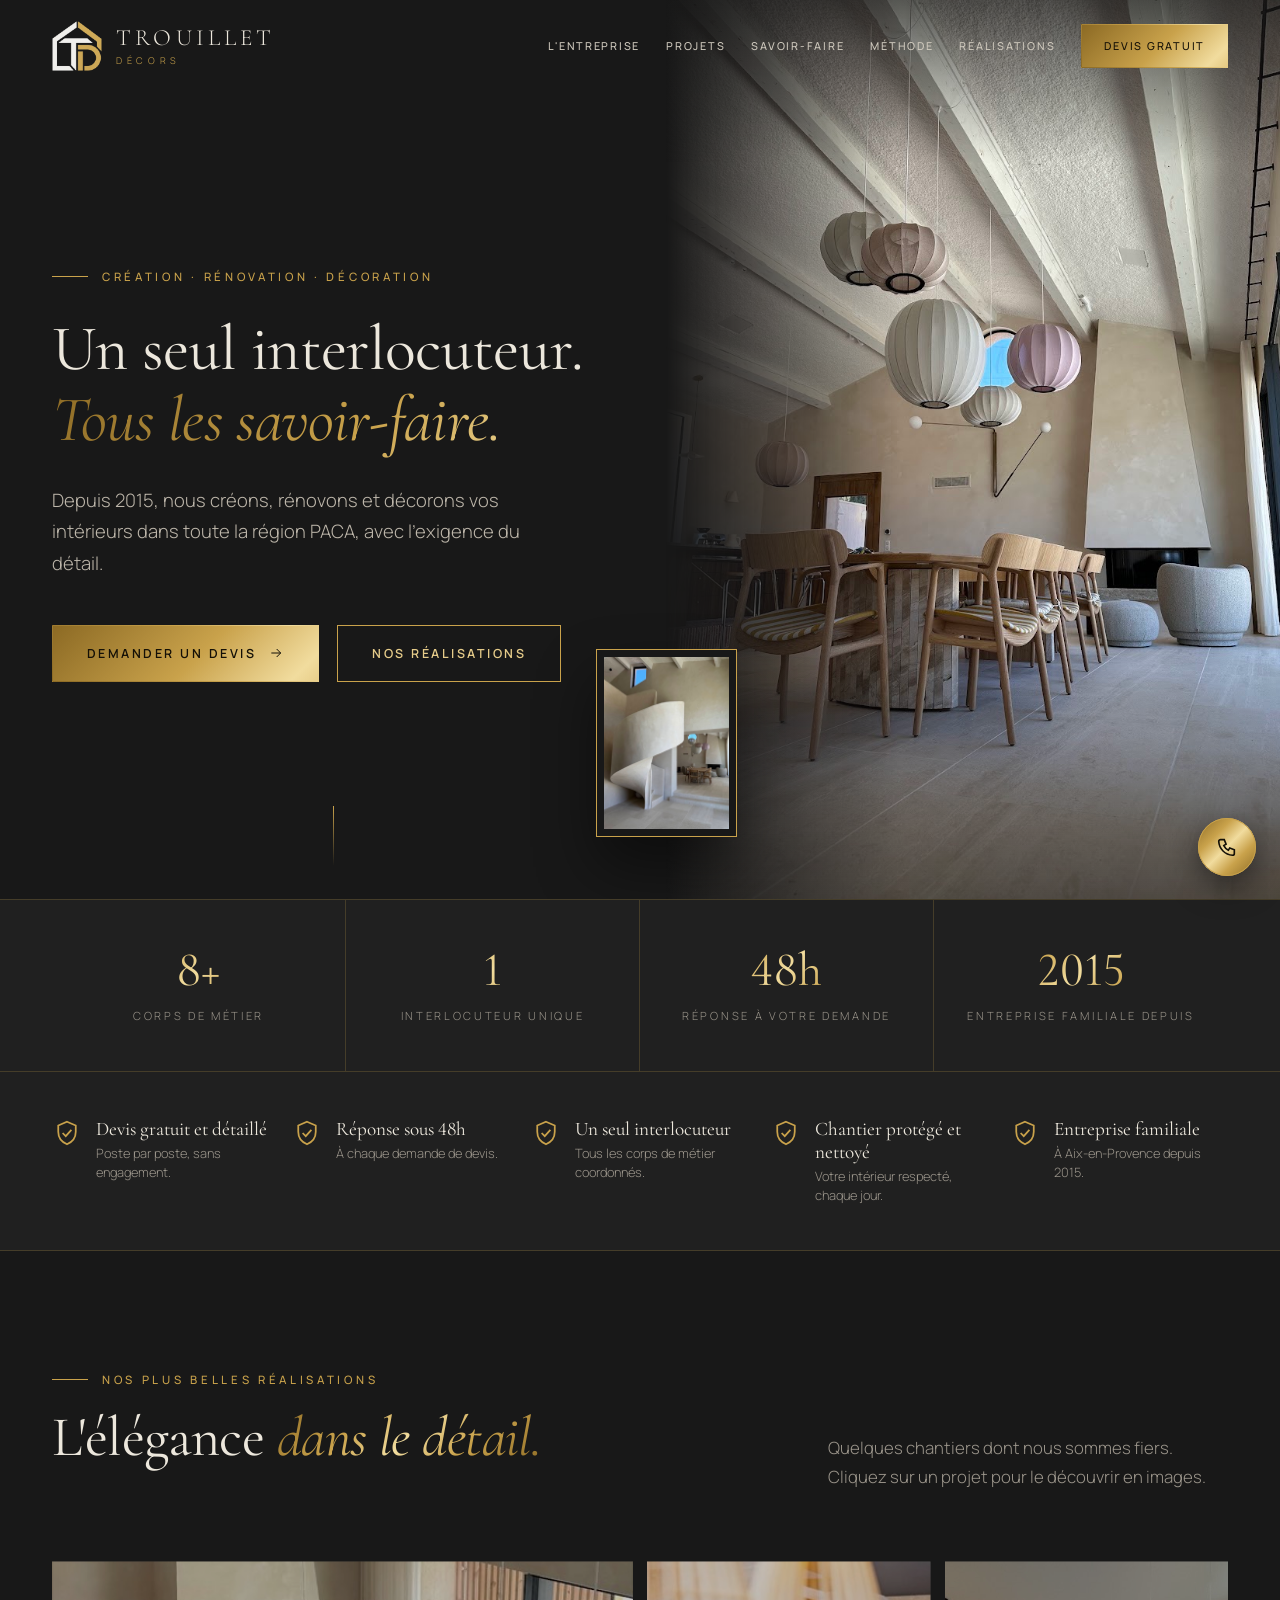
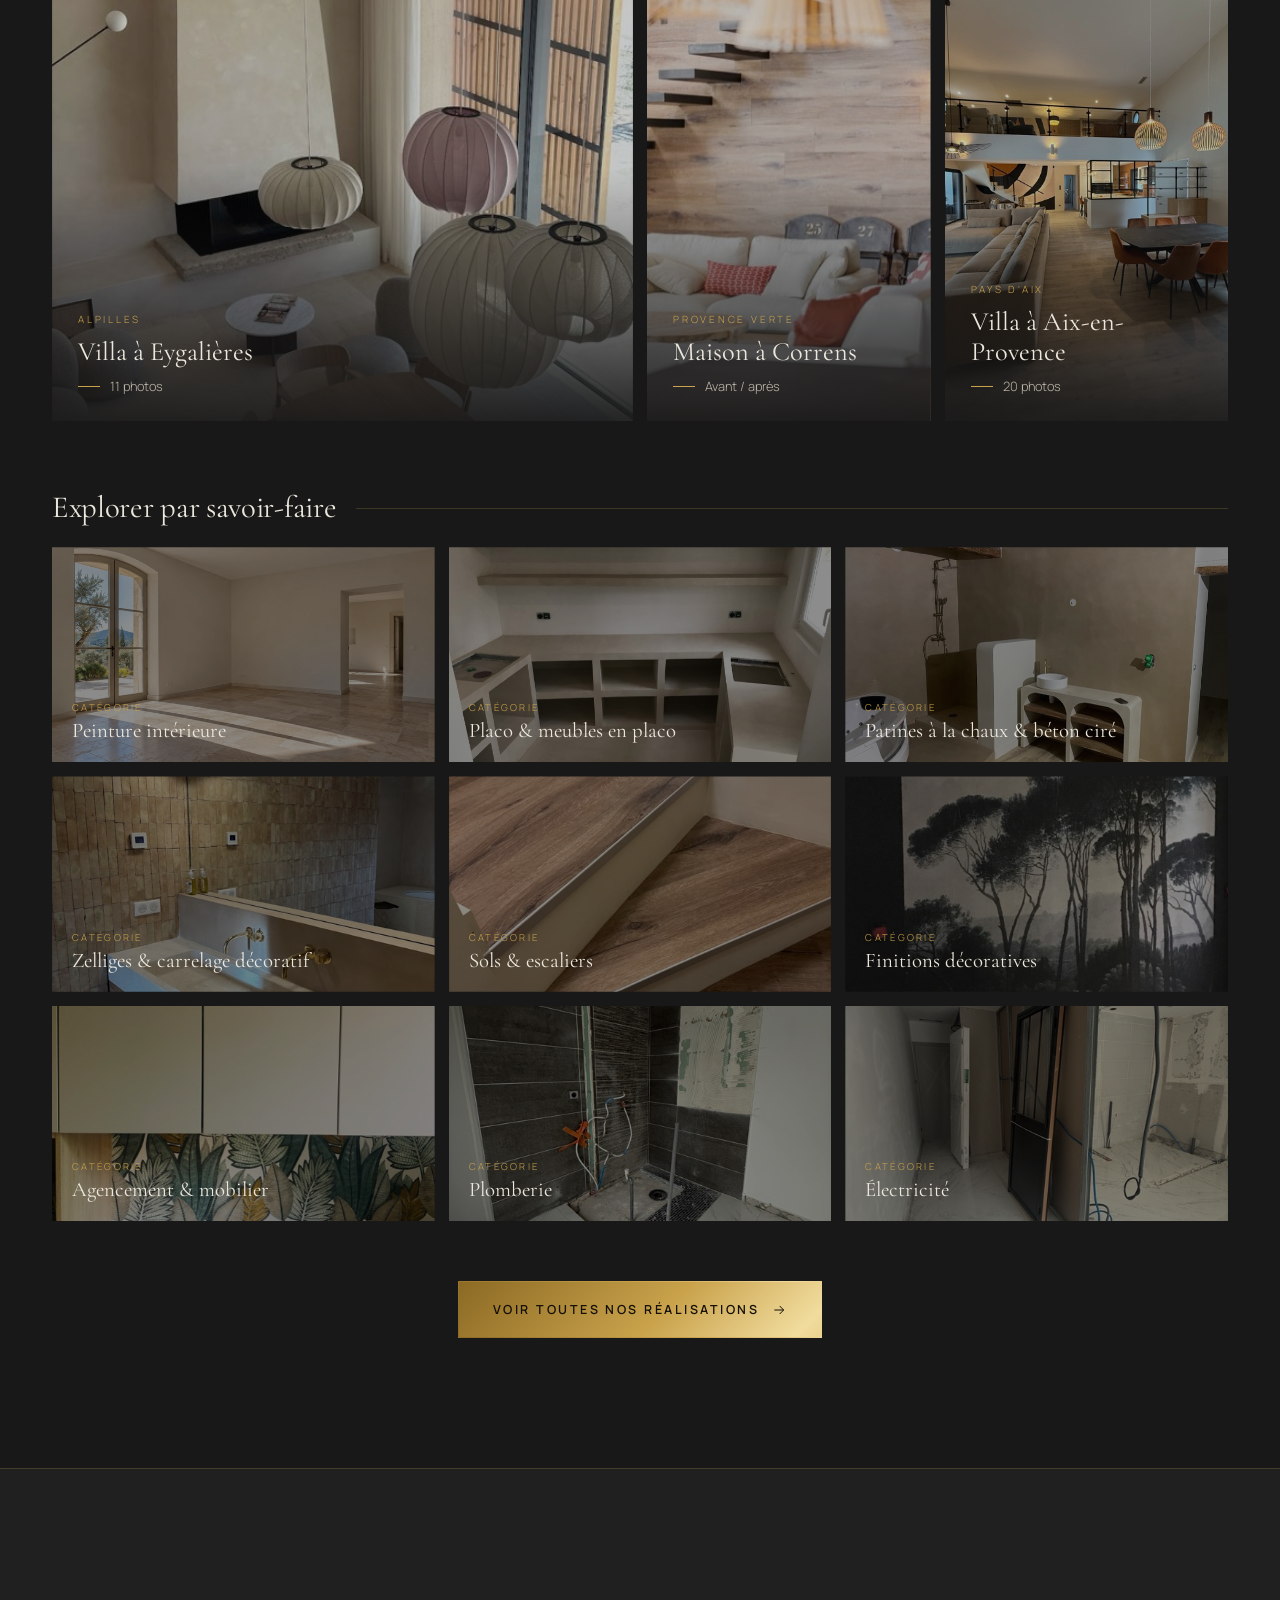
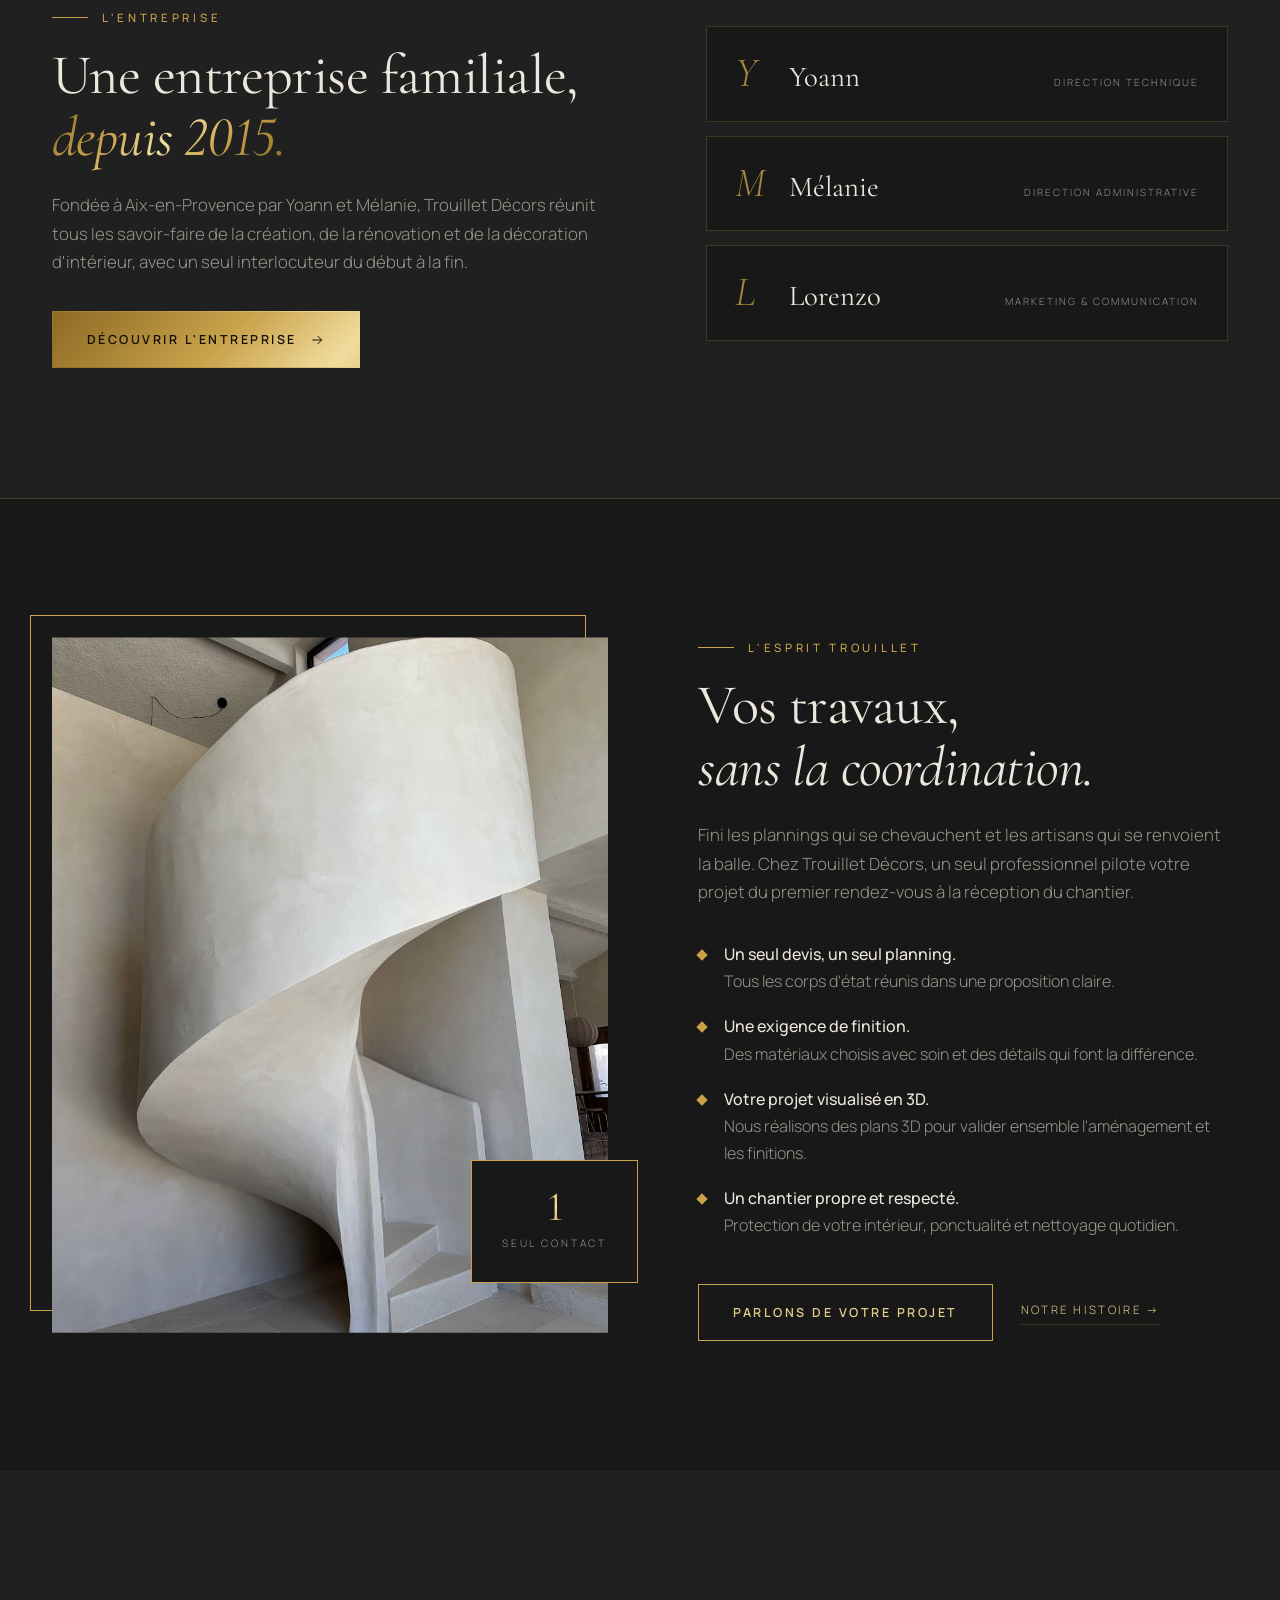
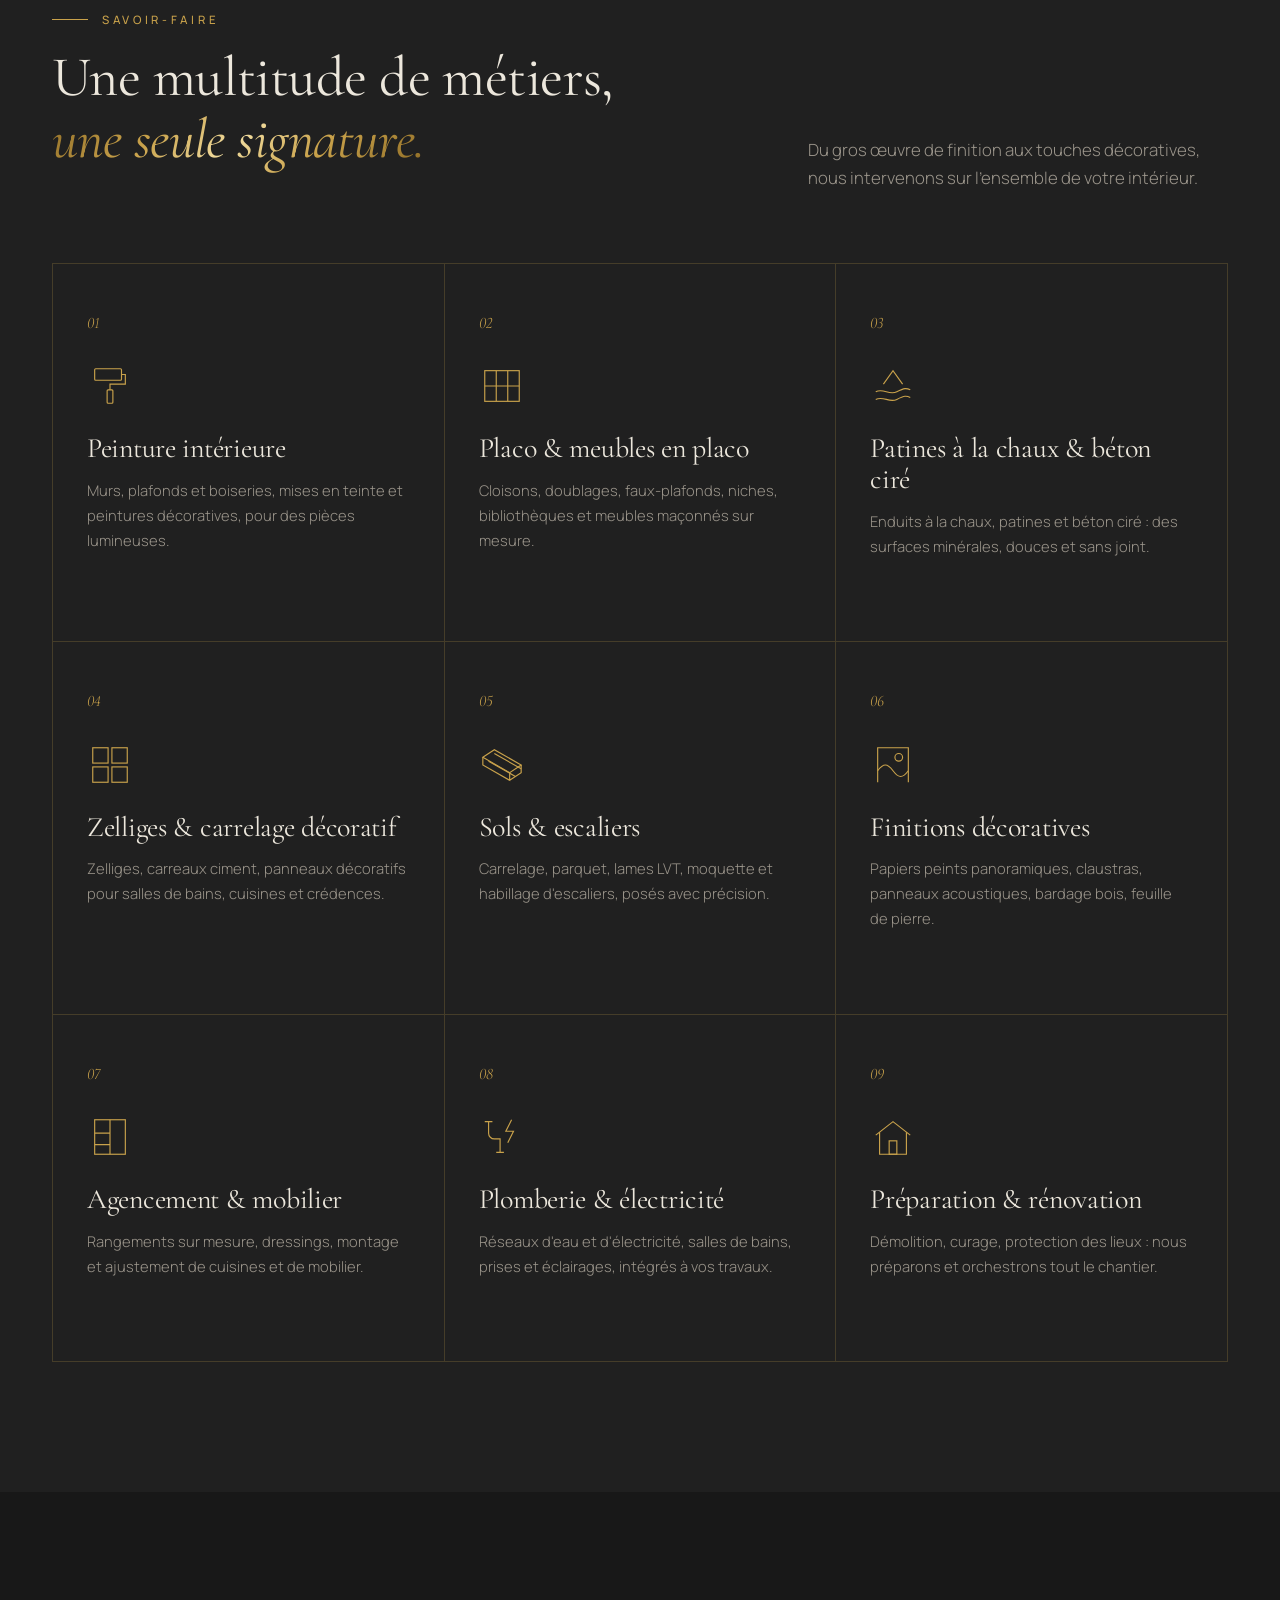
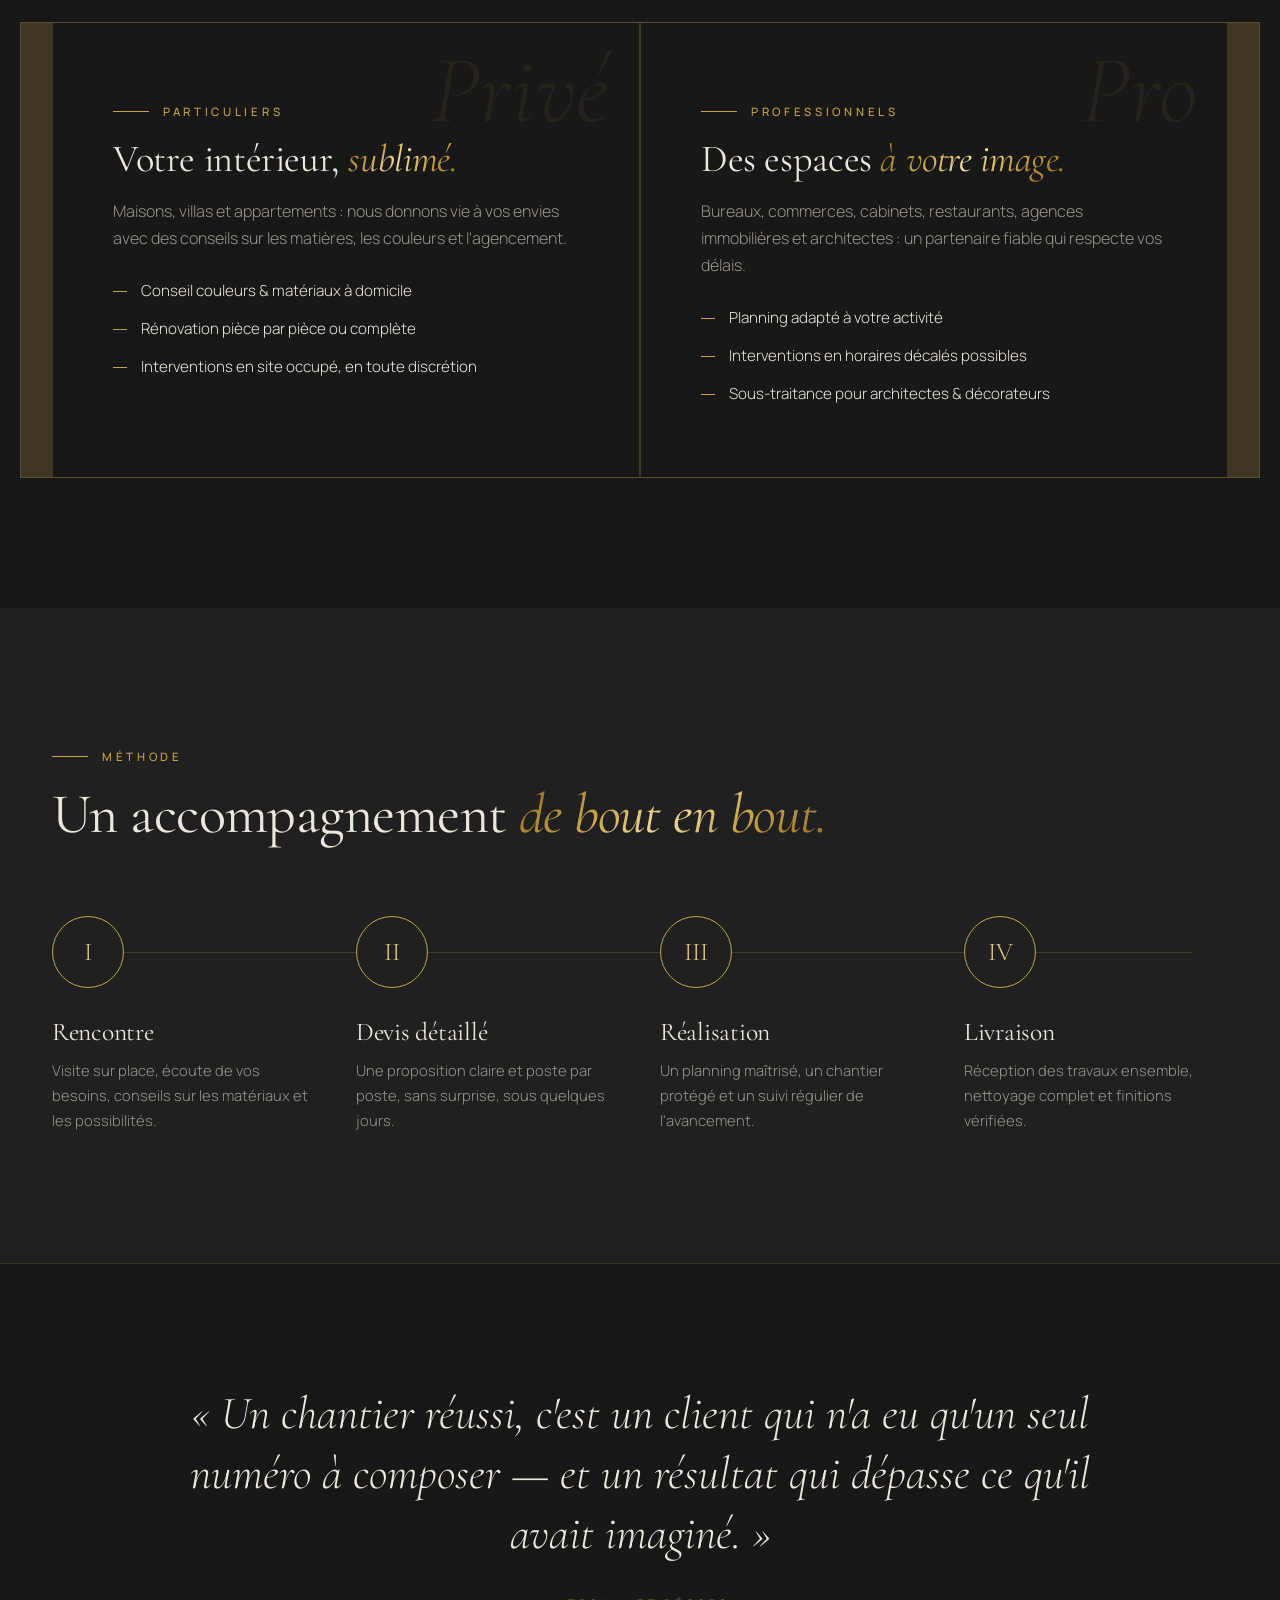
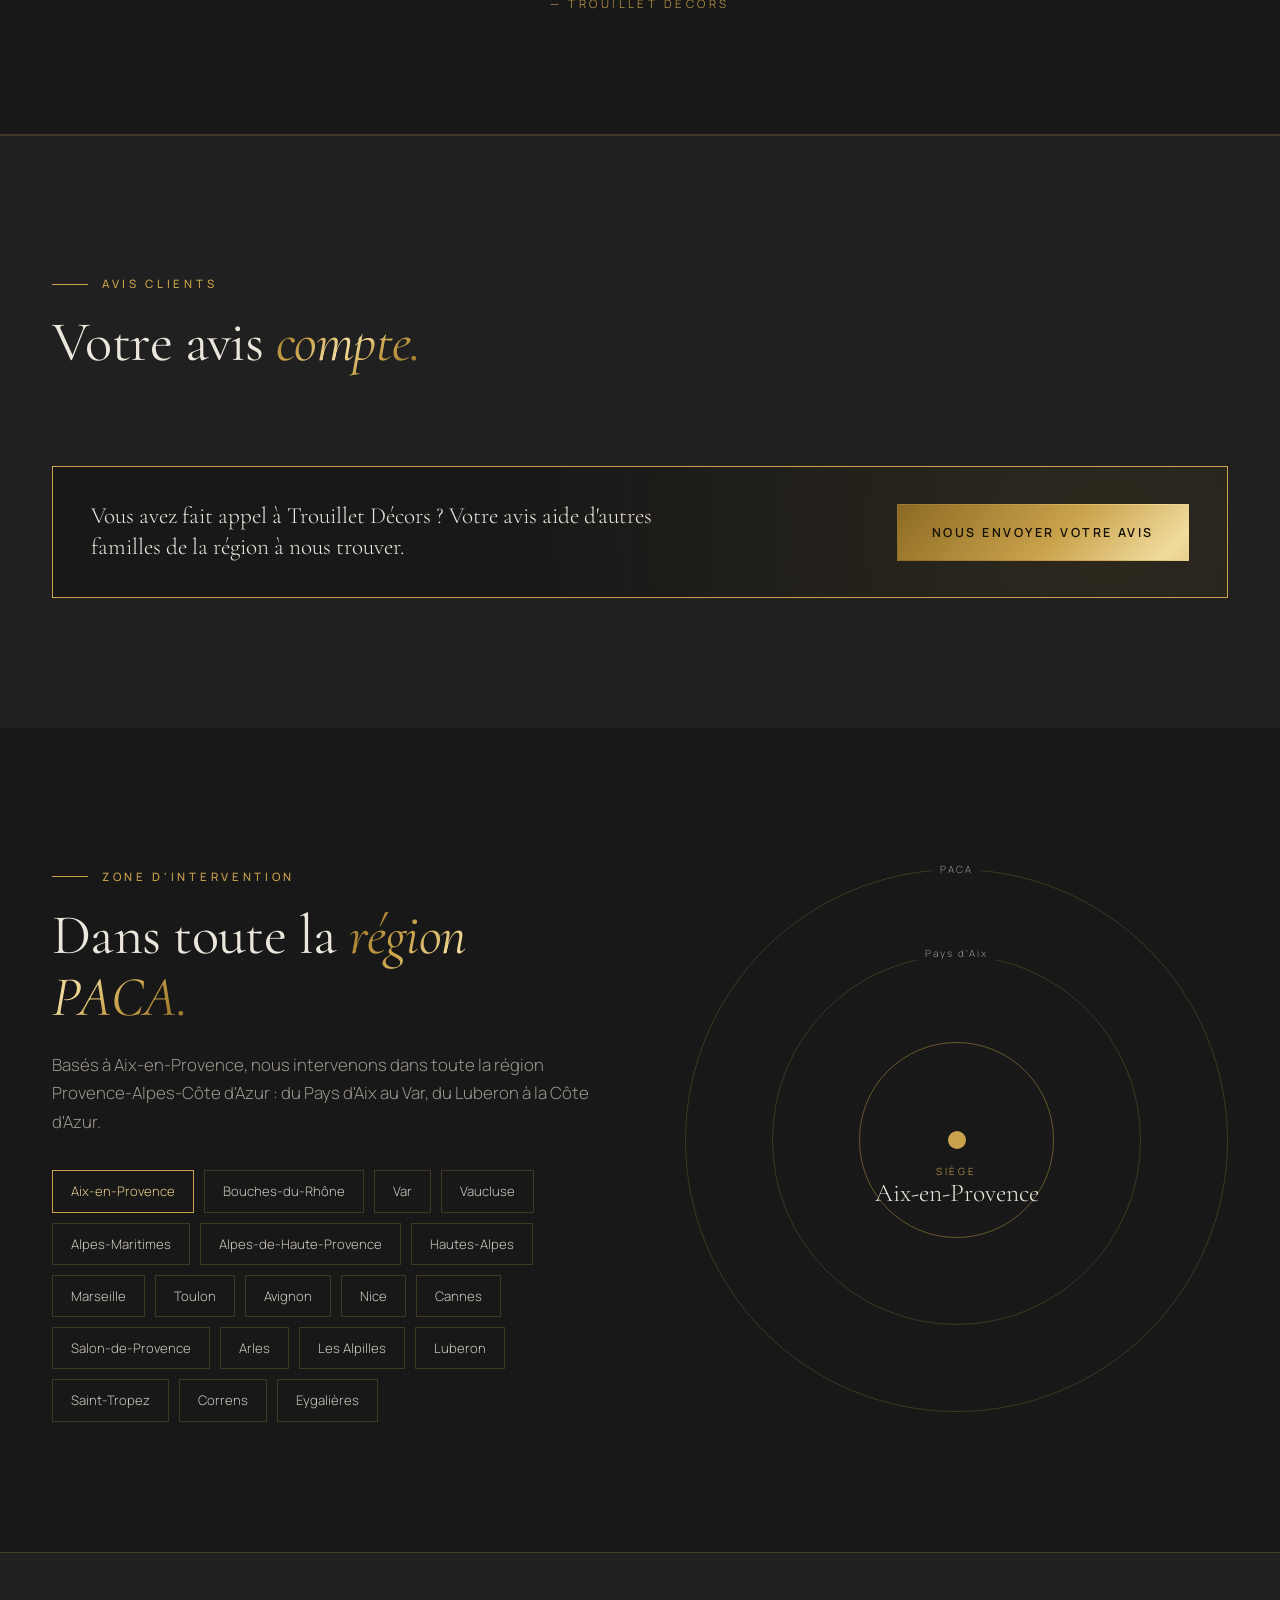
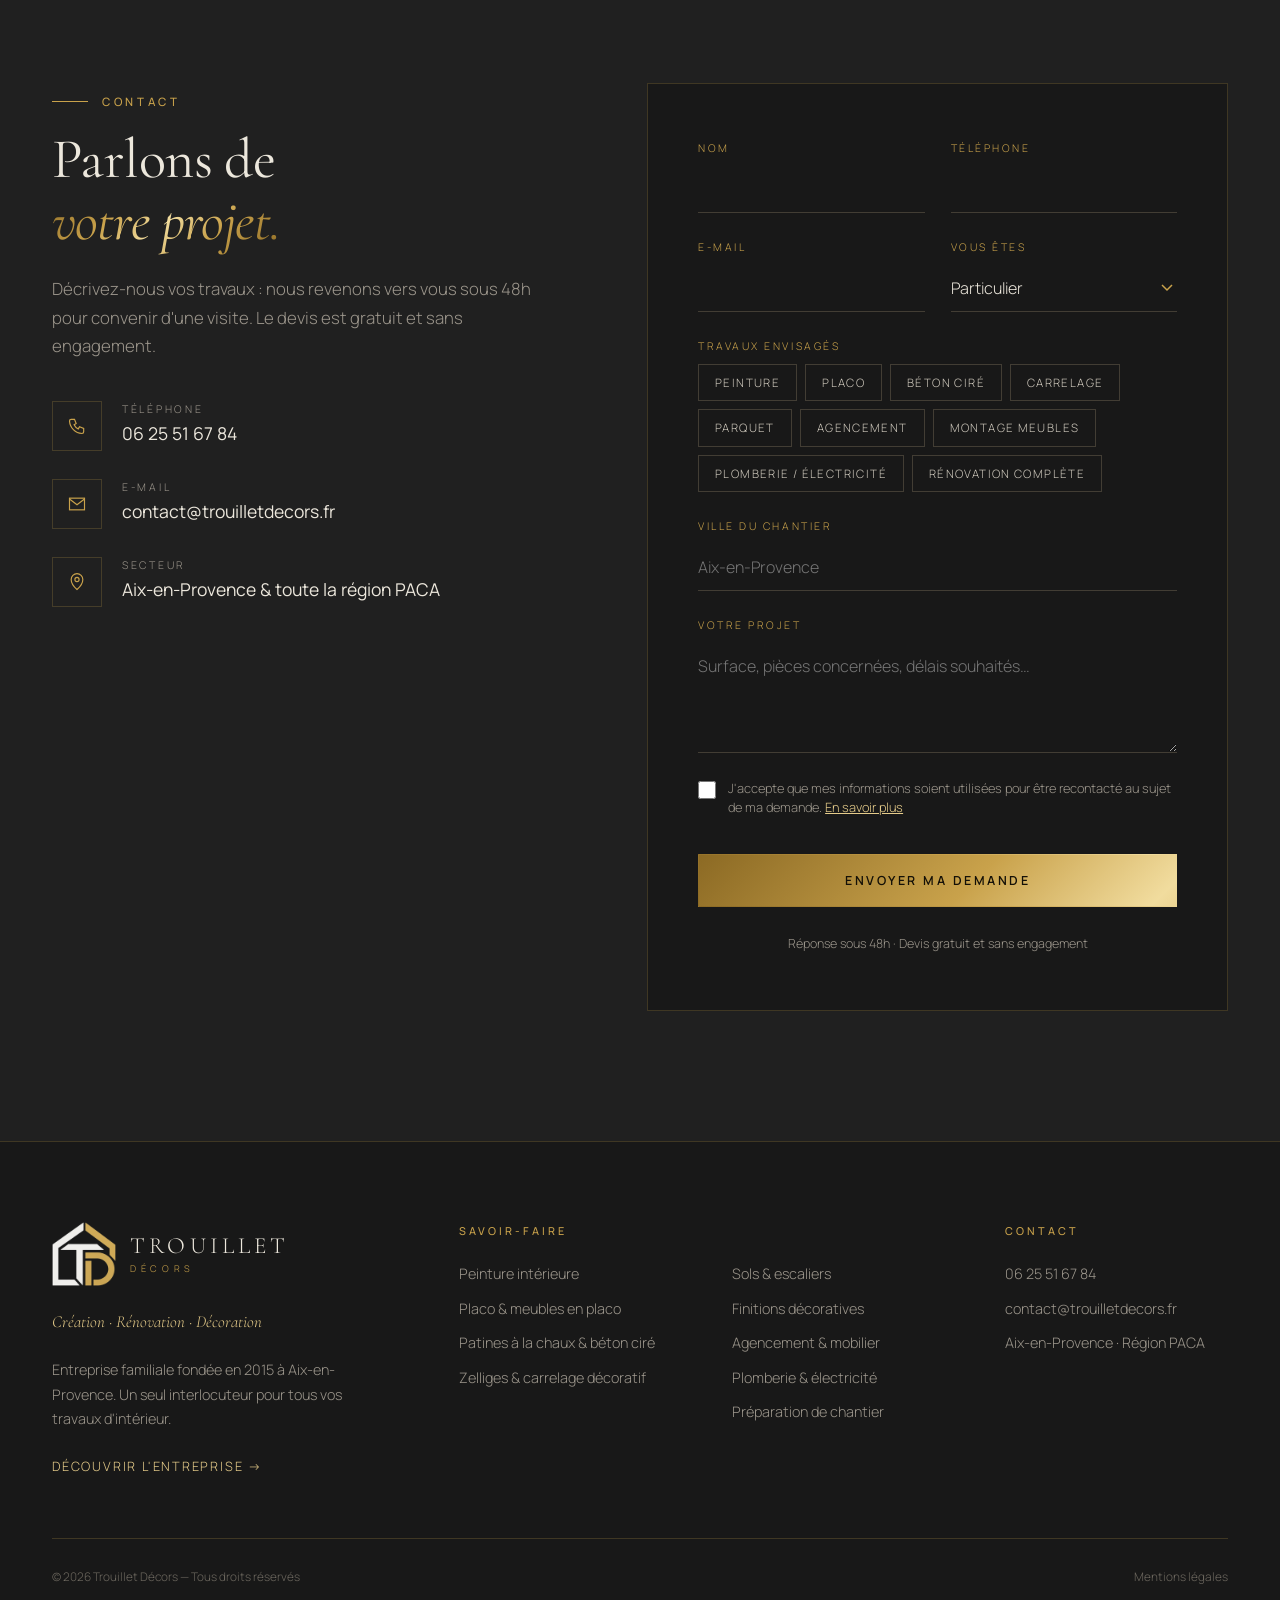
<file: index.html>
<!doctype html>
<html lang="fr">
<head>
<meta charset="utf-8">
<script>document.documentElement.classList.add('js')</script>
<meta name="viewport" content="width=device-width, initial-scale=1, viewport-fit=cover">
<meta name="theme-color" content="#181818">
<link rel="preload" as="image" href="images/eygalieres/full/eygalieres-09.jpg">
<title>Trouillet Décors — Création, rénovation & décoration à Aix-en-Provence</title>
<meta name="description" content="Trouillet Décors, création, rénovation et décoration d'intérieur depuis 2015 : peinture, placo, patines à la chaux, béton ciré, zelliges, carrelage, parquet, papiers peints, agencement et montage de mobilier à Aix-en-Provence et dans toute la région PACA. Un seul interlocuteur pour tous vos travaux de finition.">
<link rel="canonical" href="https://www.trouilletdecors.fr/">
<meta property="og:type" content="website">
<meta property="og:site_name" content="Trouillet Décors">
<meta property="og:locale" content="fr_FR">
<meta property="og:url" content="https://www.trouilletdecors.fr/">
<meta property="og:title" content="Trouillet Décors — Création, rénovation & décoration à Aix-en-Provence">
<meta property="og:description" content="Trouillet Décors, création, rénovation et décoration d'intérieur depuis 2015 : peinture, placo, patines à la chaux, béton ciré, zelliges, carrelage, parquet, papiers peints, agencement et montage de mobilier à Aix-en-Provence et dans toute la région PACA. Un seul interlocuteur pour tous vos travaux de finition.">
<meta property="og:image" content="https://www.trouilletdecors.fr/images/eygalieres/full/eygalieres-09.jpg">
<script type="application/ld+json">{"@context": "https://schema.org", "@type": "HomeAndConstructionBusiness", "@id": "https://www.trouilletdecors.fr/#entreprise", "name": "Trouillet Décors", "url": "https://www.trouilletdecors.fr/", "logo": "https://www.trouilletdecors.fr/images/logo/apple-touch-icon.png", "image": "https://www.trouilletdecors.fr/images/eygalieres/full/eygalieres-09.jpg", "description": "Entreprise du bâtiment : création, rénovation et décoration intérieure clé en main. Peinture, placo, béton ciré, zelliges, sols, agencement, plomberie et électricité.", "telephone": "+33625516784", "email": "contact@trouilletdecors.fr", "foundingDate": "2015", "address": {"@type": "PostalAddress", "addressLocality": "Aix-en-Provence", "postalCode": "13100", "addressRegion": "Provence-Alpes-Côte d'Azur", "addressCountry": "FR"}, "areaServed": [{"@type": "City", "name": "Aix-en-Provence"}, {"@type": "City", "name": "Marseille"}, {"@type": "City", "name": "Toulon"}, {"@type": "City", "name": "Avignon"}, {"@type": "City", "name": "Nice"}, {"@type": "City", "name": "Salon-de-Provence"}, {"@type": "AdministrativeArea", "name": "Provence-Alpes-Côte d'Azur"}], "knowsAbout": ["Peinture intérieure", "Placo", "Béton ciré", "Enduit à la chaux", "Zelliges", "Pose de sols", "Papier peint", "Agencement sur mesure", "Plomberie", "Électricité", "Rénovation intérieure"]}</script>
<link rel="preconnect" href="https://fonts.googleapis.com">
<link rel="preconnect" href="https://fonts.gstatic.com" crossorigin>
<link href="https://fonts.googleapis.com/css2?family=Cormorant+Garamond:ital,wght@0,400;0,500;0,600;1,400&family=Manrope:wght@300;400;500;600&display=swap" rel="stylesheet">
<link rel="icon" type="image/png" href="images/logo/favicon-64.png">
<link rel="apple-touch-icon" href="images/logo/apple-touch-icon.png">
<link rel="stylesheet" href="site.css?v=202610281154">
</head>
<body>
<div class="progress" aria-hidden="true"></div>
<div class="intro" aria-hidden="true"><img src="images/logo/logo-td-160.png" alt=""><span></span><em>Création · Rénovation · Décoration</em></div>

<header id="top">
  <div class="wrap nav">
    <a href="index.html" class="logo" aria-label="Trouillet Décors — accueil">
      <img class="logo-img" src="images/logo/logo-td-160.png" alt="" width="160" height="160">
      <span class="logo-txt">TROUILLET<small>DÉCORS</small></span>
    </a>
    <nav class="menu" id="menu">
      <a href="entreprise.html">L'entreprise</a>
      <a href="#projets">Projets</a>
      <a href="#savoir-faire">Savoir-faire</a>
      <a href="#methode">Méthode</a>
      <a href="realisations.html">Réalisations</a>
      <a href="#contact" class="btn btn-gold">Devis gratuit</a>
      <div class="menu-foot"><a href="tel:+33625516784">06 25 51 67 84</a><span>Aix-en-Provence & PACA</span></div>
    </nav>
    <nav class="quick" aria-label="Accès rapide"><a href="entreprise.html">L'entreprise</a><a href="realisations.html">Réalisations</a></nav>
    <button class="burger" id="burger" aria-label="Menu"><span></span><span></span><span></span></button>
  </div>
</header>

<!-- HERO -->
<section class="hero">
  <div class="hero-media">
    <img class="hero-main" src="images/eygalieres/full/eygalieres-09.jpg" alt="Villa à Eygalières : pièce de vie en double hauteur, murs enduits à la chaux" fetchpriority="high">
    <figure class="hero-inset"><img src="images/eygalieres/thumb/eygalieres-10.jpg" alt="Escalier hélicoïdal sculpté à la chaux"></figure>
  </div>
  <div class="wrap hero-content">
    <span class="eyebrow rv">Création · Rénovation · Décoration</span>
    <h1 class="hero-title"><span class="ln"><span>Un seul interlocuteur.</span></span><span class="ln"><span><em class="gold shimmer">Tous les savoir-faire.</em></span></span></h1>
    <p class="rv d2">Depuis 2015, nous créons, rénovons et décorons vos intérieurs dans toute la région PACA, avec l'exigence du détail.</p>
    <div class="hero-ctas rv d3">
      <a href="#contact" class="btn btn-gold">Demander un devis
        <svg viewBox="0 0 24 24" fill="none" stroke="currentColor" stroke-width="1.5"><path d="M5 12h14M13 6l6 6-6 6"/></svg></a>
      <a href="#projets" class="btn btn-ghost">Nos réalisations</a>
    </div>
  </div>
  <div class="scroll-cue"></div>
</section>

<!-- STATS -->
<section class="stats">
  <div class="wrap">
    <div class="stat"><b class="gold" data-count="8" data-suffix="+">8+</b><span>Corps de métier</span></div>
    <div class="stat"><b class="gold">1</b><span>Interlocuteur unique</span></div>
    <div class="stat"><b class="gold" data-count="48" data-suffix="h">48h</b><span>Réponse à votre demande</span></div>
    <div class="stat"><b class="gold">2015</b><span>Entreprise familiale depuis</span></div>
  </div>
</section>

<!-- GARANTIES (générées depuis confiance.js) -->
<section class="garanties" id="garanties" hidden></section>

<!-- PROJETS -->
<section id="projets" class="projets-home">
  <div class="wrap">
    <div class="sec-head">
      <div>
        <span class="eyebrow rv">Nos plus belles réalisations</span>
        <h2 class="rv d1">L'élégance <em class="gold">dans le détail.</em></h2>
      </div>
      <p class="lead rv d2" style="max-width:400px">Quelques chantiers dont nous sommes fiers. Cliquez sur un projet pour le découvrir en images.</p>
    </div>
    <div class="projects" id="home-projects">
      <a href="realisations.html#projets" class="proj big rv" data-project="eygalieres"><img src="images/eygalieres/full/eygalieres-02.jpg" srcset="images/eygalieres/thumb/eygalieres-02.jpg 700w, images/eygalieres/full/eygalieres-02.jpg 1200w" sizes="(max-width:600px) 85vw, 50vw" alt="Villa à Eygalières" loading="lazy"><div class="proj-txt"><small>Alpilles</small><b>Villa à Eygalières</b><span>11 photos</span></div></a>
      <a href="realisations.html#projets" class="proj rv d1" data-project="correns"><img src="images/correns/thumb/correns-10.jpg" alt="Maison contemporaine à Correns" loading="lazy"><div class="proj-txt"><small>Provence Verte</small><b>Maison à Correns</b><span>Avant / après</span></div></a>
      <a href="realisations.html#projets" class="proj rv d2" data-project="villa-saint-maximin"><img src="images/villa-saint-maximin/thumb/villa-saint-maximin-03.jpg" alt="Villa à Aix-en-Provence" loading="lazy"><div class="proj-txt"><small>Pays d'Aix</small><b>Villa à Aix-en-Provence</b><span>20 photos</span></div></a>
    </div>
    <div class="swipe-hint"><span></span>Faites glisser pour voir les projets</div>
    <h3 class="cats-title rv">Explorer par savoir-faire</h3>
    <div class="cats">
      <a href="peinture-aix-en-provence.html" class="cat rv"><img src="images/peinture/thumb/peinture-05.jpg" alt="Peinture intérieure" loading="lazy"><div><small>Catégorie</small><b>Peinture intérieure</b></div></a>
      <a href="placo-aix-en-provence.html" class="cat rv d1"><img src="images/placo/thumb/placo-11.jpg" alt="Placo & meubles en placo" loading="lazy"><div><small>Catégorie</small><b>Placo & meubles en placo</b></div></a>
      <a href="beton-cire-enduit-chaux-aix-en-provence.html" class="cat rv d2"><img src="images/patines/thumb/patines-03.jpg" alt="Patines à la chaux & béton ciré" loading="lazy"><div><small>Catégorie</small><b>Patines à la chaux & béton ciré</b></div></a>
      <a href="zelliges-carrelage-aix-en-provence.html" class="cat rv d3"><img src="images/zelliges/thumb/zelliges-07.jpg" alt="Zelliges & carrelage décoratif" loading="lazy"><div><small>Catégorie</small><b>Zelliges & carrelage décoratif</b></div></a>
      <a href="pose-sols-aix-en-provence.html" class="cat rv"><img src="images/sols/thumb/sols-05.jpg" alt="Sols & escaliers" loading="lazy"><div><small>Catégorie</small><b>Sols & escaliers</b></div></a>
      <a href="papier-peint-decoration-aix-en-provence.html" class="cat rv d1"><img src="images/finitions/thumb/finitions-40.jpg" alt="Finitions décoratives" loading="lazy"><div><small>Catégorie</small><b>Finitions décoratives</b></div></a>
      <a href="agencement-sur-mesure-aix-en-provence.html" class="cat rv d2"><img src="images/agencement/thumb/agencement-01.jpg" alt="Agencement & mobilier" loading="lazy"><div><small>Catégorie</small><b>Agencement & mobilier</b></div></a>
      <a href="plomberie-electricite-aix-en-provence.html#g0" class="cat rv"><img src="images/plomberie/thumb/plomberie-02.jpg" alt="Plomberie" loading="lazy"><div><small>Catégorie</small><b>Plomberie</b></div></a>
      <a href="plomberie-electricite-aix-en-provence.html#g1" class="cat rv d1"><img src="images/plomberie/thumb/plomberie-03.jpg" alt="Électricité" loading="lazy"><div><small>Catégorie</small><b>Électricité</b></div></a>
    </div>
    <div class="center rv"><a href="realisations.html" class="btn btn-gold">Voir toutes nos réalisations
      <svg viewBox="0 0 24 24" fill="none" stroke="currentColor" stroke-width="1.5"><path d="M5 12h14M13 6l6 6-6 6"/></svg></a></div>
  </div>
</section>

<!-- L'ENTREPRISE (aperçu) -->
<section class="about-teaser" id="entreprise">
  <div class="wrap">
    <div class="teaser-grid">
      <div>
        <span class="eyebrow rv">L'entreprise</span>
        <h2 class="rv d1">Une entreprise familiale,<br><em class="gold">depuis 2015.</em></h2>
        <p class="lead rv d2">Fondée à Aix-en-Provence par Yoann et Mélanie, Trouillet Décors réunit tous les savoir-faire de la création, de la rénovation et de la décoration d'intérieur, avec un seul interlocuteur du début à la fin.</p>
        <a href="entreprise.html" class="btn btn-gold rv d3">Découvrir l'entreprise
          <svg viewBox="0 0 24 24" fill="none" stroke="currentColor" stroke-width="1.5"><path d="M5 12h14M13 6l6 6-6 6"/></svg></a>
      </div>
      <div class="teaser-team">
        <a href="entreprise.html" class="tt rv"><span class="mono">Y</span><b>Yoann</b><small>Direction technique</small></a>
        <a href="entreprise.html" class="tt rv d1"><span class="mono">M</span><b>Mélanie</b><small>Direction administrative</small></a>
        <a href="entreprise.html" class="tt rv d2"><span class="mono">L</span><b>Lorenzo</b><small>Marketing & communication</small></a>
      </div>
    </div>
  </div>
</section>

<!-- CONCEPT -->
<section class="concept" id="concept">
  <div class="wrap">
    <div class="concept-img rv">
      <img src="images/eygalieres/full/eygalieres-11.jpg" alt="Escalier sculpté enduit à la chaux — villa à Eygalières" loading="lazy">
      <div class="badge"><b class="gold">1</b><span>Seul contact</span></div>
    </div>
    <div>
      <span class="eyebrow rv">L'esprit Trouillet</span>
      <h2 class="rv d1">Vos travaux,<br><em>sans la coordination.</em></h2>
      <p class="lead rv d2">Fini les plannings qui se chevauchent et les artisans qui se renvoient la balle. Chez Trouillet Décors, un seul professionnel pilote votre projet du premier rendez-vous à la réception du chantier.</p>
      <ul class="check rv d2">
        <li><div><strong>Un seul devis, un seul planning.</strong><br><span>Tous les corps d'état réunis dans une proposition claire.</span></div></li>
        <li><div><strong>Une exigence de finition.</strong><br><span>Des matériaux choisis avec soin et des détails qui font la différence.</span></div></li>
        <li><div><strong>Votre projet visualisé en 3D.</strong><br><span>Nous réalisons des plans 3D pour valider ensemble l'aménagement et les finitions.</span></div></li>
        <li><div><strong>Un chantier propre et respecté.</strong><br><span>Protection de votre intérieur, ponctualité et nettoyage quotidien.</span></div></li>
      </ul>
      <div class="concept-ctas rv d3"><a href="#contact" class="btn btn-ghost">Parlons de votre projet</a><a href="entreprise.html" class="link-arrow">Notre histoire &rarr;</a></div>
    </div>
  </div>
</section>

<!-- SERVICES -->
<section class="services" id="savoir-faire">
  <div class="wrap">
    <div class="sec-head">
      <div>
        <span class="eyebrow rv">Savoir-faire</span>
        <h2 class="rv d1">Une multitude de métiers,<br><em class="gold">une seule signature.</em></h2>
      </div>
      <p class="lead rv d2" style="max-width:420px">Du gros œuvre de finition aux touches décoratives, nous intervenons sur l'ensemble de votre intérieur.</p>
    </div>
    <div class="grid-s">
      <a href="peinture-aix-en-provence.html" class="card rv" style="--bg:url('images/peinture/thumb/peinture-05.jpg')">
        <span class="num">01</span>
        <svg class="ico" viewBox="0 0 48 48" fill="none" stroke="currentColor" stroke-width="1.2"><rect x="8" y="6" width="28" height="12" rx="1"/><path d="M36 12h4v10H24v6"/><rect x="21" y="28" width="6" height="14" rx="1"/></svg>
        <h3>Peinture intérieure</h3>
        <p>Murs, plafonds et boiseries, mises en teinte et peintures décoratives, pour des pièces lumineuses.</p>
        <span class="more">Murs · Plafonds · Boiseries &rarr;</span>
      </a>
      <a href="placo-aix-en-provence.html" class="card rv d1" style="--bg:url('images/placo/thumb/placo-11.jpg')">
        <span class="num">02</span>
        <svg class="ico" viewBox="0 0 48 48" fill="none" stroke="currentColor" stroke-width="1.2"><rect x="6" y="8" width="36" height="32"/><path d="M18 8v32M30 8v32M6 24h36"/></svg>
        <h3>Placo & meubles en placo</h3>
        <p>Cloisons, doublages, faux-plafonds, niches, bibliothèques et meubles maçonnés sur mesure.</p>
        <span class="more">Redistribution des espaces &rarr;</span>
      </a>
      <a href="beton-cire-enduit-chaux-aix-en-provence.html" class="card rv d2" style="--bg:url('images/patines/thumb/patines-03.jpg')">
        <span class="num">03</span>
        <svg class="ico" viewBox="0 0 48 48" fill="none" stroke="currentColor" stroke-width="1.2"><path d="M6 30c8-4 14 4 22 0s10-4 14-2"/><path d="M6 38c8-4 14 4 22 0s10-4 14-2"/><path d="M14 22l10-14 10 14"/></svg>
        <h3>Patines à la chaux & béton ciré</h3>
        <p>Enduits à la chaux, patines et béton ciré : des surfaces minérales, douces et sans joint.</p>
        <span class="more">Murs · Sols · Salles d'eau &rarr;</span>
      </a>
      <a href="zelliges-carrelage-aix-en-provence.html" class="card rv d3" style="--bg:url('images/zelliges/thumb/zelliges-07.jpg')">
        <span class="num">04</span>
        <svg class="ico" viewBox="0 0 48 48" fill="none" stroke="currentColor" stroke-width="1.2"><rect x="6" y="6" width="16" height="16"/><rect x="26" y="6" width="16" height="16"/><rect x="6" y="26" width="16" height="16"/><rect x="26" y="26" width="16" height="16"/></svg>
        <h3>Zelliges & carrelage décoratif</h3>
        <p>Zelliges, carreaux ciment, panneaux décoratifs pour salles de bains, cuisines et crédences.</p>
        <span class="more">Salles de bains · Crédences &rarr;</span>
      </a>
      <a href="pose-sols-aix-en-provence.html" class="card rv" style="--bg:url('images/sols/thumb/sols-05.jpg')">
        <span class="num">05</span>
        <svg class="ico" viewBox="0 0 48 48" fill="none" stroke="currentColor" stroke-width="1.2"><path d="M4 16l12-8 28 16-12 8z"/><path d="M4 16v8l28 16v-8M44 24v8l-12 8"/><path d="M16 12l28 16M10 20l28 16"/></svg>
        <h3>Sols & escaliers</h3>
        <p>Carrelage, parquet, lames LVT, moquette et habillage d'escaliers, posés avec précision.</p>
        <span class="more">Carrelage · Parquet · LVT · Moquette &rarr;</span>
      </a>
      <a href="papier-peint-decoration-aix-en-provence.html" class="card rv d1" style="--bg:url('images/finitions/thumb/finitions-40.jpg')">
        <span class="num">06</span>
        <svg class="ico" viewBox="0 0 48 48" fill="none" stroke="currentColor" stroke-width="1.2"><path d="M8 42V6h32v36"/><path d="M8 30c6-8 10-8 16 0s10 8 16 0"/><circle cx="30" cy="16" r="4"/></svg>
        <h3>Finitions décoratives</h3>
        <p>Papiers peints panoramiques, claustras, panneaux acoustiques, bardage bois, feuille de pierre.</p>
        <span class="more">La touche qui signe un intérieur &rarr;</span>
      </a>
      <a href="agencement-sur-mesure-aix-en-provence.html" class="card rv d2" style="--bg:url('images/agencement/thumb/agencement-01.jpg')">
        <span class="num">07</span>
        <svg class="ico" viewBox="0 0 48 48" fill="none" stroke="currentColor" stroke-width="1.2"><rect x="8" y="6" width="32" height="36"/><path d="M24 6v36M8 20h16M8 32h16"/></svg>
        <h3>Agencement & mobilier</h3>
        <p>Rangements sur mesure, dressings, montage et ajustement de cuisines et de mobilier.</p>
        <span class="more">Conception · Montage &rarr;</span>
      </a>
      <a href="plomberie-electricite-aix-en-provence.html" class="card rv" style="--bg:url('images/plomberie/thumb/plomberie-02.jpg')">
        <span class="num">08</span>
        <svg class="ico" viewBox="0 0 48 48" fill="none" stroke="currentColor" stroke-width="1.2"><path d="M10 8v12a6 6 0 006 6h6v14"/><path d="M6 8h8M18 40h8"/><path d="M34 6l-6 12h8l-6 12"/></svg>
        <h3>Plomberie & électricité</h3>
        <p>Réseaux d'eau et d'électricité, salles de bains, prises et éclairages, intégrés à vos travaux.</p>
        <span class="more">Eau · Électricité · Éclairage &rarr;</span>
      </a>
      <a href="renovation-interieure-aix-en-provence.html" class="card rv d1" style="--bg:url('images/preparation/thumb/preparation-01.jpg')">
        <span class="num">09</span>
        <svg class="ico" viewBox="0 0 48 48" fill="none" stroke="currentColor" stroke-width="1.2"><path d="M6 22L24 8l18 14"/><path d="M10 19v23h28V19"/><rect x="20" y="28" width="8" height="14"/></svg>
        <h3>Préparation & rénovation</h3>
        <p>Démolition, curage, protection des lieux : nous préparons et orchestrons tout le chantier.</p>
        <span class="more">Du curage à la livraison &rarr;</span>
      </a>
    </div>
  </div>
</section>

<!-- CLIENTS -->
<section class="clients">
  <div class="wrap">
    <div class="client rv">
      <span class="tag">Privé</span>
      <span class="eyebrow">Particuliers</span>
      <h3>Votre intérieur, <em class="gold">sublimé.</em></h3>
      <p>Maisons, villas et appartements : nous donnons vie à vos envies avec des conseils sur les matières, les couleurs et l'agencement.</p>
      <ul>
        <li>Conseil couleurs & matériaux à domicile</li>
        <li>Rénovation pièce par pièce ou complète</li>
        <li>Interventions en site occupé, en toute discrétion</li>
      </ul>
    </div>
    <div class="client rv d1">
      <span class="tag">Pro</span>
      <span class="eyebrow">Professionnels</span>
      <h3>Des espaces <em class="gold">à votre image.</em></h3>
      <p>Bureaux, commerces, cabinets, restaurants, agences immobilières et architectes : un partenaire fiable qui respecte vos délais.</p>
      <ul>
        <li>Planning adapté à votre activité</li>
        <li>Interventions en horaires décalés possibles</li>
        <li>Sous-traitance pour architectes & décorateurs</li>
      </ul>
    </div>
  </div>
</section>

<!-- PROCESS -->
<section class="process" id="methode">
  <div class="wrap">
    <span class="eyebrow rv">Méthode</span>
    <h2 class="rv d1">Un accompagnement <em class="gold">de bout en bout.</em></h2>
    <div class="steps">
      <div class="step rv"><div class="dot">I</div><h3>Rencontre</h3><p>Visite sur place, écoute de vos besoins, conseils sur les matériaux et les possibilités.</p></div>
      <div class="step rv d1"><div class="dot">II</div><h3>Devis détaillé</h3><p>Une proposition claire et poste par poste, sans surprise, sous quelques jours.</p></div>
      <div class="step rv d2"><div class="dot">III</div><h3>Réalisation</h3><p>Un planning maîtrisé, un chantier protégé et un suivi régulier de l'avancement.</p></div>
      <div class="step rv d3"><div class="dot">IV</div><h3>Livraison</h3><p>Réception des travaux ensemble, nettoyage complet et finitions vérifiées.</p></div>
    </div>
  </div>
</section>

<!-- BAND -->
<section class="band">
  <div class="wrap">
    <blockquote class="rv">« Un chantier réussi, c'est un client qui n'a eu qu'un seul numéro à composer — et un résultat qui dépasse ce qu'il avait imaginé. »</blockquote>
    <div class="sig rv d1">— Trouillet Décors</div>
  </div>
</section>

<!-- AVIS CLIENTS (générés depuis confiance.js) -->
<section class="avis" id="avis" hidden></section>

<!-- ZONE -->
<section class="zone" id="zone">
  <div class="wrap">
    <div>
      <span class="eyebrow rv">Zone d'intervention</span>
      <h2 class="rv d1">Dans toute la <em class="gold">région PACA.</em></h2>
      <p class="lead rv d2">Basés à Aix-en-Provence, nous intervenons dans toute la région Provence-Alpes-Côte d'Azur : du Pays d'Aix au Var, du Luberon à la Côte d'Azur.</p>
      <div class="towns rv d3">
        <span class="main">Aix-en-Provence</span><span>Bouches-du-Rhône</span><span>Var</span><span>Vaucluse</span><span>Alpes-Maritimes</span><span>Alpes-de-Haute-Provence</span><span>Hautes-Alpes</span><span>Marseille</span><span>Toulon</span><span>Avignon</span><span>Nice</span><span>Cannes</span><span>Salon-de-Provence</span><span>Arles</span><span>Les Alpilles</span><span>Luberon</span><span>Saint-Tropez</span><span>Correns</span><span>Eygalières</span>
      </div>
    </div>
    <div class="map rv d1">
      <div class="ring"></div><div class="ring"></div><div class="ring"></div>
      <span class="km" style="top:-8px">PACA</span>
      <span class="km" style="top:14%">Pays d'Aix</span>
      <div class="pulse"></div>
      <div class="map-label"><small>Siège</small>Aix-en-Provence</div>
    </div>
  </div>
</section>

<!-- CONTACT -->
<section class="contact" id="contact">
  <div class="wrap">
    <div>
      <span class="eyebrow rv">Contact</span>
      <h2 class="rv d1">Parlons de<br><em class="gold">votre projet.</em></h2>
      <p class="lead rv d2">Décrivez-nous vos travaux : nous revenons vers vous sous 48h pour convenir d'une visite. Le devis est gratuit et sans engagement.</p>
      <div class="coords rv d3">
        <div class="coord"><div class="ci"><svg viewBox="0 0 24 24" fill="none" stroke="currentColor" stroke-width="1.4"><path d="M5 4h4l2 5-2.5 1.5a11 11 0 005 5L15 13l5 2v4a2 2 0 01-2 2A16 16 0 013 6a2 2 0 012-2"/></svg></div><div><small>Téléphone</small><b><a href="tel:+33625516784">06 25 51 67 84</a></b></div></div>
        <div class="coord"><div class="ci"><svg viewBox="0 0 24 24" fill="none" stroke="currentColor" stroke-width="1.4"><rect x="3" y="5" width="18" height="14"/><path d="M3 6l9 7 9-7"/></svg></div><div><small>E-mail</small><b><a href="mailto:contact@trouilletdecors.fr">contact@trouilletdecors.fr</a></b></div></div>
        <div class="coord"><div class="ci"><svg viewBox="0 0 24 24" fill="none" stroke="currentColor" stroke-width="1.4"><path d="M12 21s-7-6-7-12a7 7 0 0114 0c0 6-7 12-7 12z"/><circle cx="12" cy="9" r="2.5"/></svg></div><div><small>Secteur</small><b>Aix-en-Provence & toute la région PACA</b></div></div>
      </div>
    </div>
    <form class="rv d1" id="form">
      <div class="field"><label for="nom">Nom</label><input id="nom" name="nom" required></div>
      <div class="field"><label for="tel">Téléphone</label><input id="tel" name="tel" type="tel" required></div>
      <div class="field"><label for="email">E-mail</label><input id="email" name="email" type="email" required></div>
      <div class="field"><label for="type">Vous êtes</label><select id="type" name="type"><option>Particulier</option><option>Professionnel</option><option>Architecte / décorateur</option></select></div>
      <div class="field full"><label>Travaux envisagés</label>
        <div class="chips">
          <input type="checkbox" id="c1" value="Peinture"><label for="c1">Peinture</label>
          <input type="checkbox" id="c2" value="Placo"><label for="c2">Placo</label>
          <input type="checkbox" id="c3" value="Béton ciré"><label for="c3">Béton ciré</label>
          <input type="checkbox" id="c4" value="Carrelage"><label for="c4">Carrelage</label>
          <input type="checkbox" id="c5" value="Parquet"><label for="c5">Parquet</label>
          <input type="checkbox" id="c6" value="Agencement"><label for="c6">Agencement</label>
          <input type="checkbox" id="c7" value="Montage de meubles"><label for="c7">Montage meubles</label>
          <input type="checkbox" id="c9" value="Plomberie / électricité"><label for="c9">Plomberie / électricité</label>
          <input type="checkbox" id="c8" value="Rénovation complète"><label for="c8">Rénovation complète</label>
        </div>
      </div>
      <div class="field full"><label for="ville">Ville du chantier</label><input id="ville" name="ville" placeholder="Aix-en-Provence"></div>
      <div class="field full"><label for="msg">Votre projet</label><textarea id="msg" name="msg" placeholder="Surface, pièces concernées, délais souhaités…"></textarea></div>
      <input type="text" name="_honey" class="hp" tabindex="-1" autocomplete="off" aria-hidden="true">
      <label class="consent field full"><input type="checkbox" id="consent" required><span>J'accepte que mes informations soient utilisées pour être recontacté au sujet de ma demande. <a href="mentions-legales.html#donnees">En savoir plus</a></span></label>
      <button class="btn btn-gold" type="submit">Envoyer ma demande</button>
      <p class="form-status" id="form-status" role="status" aria-live="polite" hidden></p>
      <p class="form-note">Réponse sous 48h · Devis gratuit et sans engagement</p>
    </form>
  </div>
</section>

<footer>
  <div class="wrap">
    <div class="foot">
      <div>
        <a href="index.html" class="logo"><img class="logo-img" src="images/logo/logo-td-160.png" alt="" width="160" height="160"><span class="logo-txt">TROUILLET<small>DÉCORS</small></span></a>
        <p class="foot-tag">Création · Rénovation · Décoration</p>
        <p>Entreprise familiale fondée en 2015 à Aix-en-Provence. Un seul interlocuteur pour tous vos travaux d'intérieur.</p>
        <p><a href="entreprise.html" class="foot-link">Découvrir l'entreprise &rarr;</a></p>
      </div>
      <div><h4>Savoir-faire</h4><ul><li><a href="peinture-aix-en-provence.html">Peinture intérieure</a></li><li><a href="placo-aix-en-provence.html">Placo & meubles en placo</a></li><li><a href="beton-cire-enduit-chaux-aix-en-provence.html">Patines à la chaux & béton ciré</a></li><li><a href="zelliges-carrelage-aix-en-provence.html">Zelliges & carrelage décoratif</a></li></ul></div>
      <div><h4>&nbsp;</h4><ul><li><a href="pose-sols-aix-en-provence.html">Sols & escaliers</a></li><li><a href="papier-peint-decoration-aix-en-provence.html">Finitions décoratives</a></li><li><a href="agencement-sur-mesure-aix-en-provence.html">Agencement & mobilier</a></li><li><a href="plomberie-electricite-aix-en-provence.html">Plomberie & électricité</a></li><li><a href="renovation-interieure-aix-en-provence.html">Préparation de chantier</a></li></ul></div>
      <div><h4>Contact</h4><ul><li><a href="tel:+33625516784">06 25 51 67 84</a></li><li><a href="mailto:contact@trouilletdecors.fr">contact@trouilletdecors.fr</a></li><li>Aix-en-Provence · Région PACA</li></ul></div>
    </div>
    <div class="legal"><span>© <span id="y"></span> Trouillet Décors — Tous droits réservés</span><span><a href="mentions-legales.html">Mentions légales</a></span></div>
  </div>
</footer>

<a href="tel:+33625516784" class="float-call" aria-label="Appeler"><svg viewBox="0 0 24 24" fill="none" stroke="currentColor" stroke-width="1.8"><path d="M5 4h4l2 5-2.5 1.5a11 11 0 005 5L15 13l5 2v4a2 2 0 01-2 2A16 16 0 013 6a2 2 0 012-2"/></svg></a>

<script src="photos.js?v=202610281154"></script>
<script src="confiance.js?v=202610281154"></script>
<script src="site.js?v=202610281154"></script>
</body>
</html>
</file>
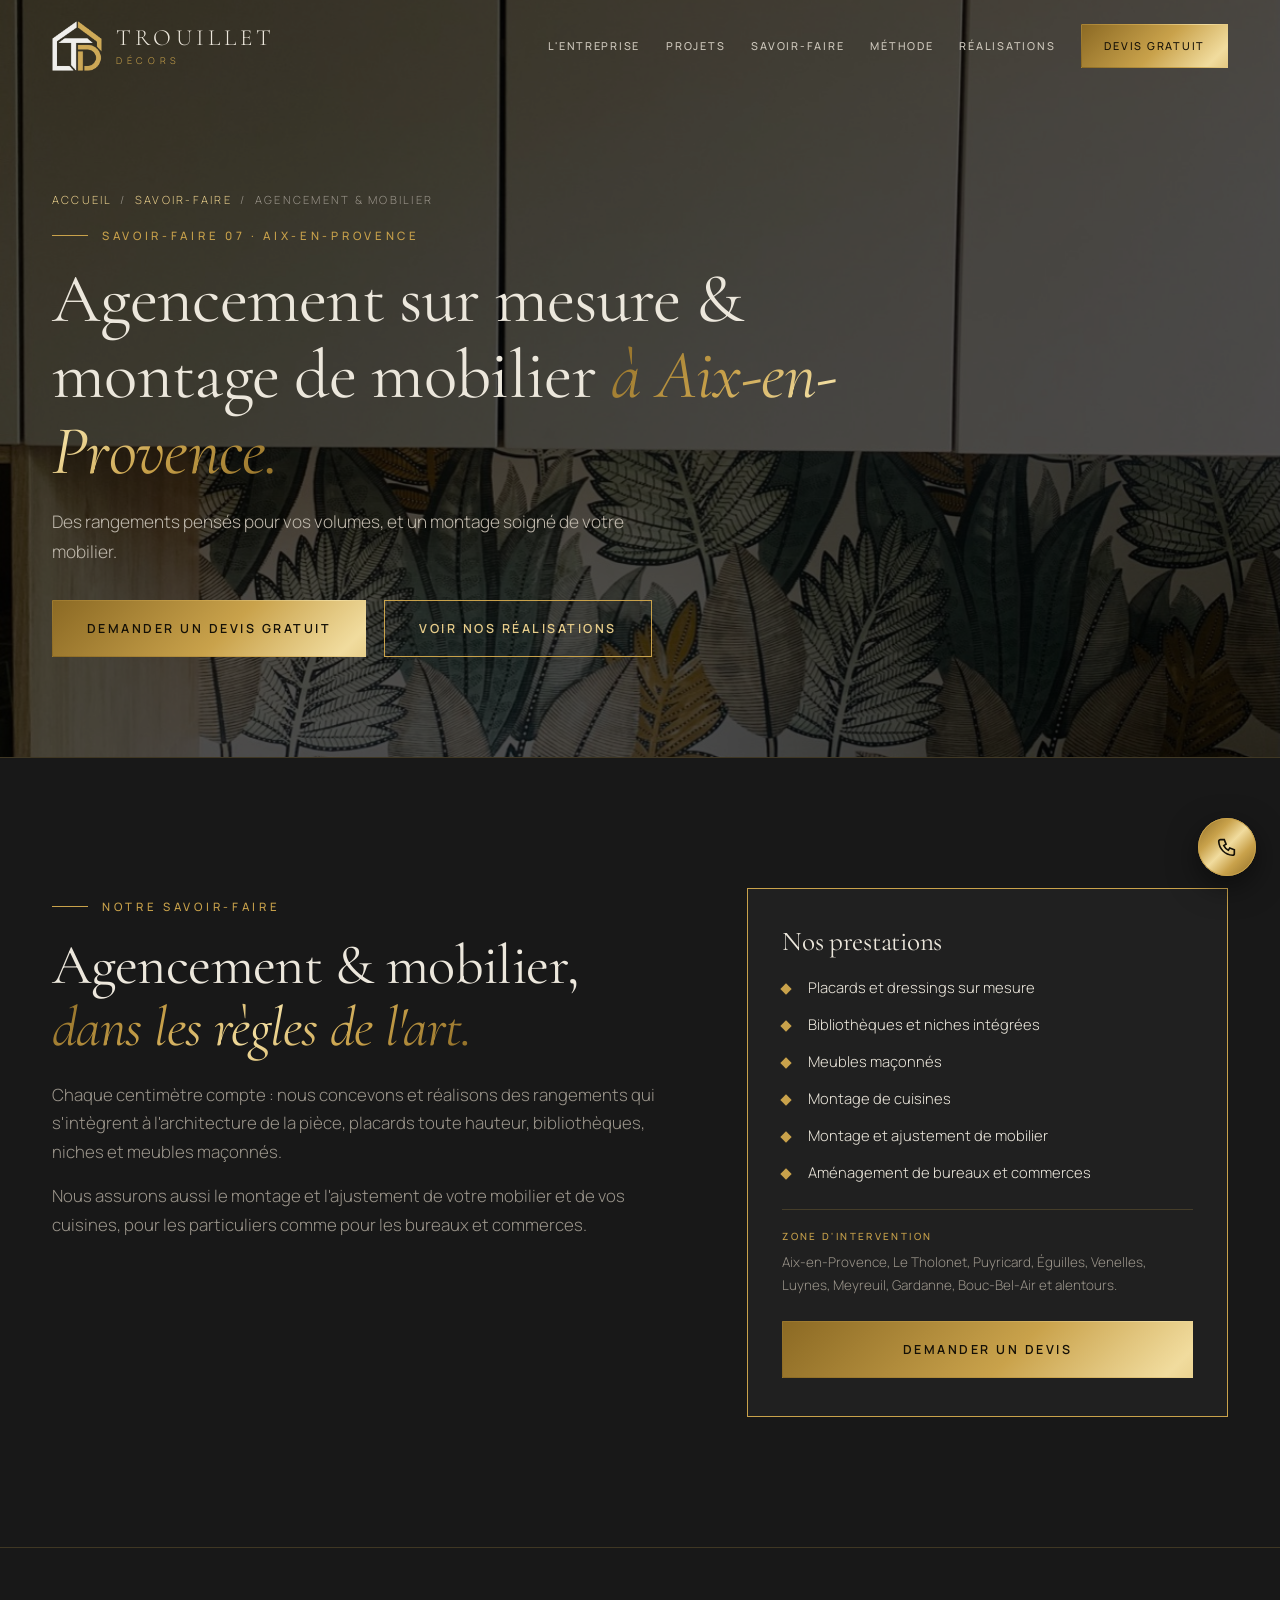
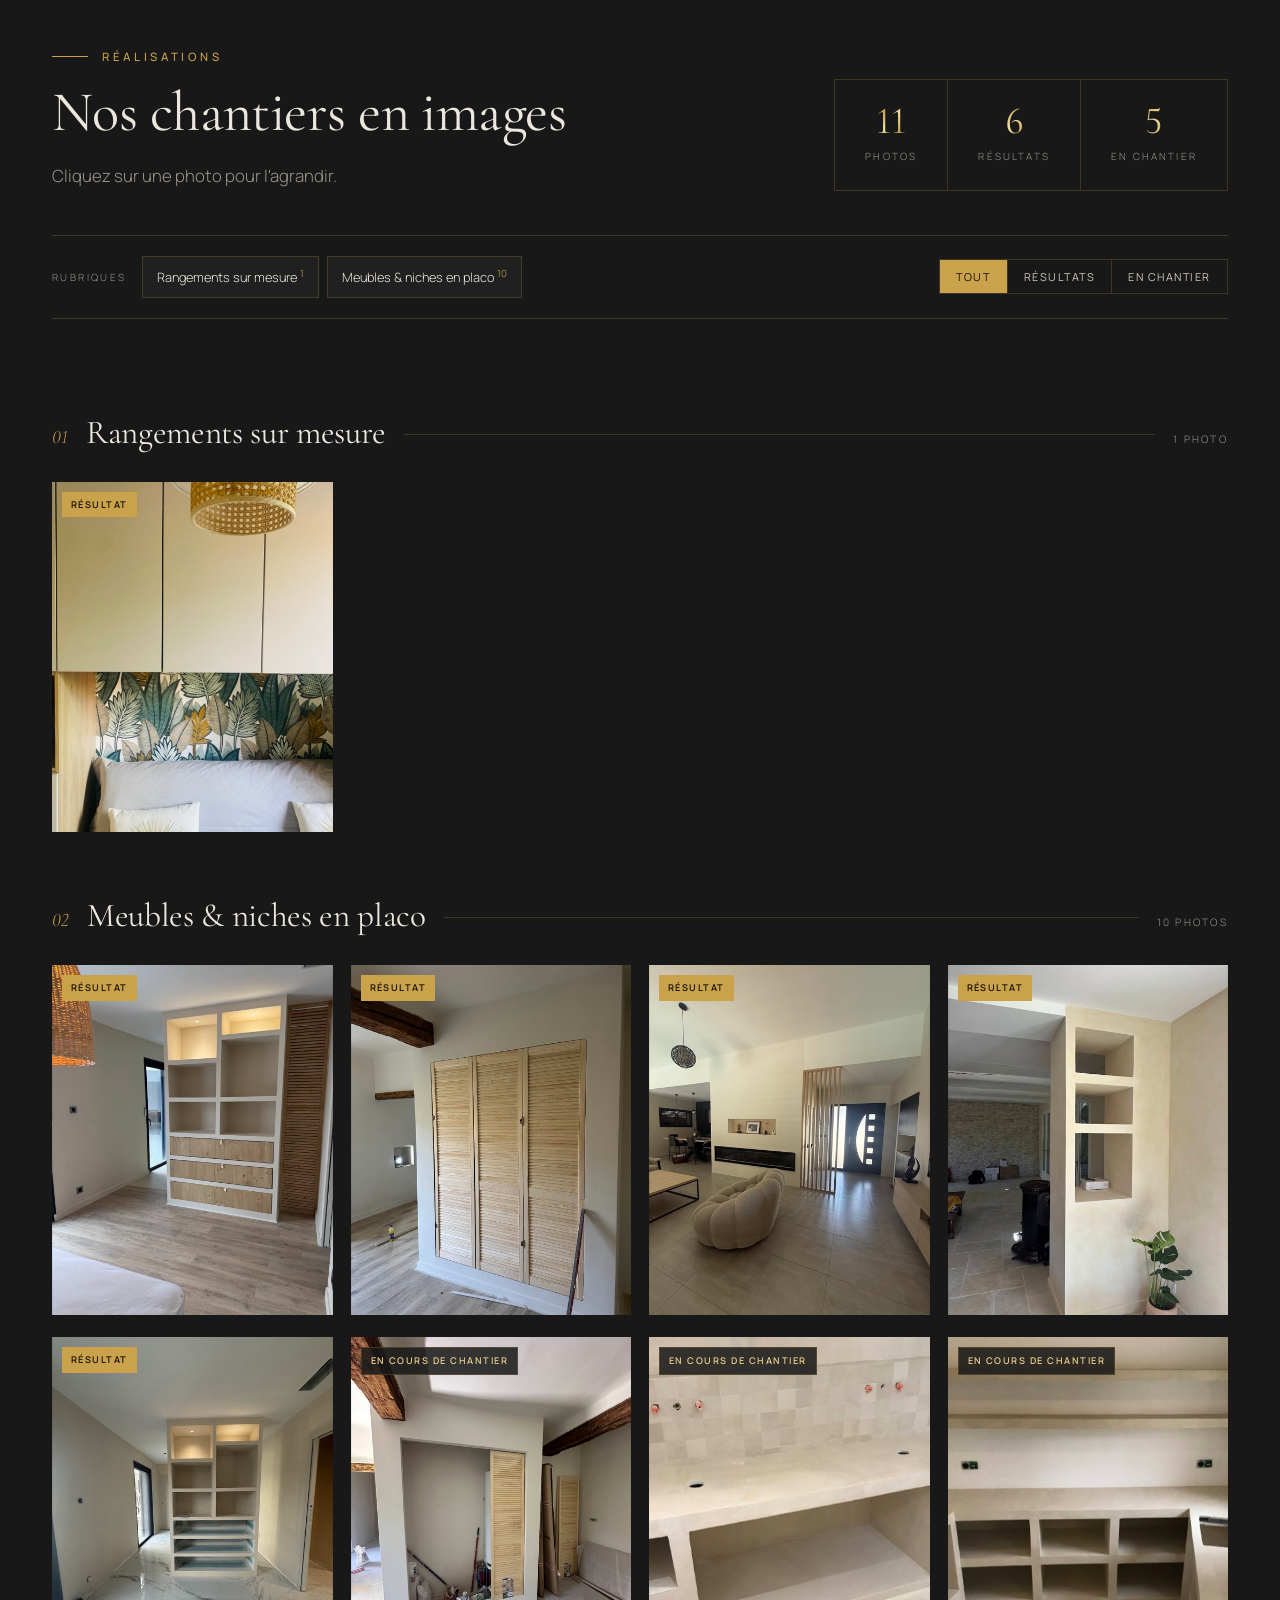
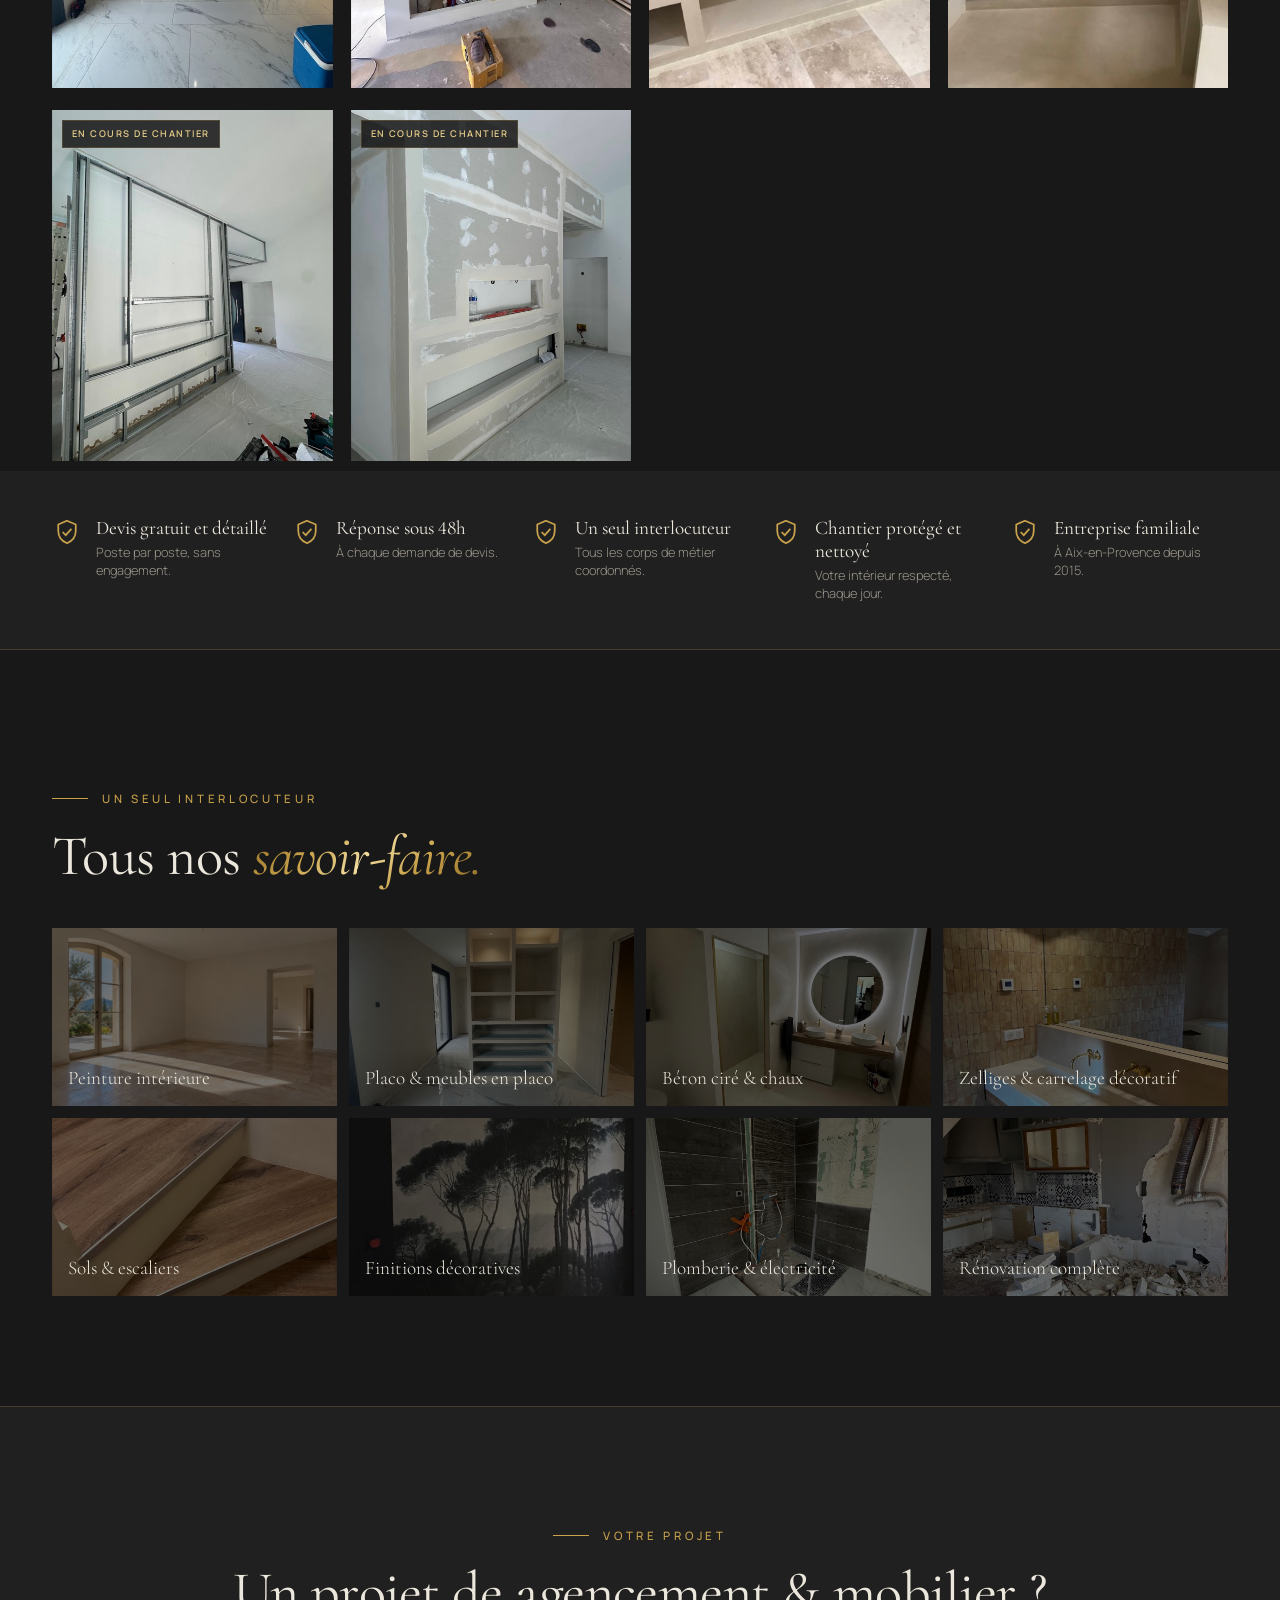
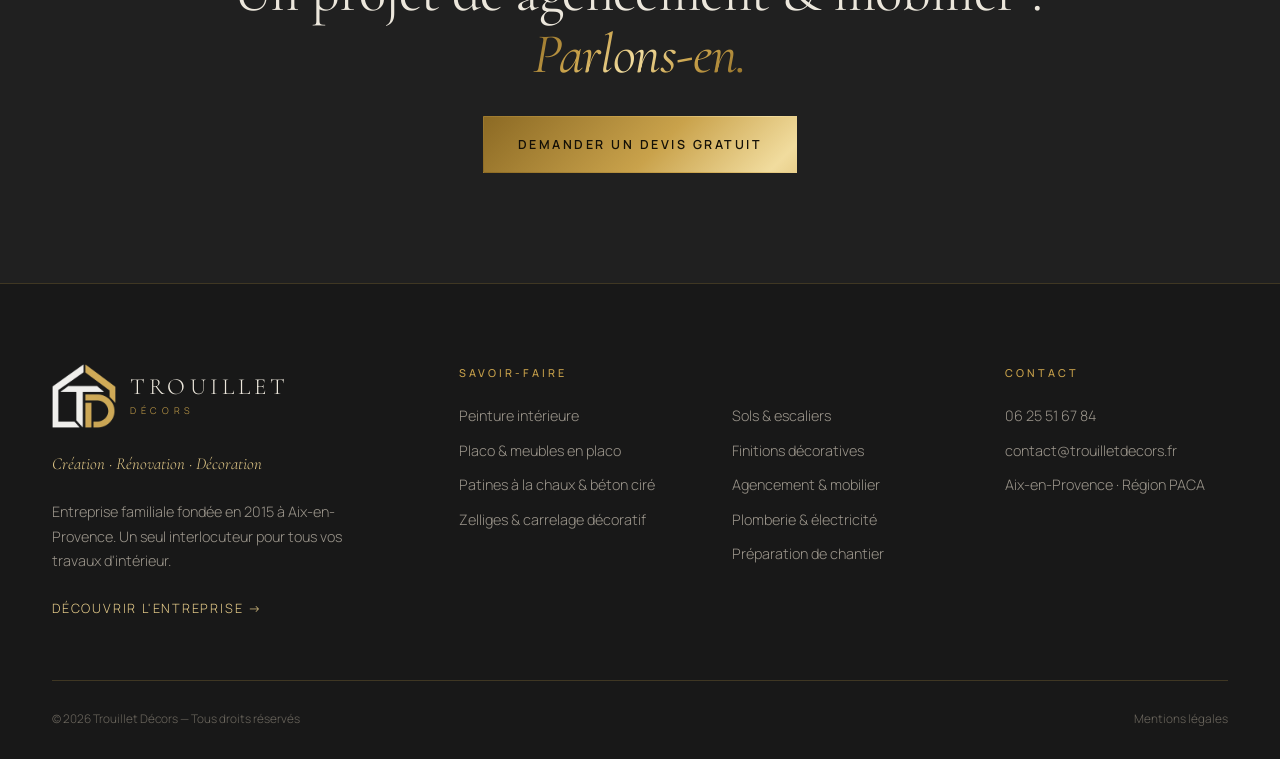
<file: agencement-sur-mesure-aix-en-provence.html>
<!doctype html>
<html lang="fr">
<head>
<meta charset="utf-8">
<script>document.documentElement.classList.add('js')</script>
<meta name="viewport" content="width=device-width, initial-scale=1, viewport-fit=cover">
<meta name="theme-color" content="#181818">
<title>Agencement sur mesure, rangements &amp; montage de mobilier à Aix-en-Provence — Trouillet Décors</title>
<meta name="description" content="Rangements sur mesure, placards, bibliothèques, meubles maçonnés et montage de mobilier et de cuisines à Aix-en-Provence.">
<link rel="canonical" href="https://www.trouilletdecors.fr/agencement-sur-mesure-aix-en-provence.html">
<meta property="og:title" content="Agencement sur mesure, rangements &amp; montage de mobilier à Aix-en-Provence">
<meta property="og:description" content="Rangements sur mesure, placards, bibliothèques, meubles maçonnés et montage de mobilier et de cuisines à Aix-en-Provence.">
<meta property="og:image" content="https://www.trouilletdecors.fr/images/agencement/full/agencement-01.jpg">
<script type="application/ld+json">[{"@context": "https://schema.org", "@type": "Service", "name": "Agencement sur mesure, rangements & montage de mobilier à Aix-en-Provence", "serviceType": "Agencement sur mesure & montage de mobilier", "description": "Rangements sur mesure, placards, bibliothèques, meubles maçonnés et montage de mobilier et de cuisines à Aix-en-Provence.", "areaServed": [{"@type": "City", "name": "Aix-en-Provence"}, {"@type": "AdministrativeArea", "name": "Provence-Alpes-Côte d'Azur"}], "provider": {"@type": "HomeAndConstructionBusiness", "name": "Trouillet Décors", "telephone": "+33625516784", "email": "contact@trouilletdecors.fr", "url": "https://www.trouilletdecors.fr/", "address": {"@type": "PostalAddress", "addressLocality": "Aix-en-Provence", "postalCode": "13100", "addressCountry": "FR"}}, "url": "https://www.trouilletdecors.fr/agencement-sur-mesure-aix-en-provence.html"}, {"@context": "https://schema.org", "@type": "BreadcrumbList", "itemListElement": [{"@type": "ListItem", "position": 1, "name": "Accueil", "item": "https://www.trouilletdecors.fr/"}, {"@type": "ListItem", "position": 2, "name": "Savoir-faire", "item": "https://www.trouilletdecors.fr/realisations.html"}, {"@type": "ListItem", "position": 3, "name": "Agencement & mobilier", "item": "https://www.trouilletdecors.fr/agencement-sur-mesure-aix-en-provence.html"}]}]</script>
<link rel="preconnect" href="https://fonts.googleapis.com">
<link rel="preconnect" href="https://fonts.gstatic.com" crossorigin>
<link href="https://fonts.googleapis.com/css2?family=Cormorant+Garamond:ital,wght@0,400;0,500;0,600;1,400&family=Manrope:wght@300;400;500;600&display=swap" rel="stylesheet">
<link rel="icon" type="image/png" href="images/logo/favicon-64.png">
<link rel="apple-touch-icon" href="images/logo/apple-touch-icon.png">
<link rel="stylesheet" href="site.css?v=202610281154">
</head>
<body>
<div class="progress" aria-hidden="true"></div>

<header id="top">
  <div class="wrap nav">
    <a href="index.html" class="logo" aria-label="Trouillet Décors — accueil">
      <img class="logo-img" src="images/logo/logo-td-160.png" alt="" width="160" height="160">
      <span class="logo-txt">TROUILLET<small>DÉCORS</small></span>
    </a>
    <nav class="menu" id="menu">
      <a href="entreprise.html">L'entreprise</a>
      <a href="index.html#projets">Projets</a>
      <a href="index.html#savoir-faire">Savoir-faire</a>
      <a href="index.html#methode">Méthode</a>
      <a href="realisations.html">Réalisations</a>
      <a href="index.html#contact" class="btn btn-gold">Devis gratuit</a>
      <div class="menu-foot"><a href="tel:+33625516784">06 25 51 67 84</a><span>Aix-en-Provence & PACA</span></div>
    </nav>
    <nav class="quick" aria-label="Accès rapide"><a href="entreprise.html">L'entreprise</a><a href="realisations.html">Réalisations</a></nav>
    <button class="burger" id="burger" aria-label="Menu"><span></span><span></span><span></span></button>
  </div>
</header>

<section class="page-hero svc-hero" style="--img:url('images/agencement/full/agencement-01.jpg')">
  <div class="bg"></div>
  <div class="wrap">
    <nav class="crumb rv" aria-label="Fil d'Ariane"><a href="index.html">Accueil</a> &nbsp;/&nbsp; <a href="realisations.html">Savoir-faire</a> &nbsp;/&nbsp; Agencement &amp; mobilier</nav>
    <span class="eyebrow rv d1">Savoir-faire 07 · Aix-en-Provence</span>
    <h1 class="rv d1">Agencement sur mesure &amp; montage de mobilier <em class="gold">à Aix-en-Provence.</em></h1>
    <p class="rv d2">Des rangements pensés pour vos volumes, et un montage soigné de votre mobilier.</p>
    <div class="hero-ctas rv d3"><a href="index.html#contact" class="btn btn-gold">Demander un devis gratuit</a><a href="#galerie" class="btn btn-ghost">Voir nos réalisations</a></div>
  </div>
</section>

<section class="svc-intro">
  <div class="wrap">
    <div class="svc-grid">
      <div>
        <span class="eyebrow rv">Notre savoir-faire</span>
        <h2 class="rv d1">Agencement &amp; mobilier, <em class="gold">dans les règles de l'art.</em></h2>
        <p class="lead rv d2">Chaque centimètre compte : nous concevons et réalisons des rangements qui s&#x27;intègrent à l&#x27;architecture de la pièce, placards toute hauteur, bibliothèques, niches et meubles maçonnés.</p><p class="lead rv d2">Nous assurons aussi le montage et l&#x27;ajustement de votre mobilier et de vos cuisines, pour les particuliers comme pour les bureaux et commerces.</p>
      </div>
      <aside class="svc-box rv d2">
        <h3>Nos prestations</h3>
        <ul class="check"><li>Placards et dressings sur mesure</li><li>Bibliothèques et niches intégrées</li><li>Meubles maçonnés</li><li>Montage de cuisines</li><li>Montage et ajustement de mobilier</li><li>Aménagement de bureaux et commerces</li></ul>
        <p class="svc-zone"><b>Zone d'intervention</b>Aix-en-Provence, Le Tholonet, Puyricard, Éguilles, Venelles, Luynes, Meyreuil, Gardanne, Bouc-Bel-Air et alentours.</p>
        <a href="index.html#contact" class="btn btn-gold">Demander un devis</a>
      </aside>
    </div>
  </div>
</section>

<div class="svc-gallery" id="galerie">
  <section class="cat-intro">
    <div class="wrap">
      <div class="cat-intro-grid">
        <div><span class="eyebrow">Réalisations</span><h2>Nos chantiers en images</h2><p class="lead">Cliquez sur une photo pour l'agrandir.</p></div>
        <ul class="cat-stats"><li><b class="gold">11</b><span>Photos</span></li><li><b class='gold'>6</b><span>Résultats</span></li><li><b class='gold'>5</b><span>En chantier</span></li></ul>
      </div>
      <div class="cat-tools"><div class='jump'><small>Rubriques</small><a href="#g0" data-jump="g0">Rangements sur mesure <sup>1</sup></a><a href="#g1" data-jump="g1">Meubles &amp; niches en placo <sup>10</sup></a></div><div class="stage-toggle" role="group" aria-label="Afficher"><button class="on" data-stage="">Tout</button><button data-stage="resultat">Résultats</button><button data-stage="chantier">En chantier</button></div></div>
    </div>
  </section>
      <section class="sub" id="g0">
        <div class="wrap">
          <div class="sub-head"><span class="sub-n">01</span><h3>Rangements sur mesure</h3><span class="sub-count">1 photo</span></div>
          <div class="pgrid"><figure class="pc" data-full="images/agencement/full/agencement-01.jpg" data-stage="resultat" data-stage-label="Résultat" style="--d:0"><div class="pc-img"><img src="images/agencement/thumb/agencement-01.jpg" alt="Placards toute hauteur sur mesure au-dessus d&#x27;une tête de lit en papier peint végétal" width="525" height="700" loading="lazy"><span class="stage stage-resultat">Résultat</span></div></figure></div>
        </div>
      </section>
      <section class="sub" id="g1">
        <div class="wrap">
          <div class="sub-head"><span class="sub-n">02</span><h3>Meubles &amp; niches en placo</h3><span class="sub-count">10 photos</span></div>
          <div class="pgrid"><figure class="pc" data-full="images/placo/full/placo-01.jpg" data-stage="resultat" data-stage-label="Résultat" style="--d:0"><div class="pc-img"><img src="images/placo/thumb/placo-01.jpg" alt="Bibliothèque intégrée en placo, niches éclairées et façades en bois" width="525" height="700" loading="lazy"><span class="stage stage-resultat">Résultat</span></div></figure><figure class="pc" data-full="images/placo/full/placo-06.jpg" data-stage="resultat" data-stage-label="Résultat" style="--d:1"><div class="pc-img"><img src="images/placo/thumb/placo-06.jpg" alt="Placard sur mesure fermé par des portes persiennes en bois" width="525" height="700" loading="lazy"><span class="stage stage-resultat">Résultat</span></div></figure><figure class="pc" data-full="images/placo/full/placo-09.jpg" data-stage="resultat" data-stage-label="Résultat" style="--d:2"><div class="pc-img"><img src="images/placo/thumb/placo-09.jpg" alt="Mur TV avec niche, cheminée encastrée et claustra en bois" width="525" height="700" loading="lazy"><span class="stage stage-resultat">Résultat</span></div></figure><figure class="pc" data-full="images/placo/full/placo-12.jpg" data-stage="resultat" data-stage-label="Résultat" style="--d:3"><div class="pc-img"><img src="images/placo/thumb/placo-12.jpg" alt="Niches décoratives creusées dans un mur de séparation" width="525" height="700" loading="lazy"><span class="stage stage-resultat">Résultat</span></div></figure><figure class="pc" data-full="images/placo/full/placo-14.jpg" data-stage="resultat" data-stage-label="Résultat" style="--d:4"><div class="pc-img"><img src="images/placo/thumb/placo-14.jpg" alt="Bibliothèque intégrée éclairée, sur un sol effet marbre" width="525" height="700" loading="lazy"><span class="stage stage-resultat">Résultat</span></div></figure><figure class="pc" data-full="images/placo/full/placo-05.jpg" data-stage="chantier" data-stage-label="En cours de chantier" style="--d:5"><div class="pc-img"><img src="images/placo/thumb/placo-05.jpg" alt="Coffrage d&#x27;un placard encastré, avant la pose des portes persiennes" width="525" height="700" loading="lazy"><span class="stage stage-chantier">En cours de chantier</span></div></figure><figure class="pc" data-full="images/placo/full/placo-10.jpg" data-stage="chantier" data-stage-label="En cours de chantier" style="--d:6"><div class="pc-img"><img src="images/placo/thumb/placo-10.jpg" alt="Meuble vasque maçonné à niches ouvertes, crédence en zelliges" width="700" height="525" loading="lazy"><span class="stage stage-chantier">En cours de chantier</span></div></figure><figure class="pc" data-full="images/placo/full/placo-11.jpg" data-stage="chantier" data-stage-label="En cours de chantier" style="--d:7"><div class="pc-img"><img src="images/placo/thumb/placo-11.jpg" alt="Plan en L maçonné, étagères ouvertes et tablettes murales" width="700" height="525" loading="lazy"><span class="stage stage-chantier">En cours de chantier</span></div></figure><figure class="pc" data-full="images/placo/full/placo-15.jpg" data-stage="chantier" data-stage-label="En cours de chantier" style="--d:0"><div class="pc-img"><img src="images/placo/thumb/placo-15.jpg" alt="Ossature métallique d&#x27;un mur TV et de son caisson" width="525" height="700" loading="lazy"><span class="stage stage-chantier">En cours de chantier</span></div></figure><figure class="pc" data-full="images/placo/full/placo-16.jpg" data-stage="chantier" data-stage-label="En cours de chantier" style="--d:1"><div class="pc-img"><img src="images/placo/thumb/placo-16.jpg" alt="Mur TV en plaques de plâtre, niche et réservations avant enduit" width="525" height="700" loading="lazy"><span class="stage stage-chantier">En cours de chantier</span></div></figure></div>
        </div>
      </section>
</div>

<section class="garanties" id="garanties" hidden></section>
<section class="svc-more">
  <div class="wrap">
    <span class="eyebrow rv">Un seul interlocuteur</span>
    <h2 class="rv d1">Tous nos <em class="gold">savoir-faire.</em></h2>
    <div class="svc-others rv d2"><a href="peinture-aix-en-provence.html" class="svc-other"><img src="images/peinture/thumb/peinture-05.jpg" alt="" loading="lazy"><span>Peinture intérieure</span></a><a href="placo-aix-en-provence.html" class="svc-other"><img src="images/placo/thumb/placo-14.jpg" alt="" loading="lazy"><span>Placo &amp; meubles en placo</span></a><a href="beton-cire-enduit-chaux-aix-en-provence.html" class="svc-other"><img src="images/patines/thumb/patines-04.jpg" alt="" loading="lazy"><span>Béton ciré &amp; chaux</span></a><a href="zelliges-carrelage-aix-en-provence.html" class="svc-other"><img src="images/zelliges/thumb/zelliges-07.jpg" alt="" loading="lazy"><span>Zelliges &amp; carrelage décoratif</span></a><a href="pose-sols-aix-en-provence.html" class="svc-other"><img src="images/sols/thumb/sols-05.jpg" alt="" loading="lazy"><span>Sols &amp; escaliers</span></a><a href="papier-peint-decoration-aix-en-provence.html" class="svc-other"><img src="images/finitions/thumb/finitions-40.jpg" alt="" loading="lazy"><span>Finitions décoratives</span></a><a href="plomberie-electricite-aix-en-provence.html" class="svc-other"><img src="images/plomberie/thumb/plomberie-02.jpg" alt="" loading="lazy"><span>Plomberie &amp; électricité</span></a><a href="renovation-interieure-aix-en-provence.html" class="svc-other"><img src="images/preparation/thumb/preparation-01.jpg" alt="" loading="lazy"><span>Rénovation complète</span></a></div>
  </div>
</section>

<section class="empty-cta">
  <div class="wrap">
    <span class="eyebrow rv">Votre projet</span>
    <h2 class="rv d1">Un projet de agencement &amp; mobilier ?<br><em class="gold">Parlons-en.</em></h2>
    <a href="index.html#contact" class="btn btn-gold rv d2">Demander un devis gratuit</a>
  </div>
</section>

<footer>
  <div class="wrap">
    <div class="foot">
      <div>
        <a href="index.html" class="logo"><img class="logo-img" src="images/logo/logo-td-160.png" alt="" width="160" height="160"><span class="logo-txt">TROUILLET<small>DÉCORS</small></span></a>
        <p class="foot-tag">Création · Rénovation · Décoration</p>
        <p>Entreprise familiale fondée en 2015 à Aix-en-Provence. Un seul interlocuteur pour tous vos travaux d'intérieur.</p>
        <p><a href="entreprise.html" class="foot-link">Découvrir l'entreprise &rarr;</a></p>
      </div>
      <div><h4>Savoir-faire</h4><ul><li><a href="peinture-aix-en-provence.html">Peinture intérieure</a></li><li><a href="placo-aix-en-provence.html">Placo & meubles en placo</a></li><li><a href="beton-cire-enduit-chaux-aix-en-provence.html">Patines à la chaux & béton ciré</a></li><li><a href="zelliges-carrelage-aix-en-provence.html">Zelliges & carrelage décoratif</a></li></ul></div>
      <div><h4>&nbsp;</h4><ul><li><a href="pose-sols-aix-en-provence.html">Sols & escaliers</a></li><li><a href="papier-peint-decoration-aix-en-provence.html">Finitions décoratives</a></li><li><a href="agencement-sur-mesure-aix-en-provence.html">Agencement & mobilier</a></li><li><a href="plomberie-electricite-aix-en-provence.html">Plomberie & électricité</a></li><li><a href="renovation-interieure-aix-en-provence.html">Préparation de chantier</a></li></ul></div>
      <div><h4>Contact</h4><ul><li><a href="tel:+33625516784">06 25 51 67 84</a></li><li><a href="mailto:contact@trouilletdecors.fr">contact@trouilletdecors.fr</a></li><li>Aix-en-Provence · Région PACA</li></ul></div>
    </div>
    <div class="legal"><span>© <span id="y"></span> Trouillet Décors — Tous droits réservés</span><span><a href="mentions-legales.html">Mentions légales</a></span></div>
  </div>
</footer>

<a href="tel:+33625516784" class="float-call" aria-label="Appeler"><svg viewBox="0 0 24 24" fill="none" stroke="currentColor" stroke-width="1.8"><path d="M5 4h4l2 5-2.5 1.5a11 11 0 005 5L15 13l5 2v4a2 2 0 01-2 2A16 16 0 013 6a2 2 0 012-2"/></svg></a>

<script src="confiance.js?v=202610281154"></script>
<script src="site.js?v=202610281154"></script>
</body>
</html>
</file>
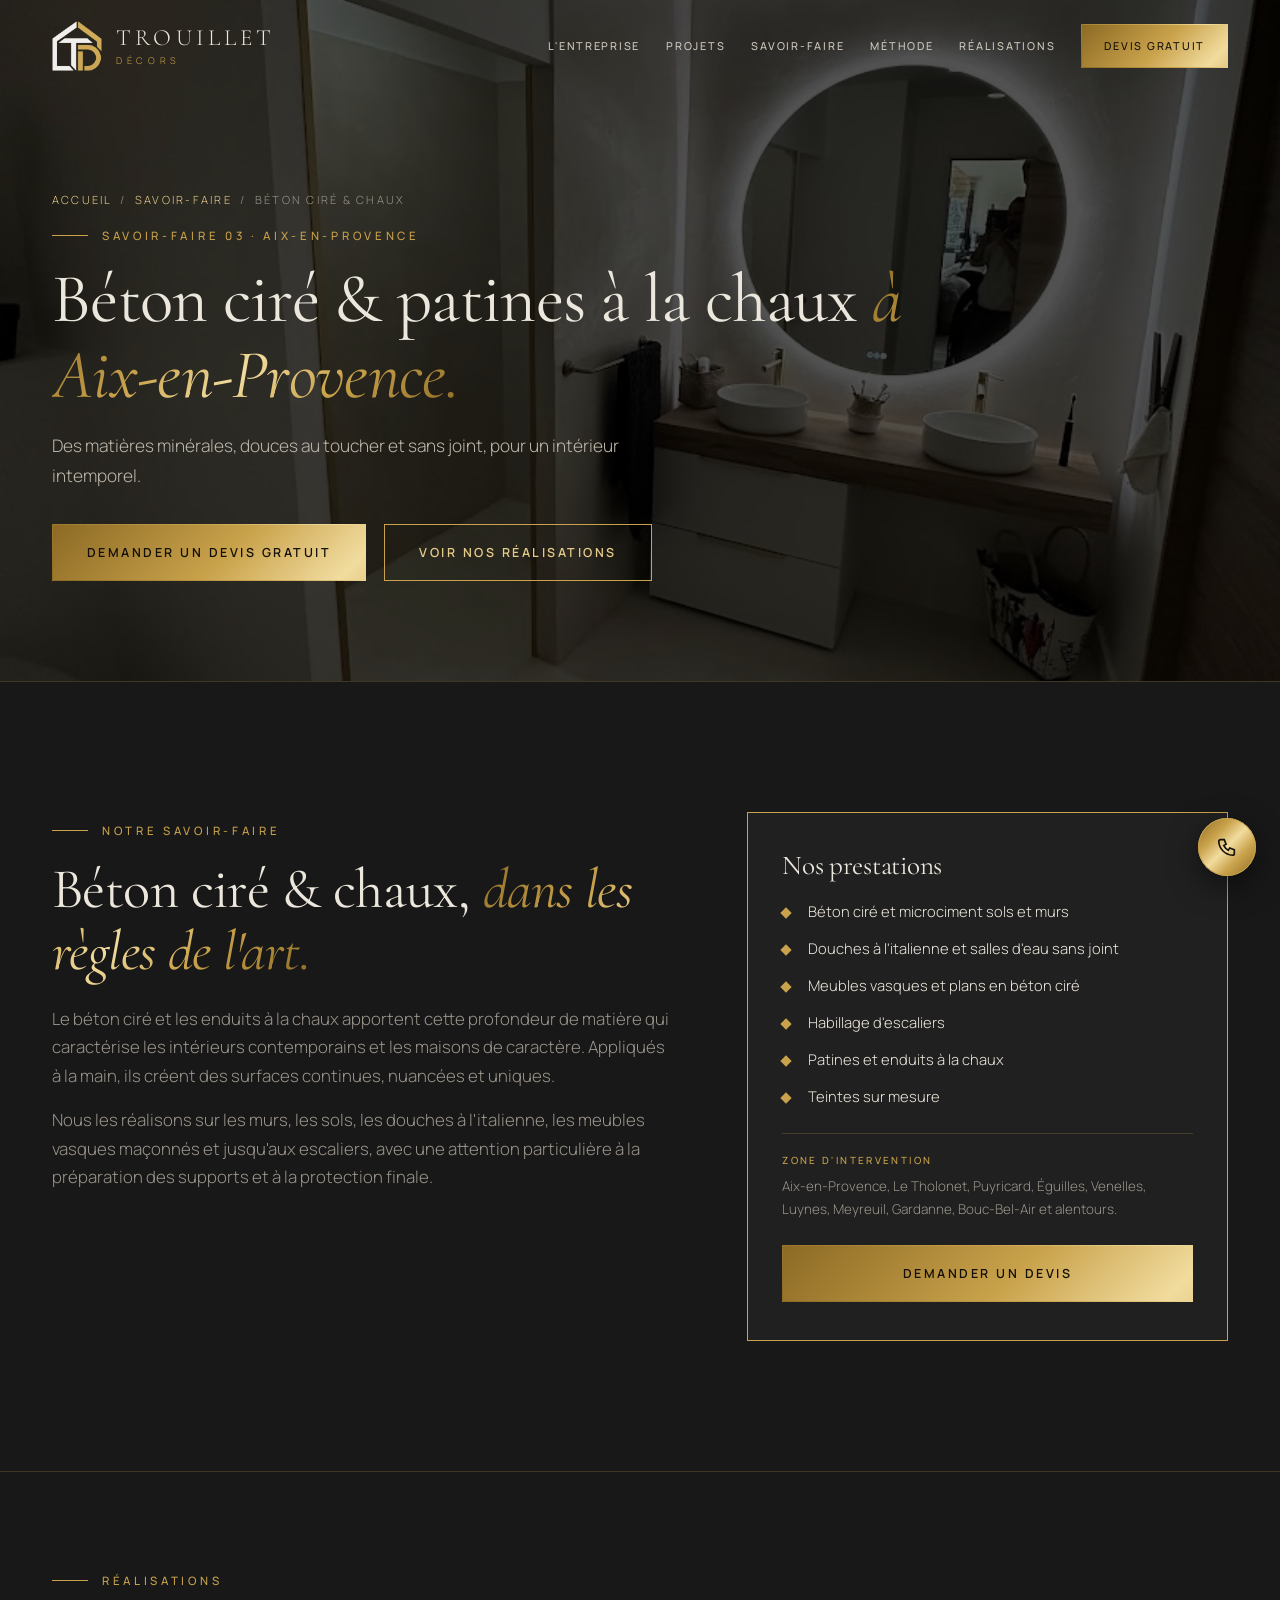
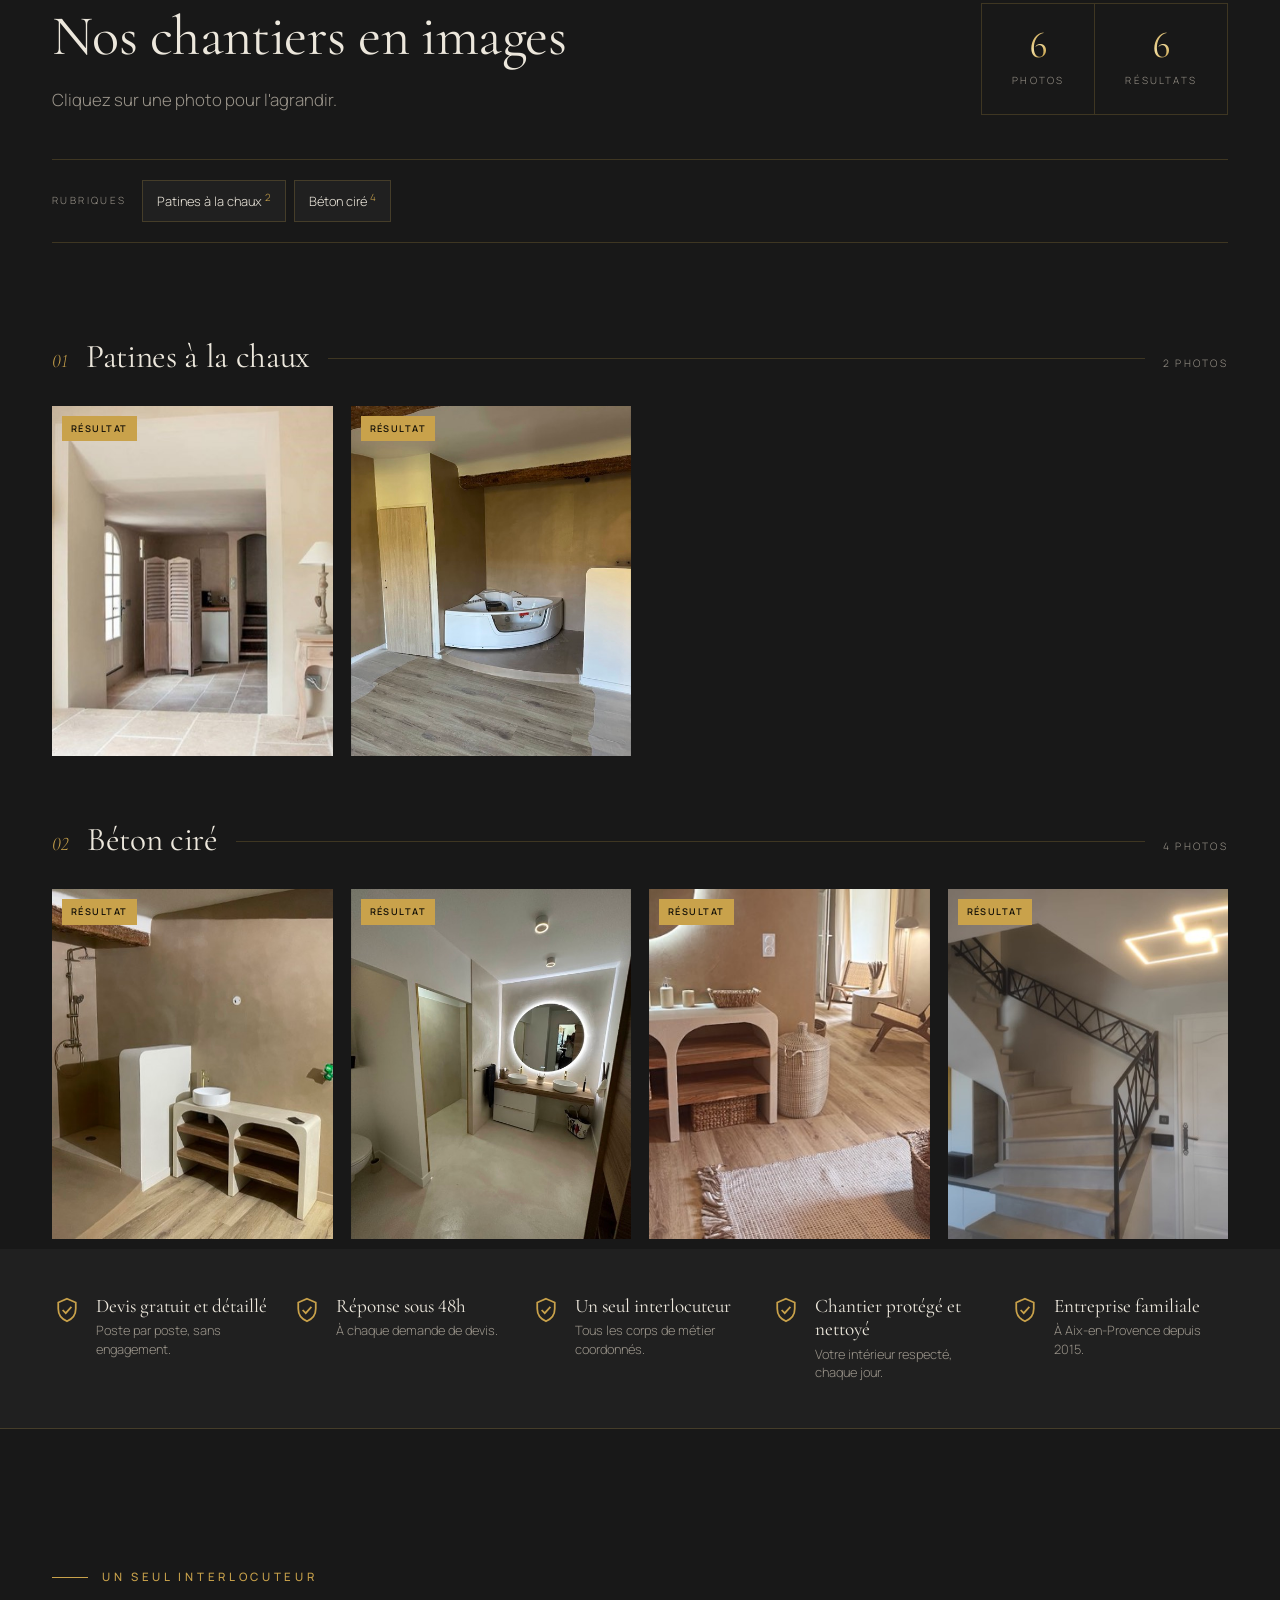
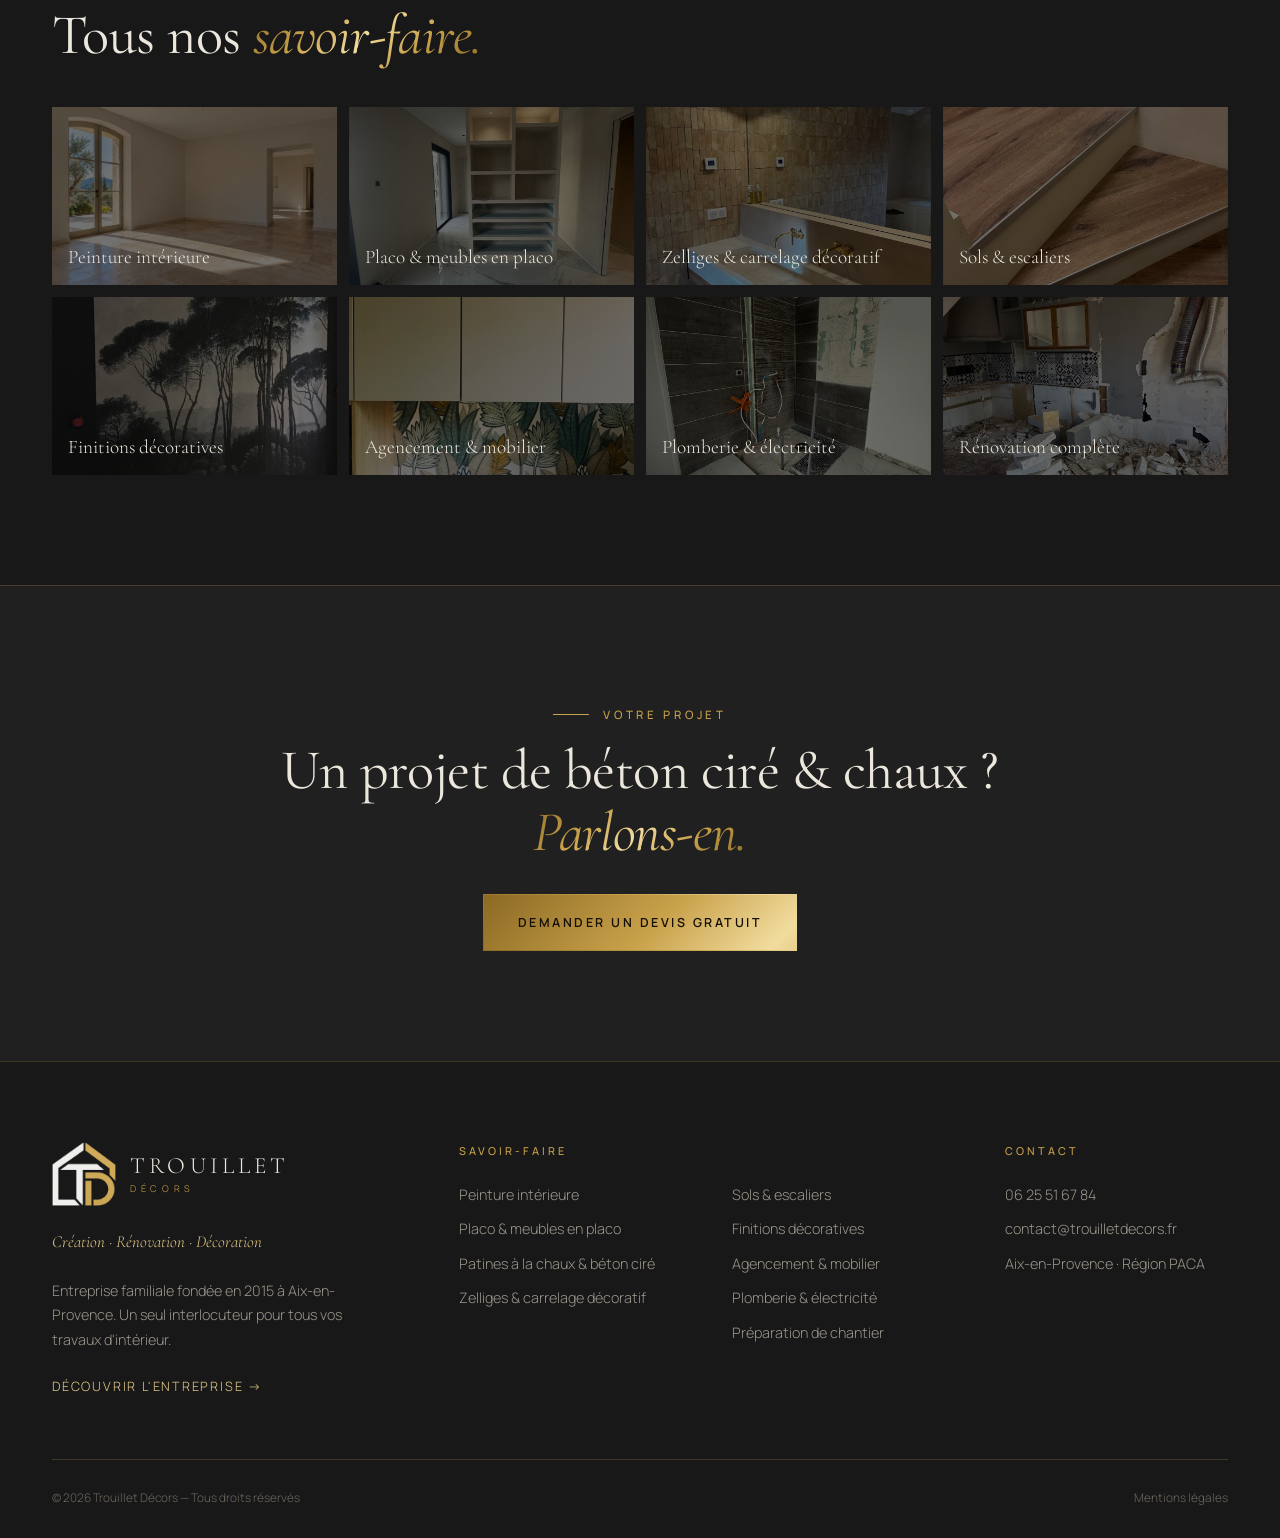
<file: beton-cire-enduit-chaux-aix-en-provence.html>
<!doctype html>
<html lang="fr">
<head>
<meta charset="utf-8">
<script>document.documentElement.classList.add('js')</script>
<meta name="viewport" content="width=device-width, initial-scale=1, viewport-fit=cover">
<meta name="theme-color" content="#181818">
<title>Béton ciré &amp; enduit à la chaux à Aix-en-Provence — Trouillet Décors</title>
<meta name="description" content="Béton ciré, microciment et enduits à la chaux pour murs, sols, salles de bains, douches et escaliers à Aix-en-Provence et dans toute la région PACA.">
<link rel="canonical" href="https://www.trouilletdecors.fr/beton-cire-enduit-chaux-aix-en-provence.html">
<meta property="og:title" content="Béton ciré &amp; enduit à la chaux à Aix-en-Provence">
<meta property="og:description" content="Béton ciré, microciment et enduits à la chaux pour murs, sols, salles de bains, douches et escaliers à Aix-en-Provence et dans toute la région PACA.">
<meta property="og:image" content="https://www.trouilletdecors.fr/images/patines/full/patines-04.jpg">
<script type="application/ld+json">[{"@context": "https://schema.org", "@type": "Service", "name": "Béton ciré & enduit à la chaux à Aix-en-Provence", "serviceType": "Béton ciré & patines à la chaux", "description": "Béton ciré, microciment et enduits à la chaux pour murs, sols, salles de bains, douches et escaliers à Aix-en-Provence et dans toute la région PACA.", "areaServed": [{"@type": "City", "name": "Aix-en-Provence"}, {"@type": "AdministrativeArea", "name": "Provence-Alpes-Côte d'Azur"}], "provider": {"@type": "HomeAndConstructionBusiness", "name": "Trouillet Décors", "telephone": "+33625516784", "email": "contact@trouilletdecors.fr", "url": "https://www.trouilletdecors.fr/", "address": {"@type": "PostalAddress", "addressLocality": "Aix-en-Provence", "postalCode": "13100", "addressCountry": "FR"}}, "url": "https://www.trouilletdecors.fr/beton-cire-enduit-chaux-aix-en-provence.html"}, {"@context": "https://schema.org", "@type": "BreadcrumbList", "itemListElement": [{"@type": "ListItem", "position": 1, "name": "Accueil", "item": "https://www.trouilletdecors.fr/"}, {"@type": "ListItem", "position": 2, "name": "Savoir-faire", "item": "https://www.trouilletdecors.fr/realisations.html"}, {"@type": "ListItem", "position": 3, "name": "Béton ciré & chaux", "item": "https://www.trouilletdecors.fr/beton-cire-enduit-chaux-aix-en-provence.html"}]}]</script>
<link rel="preconnect" href="https://fonts.googleapis.com">
<link rel="preconnect" href="https://fonts.gstatic.com" crossorigin>
<link href="https://fonts.googleapis.com/css2?family=Cormorant+Garamond:ital,wght@0,400;0,500;0,600;1,400&family=Manrope:wght@300;400;500;600&display=swap" rel="stylesheet">
<link rel="icon" type="image/png" href="images/logo/favicon-64.png">
<link rel="apple-touch-icon" href="images/logo/apple-touch-icon.png">
<link rel="stylesheet" href="site.css?v=202610281154">
</head>
<body>
<div class="progress" aria-hidden="true"></div>

<header id="top">
  <div class="wrap nav">
    <a href="index.html" class="logo" aria-label="Trouillet Décors — accueil">
      <img class="logo-img" src="images/logo/logo-td-160.png" alt="" width="160" height="160">
      <span class="logo-txt">TROUILLET<small>DÉCORS</small></span>
    </a>
    <nav class="menu" id="menu">
      <a href="entreprise.html">L'entreprise</a>
      <a href="index.html#projets">Projets</a>
      <a href="index.html#savoir-faire">Savoir-faire</a>
      <a href="index.html#methode">Méthode</a>
      <a href="realisations.html">Réalisations</a>
      <a href="index.html#contact" class="btn btn-gold">Devis gratuit</a>
      <div class="menu-foot"><a href="tel:+33625516784">06 25 51 67 84</a><span>Aix-en-Provence & PACA</span></div>
    </nav>
    <nav class="quick" aria-label="Accès rapide"><a href="entreprise.html">L'entreprise</a><a href="realisations.html">Réalisations</a></nav>
    <button class="burger" id="burger" aria-label="Menu"><span></span><span></span><span></span></button>
  </div>
</header>

<section class="page-hero svc-hero" style="--img:url('images/patines/full/patines-04.jpg')">
  <div class="bg"></div>
  <div class="wrap">
    <nav class="crumb rv" aria-label="Fil d'Ariane"><a href="index.html">Accueil</a> &nbsp;/&nbsp; <a href="realisations.html">Savoir-faire</a> &nbsp;/&nbsp; Béton ciré &amp; chaux</nav>
    <span class="eyebrow rv d1">Savoir-faire 03 · Aix-en-Provence</span>
    <h1 class="rv d1">Béton ciré &amp; patines à la chaux <em class="gold">à Aix-en-Provence.</em></h1>
    <p class="rv d2">Des matières minérales, douces au toucher et sans joint, pour un intérieur intemporel.</p>
    <div class="hero-ctas rv d3"><a href="index.html#contact" class="btn btn-gold">Demander un devis gratuit</a><a href="#galerie" class="btn btn-ghost">Voir nos réalisations</a></div>
  </div>
</section>

<section class="svc-intro">
  <div class="wrap">
    <div class="svc-grid">
      <div>
        <span class="eyebrow rv">Notre savoir-faire</span>
        <h2 class="rv d1">Béton ciré &amp; chaux, <em class="gold">dans les règles de l'art.</em></h2>
        <p class="lead rv d2">Le béton ciré et les enduits à la chaux apportent cette profondeur de matière qui caractérise les intérieurs contemporains et les maisons de caractère. Appliqués à la main, ils créent des surfaces continues, nuancées et uniques.</p><p class="lead rv d2">Nous les réalisons sur les murs, les sols, les douches à l&#x27;italienne, les meubles vasques maçonnés et jusqu&#x27;aux escaliers, avec une attention particulière à la préparation des supports et à la protection finale.</p>
      </div>
      <aside class="svc-box rv d2">
        <h3>Nos prestations</h3>
        <ul class="check"><li>Béton ciré et microciment sols et murs</li><li>Douches à l&#x27;italienne et salles d&#x27;eau sans joint</li><li>Meubles vasques et plans en béton ciré</li><li>Habillage d&#x27;escaliers</li><li>Patines et enduits à la chaux</li><li>Teintes sur mesure</li></ul>
        <p class="svc-zone"><b>Zone d'intervention</b>Aix-en-Provence, Le Tholonet, Puyricard, Éguilles, Venelles, Luynes, Meyreuil, Gardanne, Bouc-Bel-Air et alentours.</p>
        <a href="index.html#contact" class="btn btn-gold">Demander un devis</a>
      </aside>
    </div>
  </div>
</section>

<div class="svc-gallery" id="galerie">
  <section class="cat-intro">
    <div class="wrap">
      <div class="cat-intro-grid">
        <div><span class="eyebrow">Réalisations</span><h2>Nos chantiers en images</h2><p class="lead">Cliquez sur une photo pour l'agrandir.</p></div>
        <ul class="cat-stats"><li><b class="gold">6</b><span>Photos</span></li><li><b class='gold'>6</b><span>Résultats</span></li></ul>
      </div>
      <div class="cat-tools"><div class='jump'><small>Rubriques</small><a href="#g0" data-jump="g0">Patines à la chaux <sup>2</sup></a><a href="#g1" data-jump="g1">Béton ciré <sup>4</sup></a></div></div>
    </div>
  </section>
      <section class="sub" id="g0">
        <div class="wrap">
          <div class="sub-head"><span class="sub-n">01</span><h3>Patines à la chaux</h3><span class="sub-count">2 photos</span></div>
          <div class="pgrid"><figure class="pc" data-full="images/patines/full/patines-01.jpg" data-stage="resultat" data-stage-label="Résultat" style="--d:0"><div class="pc-img"><img src="images/patines/thumb/patines-01.jpg" alt="Chambre aux murs patinés à la chaux, tons sable et sol en pierre" width="700" height="464" loading="lazy"><span class="stage stage-resultat">Résultat</span></div></figure><figure class="pc" data-full="images/patines/full/patines-02.jpg" data-stage="resultat" data-stage-label="Résultat" style="--d:1"><div class="pc-img"><img src="images/patines/thumb/patines-02.jpg" alt="Salle de bains enduite à la chaux, baignoire d&#x27;angle sous poutre apparente" width="525" height="700" loading="lazy"><span class="stage stage-resultat">Résultat</span></div></figure></div>
        </div>
      </section>
      <section class="sub" id="g1">
        <div class="wrap">
          <div class="sub-head"><span class="sub-n">02</span><h3>Béton ciré</h3><span class="sub-count">4 photos</span></div>
          <div class="pgrid"><figure class="pc" data-full="images/patines/full/patines-03.jpg" data-stage="resultat" data-stage-label="Résultat" style="--d:0"><div class="pc-img"><img src="images/patines/thumb/patines-03.jpg" alt="Douche ouverte et meuble arrondi en béton ciré, tablettes en bois" width="700" height="525" loading="lazy"><span class="stage stage-resultat">Résultat</span></div></figure><figure class="pc" data-full="images/patines/full/patines-04.jpg" data-stage="resultat" data-stage-label="Résultat" style="--d:1"><div class="pc-img"><img src="images/patines/thumb/patines-04.jpg" alt="Salle d&#x27;eau en béton ciré, double vasque et miroir rond rétroéclairé" width="525" height="700" loading="lazy"><span class="stage stage-resultat">Résultat</span></div></figure><figure class="pc" data-full="images/patines/full/patines-05.jpg" data-stage="resultat" data-stage-label="Résultat" style="--d:2"><div class="pc-img"><img src="images/patines/thumb/patines-05.jpg" alt="Meuble vasque aux courbes douces en béton ciré, miroir en arche" width="322" height="700" loading="lazy"><span class="stage stage-resultat">Résultat</span></div></figure><figure class="pc" data-full="images/patines/full/patines-06.jpg" data-stage="resultat" data-stage-label="Résultat" style="--d:3"><div class="pc-img"><img src="images/patines/thumb/patines-06.jpg" alt="Escalier quart tournant habillé de béton ciré, rampe en fer forgé" width="700" height="523" loading="lazy"><span class="stage stage-resultat">Résultat</span></div></figure></div>
        </div>
      </section>
</div>

<section class="garanties" id="garanties" hidden></section>
<section class="svc-more">
  <div class="wrap">
    <span class="eyebrow rv">Un seul interlocuteur</span>
    <h2 class="rv d1">Tous nos <em class="gold">savoir-faire.</em></h2>
    <div class="svc-others rv d2"><a href="peinture-aix-en-provence.html" class="svc-other"><img src="images/peinture/thumb/peinture-05.jpg" alt="" loading="lazy"><span>Peinture intérieure</span></a><a href="placo-aix-en-provence.html" class="svc-other"><img src="images/placo/thumb/placo-14.jpg" alt="" loading="lazy"><span>Placo &amp; meubles en placo</span></a><a href="zelliges-carrelage-aix-en-provence.html" class="svc-other"><img src="images/zelliges/thumb/zelliges-07.jpg" alt="" loading="lazy"><span>Zelliges &amp; carrelage décoratif</span></a><a href="pose-sols-aix-en-provence.html" class="svc-other"><img src="images/sols/thumb/sols-05.jpg" alt="" loading="lazy"><span>Sols &amp; escaliers</span></a><a href="papier-peint-decoration-aix-en-provence.html" class="svc-other"><img src="images/finitions/thumb/finitions-40.jpg" alt="" loading="lazy"><span>Finitions décoratives</span></a><a href="agencement-sur-mesure-aix-en-provence.html" class="svc-other"><img src="images/agencement/thumb/agencement-01.jpg" alt="" loading="lazy"><span>Agencement &amp; mobilier</span></a><a href="plomberie-electricite-aix-en-provence.html" class="svc-other"><img src="images/plomberie/thumb/plomberie-02.jpg" alt="" loading="lazy"><span>Plomberie &amp; électricité</span></a><a href="renovation-interieure-aix-en-provence.html" class="svc-other"><img src="images/preparation/thumb/preparation-01.jpg" alt="" loading="lazy"><span>Rénovation complète</span></a></div>
  </div>
</section>

<section class="empty-cta">
  <div class="wrap">
    <span class="eyebrow rv">Votre projet</span>
    <h2 class="rv d1">Un projet de béton ciré &amp; chaux ?<br><em class="gold">Parlons-en.</em></h2>
    <a href="index.html#contact" class="btn btn-gold rv d2">Demander un devis gratuit</a>
  </div>
</section>

<footer>
  <div class="wrap">
    <div class="foot">
      <div>
        <a href="index.html" class="logo"><img class="logo-img" src="images/logo/logo-td-160.png" alt="" width="160" height="160"><span class="logo-txt">TROUILLET<small>DÉCORS</small></span></a>
        <p class="foot-tag">Création · Rénovation · Décoration</p>
        <p>Entreprise familiale fondée en 2015 à Aix-en-Provence. Un seul interlocuteur pour tous vos travaux d'intérieur.</p>
        <p><a href="entreprise.html" class="foot-link">Découvrir l'entreprise &rarr;</a></p>
      </div>
      <div><h4>Savoir-faire</h4><ul><li><a href="peinture-aix-en-provence.html">Peinture intérieure</a></li><li><a href="placo-aix-en-provence.html">Placo & meubles en placo</a></li><li><a href="beton-cire-enduit-chaux-aix-en-provence.html">Patines à la chaux & béton ciré</a></li><li><a href="zelliges-carrelage-aix-en-provence.html">Zelliges & carrelage décoratif</a></li></ul></div>
      <div><h4>&nbsp;</h4><ul><li><a href="pose-sols-aix-en-provence.html">Sols & escaliers</a></li><li><a href="papier-peint-decoration-aix-en-provence.html">Finitions décoratives</a></li><li><a href="agencement-sur-mesure-aix-en-provence.html">Agencement & mobilier</a></li><li><a href="plomberie-electricite-aix-en-provence.html">Plomberie & électricité</a></li><li><a href="renovation-interieure-aix-en-provence.html">Préparation de chantier</a></li></ul></div>
      <div><h4>Contact</h4><ul><li><a href="tel:+33625516784">06 25 51 67 84</a></li><li><a href="mailto:contact@trouilletdecors.fr">contact@trouilletdecors.fr</a></li><li>Aix-en-Provence · Région PACA</li></ul></div>
    </div>
    <div class="legal"><span>© <span id="y"></span> Trouillet Décors — Tous droits réservés</span><span><a href="mentions-legales.html">Mentions légales</a></span></div>
  </div>
</footer>

<a href="tel:+33625516784" class="float-call" aria-label="Appeler"><svg viewBox="0 0 24 24" fill="none" stroke="currentColor" stroke-width="1.8"><path d="M5 4h4l2 5-2.5 1.5a11 11 0 005 5L15 13l5 2v4a2 2 0 01-2 2A16 16 0 013 6a2 2 0 012-2"/></svg></a>

<script src="confiance.js?v=202610281154"></script>
<script src="site.js?v=202610281154"></script>
</body>
</html>
</file>
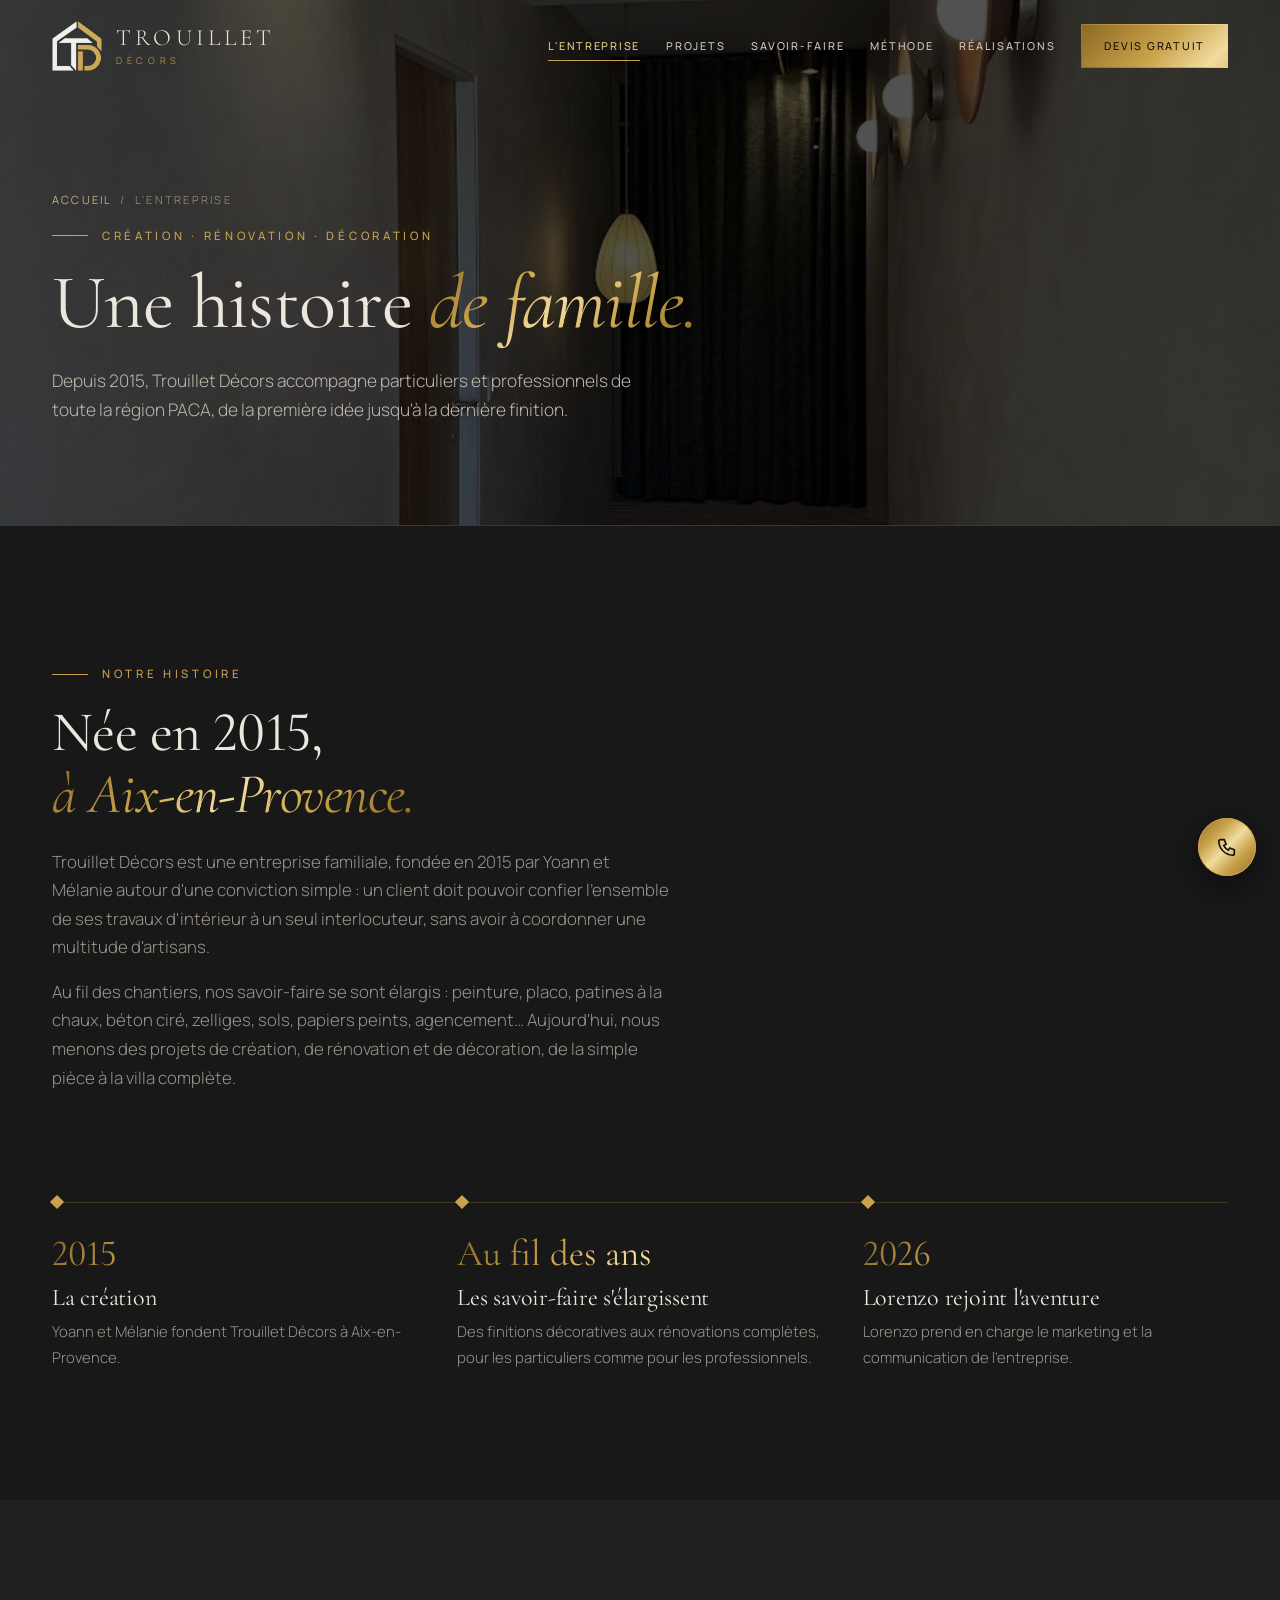
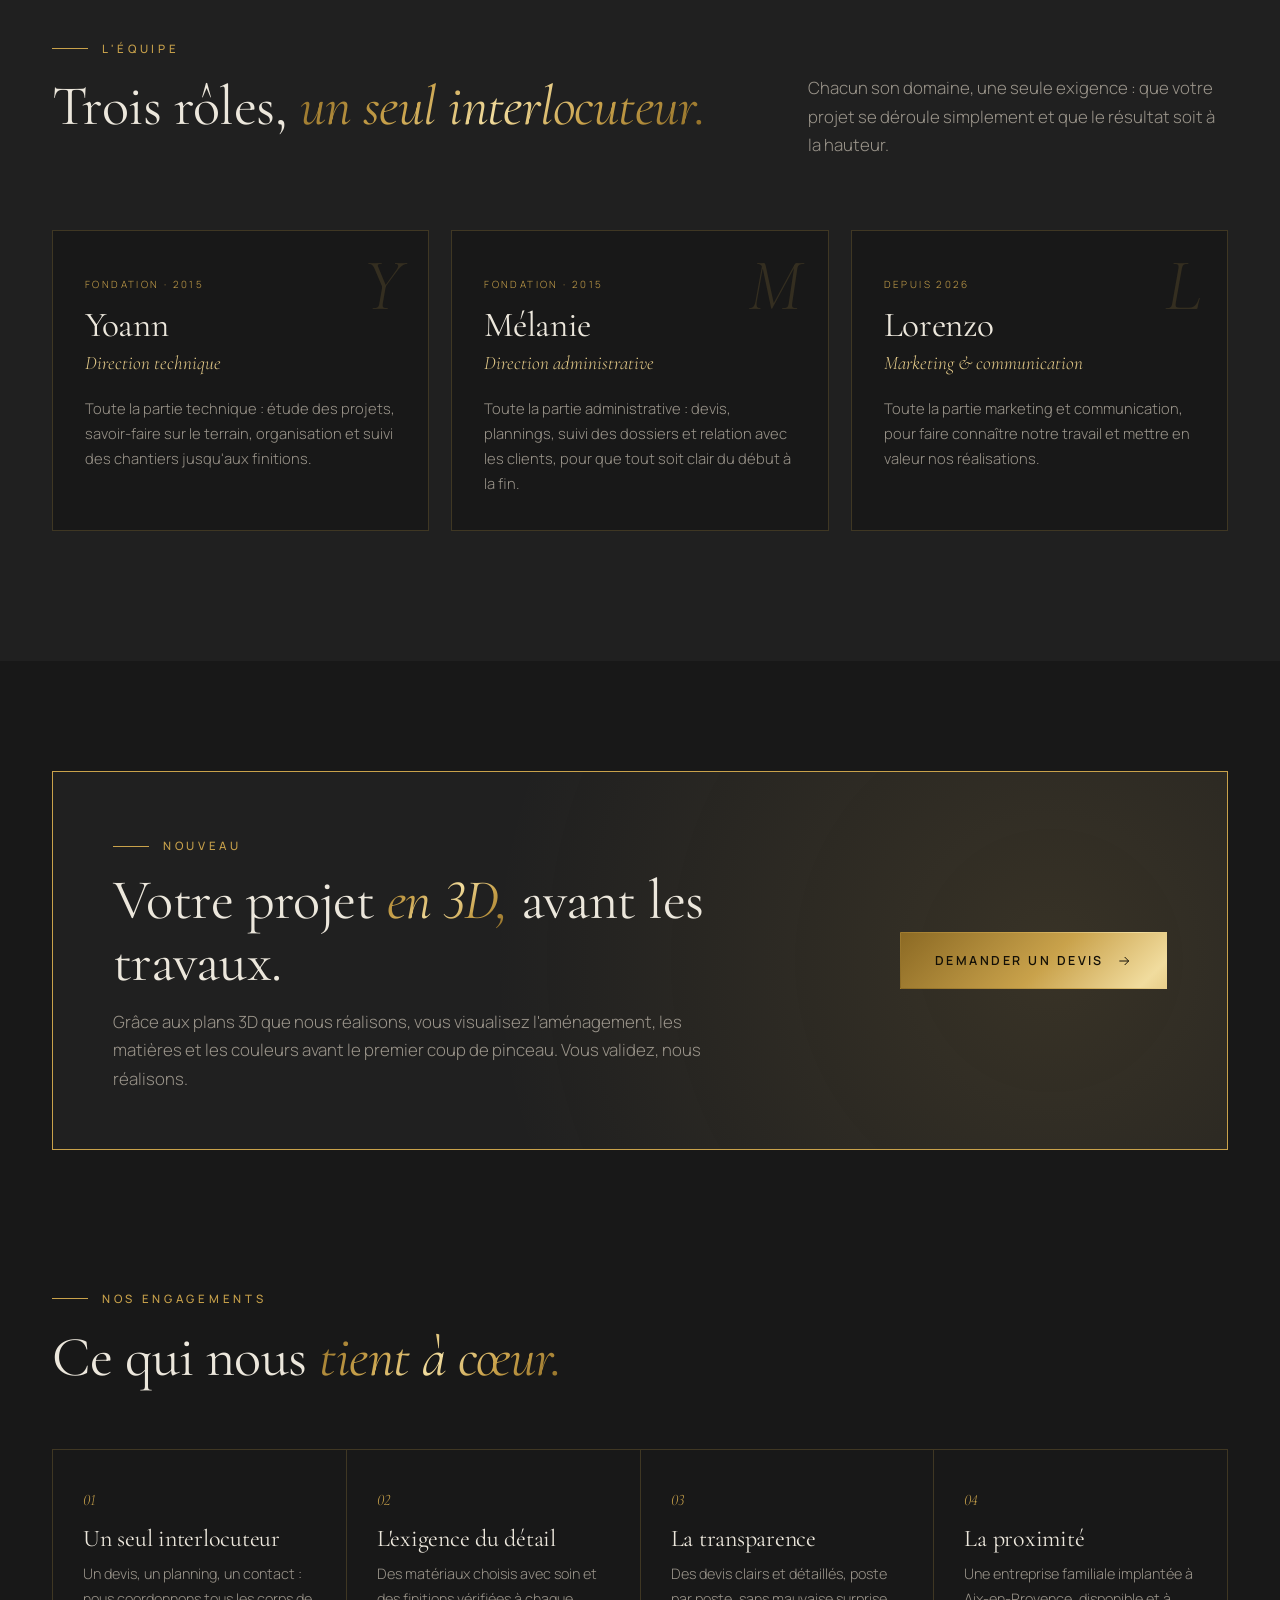
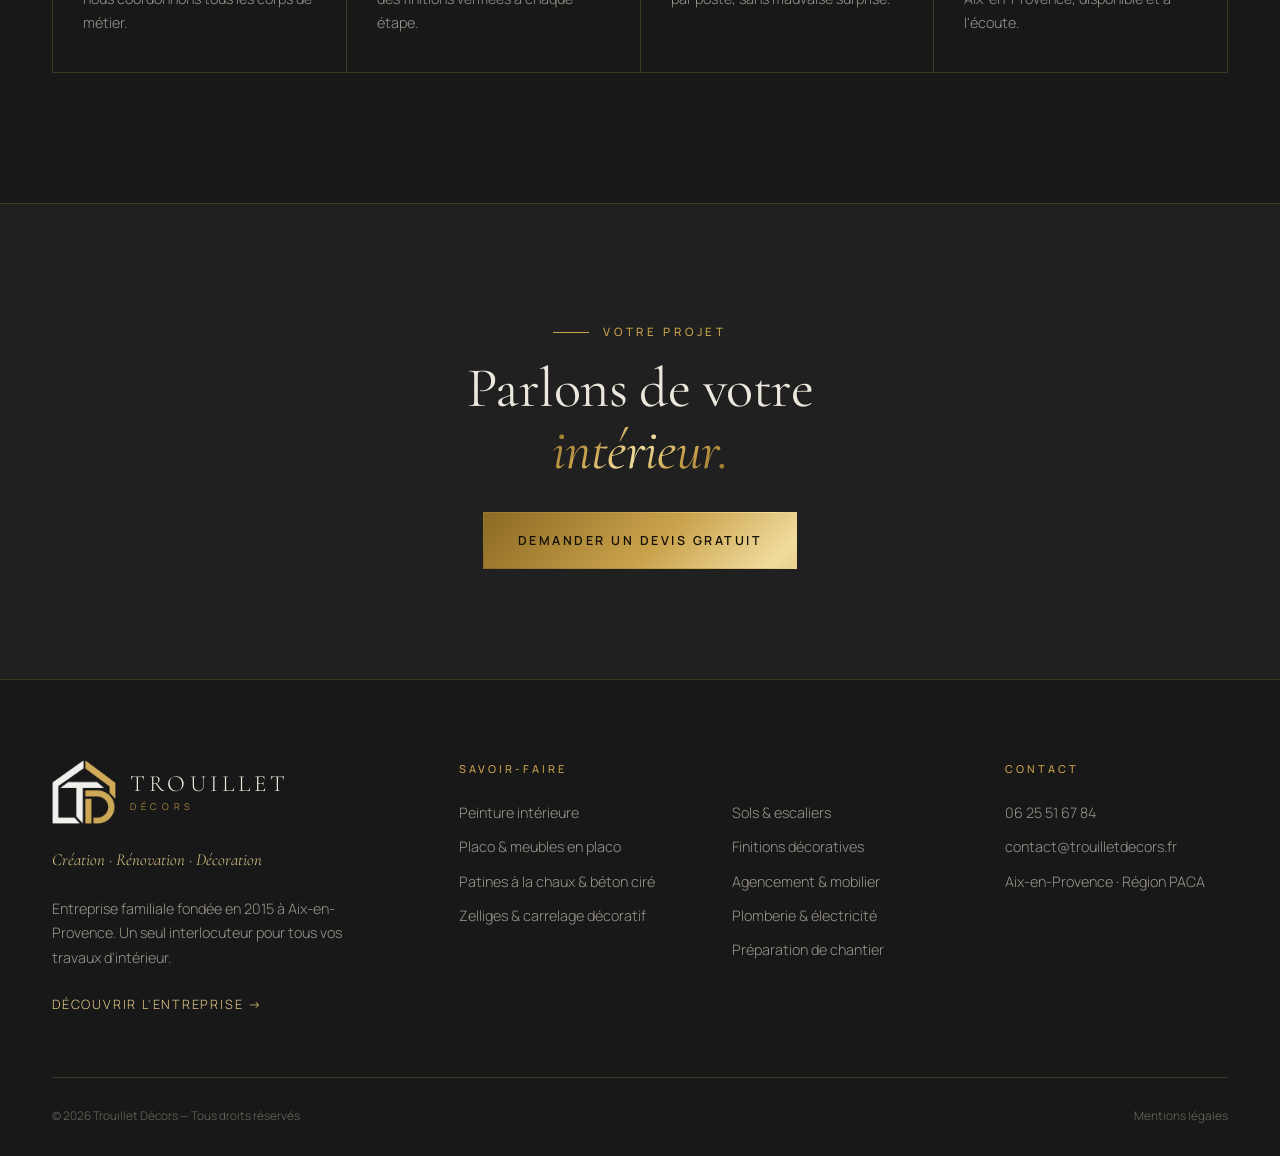
<file: entreprise.html>
<!doctype html>
<html lang="fr">
<head>
<meta charset="utf-8">
<script>document.documentElement.classList.add('js')</script>
<meta name="viewport" content="width=device-width, initial-scale=1, viewport-fit=cover">
<meta name="theme-color" content="#181818">
<title>L'entreprise — Trouillet Décors</title>
<meta name="description" content="Trouillet Décors, entreprise familiale de création, rénovation et décoration d'intérieur fondée en 2015 à Aix-en-Provence par Yoann et Mélanie, rejoints en 2026 par Lorenzo pour le marketing et la communication.">
<link rel="canonical" href="https://www.trouilletdecors.fr/entreprise.html">
<meta property="og:type" content="website">
<meta property="og:site_name" content="Trouillet Décors">
<meta property="og:locale" content="fr_FR">
<meta property="og:url" content="https://www.trouilletdecors.fr/entreprise.html">
<meta property="og:title" content="L'entreprise — Trouillet Décors">
<meta property="og:description" content="Trouillet Décors, entreprise familiale de création, rénovation et décoration d'intérieur fondée en 2015 à Aix-en-Provence par Yoann et Mélanie, rejoints en 2026 par Lorenzo pour le marketing et la communication.">
<meta property="og:image" content="https://www.trouilletdecors.fr/images/eygalieres/full/eygalieres-09.jpg">
<link rel="preconnect" href="https://fonts.googleapis.com">
<link rel="preconnect" href="https://fonts.gstatic.com" crossorigin>
<link href="https://fonts.googleapis.com/css2?family=Cormorant+Garamond:ital,wght@0,400;0,500;0,600;1,400&family=Manrope:wght@300;400;500;600&display=swap" rel="stylesheet">
<link rel="icon" type="image/png" href="images/logo/favicon-64.png">
<link rel="apple-touch-icon" href="images/logo/apple-touch-icon.png">
<link rel="stylesheet" href="site.css?v=202610281154">
</head>
<body>
<div class="progress" aria-hidden="true"></div>

<header id="top">
  <div class="wrap nav">
    <a href="index.html" class="logo" aria-label="Trouillet Décors — accueil">
      <img class="logo-img" src="images/logo/logo-td-160.png" alt="" width="160" height="160">
      <span class="logo-txt">TROUILLET<small>DÉCORS</small></span>
    </a>
    <nav class="menu" id="menu">
      <a href="entreprise.html" aria-current="page">L'entreprise</a>
      <a href="index.html#projets">Projets</a>
      <a href="index.html#savoir-faire">Savoir-faire</a>
      <a href="index.html#methode">Méthode</a>
      <a href="realisations.html">Réalisations</a>
      <a href="index.html#contact" class="btn btn-gold">Devis gratuit</a>
      <div class="menu-foot"><a href="tel:+33625516784">06 25 51 67 84</a><span>Aix-en-Provence & PACA</span></div>
    </nav>
    <nav class="quick" aria-label="Accès rapide"><a href="entreprise.html" aria-current="page">L'entreprise</a><a href="realisations.html">Réalisations</a></nav>
    <button class="burger" id="burger" aria-label="Menu"><span></span><span></span><span></span></button>
  </div>
</header>

<section class="page-hero about-hero" style="--img:url('images/eygalieres/full/eygalieres-07.jpg')">
  <div class="bg"></div>
  <div class="wrap">
    <div class="crumb rv"><a href="index.html">Accueil</a> &nbsp;/&nbsp; L'entreprise</div>
    <span class="eyebrow rv d1">Création · Rénovation · Décoration</span>
    <h1 class="rv d1">Une histoire <em class="gold">de famille.</em></h1>
    <p class="rv d2">Depuis 2015, Trouillet Décors accompagne particuliers et professionnels de toute la région PACA, de la première idée jusqu'à la dernière finition.</p>
  </div>
</section>

<!-- HISTOIRE -->
<section class="about-story">
  <div class="wrap">
    <div class="story-grid story-solo">
      <div>
        <span class="eyebrow rv">Notre histoire</span>
        <h2 class="rv d1">Née en 2015,<br><em class="gold">à Aix-en-Provence.</em></h2>
        <p class="lead rv d2">Trouillet Décors est une entreprise familiale, fondée en 2015 par Yoann et Mélanie autour d'une conviction simple : un client doit pouvoir confier l'ensemble de ses travaux d'intérieur à un seul interlocuteur, sans avoir à coordonner une multitude d'artisans.</p>
        <p class="lead rv d2">Au fil des chantiers, nos savoir-faire se sont élargis : peinture, placo, patines à la chaux, béton ciré, zelliges, sols, papiers peints, agencement… Aujourd'hui, nous menons des projets de création, de rénovation et de décoration, de la simple pièce à la villa complète.</p>
      </div>
    </div>

    <ol class="timeline">
      <li class="rv"><b class="gold">2015</b><h3>La création</h3><p>Yoann et Mélanie fondent Trouillet Décors à Aix-en-Provence.</p></li>
      <li class="rv d1"><b class="gold">Au fil des ans</b><h3>Les savoir-faire s'élargissent</h3><p>Des finitions décoratives aux rénovations complètes, pour les particuliers comme pour les professionnels.</p></li>
      <li class="rv d2"><b class="gold">2026</b><h3>Lorenzo rejoint l'aventure</h3><p>Lorenzo prend en charge le marketing et la communication de l'entreprise.</p></li>
    </ol>
  </div>
</section>

<!-- ÉQUIPE -->
<section class="about-team">
  <div class="wrap">
    <div class="sec-head">
      <div>
        <span class="eyebrow rv">L'équipe</span>
        <h2 class="rv d1">Trois rôles, <em class="gold">un seul interlocuteur.</em></h2>
      </div>
      <p class="lead rv d2" style="max-width:420px">Chacun son domaine, une seule exigence : que votre projet se déroule simplement et que le résultat soit à la hauteur.</p>
    </div>
    <div class="team">
      <article class="member rv">
        <span class="mono">Y</span>
        <small>Fondation · 2015</small>
        <h3>Yoann</h3>
        <p class="role">Direction technique</p>
        <p>Toute la partie technique : étude des projets, savoir-faire sur le terrain, organisation et suivi des chantiers jusqu'aux finitions.</p>
      </article>
      <article class="member rv d1">
        <span class="mono">M</span>
        <small>Fondation · 2015</small>
        <h3>Mélanie</h3>
        <p class="role">Direction administrative</p>
        <p>Toute la partie administrative : devis, plannings, suivi des dossiers et relation avec les clients, pour que tout soit clair du début à la fin.</p>
      </article>
      <article class="member rv d2">
        <span class="mono">L</span>
        <small>Depuis 2026</small>
        <h3>Lorenzo</h3>
        <p class="role">Marketing & communication</p>
        <p>Toute la partie marketing et communication, pour faire connaître notre travail et mettre en valeur nos réalisations.</p>
      </article>
    </div>
  </div>
</section>

<!-- 3D -->
<section class="about-3d">
  <div class="wrap">
    <div class="d3-box rv">
      <div>
        <span class="eyebrow">Nouveau</span>
        <h2>Votre projet <em class="gold">en 3D,</em> avant les travaux.</h2>
        <p class="lead">Grâce aux plans 3D que nous réalisons, vous visualisez l'aménagement, les matières et les couleurs avant le premier coup de pinceau. Vous validez, nous réalisons.</p>
      </div>
      <a href="index.html#contact" class="btn btn-gold">Demander un devis
        <svg viewBox="0 0 24 24" fill="none" stroke="currentColor" stroke-width="1.5"><path d="M5 12h14M13 6l6 6-6 6"/></svg></a>
    </div>
  </div>
</section>

<!-- VALEURS -->
<section class="about-values">
  <div class="wrap">
    <span class="eyebrow rv">Nos engagements</span>
    <h2 class="rv d1">Ce qui nous <em class="gold">tient à cœur.</em></h2>
    <div class="values">
      <div class="value rv"><span class="num">01</span><h3>Un seul interlocuteur</h3><p>Un devis, un planning, un contact : nous coordonnons tous les corps de métier.</p></div>
      <div class="value rv d1"><span class="num">02</span><h3>L'exigence du détail</h3><p>Des matériaux choisis avec soin et des finitions vérifiées à chaque étape.</p></div>
      <div class="value rv d2"><span class="num">03</span><h3>La transparence</h3><p>Des devis clairs et détaillés, poste par poste, sans mauvaise surprise.</p></div>
      <div class="value rv d3"><span class="num">04</span><h3>La proximité</h3><p>Une entreprise familiale implantée à Aix-en-Provence, disponible et à l'écoute.</p></div>
    </div>
  </div>
</section>

<section class="empty-cta">
  <div class="wrap">
    <span class="eyebrow rv">Votre projet</span>
    <h2 class="rv d1">Parlons de votre<br><em class="gold">intérieur.</em></h2>
    <a href="index.html#contact" class="btn btn-gold rv d2">Demander un devis gratuit</a>
  </div>
</section>

<footer>
  <div class="wrap">
    <div class="foot">
      <div>
        <a href="index.html" class="logo"><img class="logo-img" src="images/logo/logo-td-160.png" alt="" width="160" height="160"><span class="logo-txt">TROUILLET<small>DÉCORS</small></span></a>
        <p class="foot-tag">Création · Rénovation · Décoration</p>
        <p>Entreprise familiale fondée en 2015 à Aix-en-Provence. Un seul interlocuteur pour tous vos travaux d'intérieur.</p>
        <p><a href="entreprise.html" class="foot-link">Découvrir l'entreprise &rarr;</a></p>
      </div>
      <div><h4>Savoir-faire</h4><ul><li><a href="peinture-aix-en-provence.html">Peinture intérieure</a></li><li><a href="placo-aix-en-provence.html">Placo & meubles en placo</a></li><li><a href="beton-cire-enduit-chaux-aix-en-provence.html">Patines à la chaux & béton ciré</a></li><li><a href="zelliges-carrelage-aix-en-provence.html">Zelliges & carrelage décoratif</a></li></ul></div>
      <div><h4>&nbsp;</h4><ul><li><a href="pose-sols-aix-en-provence.html">Sols & escaliers</a></li><li><a href="papier-peint-decoration-aix-en-provence.html">Finitions décoratives</a></li><li><a href="agencement-sur-mesure-aix-en-provence.html">Agencement & mobilier</a></li><li><a href="plomberie-electricite-aix-en-provence.html">Plomberie & électricité</a></li><li><a href="renovation-interieure-aix-en-provence.html">Préparation de chantier</a></li></ul></div>
      <div><h4>Contact</h4><ul><li><a href="tel:+33625516784">06 25 51 67 84</a></li><li><a href="mailto:contact@trouilletdecors.fr">contact@trouilletdecors.fr</a></li><li>Aix-en-Provence · Région PACA</li></ul></div>
    </div>
    <div class="legal"><span>© <span id="y"></span> Trouillet Décors — Tous droits réservés</span><span><a href="mentions-legales.html">Mentions légales</a></span></div>
  </div>
</footer>

<a href="tel:+33625516784" class="float-call" aria-label="Appeler"><svg viewBox="0 0 24 24" fill="none" stroke="currentColor" stroke-width="1.8"><path d="M5 4h4l2 5-2.5 1.5a11 11 0 005 5L15 13l5 2v4a2 2 0 01-2 2A16 16 0 013 6a2 2 0 012-2"/></svg></a>

<script src="confiance.js?v=202610281154"></script>
<script src="site.js?v=202610281154"></script>
</body>
</html>
</file>
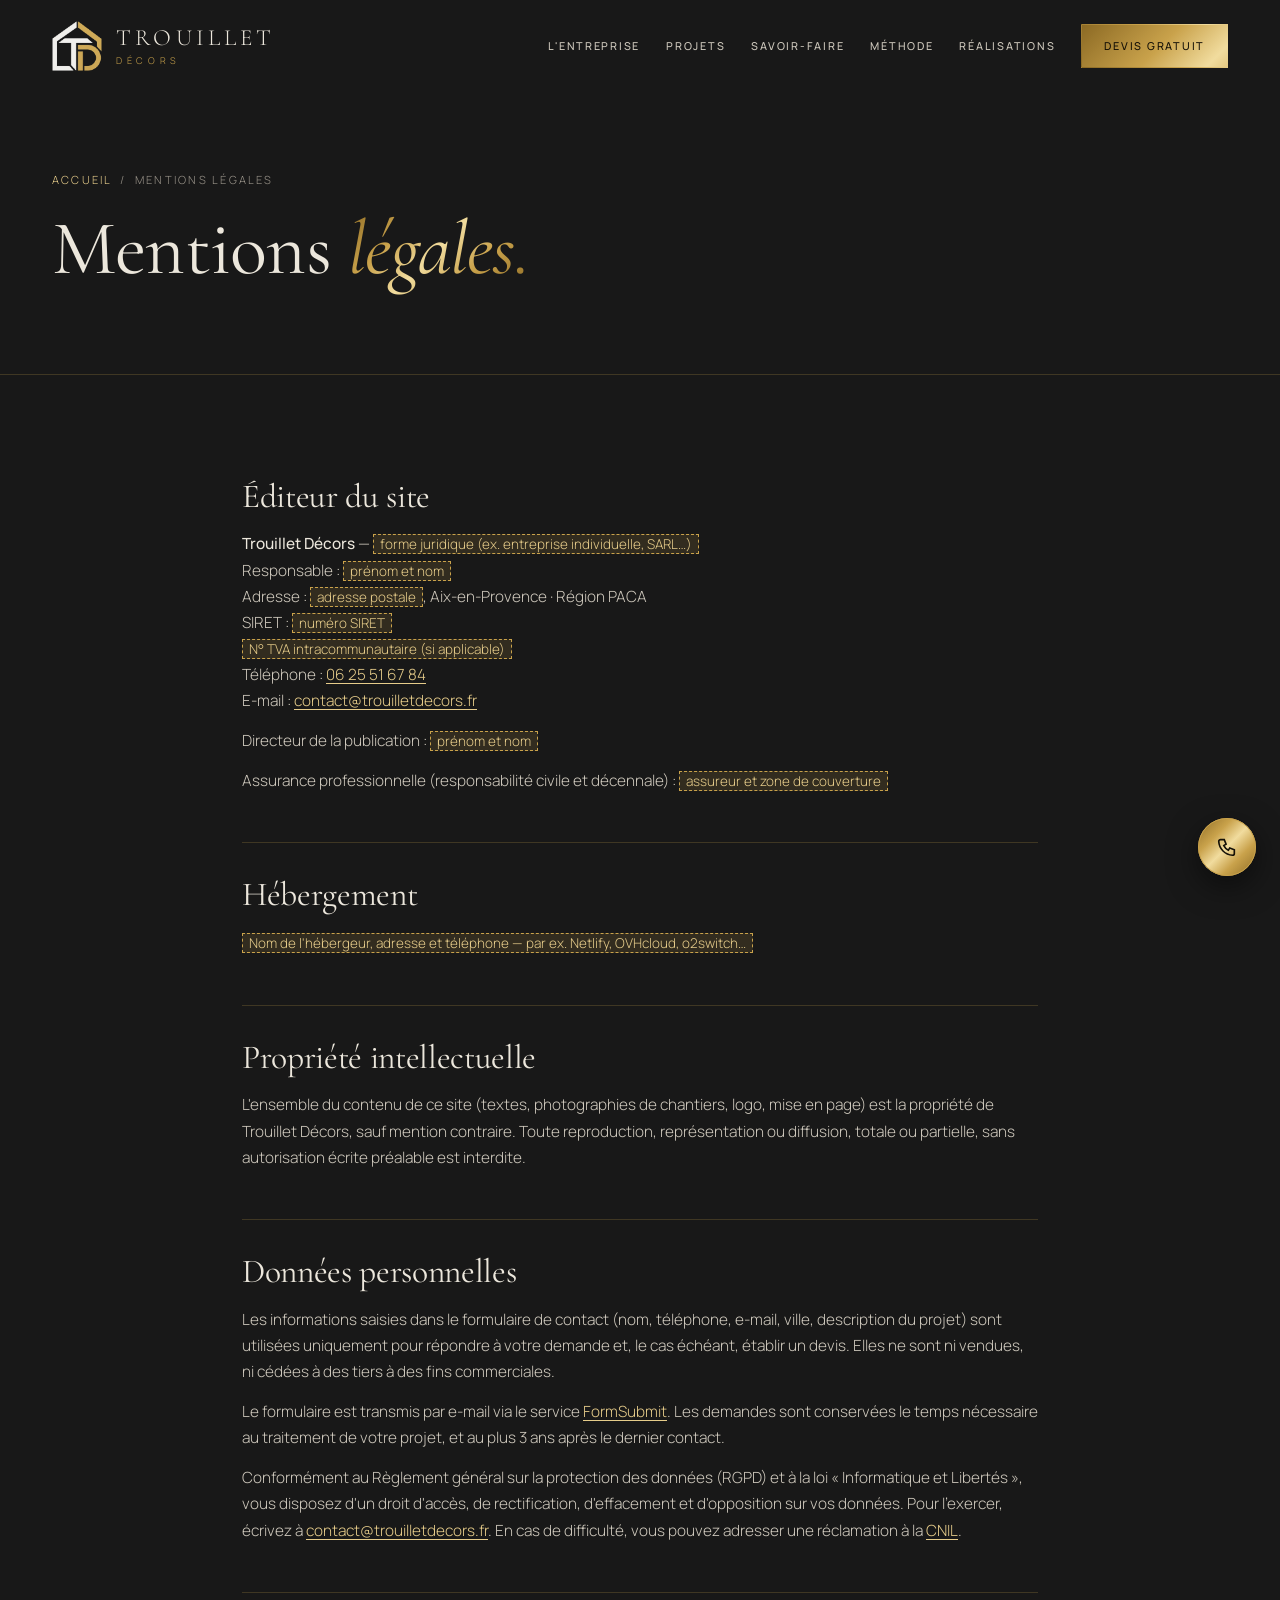
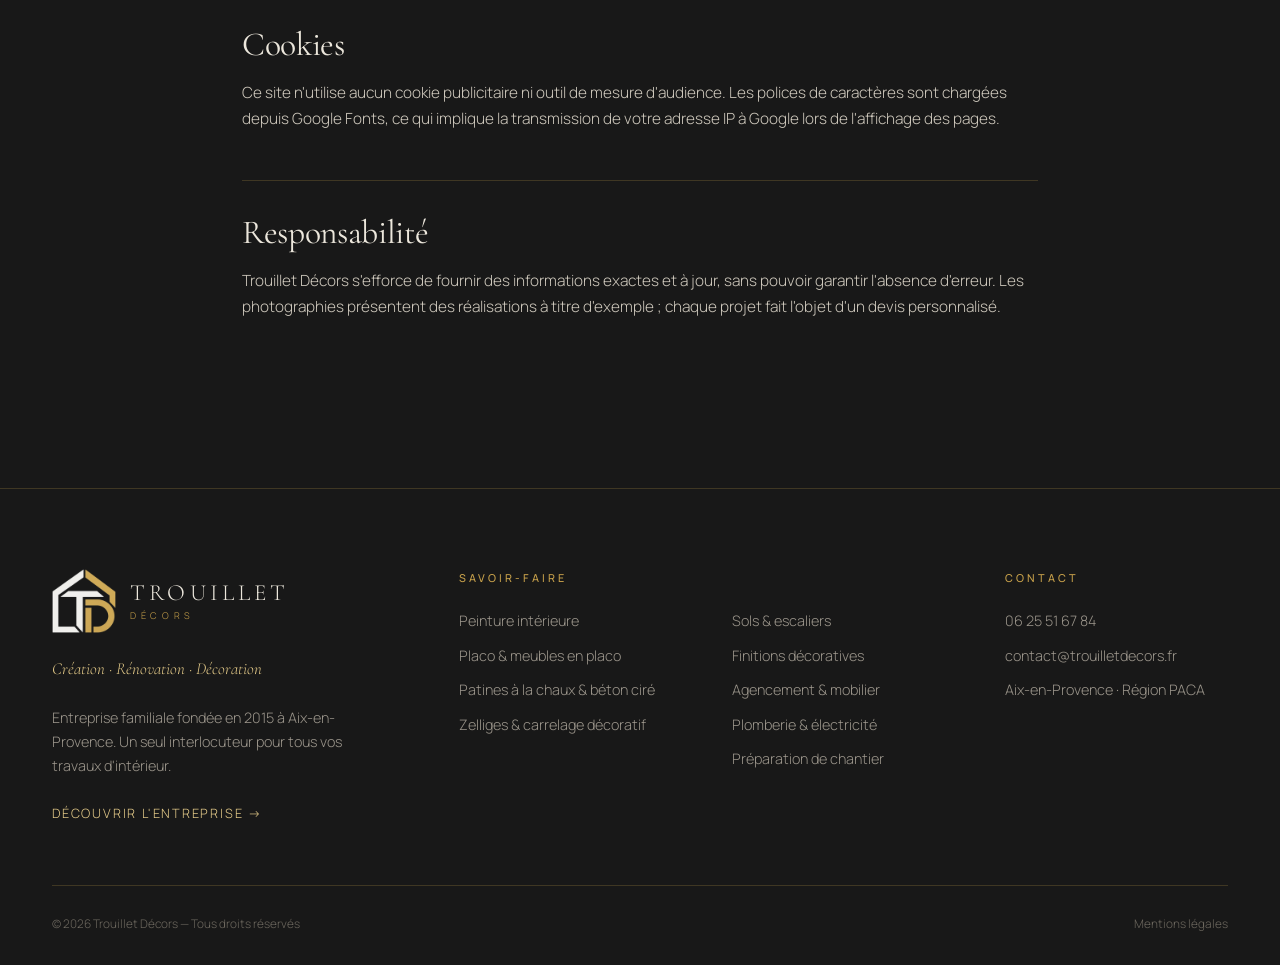
<file: mentions-legales.html>
<!doctype html>
<html lang="fr">
<head>
<meta charset="utf-8">
<script>document.documentElement.classList.add('js')</script>
<meta name="viewport" content="width=device-width, initial-scale=1, viewport-fit=cover">
<meta name="theme-color" content="#181818">
<title>Mentions légales — Trouillet Décors</title>
<meta name="description" content="Mentions légales et politique de confidentialité du site Trouillet Décors.">
<link rel="canonical" href="https://www.trouilletdecors.fr/mentions-legales.html">
<meta name="robots" content="noindex">
<link rel="preconnect" href="https://fonts.googleapis.com">
<link rel="preconnect" href="https://fonts.gstatic.com" crossorigin>
<link href="https://fonts.googleapis.com/css2?family=Cormorant+Garamond:ital,wght@0,400;0,500;0,600;1,400&family=Manrope:wght@300;400;500;600&display=swap" rel="stylesheet">
<link rel="icon" type="image/png" href="images/logo/favicon-64.png">
<link rel="apple-touch-icon" href="images/logo/apple-touch-icon.png">
<link rel="stylesheet" href="site.css?v=202610281154">
</head>
<body>
<div class="progress" aria-hidden="true"></div>

<header id="top">
  <div class="wrap nav">
    <a href="index.html" class="logo" aria-label="Trouillet Décors — accueil">
      <img class="logo-img" src="images/logo/logo-td-160.png" alt="" width="160" height="160">
      <span class="logo-txt">TROUILLET<small>DÉCORS</small></span>
    </a>
    <nav class="menu" id="menu">
      <a href="entreprise.html">L'entreprise</a>
      <a href="index.html#projets">Projets</a>
      <a href="index.html#savoir-faire">Savoir-faire</a>
      <a href="index.html#methode">Méthode</a>
      <a href="realisations.html">Réalisations</a>
      <a href="index.html#contact" class="btn btn-gold">Devis gratuit</a>
      <div class="menu-foot"><a href="tel:+33625516784">06 25 51 67 84</a><span>Aix-en-Provence & PACA</span></div>
    </nav>
    <nav class="quick" aria-label="Accès rapide"><a href="entreprise.html">L'entreprise</a><a href="realisations.html">Réalisations</a></nav>
    <button class="burger" id="burger" aria-label="Menu"><span></span><span></span><span></span></button>
  </div>
</header>

<section class="page-hero legal-hero">
  <div class="wrap">
    <div class="crumb"><a href="index.html">Accueil</a> &nbsp;/&nbsp; Mentions légales</div>
    <h1>Mentions <em class="gold">légales.</em></h1>
  </div>
</section>

<main class="legal-page">
  <div class="wrap">
    <section>
      <h2>Éditeur du site</h2>
      <p><strong>Trouillet Décors</strong> — <span class="todo">forme juridique (ex. entreprise individuelle, SARL…)</span><br>
      Responsable : <span class="todo">prénom et nom</span><br>
      Adresse : <span class="todo">adresse postale</span>, Aix-en-Provence · Région PACA<br>
      SIRET : <span class="todo">numéro SIRET</span><br>
      <span class="todo">N° TVA intracommunautaire (si applicable)</span><br>
      Téléphone : <a href="tel:+33625516784">06 25 51 67 84</a><br>
      E-mail : <a href="mailto:contact@trouilletdecors.fr">contact@trouilletdecors.fr</a></p>
      <p>Directeur de la publication : <span class="todo">prénom et nom</span></p>
      <p>Assurance professionnelle (responsabilité civile et décennale) : <span class="todo">assureur et zone de couverture</span></p>
    </section>

    <section>
      <h2>Hébergement</h2>
      <p><span class="todo">Nom de l'hébergeur, adresse et téléphone — par ex. Netlify, OVHcloud, o2switch…</span></p>
    </section>

    <section>
      <h2>Propriété intellectuelle</h2>
      <p>L'ensemble du contenu de ce site (textes, photographies de chantiers, logo, mise en page) est la propriété de Trouillet Décors, sauf mention contraire. Toute reproduction, représentation ou diffusion, totale ou partielle, sans autorisation écrite préalable est interdite.</p>
    </section>

    <section id="donnees">
      <h2>Données personnelles</h2>
      <p>Les informations saisies dans le formulaire de contact (nom, téléphone, e-mail, ville, description du projet) sont utilisées uniquement pour répondre à votre demande et, le cas échéant, établir un devis. Elles ne sont ni vendues, ni cédées à des tiers à des fins commerciales.</p>
      <p>Le formulaire est transmis par e-mail via le service <a href="https://formsubmit.co" target="_blank" rel="noopener">FormSubmit</a>. Les demandes sont conservées le temps nécessaire au traitement de votre projet, et au plus 3 ans après le dernier contact.</p>
      <p>Conformément au Règlement général sur la protection des données (RGPD) et à la loi « Informatique et Libertés », vous disposez d'un droit d'accès, de rectification, d'effacement et d'opposition sur vos données. Pour l'exercer, écrivez à <a href="mailto:contact@trouilletdecors.fr">contact@trouilletdecors.fr</a>. En cas de difficulté, vous pouvez adresser une réclamation à la <a href="https://www.cnil.fr" target="_blank" rel="noopener">CNIL</a>.</p>
    </section>

    <section>
      <h2>Cookies</h2>
      <p>Ce site n'utilise aucun cookie publicitaire ni outil de mesure d'audience. Les polices de caractères sont chargées depuis Google Fonts, ce qui implique la transmission de votre adresse IP à Google lors de l'affichage des pages.</p>
    </section>

    <section>
      <h2>Responsabilité</h2>
      <p>Trouillet Décors s'efforce de fournir des informations exactes et à jour, sans pouvoir garantir l'absence d'erreur. Les photographies présentent des réalisations à titre d'exemple ; chaque projet fait l'objet d'un devis personnalisé.</p>
    </section>
  </div>
</main>

<footer>
  <div class="wrap">
    <div class="foot">
      <div>
        <a href="index.html" class="logo"><img class="logo-img" src="images/logo/logo-td-160.png" alt="" width="160" height="160"><span class="logo-txt">TROUILLET<small>DÉCORS</small></span></a>
        <p class="foot-tag">Création · Rénovation · Décoration</p>
        <p>Entreprise familiale fondée en 2015 à Aix-en-Provence. Un seul interlocuteur pour tous vos travaux d'intérieur.</p>
        <p><a href="entreprise.html" class="foot-link">Découvrir l'entreprise &rarr;</a></p>
      </div>
      <div><h4>Savoir-faire</h4><ul><li><a href="peinture-aix-en-provence.html">Peinture intérieure</a></li><li><a href="placo-aix-en-provence.html">Placo & meubles en placo</a></li><li><a href="beton-cire-enduit-chaux-aix-en-provence.html">Patines à la chaux & béton ciré</a></li><li><a href="zelliges-carrelage-aix-en-provence.html">Zelliges & carrelage décoratif</a></li></ul></div>
      <div><h4>&nbsp;</h4><ul><li><a href="pose-sols-aix-en-provence.html">Sols & escaliers</a></li><li><a href="papier-peint-decoration-aix-en-provence.html">Finitions décoratives</a></li><li><a href="agencement-sur-mesure-aix-en-provence.html">Agencement & mobilier</a></li><li><a href="plomberie-electricite-aix-en-provence.html">Plomberie & électricité</a></li><li><a href="renovation-interieure-aix-en-provence.html">Préparation de chantier</a></li></ul></div>
      <div><h4>Contact</h4><ul><li><a href="tel:+33625516784">06 25 51 67 84</a></li><li><a href="mailto:contact@trouilletdecors.fr">contact@trouilletdecors.fr</a></li><li>Aix-en-Provence · Région PACA</li></ul></div>
    </div>
    <div class="legal"><span>© <span id="y"></span> Trouillet Décors — Tous droits réservés</span><span><a href="mentions-legales.html">Mentions légales</a></span></div>
  </div>
</footer>

<a href="tel:+33625516784" class="float-call" aria-label="Appeler"><svg viewBox="0 0 24 24" fill="none" stroke="currentColor" stroke-width="1.8"><path d="M5 4h4l2 5-2.5 1.5a11 11 0 005 5L15 13l5 2v4a2 2 0 01-2 2A16 16 0 013 6a2 2 0 012-2"/></svg></a>

<script src="confiance.js?v=202610281154"></script>
<script src="site.js?v=202610281154"></script>
</body>
</html>
</file>
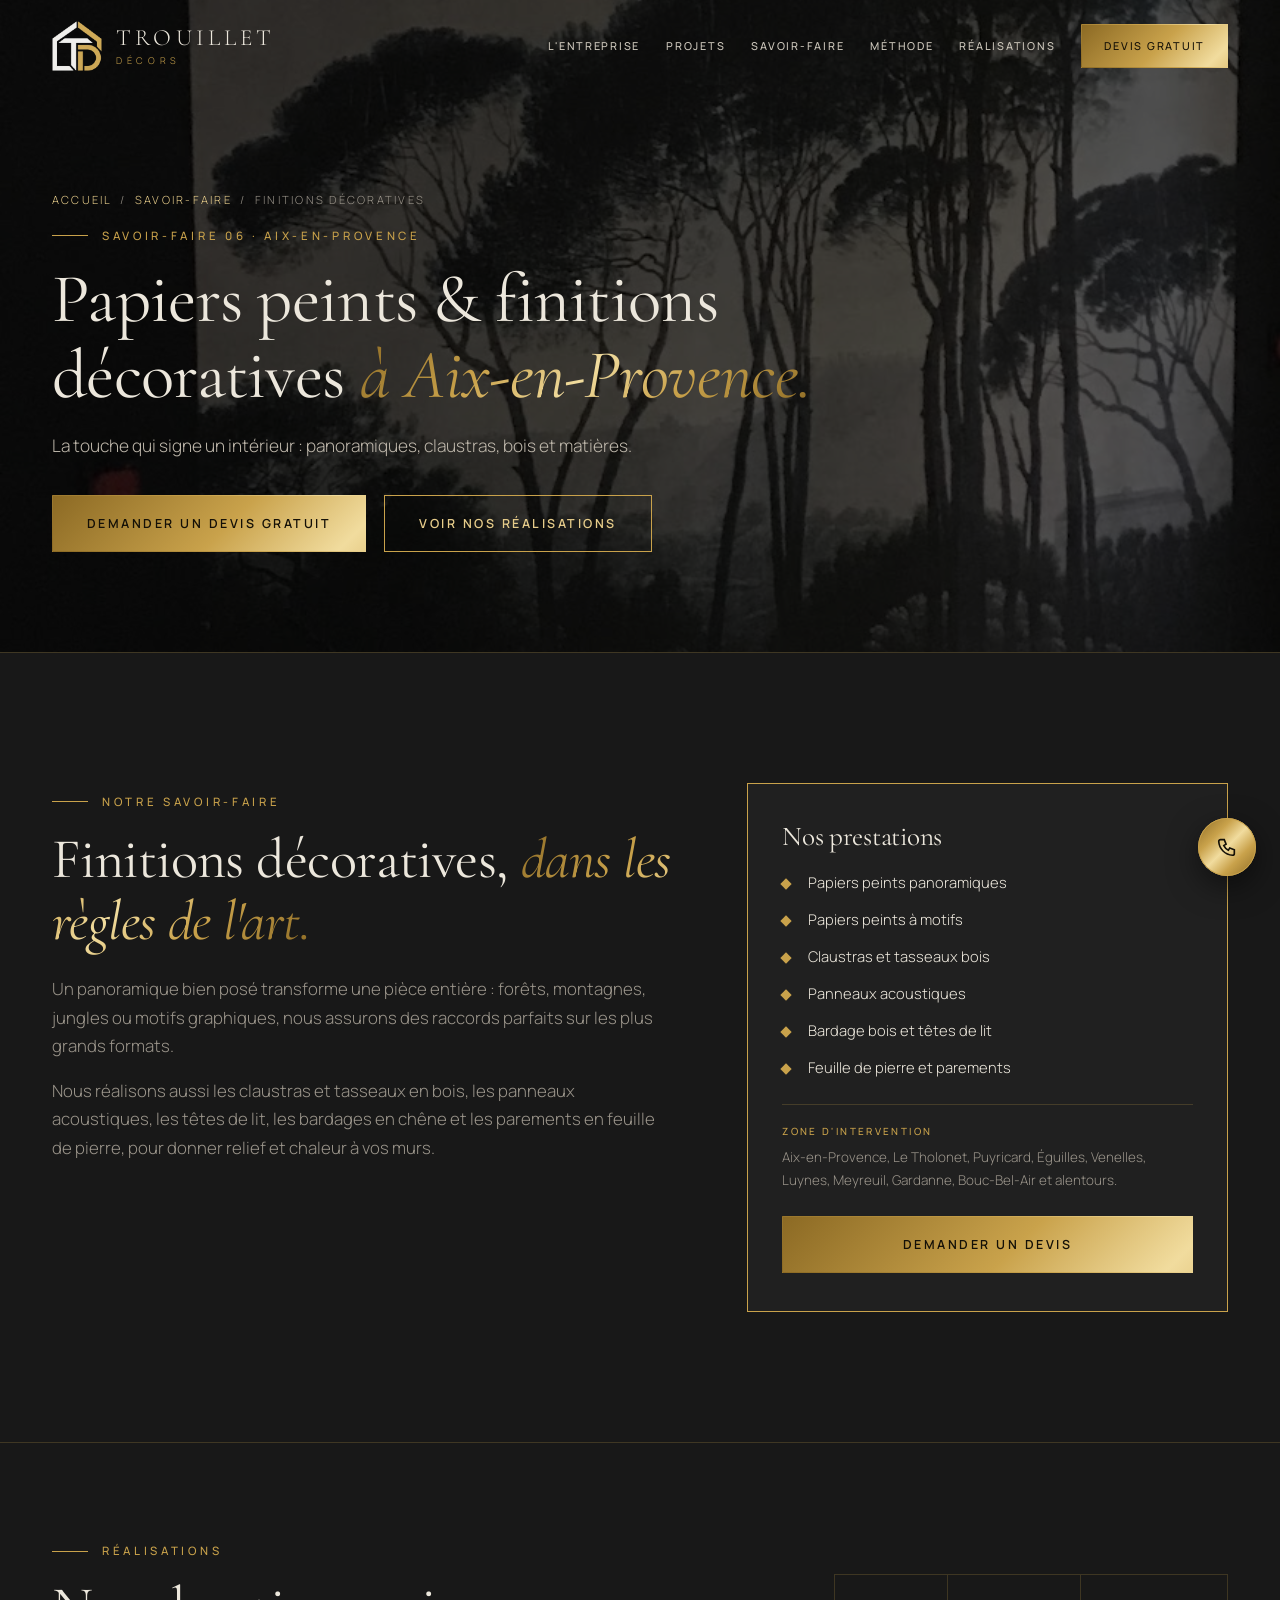
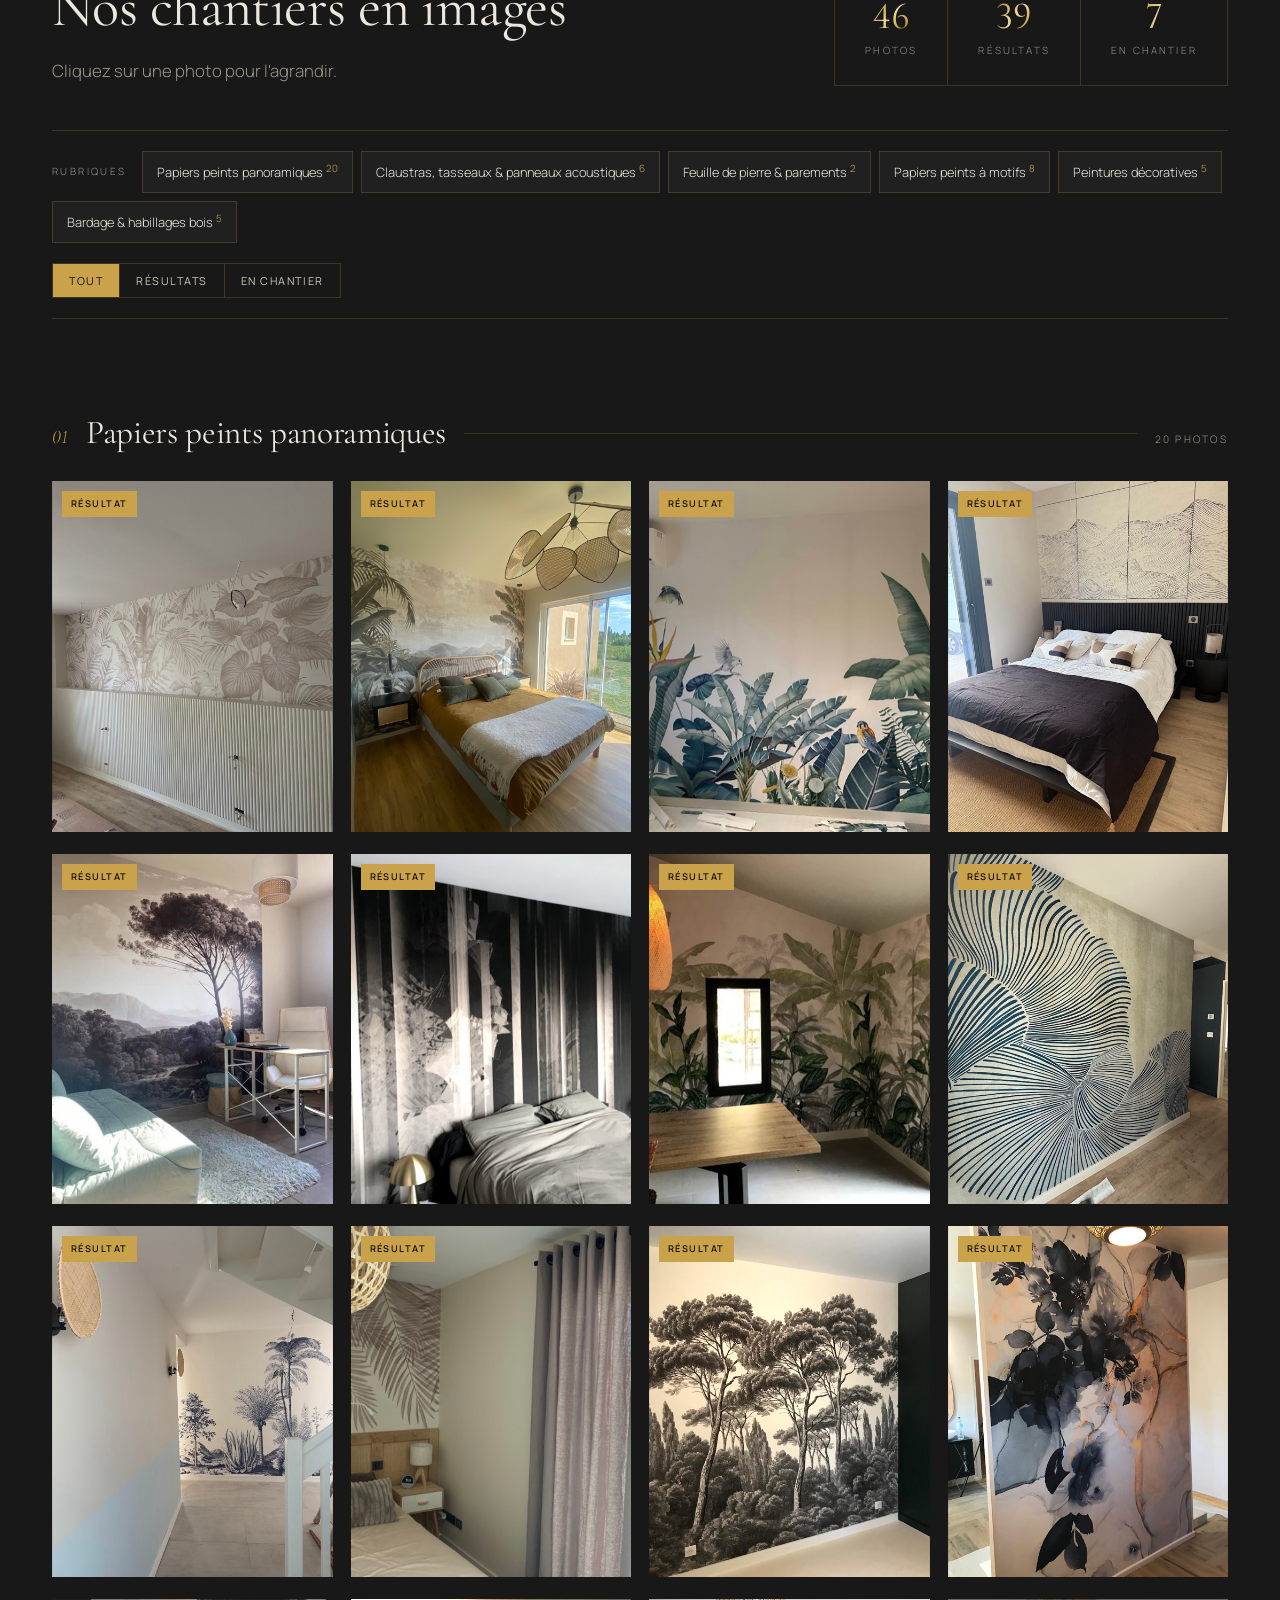
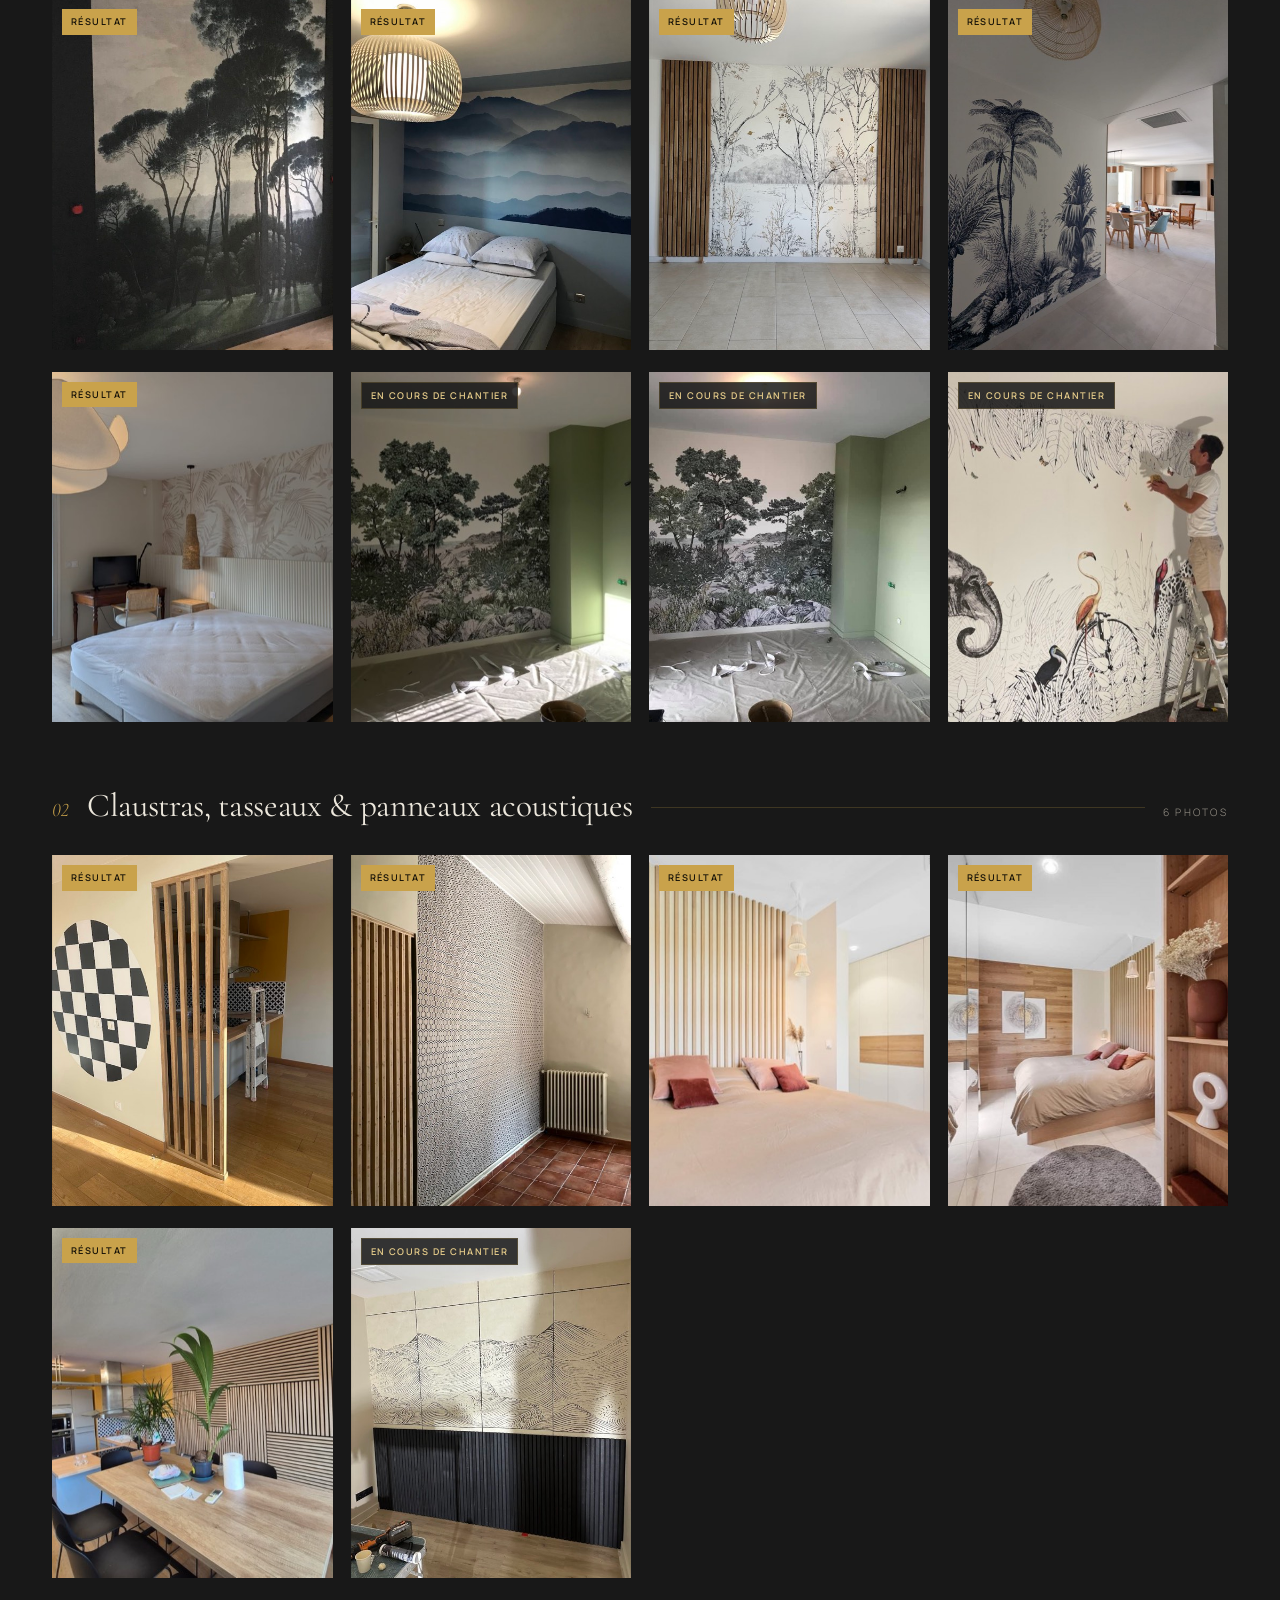
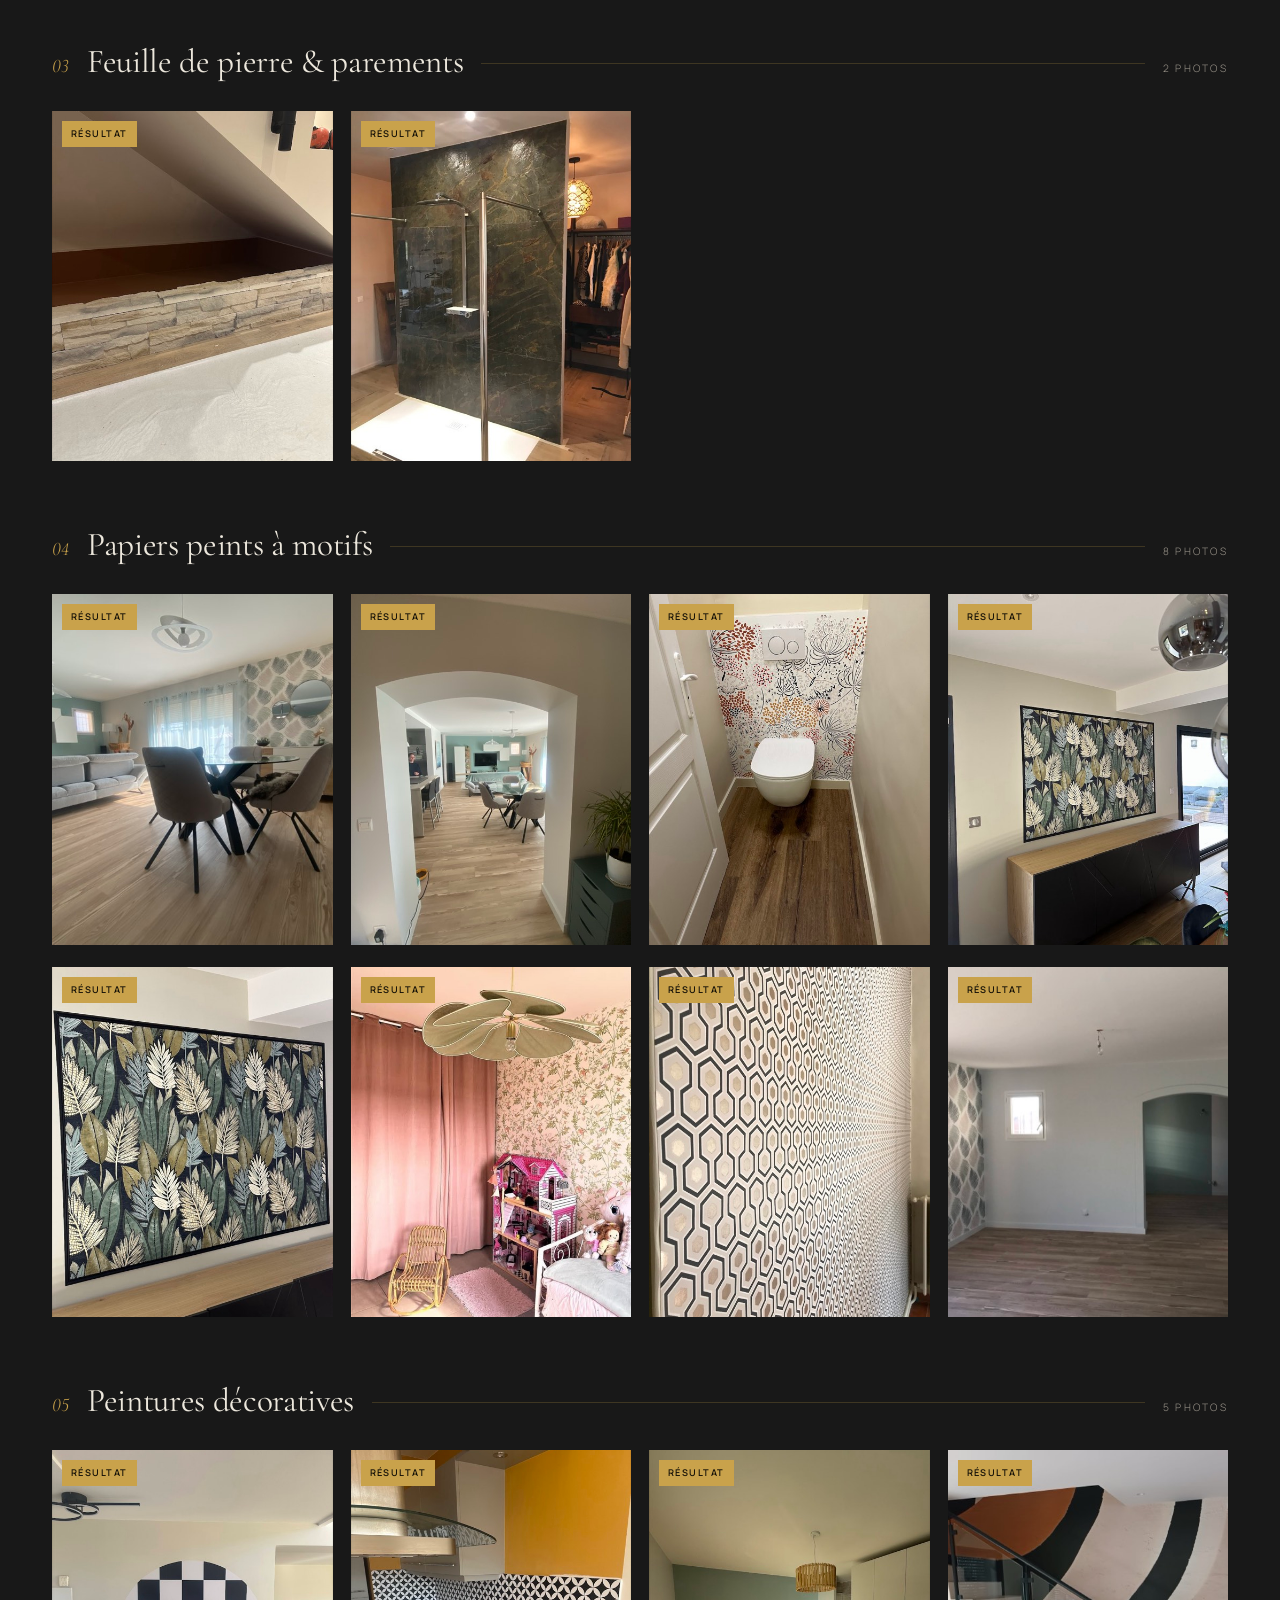
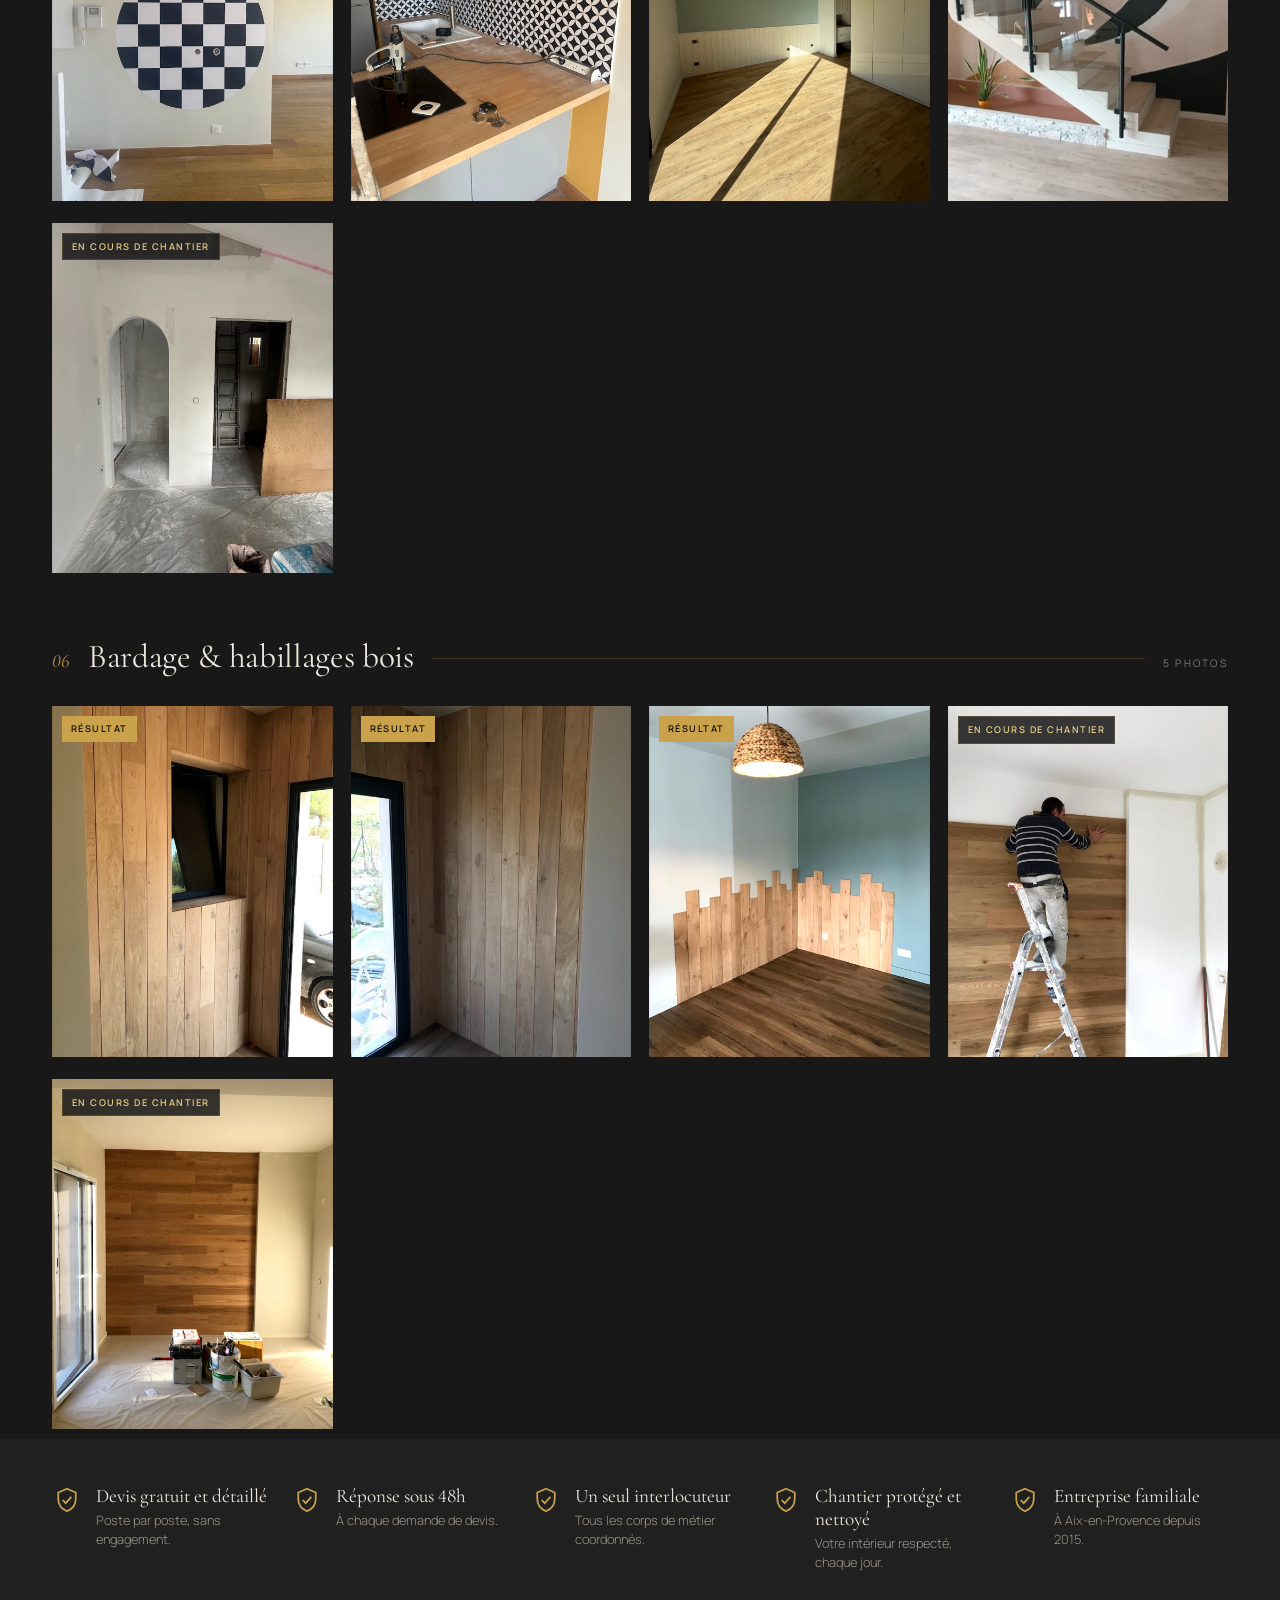
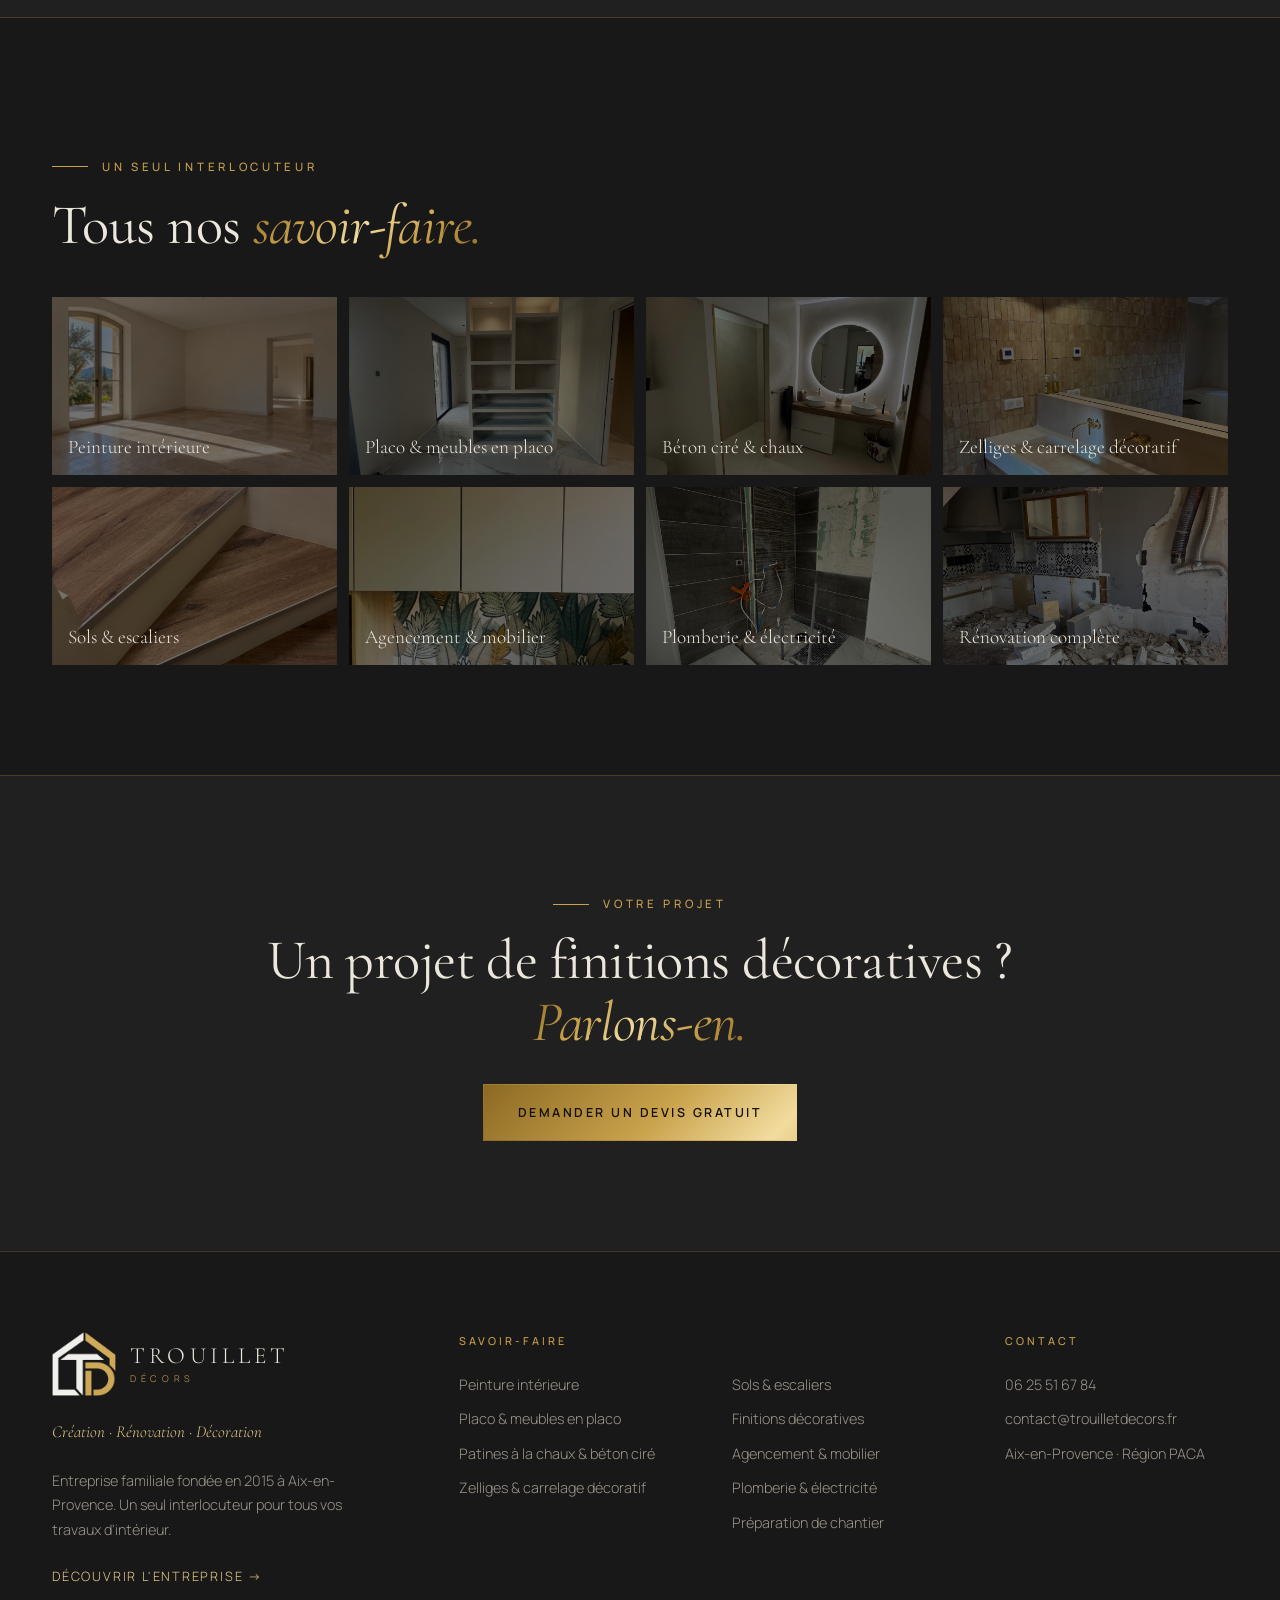
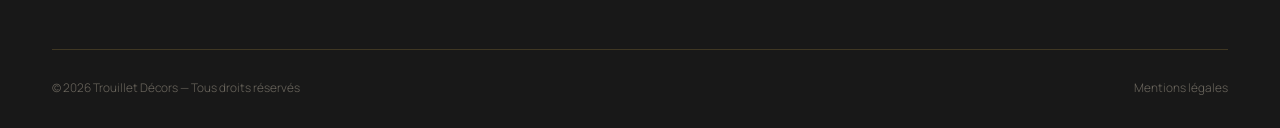
<file: papier-peint-decoration-aix-en-provence.html>
<!doctype html>
<html lang="fr">
<head>
<meta charset="utf-8">
<script>document.documentElement.classList.add('js')</script>
<meta name="viewport" content="width=device-width, initial-scale=1, viewport-fit=cover">
<meta name="theme-color" content="#181818">
<title>Pose de papier peint panoramique &amp; décoration murale à Aix-en-Provence — Trouillet Décors</title>
<meta name="description" content="Pose de papiers peints panoramiques, claustras, tasseaux, panneaux acoustiques, bardage bois et feuille de pierre à Aix-en-Provence.">
<link rel="canonical" href="https://www.trouilletdecors.fr/papier-peint-decoration-aix-en-provence.html">
<meta property="og:title" content="Pose de papier peint panoramique &amp; décoration murale à Aix-en-Provence">
<meta property="og:description" content="Pose de papiers peints panoramiques, claustras, tasseaux, panneaux acoustiques, bardage bois et feuille de pierre à Aix-en-Provence.">
<meta property="og:image" content="https://www.trouilletdecors.fr/images/finitions/full/finitions-40.jpg">
<script type="application/ld+json">[{"@context": "https://schema.org", "@type": "Service", "name": "Pose de papier peint panoramique & décoration murale à Aix-en-Provence", "serviceType": "Papiers peints & finitions décoratives", "description": "Pose de papiers peints panoramiques, claustras, tasseaux, panneaux acoustiques, bardage bois et feuille de pierre à Aix-en-Provence.", "areaServed": [{"@type": "City", "name": "Aix-en-Provence"}, {"@type": "AdministrativeArea", "name": "Provence-Alpes-Côte d'Azur"}], "provider": {"@type": "HomeAndConstructionBusiness", "name": "Trouillet Décors", "telephone": "+33625516784", "email": "contact@trouilletdecors.fr", "url": "https://www.trouilletdecors.fr/", "address": {"@type": "PostalAddress", "addressLocality": "Aix-en-Provence", "postalCode": "13100", "addressCountry": "FR"}}, "url": "https://www.trouilletdecors.fr/papier-peint-decoration-aix-en-provence.html"}, {"@context": "https://schema.org", "@type": "BreadcrumbList", "itemListElement": [{"@type": "ListItem", "position": 1, "name": "Accueil", "item": "https://www.trouilletdecors.fr/"}, {"@type": "ListItem", "position": 2, "name": "Savoir-faire", "item": "https://www.trouilletdecors.fr/realisations.html"}, {"@type": "ListItem", "position": 3, "name": "Finitions décoratives", "item": "https://www.trouilletdecors.fr/papier-peint-decoration-aix-en-provence.html"}]}]</script>
<link rel="preconnect" href="https://fonts.googleapis.com">
<link rel="preconnect" href="https://fonts.gstatic.com" crossorigin>
<link href="https://fonts.googleapis.com/css2?family=Cormorant+Garamond:ital,wght@0,400;0,500;0,600;1,400&family=Manrope:wght@300;400;500;600&display=swap" rel="stylesheet">
<link rel="icon" type="image/png" href="images/logo/favicon-64.png">
<link rel="apple-touch-icon" href="images/logo/apple-touch-icon.png">
<link rel="stylesheet" href="site.css?v=202610281154">
</head>
<body>
<div class="progress" aria-hidden="true"></div>

<header id="top">
  <div class="wrap nav">
    <a href="index.html" class="logo" aria-label="Trouillet Décors — accueil">
      <img class="logo-img" src="images/logo/logo-td-160.png" alt="" width="160" height="160">
      <span class="logo-txt">TROUILLET<small>DÉCORS</small></span>
    </a>
    <nav class="menu" id="menu">
      <a href="entreprise.html">L'entreprise</a>
      <a href="index.html#projets">Projets</a>
      <a href="index.html#savoir-faire">Savoir-faire</a>
      <a href="index.html#methode">Méthode</a>
      <a href="realisations.html">Réalisations</a>
      <a href="index.html#contact" class="btn btn-gold">Devis gratuit</a>
      <div class="menu-foot"><a href="tel:+33625516784">06 25 51 67 84</a><span>Aix-en-Provence & PACA</span></div>
    </nav>
    <nav class="quick" aria-label="Accès rapide"><a href="entreprise.html">L'entreprise</a><a href="realisations.html">Réalisations</a></nav>
    <button class="burger" id="burger" aria-label="Menu"><span></span><span></span><span></span></button>
  </div>
</header>

<section class="page-hero svc-hero" style="--img:url('images/finitions/full/finitions-40.jpg')">
  <div class="bg"></div>
  <div class="wrap">
    <nav class="crumb rv" aria-label="Fil d'Ariane"><a href="index.html">Accueil</a> &nbsp;/&nbsp; <a href="realisations.html">Savoir-faire</a> &nbsp;/&nbsp; Finitions décoratives</nav>
    <span class="eyebrow rv d1">Savoir-faire 06 · Aix-en-Provence</span>
    <h1 class="rv d1">Papiers peints &amp; finitions décoratives <em class="gold">à Aix-en-Provence.</em></h1>
    <p class="rv d2">La touche qui signe un intérieur : panoramiques, claustras, bois et matières.</p>
    <div class="hero-ctas rv d3"><a href="index.html#contact" class="btn btn-gold">Demander un devis gratuit</a><a href="#galerie" class="btn btn-ghost">Voir nos réalisations</a></div>
  </div>
</section>

<section class="svc-intro">
  <div class="wrap">
    <div class="svc-grid">
      <div>
        <span class="eyebrow rv">Notre savoir-faire</span>
        <h2 class="rv d1">Finitions décoratives, <em class="gold">dans les règles de l'art.</em></h2>
        <p class="lead rv d2">Un panoramique bien posé transforme une pièce entière : forêts, montagnes, jungles ou motifs graphiques, nous assurons des raccords parfaits sur les plus grands formats.</p><p class="lead rv d2">Nous réalisons aussi les claustras et tasseaux en bois, les panneaux acoustiques, les têtes de lit, les bardages en chêne et les parements en feuille de pierre, pour donner relief et chaleur à vos murs.</p>
      </div>
      <aside class="svc-box rv d2">
        <h3>Nos prestations</h3>
        <ul class="check"><li>Papiers peints panoramiques</li><li>Papiers peints à motifs</li><li>Claustras et tasseaux bois</li><li>Panneaux acoustiques</li><li>Bardage bois et têtes de lit</li><li>Feuille de pierre et parements</li></ul>
        <p class="svc-zone"><b>Zone d'intervention</b>Aix-en-Provence, Le Tholonet, Puyricard, Éguilles, Venelles, Luynes, Meyreuil, Gardanne, Bouc-Bel-Air et alentours.</p>
        <a href="index.html#contact" class="btn btn-gold">Demander un devis</a>
      </aside>
    </div>
  </div>
</section>

<div class="svc-gallery" id="galerie">
  <section class="cat-intro">
    <div class="wrap">
      <div class="cat-intro-grid">
        <div><span class="eyebrow">Réalisations</span><h2>Nos chantiers en images</h2><p class="lead">Cliquez sur une photo pour l'agrandir.</p></div>
        <ul class="cat-stats"><li><b class="gold">46</b><span>Photos</span></li><li><b class='gold'>39</b><span>Résultats</span></li><li><b class='gold'>7</b><span>En chantier</span></li></ul>
      </div>
      <div class="cat-tools"><div class='jump'><small>Rubriques</small><a href="#g0" data-jump="g0">Papiers peints panoramiques <sup>20</sup></a><a href="#g1" data-jump="g1">Claustras, tasseaux &amp; panneaux acoustiques <sup>6</sup></a><a href="#g2" data-jump="g2">Feuille de pierre &amp; parements <sup>2</sup></a><a href="#g3" data-jump="g3">Papiers peints à motifs <sup>8</sup></a><a href="#g4" data-jump="g4">Peintures décoratives <sup>5</sup></a><a href="#g5" data-jump="g5">Bardage &amp; habillages bois <sup>5</sup></a></div><div class="stage-toggle" role="group" aria-label="Afficher"><button class="on" data-stage="">Tout</button><button data-stage="resultat">Résultats</button><button data-stage="chantier">En chantier</button></div></div>
    </div>
  </section>
      <section class="sub" id="g0">
        <div class="wrap">
          <div class="sub-head"><span class="sub-n">01</span><h3>Papiers peints panoramiques</h3><span class="sub-count">20 photos</span></div>
          <div class="pgrid"><figure class="pc" data-full="images/finitions/full/finitions-01.jpg" data-stage="resultat" data-stage-label="Résultat" style="--d:0"><div class="pc-img"><img src="images/finitions/thumb/finitions-01.jpg" alt="Panoramique végétal gris perle au-dessus d&#x27;un soubassement rainuré" width="525" height="700" loading="lazy"><span class="stage stage-resultat">Résultat</span></div></figure><figure class="pc" data-full="images/finitions/full/finitions-02.jpg" data-stage="resultat" data-stage-label="Résultat" style="--d:1"><div class="pc-img"><img src="images/finitions/thumb/finitions-02.jpg" alt="Chambre : panoramique paysage et suspension en rotin" width="700" height="525" loading="lazy"><span class="stage stage-resultat">Résultat</span></div></figure><figure class="pc" data-full="images/finitions/full/finitions-10.jpg" data-stage="resultat" data-stage-label="Résultat" style="--d:2"><div class="pc-img"><img src="images/finitions/thumb/finitions-10.jpg" alt="Panoramique jungle tropicale aux oiseaux de paradis" width="700" height="525" loading="lazy"><span class="stage stage-resultat">Résultat</span></div></figure><figure class="pc" data-full="images/finitions/full/finitions-11.jpg" data-stage="resultat" data-stage-label="Résultat" style="--d:3"><div class="pc-img"><img src="images/finitions/thumb/finitions-11.jpg" alt="Chambre : panoramique montagnes et tête de lit à tasseaux noirs" width="525" height="700" loading="lazy"><span class="stage stage-resultat">Résultat</span></div></figure><figure class="pc" data-full="images/finitions/full/finitions-19.jpg" data-stage="resultat" data-stage-label="Résultat" style="--d:4"><div class="pc-img"><img src="images/finitions/thumb/finitions-19.jpg" alt="Bureau face à un panoramique pin parasol et montagne" width="525" height="700" loading="lazy"><span class="stage stage-resultat">Résultat</span></div></figure><figure class="pc" data-full="images/finitions/full/finitions-23.jpg" data-stage="resultat" data-stage-label="Résultat" style="--d:5"><div class="pc-img"><img src="images/finitions/thumb/finitions-23.jpg" alt="Chambre plongée dans un panoramique forêt noir et blanc" width="700" height="525" loading="lazy"><span class="stage stage-resultat">Résultat</span></div></figure><figure class="pc" data-full="images/finitions/full/finitions-24.jpg" data-stage="resultat" data-stage-label="Résultat" style="--d:6"><div class="pc-img"><img src="images/finitions/thumb/finitions-24.jpg" alt="Coin repas sous un panoramique tropical" width="700" height="525" loading="lazy"><span class="stage stage-resultat">Résultat</span></div></figure><figure class="pc" data-full="images/finitions/full/finitions-26.jpg" data-stage="resultat" data-stage-label="Résultat" style="--d:7"><div class="pc-img"><img src="images/finitions/thumb/finitions-26.jpg" alt="Papier peint graphique bleu nuit sur fond effet béton" width="525" height="700" loading="lazy"><span class="stage stage-resultat">Résultat</span></div></figure><figure class="pc" data-full="images/finitions/full/finitions-27.jpg" data-stage="resultat" data-stage-label="Résultat" style="--d:0"><div class="pc-img"><img src="images/finitions/thumb/finitions-27.jpg" alt="Couloir habillé d&#x27;un panoramique palmiers à l&#x27;encre bleue" width="525" height="700" loading="lazy"><span class="stage stage-resultat">Résultat</span></div></figure><figure class="pc" data-full="images/finitions/full/finitions-30.jpg" data-stage="resultat" data-stage-label="Résultat" style="--d:1"><div class="pc-img"><img src="images/finitions/thumb/finitions-30.jpg" alt="Chambre : panoramique feuilles de palmier et tête de lit en bois" width="700" height="525" loading="lazy"><span class="stage stage-resultat">Résultat</span></div></figure><figure class="pc" data-full="images/finitions/full/finitions-33.jpg" data-stage="resultat" data-stage-label="Résultat" style="--d:2"><div class="pc-img"><img src="images/finitions/thumb/finitions-33.jpg" alt="Panoramique de pins parasols noir et blanc, mur vert profond" width="525" height="700" loading="lazy"><span class="stage stage-resultat">Résultat</span></div></figure><figure class="pc" data-full="images/finitions/full/finitions-36.jpg" data-stage="resultat" data-stage-label="Résultat" style="--d:3"><div class="pc-img"><img src="images/finitions/thumb/finitions-36.jpg" alt="Panoramique floral à l&#x27;encre, effet aquarelle" width="525" height="700" loading="lazy"><span class="stage stage-resultat">Résultat</span></div></figure><figure class="pc" data-full="images/finitions/full/finitions-40.jpg" data-stage="resultat" data-stage-label="Résultat" style="--d:4"><div class="pc-img"><img src="images/finitions/thumb/finitions-40.jpg" alt="Pins parasols en panoramique, ambiance crépusculaire" width="525" height="700" loading="lazy"><span class="stage stage-resultat">Résultat</span></div></figure><figure class="pc" data-full="images/finitions/full/finitions-41.jpg" data-stage="resultat" data-stage-label="Résultat" style="--d:5"><div class="pc-img"><img src="images/finitions/thumb/finitions-41.jpg" alt="Chambre apaisante, panoramique montagnes en dégradé de bleus" width="525" height="700" loading="lazy"><span class="stage stage-resultat">Résultat</span></div></figure><figure class="pc" data-full="images/finitions/full/finitions-42.jpg" data-stage="resultat" data-stage-label="Résultat" style="--d:6"><div class="pc-img"><img src="images/finitions/thumb/finitions-42.jpg" alt="Panoramique bouleaux encadré de tasseaux de bois" width="525" height="700" loading="lazy"><span class="stage stage-resultat">Résultat</span></div></figure><figure class="pc" data-full="images/finitions/full/finitions-44.jpg" data-stage="resultat" data-stage-label="Résultat" style="--d:7"><div class="pc-img"><img src="images/finitions/thumb/finitions-44.jpg" alt="Panoramique palmiers ouvrant sur un espace de vie" width="527" height="700" loading="lazy"><span class="stage stage-resultat">Résultat</span></div></figure><figure class="pc" data-full="images/finitions/full/finitions-45.jpg" data-stage="resultat" data-stage-label="Résultat" style="--d:0"><div class="pc-img"><img src="images/finitions/thumb/finitions-45.jpg" alt="Chambre lumineuse, panoramique végétal aux tons pastel" width="700" height="526" loading="lazy"><span class="stage stage-resultat">Résultat</span></div></figure><figure class="pc" data-full="images/finitions/full/finitions-18.jpg" data-stage="chantier" data-stage-label="En cours de chantier" style="--d:1"><div class="pc-img"><img src="images/finitions/thumb/finitions-18.jpg" alt="Panoramique forêt et mur vert sauge, avant l&#x27;arrivée du mobilier" width="700" height="525" loading="lazy"><span class="stage stage-chantier">En cours de chantier</span></div></figure><figure class="pc" data-full="images/finitions/full/finitions-21.jpg" data-stage="chantier" data-stage-label="En cours de chantier" style="--d:2"><div class="pc-img"><img src="images/finitions/thumb/finitions-21.jpg" alt="Panoramique forêt fraîchement posé, protections encore au sol" width="525" height="700" loading="lazy"><span class="stage stage-chantier">En cours de chantier</span></div></figure><figure class="pc" data-full="images/finitions/full/finitions-25.jpg" data-stage="chantier" data-stage-label="En cours de chantier" style="--d:3"><div class="pc-img"><img src="images/finitions/thumb/finitions-25.jpg" alt="Pose d&#x27;un panoramique animalier, éléphant et flamants" width="700" height="525" loading="lazy"><span class="stage stage-chantier">En cours de chantier</span></div></figure></div>
        </div>
      </section>
      <section class="sub" id="g1">
        <div class="wrap">
          <div class="sub-head"><span class="sub-n">02</span><h3>Claustras, tasseaux &amp; panneaux acoustiques</h3><span class="sub-count">6 photos</span></div>
          <div class="pgrid"><figure class="pc" data-full="images/finitions/full/finitions-09.jpg" data-stage="resultat" data-stage-label="Résultat" style="--d:0"><div class="pc-img"><img src="images/finitions/thumb/finitions-09.jpg" alt="Claustra en tasseaux de chêne et médaillon damier" width="525" height="700" loading="lazy"><span class="stage stage-resultat">Résultat</span></div></figure><figure class="pc" data-full="images/finitions/full/finitions-31.jpg" data-stage="resultat" data-stage-label="Résultat" style="--d:1"><div class="pc-img"><img src="images/finitions/thumb/finitions-31.jpg" alt="Claustra en tasseaux et papier peint à motif fin, sol en tomettes" width="525" height="700" loading="lazy"><span class="stage stage-resultat">Résultat</span></div></figure><figure class="pc" data-full="images/finitions/full/finitions-38.jpg" data-stage="resultat" data-stage-label="Résultat" style="--d:2"><div class="pc-img"><img src="images/finitions/thumb/finitions-38.jpg" alt="Chambre : tête de lit et claustra en tasseaux de bois clair" width="700" height="466" loading="lazy"><span class="stage stage-resultat">Résultat</span></div></figure><figure class="pc" data-full="images/finitions/full/finitions-39.jpg" data-stage="resultat" data-stage-label="Résultat" style="--d:3"><div class="pc-img"><img src="images/finitions/thumb/finitions-39.jpg" alt="Chambre : bardage bois et étagères intégrées en niche" width="466" height="700" loading="lazy"><span class="stage stage-resultat">Résultat</span></div></figure><figure class="pc" data-full="images/finitions/full/finitions-47.jpg" data-stage="resultat" data-stage-label="Résultat" style="--d:4"><div class="pc-img"><img src="images/finitions/thumb/finitions-47.jpg" alt="Salle à manger : panneaux acoustiques à tasseaux et mur moutarde" width="700" height="525" loading="lazy"><span class="stage stage-resultat">Résultat</span></div></figure><figure class="pc" data-full="images/finitions/full/finitions-03.jpg" data-stage="chantier" data-stage-label="En cours de chantier" style="--d:5"><div class="pc-img"><img src="images/finitions/thumb/finitions-03.jpg" alt="Panoramique montagnes à l&#x27;encre et panneau acoustique à tasseaux noirs" width="525" height="700" loading="lazy"><span class="stage stage-chantier">En cours de chantier</span></div></figure></div>
        </div>
      </section>
      <section class="sub" id="g2">
        <div class="wrap">
          <div class="sub-head"><span class="sub-n">03</span><h3>Feuille de pierre &amp; parements</h3><span class="sub-count">2 photos</span></div>
          <div class="pgrid"><figure class="pc" data-full="images/finitions/full/finitions-04.jpg" data-stage="resultat" data-stage-label="Résultat" style="--d:0"><div class="pc-img"><img src="images/finitions/thumb/finitions-04.jpg" alt="Parement en feuille de pierre au bord de la mezzanine" width="525" height="700" loading="lazy"><span class="stage stage-resultat">Résultat</span></div></figure><figure class="pc" data-full="images/finitions/full/finitions-37.jpg" data-stage="resultat" data-stage-label="Résultat" style="--d:1"><div class="pc-img"><img src="images/finitions/thumb/finitions-37.jpg" alt="Douche ouverte habillée d&#x27;un panneau effet marbre vert" width="525" height="700" loading="lazy"><span class="stage stage-resultat">Résultat</span></div></figure></div>
        </div>
      </section>
      <section class="sub" id="g3">
        <div class="wrap">
          <div class="sub-head"><span class="sub-n">04</span><h3>Papiers peints à motifs</h3><span class="sub-count">8 photos</span></div>
          <div class="pgrid"><figure class="pc" data-full="images/finitions/full/finitions-05.jpg" data-stage="resultat" data-stage-label="Résultat" style="--d:0"><div class="pc-img"><img src="images/finitions/thumb/finitions-05.jpg" alt="Séjour animé par un pan de papier peint à motif feuillage" width="700" height="525" loading="lazy"><span class="stage stage-resultat">Résultat</span></div></figure><figure class="pc" data-full="images/finitions/full/finitions-06.jpg" data-stage="resultat" data-stage-label="Résultat" style="--d:1"><div class="pc-img"><img src="images/finitions/thumb/finitions-06.jpg" alt="Perspective à travers une arche vers le séjour et son papier peint" width="700" height="525" loading="lazy"><span class="stage stage-resultat">Résultat</span></div></figure><figure class="pc" data-full="images/finitions/full/finitions-12.jpg" data-stage="resultat" data-stage-label="Résultat" style="--d:2"><div class="pc-img"><img src="images/finitions/thumb/finitions-12.jpg" alt="WC habillé d&#x27;un papier peint floral aux tons terracotta" width="525" height="700" loading="lazy"><span class="stage stage-resultat">Résultat</span></div></figure><figure class="pc" data-full="images/finitions/full/finitions-14.jpg" data-stage="resultat" data-stage-label="Résultat" style="--d:3"><div class="pc-img"><img src="images/finitions/thumb/finitions-14.jpg" alt="Panneau feuillage encadré de noir au-dessus d&#x27;un buffet" width="525" height="700" loading="lazy"><span class="stage stage-resultat">Résultat</span></div></figure><figure class="pc" data-full="images/finitions/full/finitions-15.jpg" data-stage="resultat" data-stage-label="Résultat" style="--d:4"><div class="pc-img"><img src="images/finitions/thumb/finitions-15.jpg" alt="Détail du panneau feuillage, tons vert et doré" width="525" height="700" loading="lazy"><span class="stage stage-resultat">Résultat</span></div></figure><figure class="pc" data-full="images/finitions/full/finitions-20.jpg" data-stage="resultat" data-stage-label="Résultat" style="--d:5"><div class="pc-img"><img src="images/finitions/thumb/finitions-20.jpg" alt="Chambre d&#x27;enfant en papier peint fleuri et rideaux rose poudré" width="525" height="700" loading="lazy"><span class="stage stage-resultat">Résultat</span></div></figure><figure class="pc" data-full="images/finitions/full/finitions-32.jpg" data-stage="resultat" data-stage-label="Résultat" style="--d:6"><div class="pc-img"><img src="images/finitions/thumb/finitions-32.jpg" alt="Papier peint géométrique à motif hexagonal" width="525" height="700" loading="lazy"><span class="stage stage-resultat">Résultat</span></div></figure><figure class="pc" data-full="images/finitions/full/finitions-35.jpg" data-stage="resultat" data-stage-label="Résultat" style="--d:7"><div class="pc-img"><img src="images/finitions/thumb/finitions-35.jpg" alt="Grand séjour habillé d&#x27;un pan de papier peint feuillage" width="700" height="525" loading="lazy"><span class="stage stage-resultat">Résultat</span></div></figure></div>
        </div>
      </section>
      <section class="sub" id="g4">
        <div class="wrap">
          <div class="sub-head"><span class="sub-n">05</span><h3>Peintures décoratives</h3><span class="sub-count">5 photos</span></div>
          <div class="pgrid"><figure class="pc" data-full="images/finitions/full/finitions-07.jpg" data-stage="resultat" data-stage-label="Résultat" style="--d:0"><div class="pc-img"><img src="images/finitions/thumb/finitions-07.jpg" alt="Médaillon damier noir et blanc peint au mur" width="525" height="700" loading="lazy"><span class="stage stage-resultat">Résultat</span></div></figure><figure class="pc" data-full="images/finitions/full/finitions-08.jpg" data-stage="resultat" data-stage-label="Résultat" style="--d:1"><div class="pc-img"><img src="images/finitions/thumb/finitions-08.jpg" alt="Kitchenette : crédence graphique noir et blanc et mur moutarde" width="525" height="700" loading="lazy"><span class="stage stage-resultat">Résultat</span></div></figure><figure class="pc" data-full="images/finitions/full/finitions-43.jpg" data-stage="resultat" data-stage-label="Résultat" style="--d:2"><div class="pc-img"><img src="images/finitions/thumb/finitions-43.jpg" alt="Peinture bicolore : vert sauge et soubassement en lambris blanc" width="525" height="700" loading="lazy"><span class="stage stage-resultat">Résultat</span></div></figure><figure class="pc" data-full="images/finitions/full/finitions-46.jpg" data-stage="resultat" data-stage-label="Résultat" style="--d:3"><div class="pc-img"><img src="images/finitions/thumb/finitions-46.jpg" alt="Fresque graphique terracotta et noire dans la cage d&#x27;escalier" width="700" height="525" loading="lazy"><span class="stage stage-resultat">Résultat</span></div></figure><figure class="pc" data-full="images/finitions/full/finitions-22.jpg" data-stage="chantier" data-stage-label="En cours de chantier" style="--d:4"><div class="pc-img"><img src="images/finitions/thumb/finitions-22.jpg" alt="Arches créées en placo, prêtes à recevoir le décor" width="525" height="700" loading="lazy"><span class="stage stage-chantier">En cours de chantier</span></div></figure></div>
        </div>
      </section>
      <section class="sub" id="g5">
        <div class="wrap">
          <div class="sub-head"><span class="sub-n">06</span><h3>Bardage &amp; habillages bois</h3><span class="sub-count">5 photos</span></div>
          <div class="pgrid"><figure class="pc" data-full="images/finitions/full/finitions-28.jpg" data-stage="resultat" data-stage-label="Résultat" style="--d:0"><div class="pc-img"><img src="images/finitions/thumb/finitions-28.jpg" alt="Bardage en planches de chêne autour d&#x27;une fenêtre" width="525" height="700" loading="lazy"><span class="stage stage-resultat">Résultat</span></div></figure><figure class="pc" data-full="images/finitions/full/finitions-29.jpg" data-stage="resultat" data-stage-label="Résultat" style="--d:1"><div class="pc-img"><img src="images/finitions/thumb/finitions-29.jpg" alt="Mur entièrement habillé de planches de chêne brut" width="525" height="700" loading="lazy"><span class="stage stage-resultat">Résultat</span></div></figure><figure class="pc" data-full="images/finitions/full/finitions-34.jpg" data-stage="resultat" data-stage-label="Résultat" style="--d:2"><div class="pc-img"><img src="images/finitions/thumb/finitions-34.jpg" alt="Tête de lit en planches de bois découpées, mur bleu-gris" width="525" height="700" loading="lazy"><span class="stage stage-resultat">Résultat</span></div></figure><figure class="pc" data-full="images/finitions/full/finitions-16.jpg" data-stage="chantier" data-stage-label="En cours de chantier" style="--d:3"><div class="pc-img"><img src="images/finitions/thumb/finitions-16.jpg" alt="Pose d&#x27;un bardage en chêne massif au mur" width="525" height="700" loading="lazy"><span class="stage stage-chantier">En cours de chantier</span></div></figure><figure class="pc" data-full="images/finitions/full/finitions-17.jpg" data-stage="chantier" data-stage-label="En cours de chantier" style="--d:4"><div class="pc-img"><img src="images/finitions/thumb/finitions-17.jpg" alt="Mur d&#x27;accent en bardage bois, finitions en cours" width="525" height="700" loading="lazy"><span class="stage stage-chantier">En cours de chantier</span></div></figure></div>
        </div>
      </section>
</div>

<section class="garanties" id="garanties" hidden></section>
<section class="svc-more">
  <div class="wrap">
    <span class="eyebrow rv">Un seul interlocuteur</span>
    <h2 class="rv d1">Tous nos <em class="gold">savoir-faire.</em></h2>
    <div class="svc-others rv d2"><a href="peinture-aix-en-provence.html" class="svc-other"><img src="images/peinture/thumb/peinture-05.jpg" alt="" loading="lazy"><span>Peinture intérieure</span></a><a href="placo-aix-en-provence.html" class="svc-other"><img src="images/placo/thumb/placo-14.jpg" alt="" loading="lazy"><span>Placo &amp; meubles en placo</span></a><a href="beton-cire-enduit-chaux-aix-en-provence.html" class="svc-other"><img src="images/patines/thumb/patines-04.jpg" alt="" loading="lazy"><span>Béton ciré &amp; chaux</span></a><a href="zelliges-carrelage-aix-en-provence.html" class="svc-other"><img src="images/zelliges/thumb/zelliges-07.jpg" alt="" loading="lazy"><span>Zelliges &amp; carrelage décoratif</span></a><a href="pose-sols-aix-en-provence.html" class="svc-other"><img src="images/sols/thumb/sols-05.jpg" alt="" loading="lazy"><span>Sols &amp; escaliers</span></a><a href="agencement-sur-mesure-aix-en-provence.html" class="svc-other"><img src="images/agencement/thumb/agencement-01.jpg" alt="" loading="lazy"><span>Agencement &amp; mobilier</span></a><a href="plomberie-electricite-aix-en-provence.html" class="svc-other"><img src="images/plomberie/thumb/plomberie-02.jpg" alt="" loading="lazy"><span>Plomberie &amp; électricité</span></a><a href="renovation-interieure-aix-en-provence.html" class="svc-other"><img src="images/preparation/thumb/preparation-01.jpg" alt="" loading="lazy"><span>Rénovation complète</span></a></div>
  </div>
</section>

<section class="empty-cta">
  <div class="wrap">
    <span class="eyebrow rv">Votre projet</span>
    <h2 class="rv d1">Un projet de finitions décoratives ?<br><em class="gold">Parlons-en.</em></h2>
    <a href="index.html#contact" class="btn btn-gold rv d2">Demander un devis gratuit</a>
  </div>
</section>

<footer>
  <div class="wrap">
    <div class="foot">
      <div>
        <a href="index.html" class="logo"><img class="logo-img" src="images/logo/logo-td-160.png" alt="" width="160" height="160"><span class="logo-txt">TROUILLET<small>DÉCORS</small></span></a>
        <p class="foot-tag">Création · Rénovation · Décoration</p>
        <p>Entreprise familiale fondée en 2015 à Aix-en-Provence. Un seul interlocuteur pour tous vos travaux d'intérieur.</p>
        <p><a href="entreprise.html" class="foot-link">Découvrir l'entreprise &rarr;</a></p>
      </div>
      <div><h4>Savoir-faire</h4><ul><li><a href="peinture-aix-en-provence.html">Peinture intérieure</a></li><li><a href="placo-aix-en-provence.html">Placo & meubles en placo</a></li><li><a href="beton-cire-enduit-chaux-aix-en-provence.html">Patines à la chaux & béton ciré</a></li><li><a href="zelliges-carrelage-aix-en-provence.html">Zelliges & carrelage décoratif</a></li></ul></div>
      <div><h4>&nbsp;</h4><ul><li><a href="pose-sols-aix-en-provence.html">Sols & escaliers</a></li><li><a href="papier-peint-decoration-aix-en-provence.html">Finitions décoratives</a></li><li><a href="agencement-sur-mesure-aix-en-provence.html">Agencement & mobilier</a></li><li><a href="plomberie-electricite-aix-en-provence.html">Plomberie & électricité</a></li><li><a href="renovation-interieure-aix-en-provence.html">Préparation de chantier</a></li></ul></div>
      <div><h4>Contact</h4><ul><li><a href="tel:+33625516784">06 25 51 67 84</a></li><li><a href="mailto:contact@trouilletdecors.fr">contact@trouilletdecors.fr</a></li><li>Aix-en-Provence · Région PACA</li></ul></div>
    </div>
    <div class="legal"><span>© <span id="y"></span> Trouillet Décors — Tous droits réservés</span><span><a href="mentions-legales.html">Mentions légales</a></span></div>
  </div>
</footer>

<a href="tel:+33625516784" class="float-call" aria-label="Appeler"><svg viewBox="0 0 24 24" fill="none" stroke="currentColor" stroke-width="1.8"><path d="M5 4h4l2 5-2.5 1.5a11 11 0 005 5L15 13l5 2v4a2 2 0 01-2 2A16 16 0 013 6a2 2 0 012-2"/></svg></a>

<script src="confiance.js?v=202610281154"></script>
<script src="site.js?v=202610281154"></script>
</body>
</html>
</file>
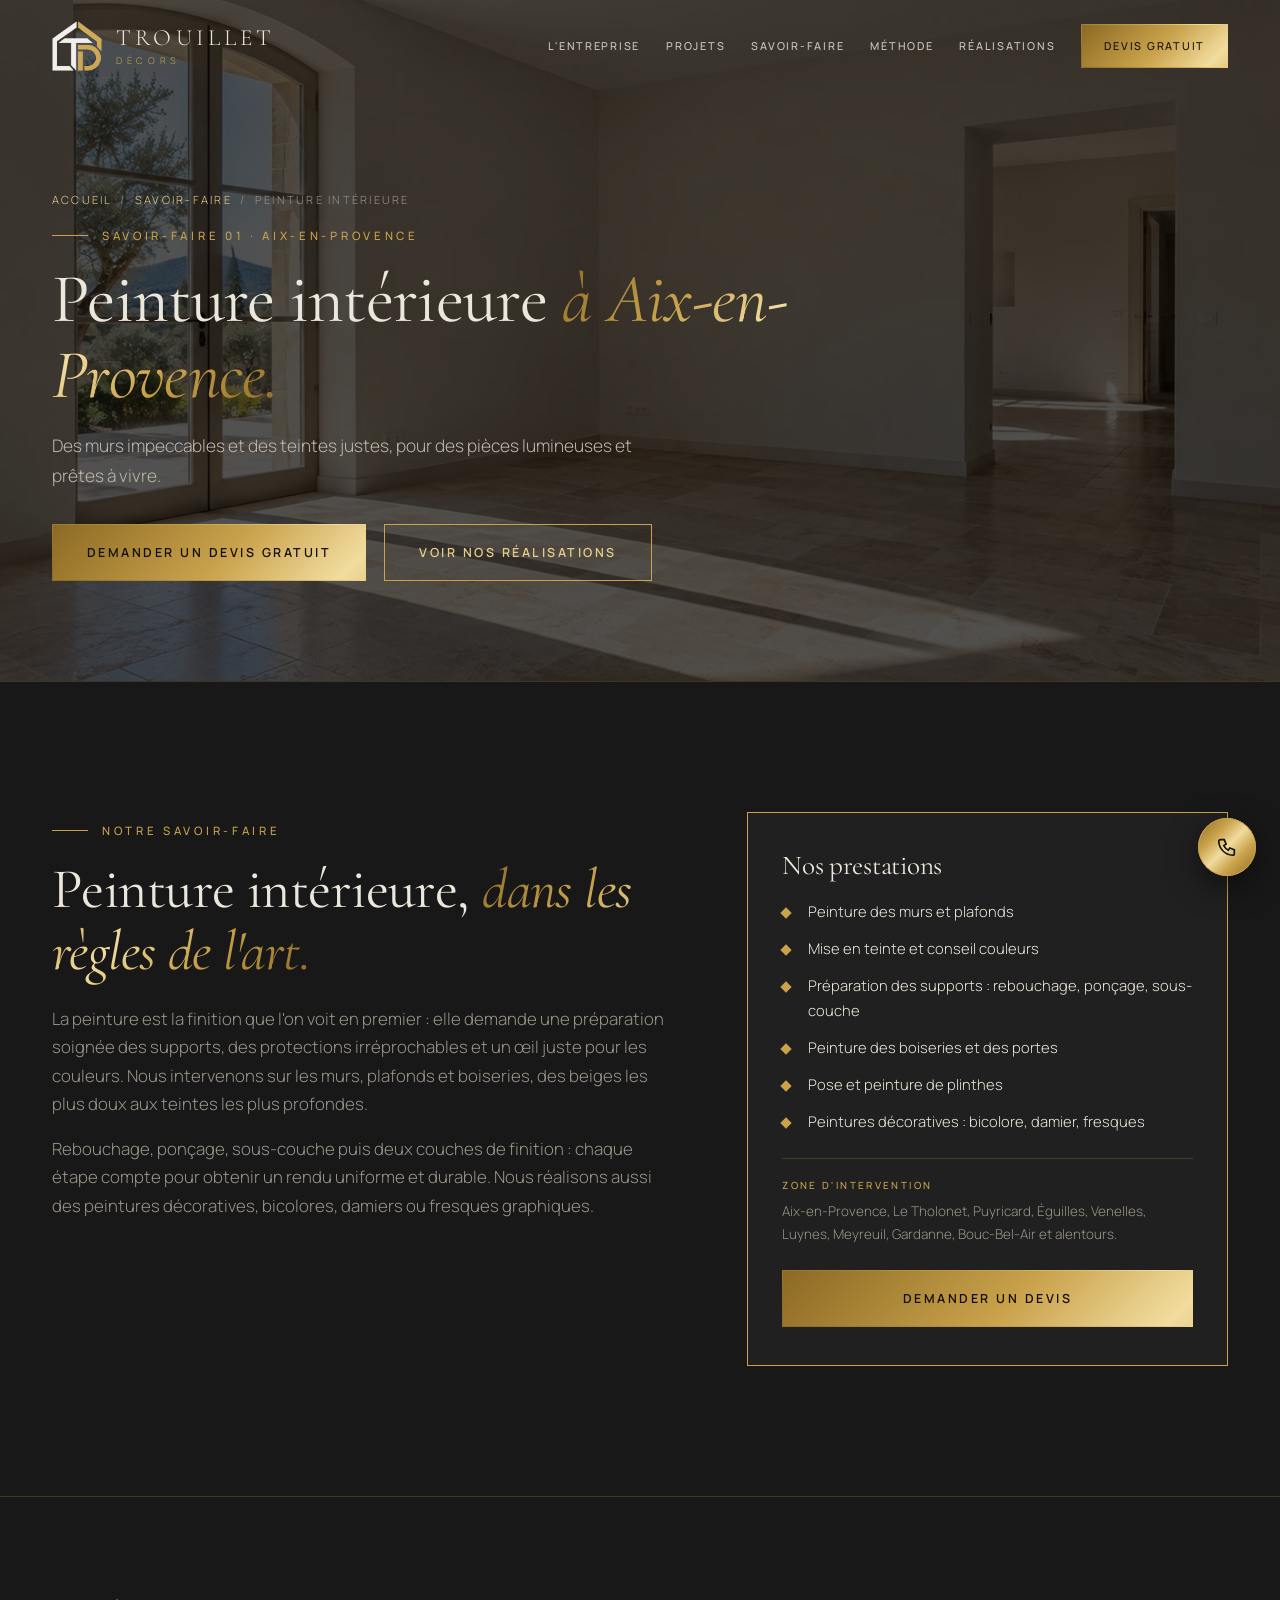
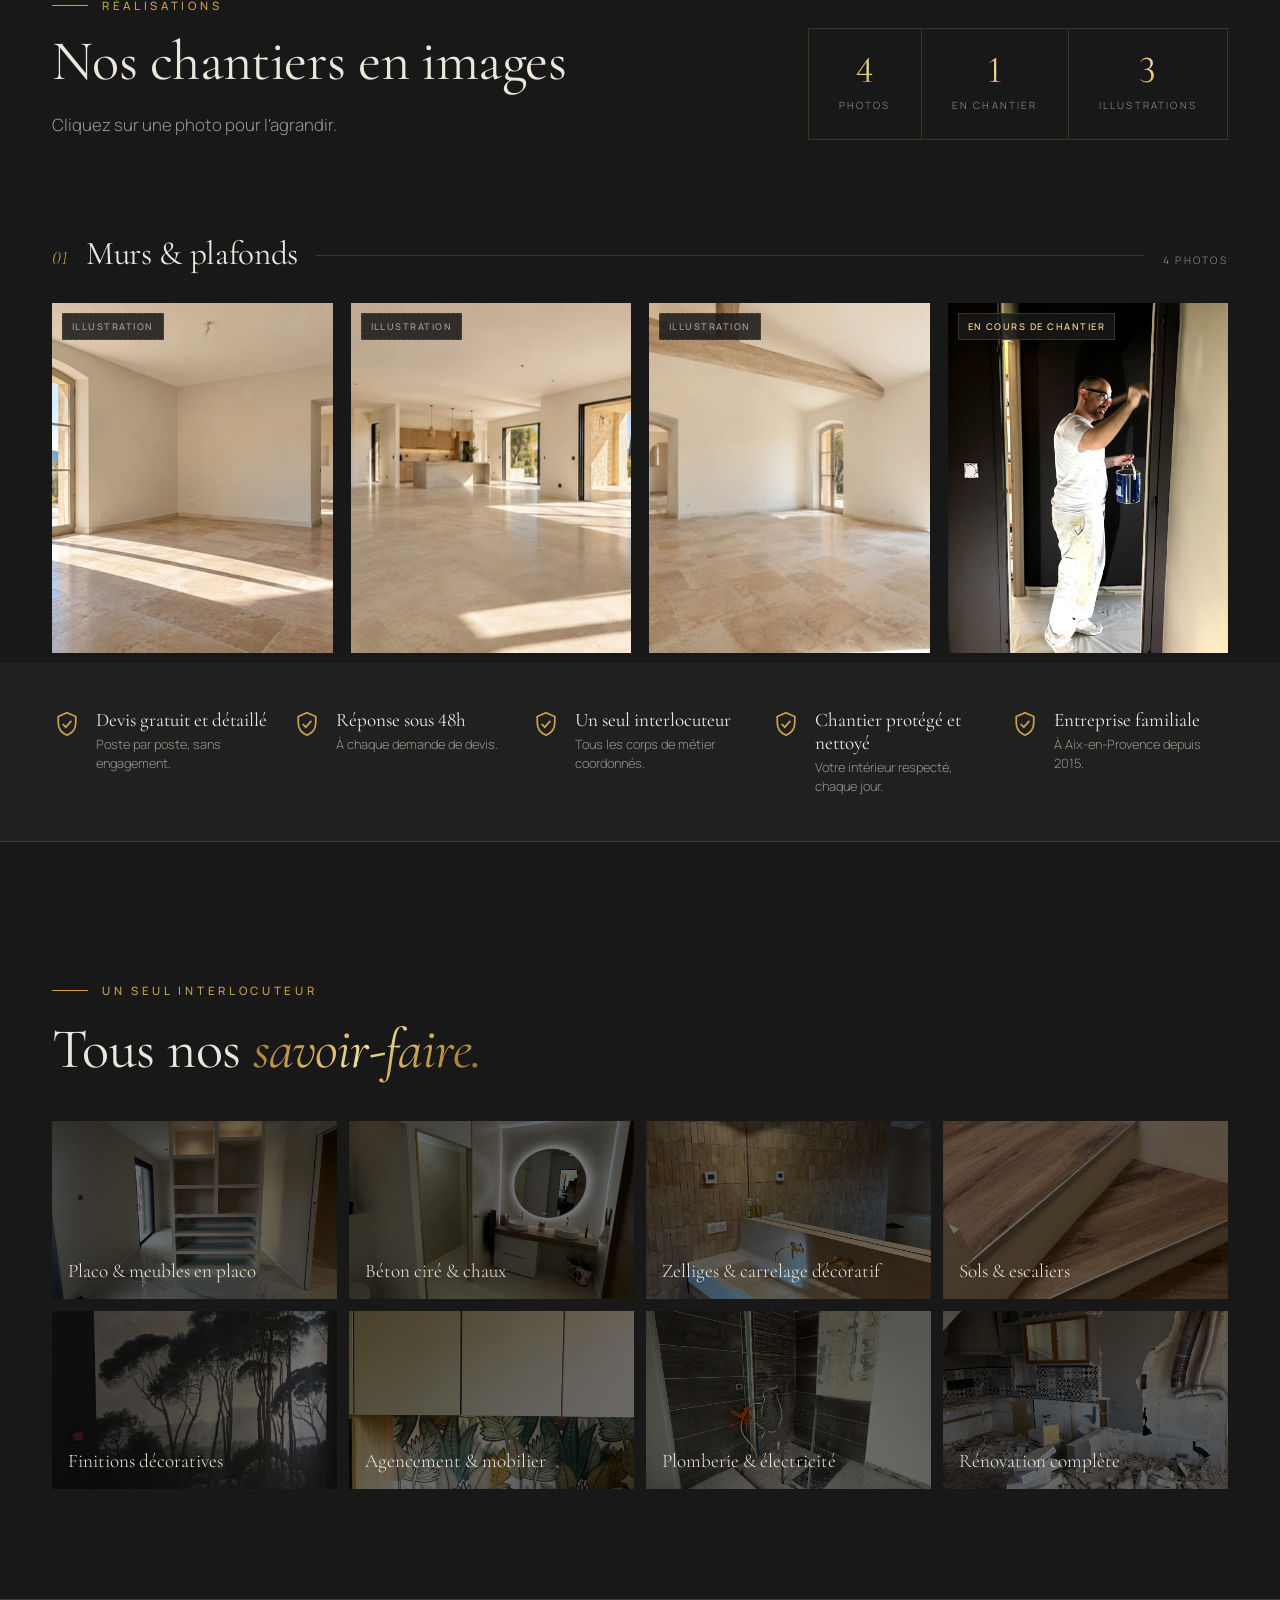
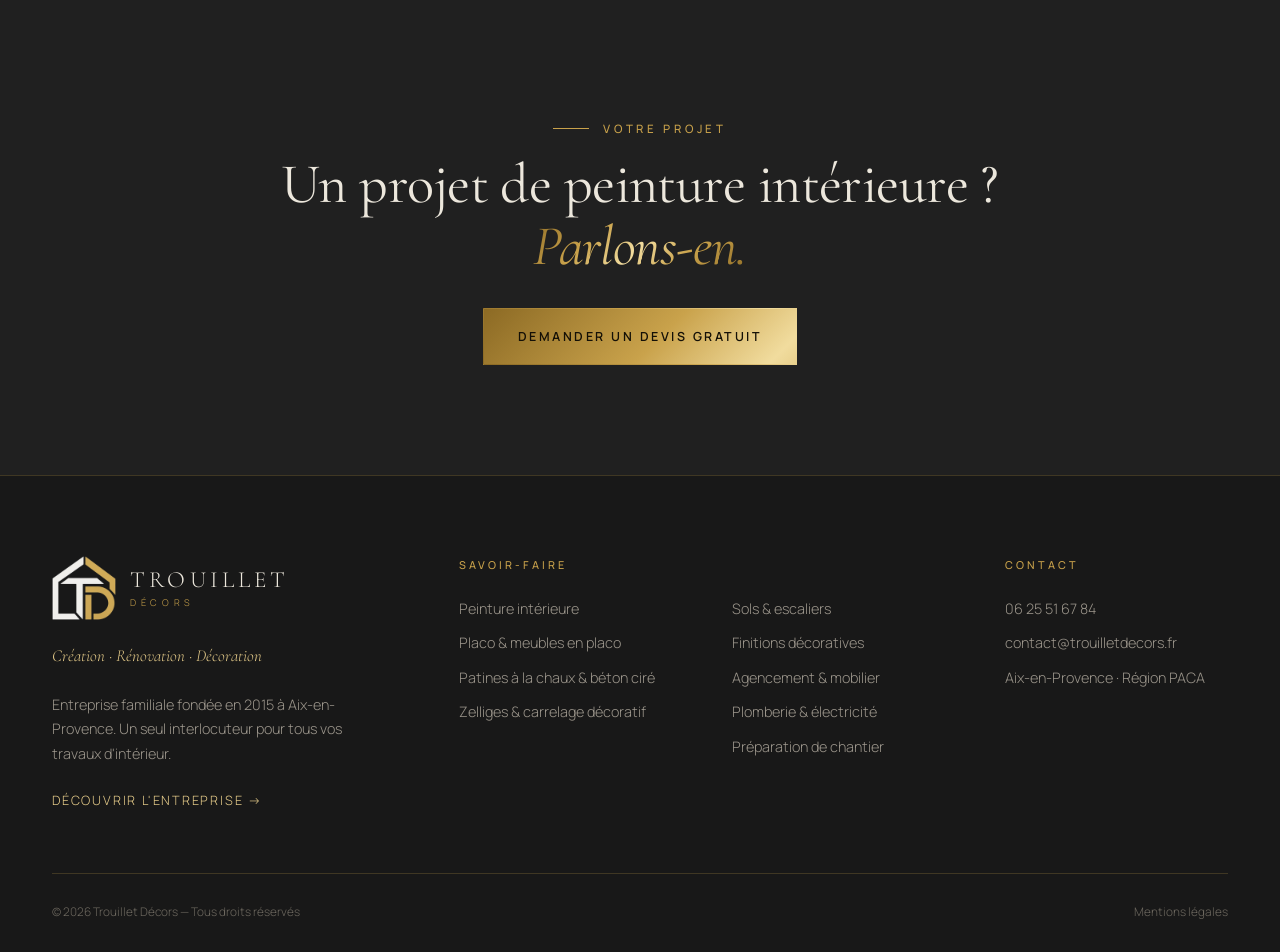
<file: peinture-aix-en-provence.html>
<!doctype html>
<html lang="fr">
<head>
<meta charset="utf-8">
<script>document.documentElement.classList.add('js')</script>
<meta name="viewport" content="width=device-width, initial-scale=1, viewport-fit=cover">
<meta name="theme-color" content="#181818">
<title>Peintre en bâtiment : peinture intérieure à Aix-en-Provence — Trouillet Décors</title>
<meta name="description" content="Peinture intérieure des murs, plafonds et boiseries, mise en teinte et peintures décoratives à Aix-en-Provence et en région PACA. Devis gratuit.">
<link rel="canonical" href="https://www.trouilletdecors.fr/peinture-aix-en-provence.html">
<meta property="og:title" content="Peintre en bâtiment : peinture intérieure à Aix-en-Provence">
<meta property="og:description" content="Peinture intérieure des murs, plafonds et boiseries, mise en teinte et peintures décoratives à Aix-en-Provence et en région PACA. Devis gratuit.">
<meta property="og:image" content="https://www.trouilletdecors.fr/images/peinture/full/peinture-05.jpg">
<script type="application/ld+json">[{"@context": "https://schema.org", "@type": "Service", "name": "Peintre en bâtiment : peinture intérieure à Aix-en-Provence", "serviceType": "Peinture intérieure", "description": "Peinture intérieure des murs, plafonds et boiseries, mise en teinte et peintures décoratives à Aix-en-Provence et en région PACA. Devis gratuit.", "areaServed": [{"@type": "City", "name": "Aix-en-Provence"}, {"@type": "AdministrativeArea", "name": "Provence-Alpes-Côte d'Azur"}], "provider": {"@type": "HomeAndConstructionBusiness", "name": "Trouillet Décors", "telephone": "+33625516784", "email": "contact@trouilletdecors.fr", "url": "https://www.trouilletdecors.fr/", "address": {"@type": "PostalAddress", "addressLocality": "Aix-en-Provence", "postalCode": "13100", "addressCountry": "FR"}}, "url": "https://www.trouilletdecors.fr/peinture-aix-en-provence.html"}, {"@context": "https://schema.org", "@type": "BreadcrumbList", "itemListElement": [{"@type": "ListItem", "position": 1, "name": "Accueil", "item": "https://www.trouilletdecors.fr/"}, {"@type": "ListItem", "position": 2, "name": "Savoir-faire", "item": "https://www.trouilletdecors.fr/realisations.html"}, {"@type": "ListItem", "position": 3, "name": "Peinture intérieure", "item": "https://www.trouilletdecors.fr/peinture-aix-en-provence.html"}]}]</script>
<link rel="preconnect" href="https://fonts.googleapis.com">
<link rel="preconnect" href="https://fonts.gstatic.com" crossorigin>
<link href="https://fonts.googleapis.com/css2?family=Cormorant+Garamond:ital,wght@0,400;0,500;0,600;1,400&family=Manrope:wght@300;400;500;600&display=swap" rel="stylesheet">
<link rel="icon" type="image/png" href="images/logo/favicon-64.png">
<link rel="apple-touch-icon" href="images/logo/apple-touch-icon.png">
<link rel="stylesheet" href="site.css?v=202610281154">
</head>
<body>
<div class="progress" aria-hidden="true"></div>

<header id="top">
  <div class="wrap nav">
    <a href="index.html" class="logo" aria-label="Trouillet Décors — accueil">
      <img class="logo-img" src="images/logo/logo-td-160.png" alt="" width="160" height="160">
      <span class="logo-txt">TROUILLET<small>DÉCORS</small></span>
    </a>
    <nav class="menu" id="menu">
      <a href="entreprise.html">L'entreprise</a>
      <a href="index.html#projets">Projets</a>
      <a href="index.html#savoir-faire">Savoir-faire</a>
      <a href="index.html#methode">Méthode</a>
      <a href="realisations.html">Réalisations</a>
      <a href="index.html#contact" class="btn btn-gold">Devis gratuit</a>
      <div class="menu-foot"><a href="tel:+33625516784">06 25 51 67 84</a><span>Aix-en-Provence & PACA</span></div>
    </nav>
    <nav class="quick" aria-label="Accès rapide"><a href="entreprise.html">L'entreprise</a><a href="realisations.html">Réalisations</a></nav>
    <button class="burger" id="burger" aria-label="Menu"><span></span><span></span><span></span></button>
  </div>
</header>

<section class="page-hero svc-hero" style="--img:url('images/peinture/full/peinture-05.jpg')">
  <div class="bg"></div>
  <div class="wrap">
    <nav class="crumb rv" aria-label="Fil d'Ariane"><a href="index.html">Accueil</a> &nbsp;/&nbsp; <a href="realisations.html">Savoir-faire</a> &nbsp;/&nbsp; Peinture intérieure</nav>
    <span class="eyebrow rv d1">Savoir-faire 01 · Aix-en-Provence</span>
    <h1 class="rv d1">Peinture intérieure <em class="gold">à Aix-en-Provence.</em></h1>
    <p class="rv d2">Des murs impeccables et des teintes justes, pour des pièces lumineuses et prêtes à vivre.</p>
    <div class="hero-ctas rv d3"><a href="index.html#contact" class="btn btn-gold">Demander un devis gratuit</a><a href="#galerie" class="btn btn-ghost">Voir nos réalisations</a></div>
  </div>
</section>

<section class="svc-intro">
  <div class="wrap">
    <div class="svc-grid">
      <div>
        <span class="eyebrow rv">Notre savoir-faire</span>
        <h2 class="rv d1">Peinture intérieure, <em class="gold">dans les règles de l'art.</em></h2>
        <p class="lead rv d2">La peinture est la finition que l&#x27;on voit en premier : elle demande une préparation soignée des supports, des protections irréprochables et un œil juste pour les couleurs. Nous intervenons sur les murs, plafonds et boiseries, des beiges les plus doux aux teintes les plus profondes.</p><p class="lead rv d2">Rebouchage, ponçage, sous-couche puis deux couches de finition : chaque étape compte pour obtenir un rendu uniforme et durable. Nous réalisons aussi des peintures décoratives, bicolores, damiers ou fresques graphiques.</p>
      </div>
      <aside class="svc-box rv d2">
        <h3>Nos prestations</h3>
        <ul class="check"><li>Peinture des murs et plafonds</li><li>Mise en teinte et conseil couleurs</li><li>Préparation des supports : rebouchage, ponçage, sous-couche</li><li>Peinture des boiseries et des portes</li><li>Pose et peinture de plinthes</li><li>Peintures décoratives : bicolore, damier, fresques</li></ul>
        <p class="svc-zone"><b>Zone d'intervention</b>Aix-en-Provence, Le Tholonet, Puyricard, Éguilles, Venelles, Luynes, Meyreuil, Gardanne, Bouc-Bel-Air et alentours.</p>
        <a href="index.html#contact" class="btn btn-gold">Demander un devis</a>
      </aside>
    </div>
  </div>
</section>

<div class="svc-gallery" id="galerie">
  <section class="cat-intro">
    <div class="wrap">
      <div class="cat-intro-grid">
        <div><span class="eyebrow">Réalisations</span><h2>Nos chantiers en images</h2><p class="lead">Cliquez sur une photo pour l'agrandir.</p></div>
        <ul class="cat-stats"><li><b class="gold">4</b><span>Photos</span></li><li><b class='gold'>1</b><span>En chantier</span></li><li><b class='gold'>3</b><span>Illustrations</span></li></ul>
      </div>
      <div class="cat-tools" hidden></div>
    </div>
  </section>
      <section class="sub" id="g0">
        <div class="wrap">
          <div class="sub-head"><span class="sub-n">01</span><h3>Murs &amp; plafonds</h3><span class="sub-count">4 photos</span></div>
          <div class="pgrid"><figure class="pc" data-full="images/peinture/full/peinture-05.jpg" data-stage="illustration" data-stage-label="Illustration" style="--d:0"><div class="pc-img"><img src="images/peinture/thumb/peinture-05.jpg" alt="Pièce de vie vide repeinte en beige chaud, porte-fenêtre en arche et sol en pierre" width="700" height="525" loading="lazy"><span class="stage stage-illustration">Illustration</span></div></figure><figure class="pc" data-full="images/peinture/full/peinture-06.jpg" data-stage="illustration" data-stage-label="Illustration" style="--d:1"><div class="pc-img"><img src="images/peinture/thumb/peinture-06.jpg" alt="Grand espace ouvert aux murs repeints en blanc cassé, cuisine et escalier en fond" width="700" height="466" loading="lazy"><span class="stage stage-illustration">Illustration</span></div></figure><figure class="pc" data-full="images/peinture/full/peinture-07.jpg" data-stage="illustration" data-stage-label="Illustration" style="--d:2"><div class="pc-img"><img src="images/peinture/thumb/peinture-07.jpg" alt="Séjour provençal vide aux murs repeints, arches et poutre apparente" width="700" height="466" loading="lazy"><span class="stage stage-illustration">Illustration</span></div></figure><figure class="pc" data-full="images/peinture/full/peinture-02.jpg" data-stage="chantier" data-stage-label="En cours de chantier" style="--d:3"><div class="pc-img"><img src="images/peinture/thumb/peinture-02.jpg" alt="Mise en teinte d&#x27;un mur noir profond, réchampi des encadrements au pinceau" width="525" height="700" loading="lazy"><span class="stage stage-chantier">En cours de chantier</span></div></figure></div>
        </div>
      </section>
</div>

<section class="garanties" id="garanties" hidden></section>
<section class="svc-more">
  <div class="wrap">
    <span class="eyebrow rv">Un seul interlocuteur</span>
    <h2 class="rv d1">Tous nos <em class="gold">savoir-faire.</em></h2>
    <div class="svc-others rv d2"><a href="placo-aix-en-provence.html" class="svc-other"><img src="images/placo/thumb/placo-14.jpg" alt="" loading="lazy"><span>Placo &amp; meubles en placo</span></a><a href="beton-cire-enduit-chaux-aix-en-provence.html" class="svc-other"><img src="images/patines/thumb/patines-04.jpg" alt="" loading="lazy"><span>Béton ciré &amp; chaux</span></a><a href="zelliges-carrelage-aix-en-provence.html" class="svc-other"><img src="images/zelliges/thumb/zelliges-07.jpg" alt="" loading="lazy"><span>Zelliges &amp; carrelage décoratif</span></a><a href="pose-sols-aix-en-provence.html" class="svc-other"><img src="images/sols/thumb/sols-05.jpg" alt="" loading="lazy"><span>Sols &amp; escaliers</span></a><a href="papier-peint-decoration-aix-en-provence.html" class="svc-other"><img src="images/finitions/thumb/finitions-40.jpg" alt="" loading="lazy"><span>Finitions décoratives</span></a><a href="agencement-sur-mesure-aix-en-provence.html" class="svc-other"><img src="images/agencement/thumb/agencement-01.jpg" alt="" loading="lazy"><span>Agencement &amp; mobilier</span></a><a href="plomberie-electricite-aix-en-provence.html" class="svc-other"><img src="images/plomberie/thumb/plomberie-02.jpg" alt="" loading="lazy"><span>Plomberie &amp; électricité</span></a><a href="renovation-interieure-aix-en-provence.html" class="svc-other"><img src="images/preparation/thumb/preparation-01.jpg" alt="" loading="lazy"><span>Rénovation complète</span></a></div>
  </div>
</section>

<section class="empty-cta">
  <div class="wrap">
    <span class="eyebrow rv">Votre projet</span>
    <h2 class="rv d1">Un projet de peinture intérieure ?<br><em class="gold">Parlons-en.</em></h2>
    <a href="index.html#contact" class="btn btn-gold rv d2">Demander un devis gratuit</a>
  </div>
</section>

<footer>
  <div class="wrap">
    <div class="foot">
      <div>
        <a href="index.html" class="logo"><img class="logo-img" src="images/logo/logo-td-160.png" alt="" width="160" height="160"><span class="logo-txt">TROUILLET<small>DÉCORS</small></span></a>
        <p class="foot-tag">Création · Rénovation · Décoration</p>
        <p>Entreprise familiale fondée en 2015 à Aix-en-Provence. Un seul interlocuteur pour tous vos travaux d'intérieur.</p>
        <p><a href="entreprise.html" class="foot-link">Découvrir l'entreprise &rarr;</a></p>
      </div>
      <div><h4>Savoir-faire</h4><ul><li><a href="peinture-aix-en-provence.html">Peinture intérieure</a></li><li><a href="placo-aix-en-provence.html">Placo & meubles en placo</a></li><li><a href="beton-cire-enduit-chaux-aix-en-provence.html">Patines à la chaux & béton ciré</a></li><li><a href="zelliges-carrelage-aix-en-provence.html">Zelliges & carrelage décoratif</a></li></ul></div>
      <div><h4>&nbsp;</h4><ul><li><a href="pose-sols-aix-en-provence.html">Sols & escaliers</a></li><li><a href="papier-peint-decoration-aix-en-provence.html">Finitions décoratives</a></li><li><a href="agencement-sur-mesure-aix-en-provence.html">Agencement & mobilier</a></li><li><a href="plomberie-electricite-aix-en-provence.html">Plomberie & électricité</a></li><li><a href="renovation-interieure-aix-en-provence.html">Préparation de chantier</a></li></ul></div>
      <div><h4>Contact</h4><ul><li><a href="tel:+33625516784">06 25 51 67 84</a></li><li><a href="mailto:contact@trouilletdecors.fr">contact@trouilletdecors.fr</a></li><li>Aix-en-Provence · Région PACA</li></ul></div>
    </div>
    <div class="legal"><span>© <span id="y"></span> Trouillet Décors — Tous droits réservés</span><span><a href="mentions-legales.html">Mentions légales</a></span></div>
  </div>
</footer>

<a href="tel:+33625516784" class="float-call" aria-label="Appeler"><svg viewBox="0 0 24 24" fill="none" stroke="currentColor" stroke-width="1.8"><path d="M5 4h4l2 5-2.5 1.5a11 11 0 005 5L15 13l5 2v4a2 2 0 01-2 2A16 16 0 013 6a2 2 0 012-2"/></svg></a>

<script src="confiance.js?v=202610281154"></script>
<script src="site.js?v=202610281154"></script>
</body>
</html>
</file>
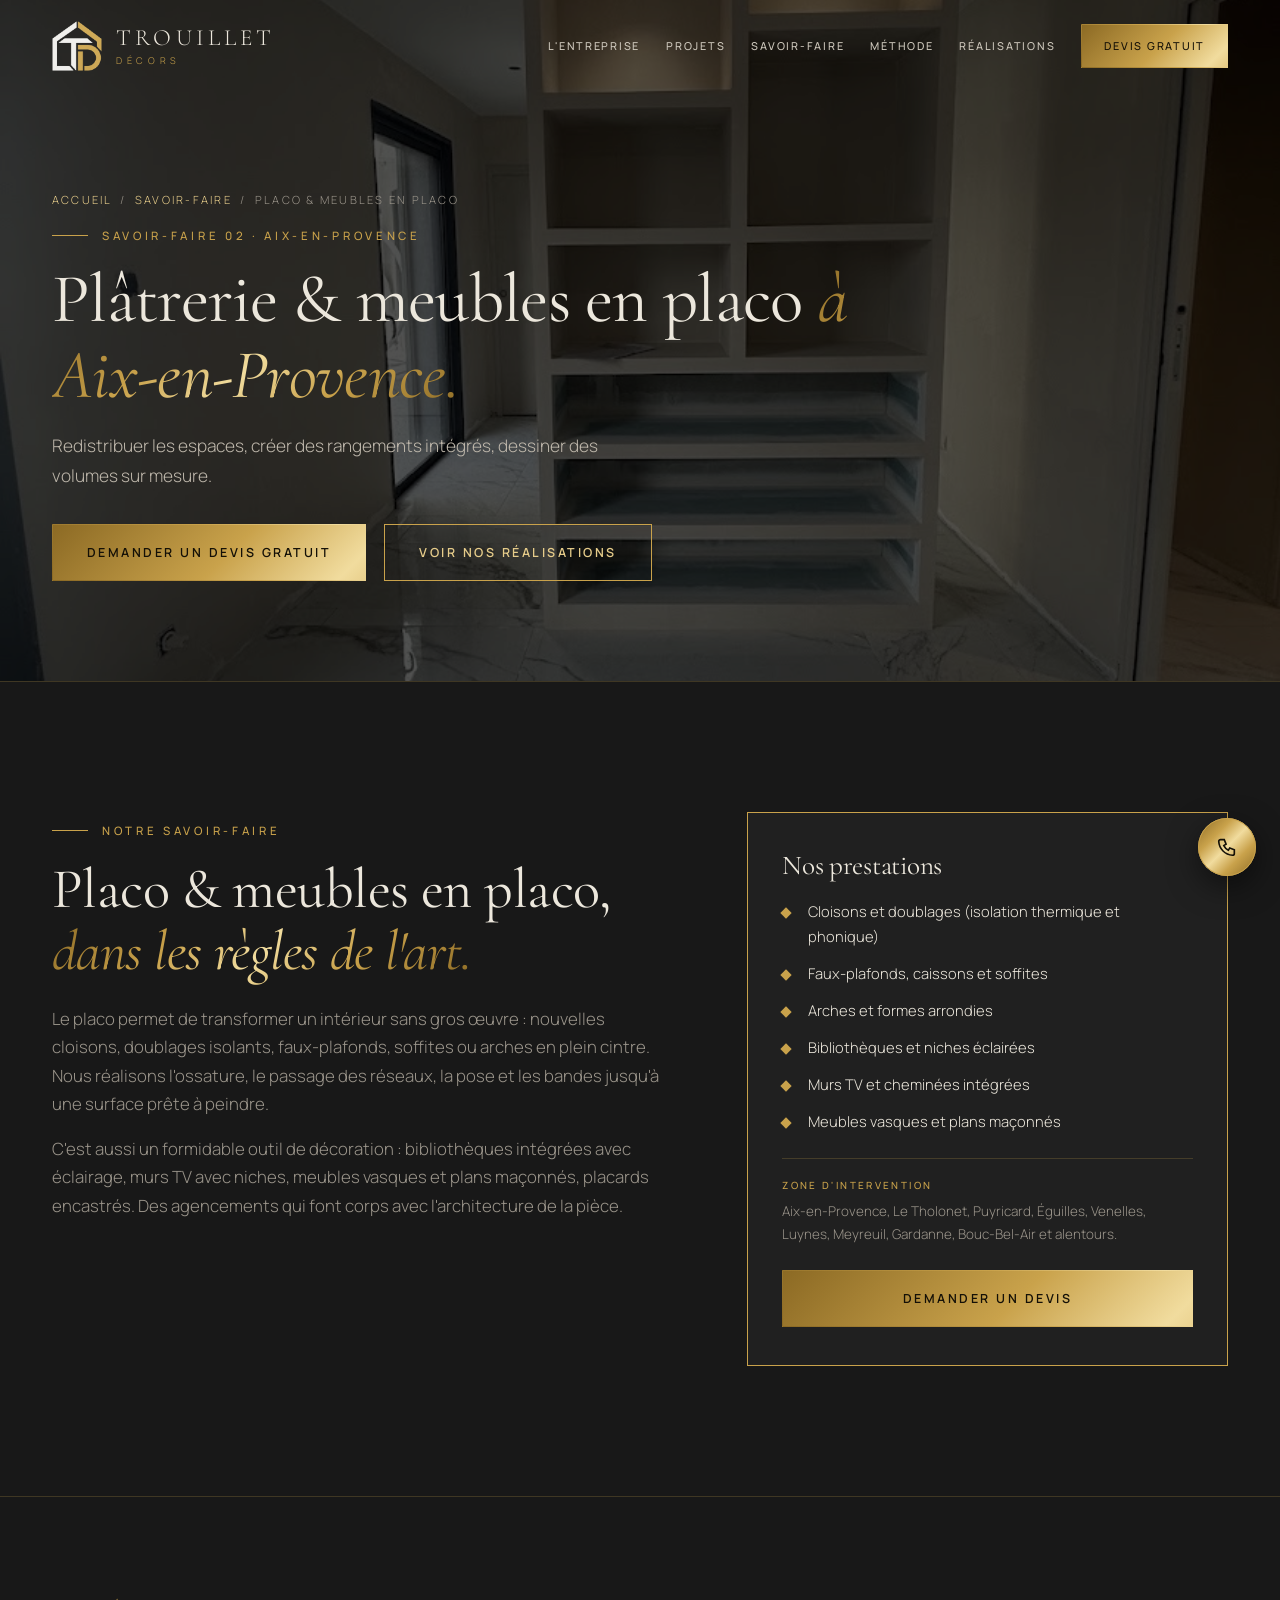
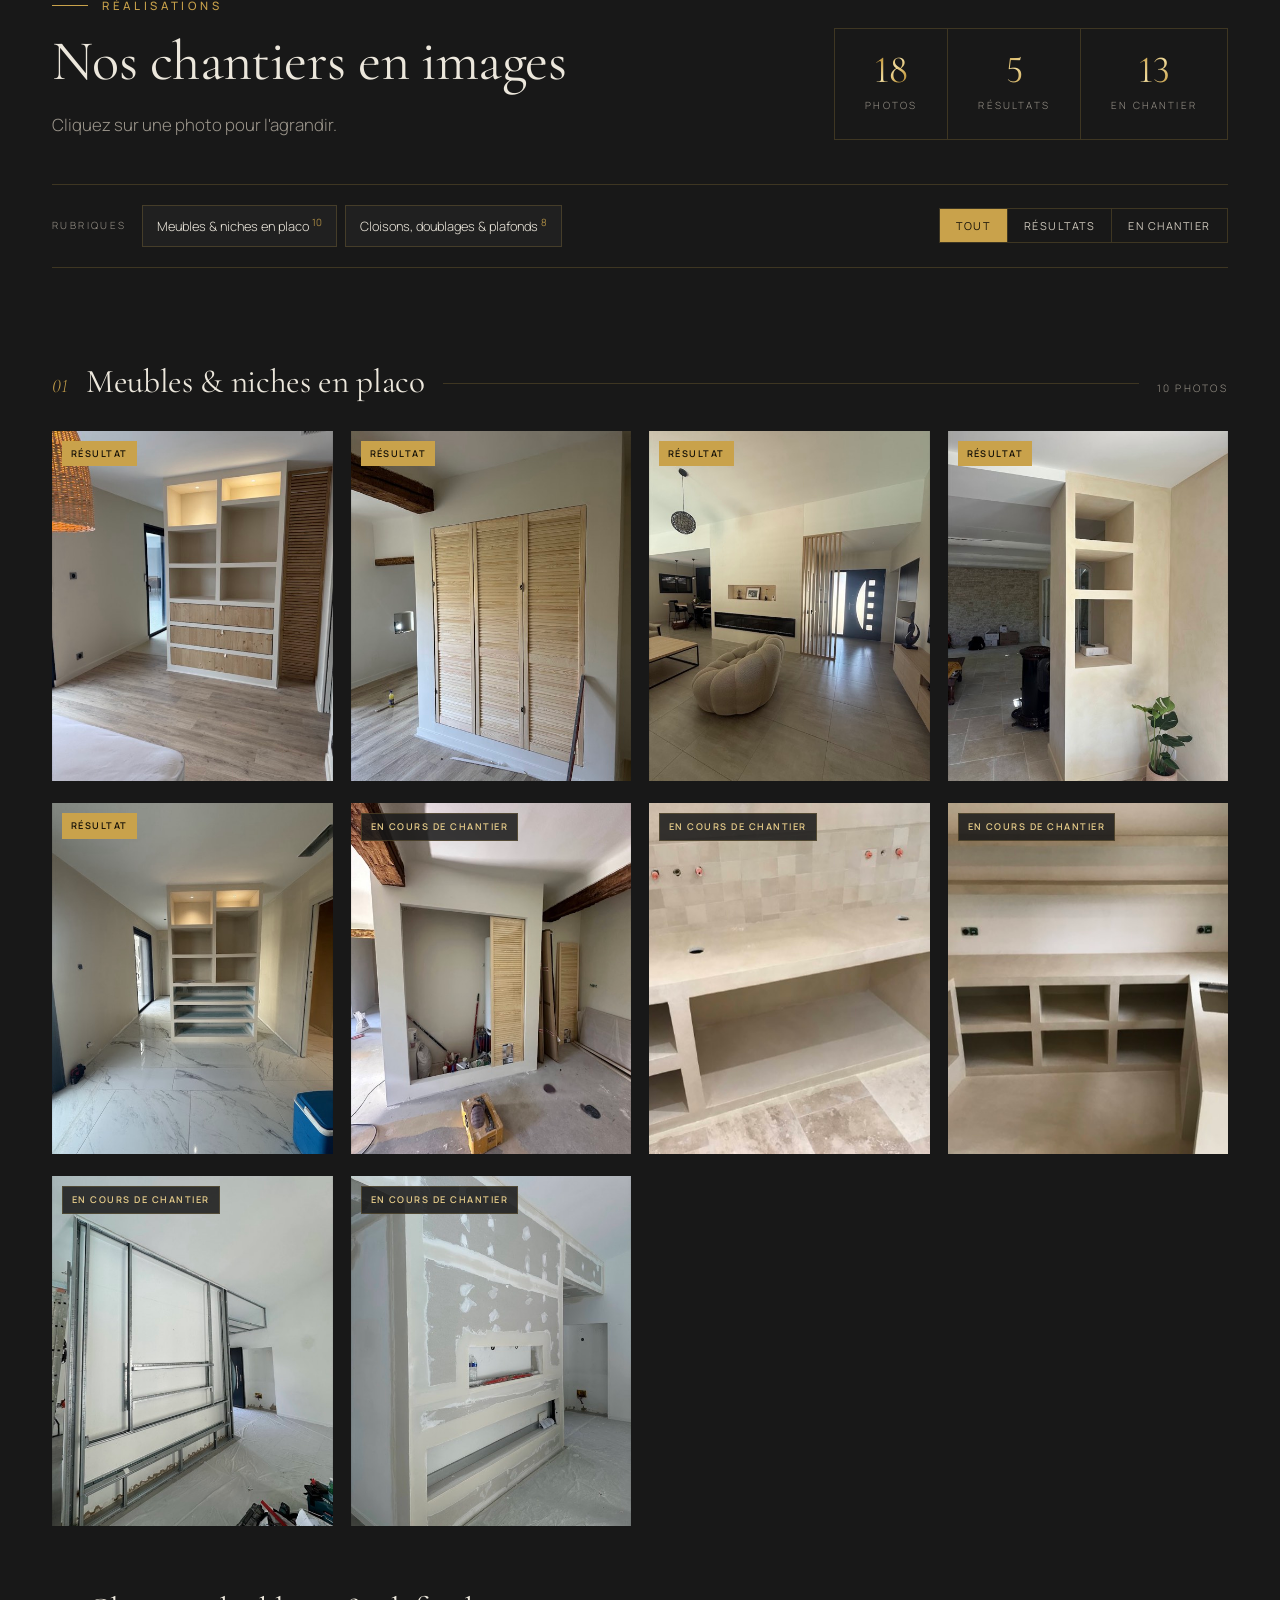
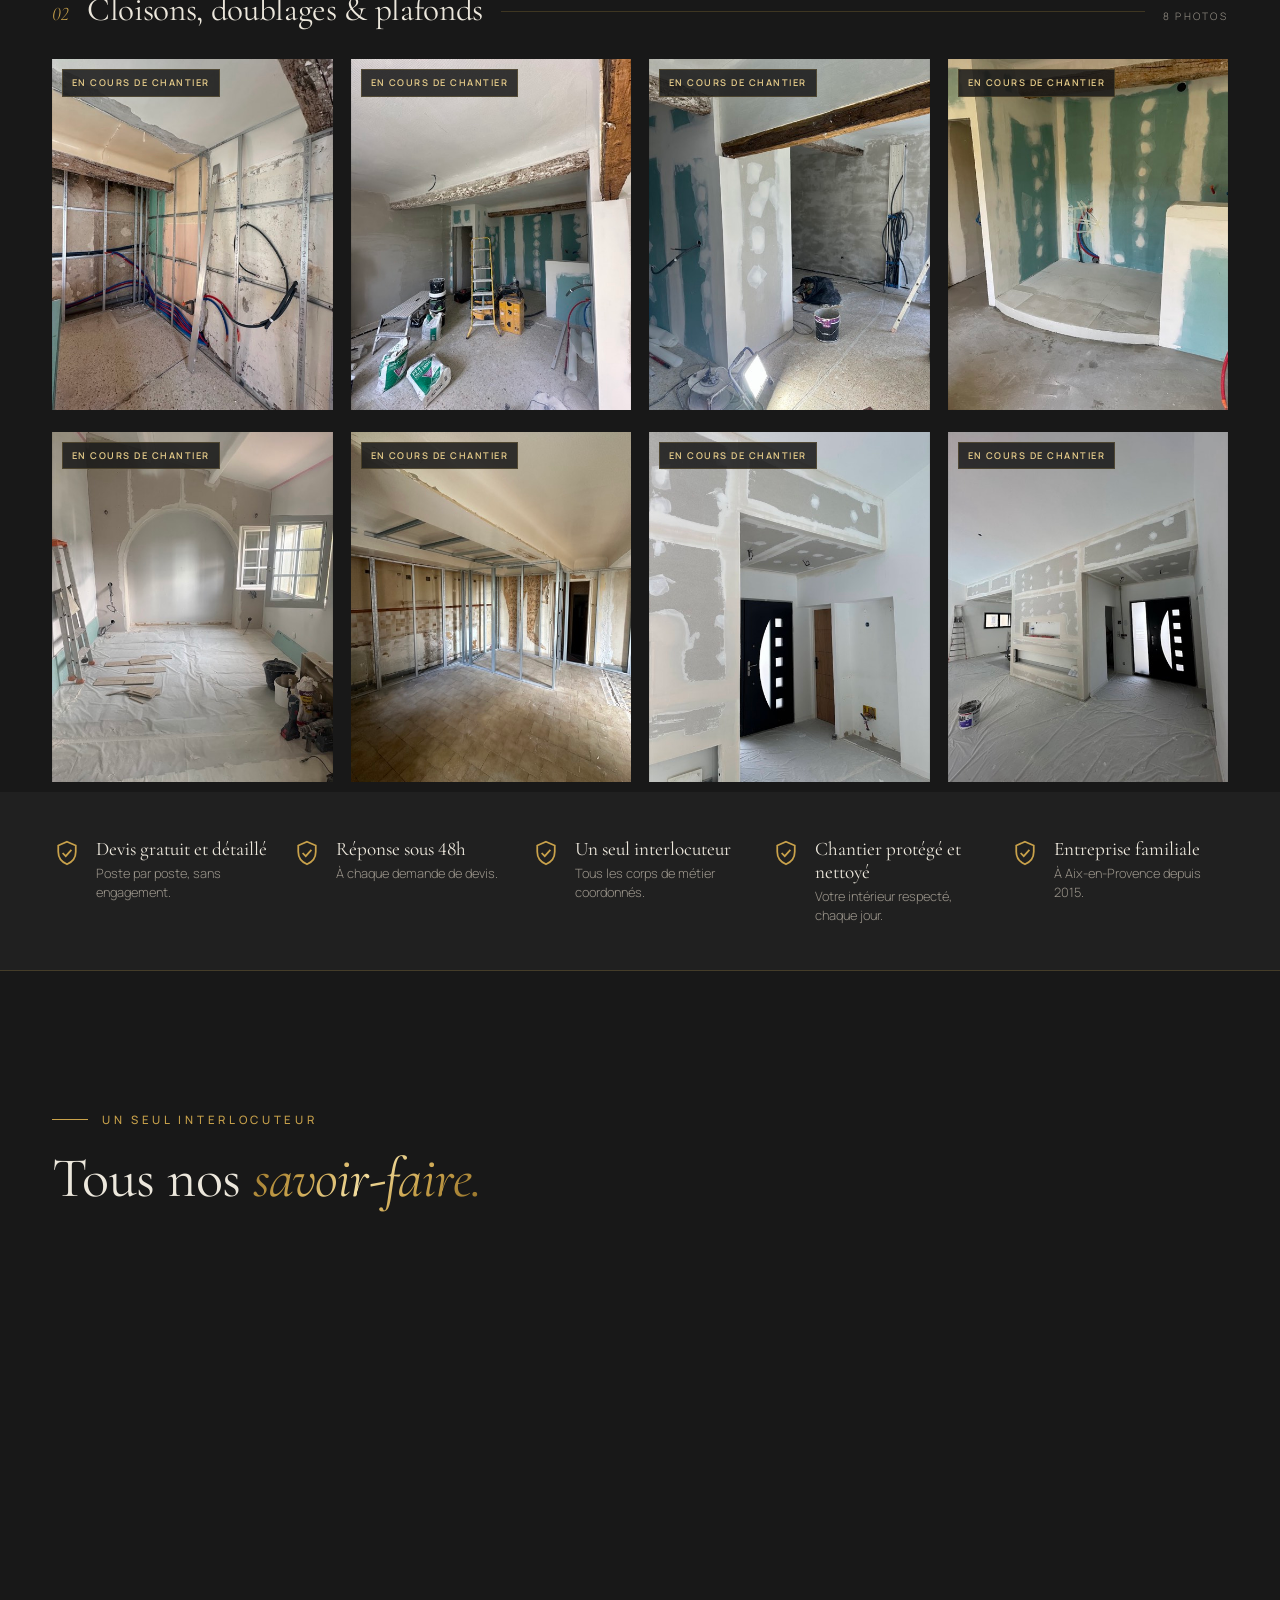
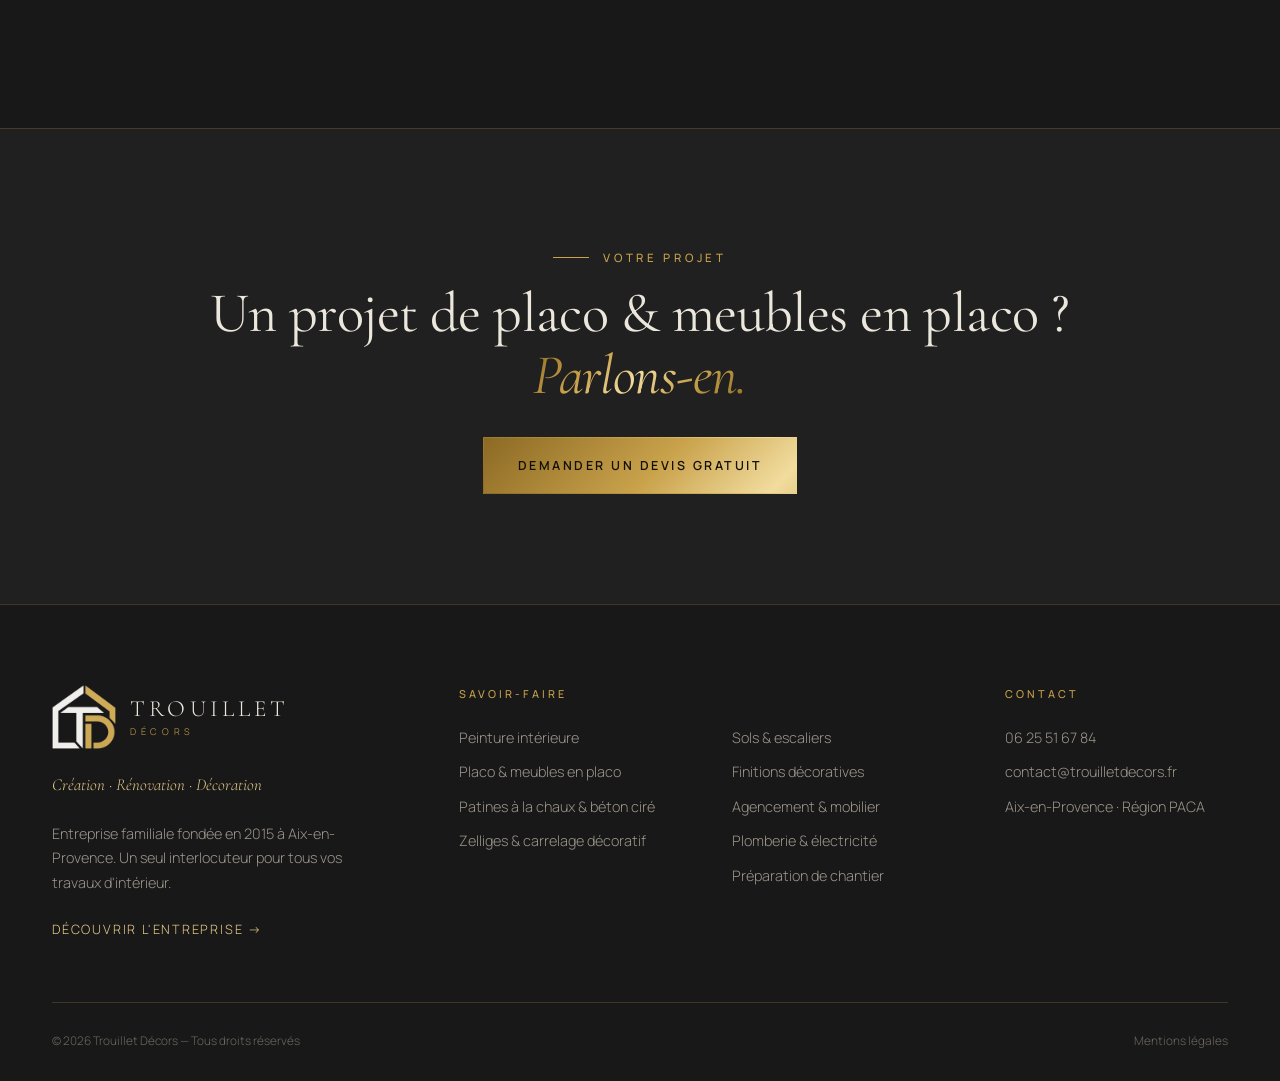
<file: placo-aix-en-provence.html>
<!doctype html>
<html lang="fr">
<head>
<meta charset="utf-8">
<script>document.documentElement.classList.add('js')</script>
<meta name="viewport" content="width=device-width, initial-scale=1, viewport-fit=cover">
<meta name="theme-color" content="#181818">
<title>Plaquiste : cloisons, faux-plafonds &amp; meubles en placo à Aix-en-Provence — Trouillet Décors</title>
<meta name="description" content="Cloisons, doublages, faux-plafonds, niches, bibliothèques et meubles maçonnés en placo à Aix-en-Provence. Plaquiste pour particuliers et professionnels.">
<link rel="canonical" href="https://www.trouilletdecors.fr/placo-aix-en-provence.html">
<meta property="og:title" content="Plaquiste : cloisons, faux-plafonds &amp; meubles en placo à Aix-en-Provence">
<meta property="og:description" content="Cloisons, doublages, faux-plafonds, niches, bibliothèques et meubles maçonnés en placo à Aix-en-Provence. Plaquiste pour particuliers et professionnels.">
<meta property="og:image" content="https://www.trouilletdecors.fr/images/placo/full/placo-14.jpg">
<script type="application/ld+json">[{"@context": "https://schema.org", "@type": "Service", "name": "Plaquiste : cloisons, faux-plafonds & meubles en placo à Aix-en-Provence", "serviceType": "Plâtrerie & meubles en placo", "description": "Cloisons, doublages, faux-plafonds, niches, bibliothèques et meubles maçonnés en placo à Aix-en-Provence. Plaquiste pour particuliers et professionnels.", "areaServed": [{"@type": "City", "name": "Aix-en-Provence"}, {"@type": "AdministrativeArea", "name": "Provence-Alpes-Côte d'Azur"}], "provider": {"@type": "HomeAndConstructionBusiness", "name": "Trouillet Décors", "telephone": "+33625516784", "email": "contact@trouilletdecors.fr", "url": "https://www.trouilletdecors.fr/", "address": {"@type": "PostalAddress", "addressLocality": "Aix-en-Provence", "postalCode": "13100", "addressCountry": "FR"}}, "url": "https://www.trouilletdecors.fr/placo-aix-en-provence.html"}, {"@context": "https://schema.org", "@type": "BreadcrumbList", "itemListElement": [{"@type": "ListItem", "position": 1, "name": "Accueil", "item": "https://www.trouilletdecors.fr/"}, {"@type": "ListItem", "position": 2, "name": "Savoir-faire", "item": "https://www.trouilletdecors.fr/realisations.html"}, {"@type": "ListItem", "position": 3, "name": "Placo & meubles en placo", "item": "https://www.trouilletdecors.fr/placo-aix-en-provence.html"}]}]</script>
<link rel="preconnect" href="https://fonts.googleapis.com">
<link rel="preconnect" href="https://fonts.gstatic.com" crossorigin>
<link href="https://fonts.googleapis.com/css2?family=Cormorant+Garamond:ital,wght@0,400;0,500;0,600;1,400&family=Manrope:wght@300;400;500;600&display=swap" rel="stylesheet">
<link rel="icon" type="image/png" href="images/logo/favicon-64.png">
<link rel="apple-touch-icon" href="images/logo/apple-touch-icon.png">
<link rel="stylesheet" href="site.css?v=202610281154">
</head>
<body>
<div class="progress" aria-hidden="true"></div>

<header id="top">
  <div class="wrap nav">
    <a href="index.html" class="logo" aria-label="Trouillet Décors — accueil">
      <img class="logo-img" src="images/logo/logo-td-160.png" alt="" width="160" height="160">
      <span class="logo-txt">TROUILLET<small>DÉCORS</small></span>
    </a>
    <nav class="menu" id="menu">
      <a href="entreprise.html">L'entreprise</a>
      <a href="index.html#projets">Projets</a>
      <a href="index.html#savoir-faire">Savoir-faire</a>
      <a href="index.html#methode">Méthode</a>
      <a href="realisations.html">Réalisations</a>
      <a href="index.html#contact" class="btn btn-gold">Devis gratuit</a>
      <div class="menu-foot"><a href="tel:+33625516784">06 25 51 67 84</a><span>Aix-en-Provence & PACA</span></div>
    </nav>
    <nav class="quick" aria-label="Accès rapide"><a href="entreprise.html">L'entreprise</a><a href="realisations.html">Réalisations</a></nav>
    <button class="burger" id="burger" aria-label="Menu"><span></span><span></span><span></span></button>
  </div>
</header>

<section class="page-hero svc-hero" style="--img:url('images/placo/full/placo-14.jpg')">
  <div class="bg"></div>
  <div class="wrap">
    <nav class="crumb rv" aria-label="Fil d'Ariane"><a href="index.html">Accueil</a> &nbsp;/&nbsp; <a href="realisations.html">Savoir-faire</a> &nbsp;/&nbsp; Placo &amp; meubles en placo</nav>
    <span class="eyebrow rv d1">Savoir-faire 02 · Aix-en-Provence</span>
    <h1 class="rv d1">Plâtrerie &amp; meubles en placo <em class="gold">à Aix-en-Provence.</em></h1>
    <p class="rv d2">Redistribuer les espaces, créer des rangements intégrés, dessiner des volumes sur mesure.</p>
    <div class="hero-ctas rv d3"><a href="index.html#contact" class="btn btn-gold">Demander un devis gratuit</a><a href="#galerie" class="btn btn-ghost">Voir nos réalisations</a></div>
  </div>
</section>

<section class="svc-intro">
  <div class="wrap">
    <div class="svc-grid">
      <div>
        <span class="eyebrow rv">Notre savoir-faire</span>
        <h2 class="rv d1">Placo &amp; meubles en placo, <em class="gold">dans les règles de l'art.</em></h2>
        <p class="lead rv d2">Le placo permet de transformer un intérieur sans gros œuvre : nouvelles cloisons, doublages isolants, faux-plafonds, soffites ou arches en plein cintre. Nous réalisons l&#x27;ossature, le passage des réseaux, la pose et les bandes jusqu&#x27;à une surface prête à peindre.</p><p class="lead rv d2">C&#x27;est aussi un formidable outil de décoration : bibliothèques intégrées avec éclairage, murs TV avec niches, meubles vasques et plans maçonnés, placards encastrés. Des agencements qui font corps avec l&#x27;architecture de la pièce.</p>
      </div>
      <aside class="svc-box rv d2">
        <h3>Nos prestations</h3>
        <ul class="check"><li>Cloisons et doublages (isolation thermique et phonique)</li><li>Faux-plafonds, caissons et soffites</li><li>Arches et formes arrondies</li><li>Bibliothèques et niches éclairées</li><li>Murs TV et cheminées intégrées</li><li>Meubles vasques et plans maçonnés</li></ul>
        <p class="svc-zone"><b>Zone d'intervention</b>Aix-en-Provence, Le Tholonet, Puyricard, Éguilles, Venelles, Luynes, Meyreuil, Gardanne, Bouc-Bel-Air et alentours.</p>
        <a href="index.html#contact" class="btn btn-gold">Demander un devis</a>
      </aside>
    </div>
  </div>
</section>

<div class="svc-gallery" id="galerie">
  <section class="cat-intro">
    <div class="wrap">
      <div class="cat-intro-grid">
        <div><span class="eyebrow">Réalisations</span><h2>Nos chantiers en images</h2><p class="lead">Cliquez sur une photo pour l'agrandir.</p></div>
        <ul class="cat-stats"><li><b class="gold">18</b><span>Photos</span></li><li><b class='gold'>5</b><span>Résultats</span></li><li><b class='gold'>13</b><span>En chantier</span></li></ul>
      </div>
      <div class="cat-tools"><div class='jump'><small>Rubriques</small><a href="#g0" data-jump="g0">Meubles &amp; niches en placo <sup>10</sup></a><a href="#g1" data-jump="g1">Cloisons, doublages &amp; plafonds <sup>8</sup></a></div><div class="stage-toggle" role="group" aria-label="Afficher"><button class="on" data-stage="">Tout</button><button data-stage="resultat">Résultats</button><button data-stage="chantier">En chantier</button></div></div>
    </div>
  </section>
      <section class="sub" id="g0">
        <div class="wrap">
          <div class="sub-head"><span class="sub-n">01</span><h3>Meubles &amp; niches en placo</h3><span class="sub-count">10 photos</span></div>
          <div class="pgrid"><figure class="pc" data-full="images/placo/full/placo-01.jpg" data-stage="resultat" data-stage-label="Résultat" style="--d:0"><div class="pc-img"><img src="images/placo/thumb/placo-01.jpg" alt="Bibliothèque intégrée en placo, niches éclairées et façades en bois" width="525" height="700" loading="lazy"><span class="stage stage-resultat">Résultat</span></div></figure><figure class="pc" data-full="images/placo/full/placo-06.jpg" data-stage="resultat" data-stage-label="Résultat" style="--d:1"><div class="pc-img"><img src="images/placo/thumb/placo-06.jpg" alt="Placard sur mesure fermé par des portes persiennes en bois" width="525" height="700" loading="lazy"><span class="stage stage-resultat">Résultat</span></div></figure><figure class="pc" data-full="images/placo/full/placo-09.jpg" data-stage="resultat" data-stage-label="Résultat" style="--d:2"><div class="pc-img"><img src="images/placo/thumb/placo-09.jpg" alt="Mur TV avec niche, cheminée encastrée et claustra en bois" width="525" height="700" loading="lazy"><span class="stage stage-resultat">Résultat</span></div></figure><figure class="pc" data-full="images/placo/full/placo-12.jpg" data-stage="resultat" data-stage-label="Résultat" style="--d:3"><div class="pc-img"><img src="images/placo/thumb/placo-12.jpg" alt="Niches décoratives creusées dans un mur de séparation" width="525" height="700" loading="lazy"><span class="stage stage-resultat">Résultat</span></div></figure><figure class="pc" data-full="images/placo/full/placo-14.jpg" data-stage="resultat" data-stage-label="Résultat" style="--d:4"><div class="pc-img"><img src="images/placo/thumb/placo-14.jpg" alt="Bibliothèque intégrée éclairée, sur un sol effet marbre" width="525" height="700" loading="lazy"><span class="stage stage-resultat">Résultat</span></div></figure><figure class="pc" data-full="images/placo/full/placo-05.jpg" data-stage="chantier" data-stage-label="En cours de chantier" style="--d:5"><div class="pc-img"><img src="images/placo/thumb/placo-05.jpg" alt="Coffrage d&#x27;un placard encastré, avant la pose des portes persiennes" width="525" height="700" loading="lazy"><span class="stage stage-chantier">En cours de chantier</span></div></figure><figure class="pc" data-full="images/placo/full/placo-10.jpg" data-stage="chantier" data-stage-label="En cours de chantier" style="--d:6"><div class="pc-img"><img src="images/placo/thumb/placo-10.jpg" alt="Meuble vasque maçonné à niches ouvertes, crédence en zelliges" width="700" height="525" loading="lazy"><span class="stage stage-chantier">En cours de chantier</span></div></figure><figure class="pc" data-full="images/placo/full/placo-11.jpg" data-stage="chantier" data-stage-label="En cours de chantier" style="--d:7"><div class="pc-img"><img src="images/placo/thumb/placo-11.jpg" alt="Plan en L maçonné, étagères ouvertes et tablettes murales" width="700" height="525" loading="lazy"><span class="stage stage-chantier">En cours de chantier</span></div></figure><figure class="pc" data-full="images/placo/full/placo-15.jpg" data-stage="chantier" data-stage-label="En cours de chantier" style="--d:0"><div class="pc-img"><img src="images/placo/thumb/placo-15.jpg" alt="Ossature métallique d&#x27;un mur TV et de son caisson" width="525" height="700" loading="lazy"><span class="stage stage-chantier">En cours de chantier</span></div></figure><figure class="pc" data-full="images/placo/full/placo-16.jpg" data-stage="chantier" data-stage-label="En cours de chantier" style="--d:1"><div class="pc-img"><img src="images/placo/thumb/placo-16.jpg" alt="Mur TV en plaques de plâtre, niche et réservations avant enduit" width="525" height="700" loading="lazy"><span class="stage stage-chantier">En cours de chantier</span></div></figure></div>
        </div>
      </section>
      <section class="sub" id="g1">
        <div class="wrap">
          <div class="sub-head"><span class="sub-n">02</span><h3>Cloisons, doublages &amp; plafonds</h3><span class="sub-count">8 photos</span></div>
          <div class="pgrid"><figure class="pc" data-full="images/placo/full/placo-02.jpg" data-stage="chantier" data-stage-label="En cours de chantier" style="--d:0"><div class="pc-img"><img src="images/placo/thumb/placo-02.jpg" alt="Ossature métallique et réseaux encastrés, avant fermeture des cloisons" width="525" height="700" loading="lazy"><span class="stage stage-chantier">En cours de chantier</span></div></figure><figure class="pc" data-full="images/placo/full/placo-03.jpg" data-stage="chantier" data-stage-label="En cours de chantier" style="--d:1"><div class="pc-img"><img src="images/placo/thumb/placo-03.jpg" alt="Doublage en plaques hydrofuges dans une future salle d&#x27;eau" width="525" height="700" loading="lazy"><span class="stage stage-chantier">En cours de chantier</span></div></figure><figure class="pc" data-full="images/placo/full/placo-04.jpg" data-stage="chantier" data-stage-label="En cours de chantier" style="--d:2"><div class="pc-img"><img src="images/placo/thumb/placo-04.jpg" alt="Doublages jointés sous les poutres anciennes" width="525" height="700" loading="lazy"><span class="stage stage-chantier">En cours de chantier</span></div></figure><figure class="pc" data-full="images/placo/full/placo-07.jpg" data-stage="chantier" data-stage-label="En cours de chantier" style="--d:3"><div class="pc-img"><img src="images/placo/thumb/placo-07.jpg" alt="Muret arrondi et douche maçonnée en plaques hydrofuges" width="525" height="700" loading="lazy"><span class="stage stage-chantier">En cours de chantier</span></div></figure><figure class="pc" data-full="images/placo/full/placo-08.jpg" data-stage="chantier" data-stage-label="En cours de chantier" style="--d:4"><div class="pc-img"><img src="images/placo/thumb/placo-08.jpg" alt="Arche en plein cintre créée en placo, prête à être peinte" width="525" height="700" loading="lazy"><span class="stage stage-chantier">En cours de chantier</span></div></figure><figure class="pc" data-full="images/placo/full/placo-13.jpg" data-stage="chantier" data-stage-label="En cours de chantier" style="--d:5"><div class="pc-img"><img src="images/placo/thumb/placo-13.jpg" alt="Ossature d&#x27;un faux-plafond suspendu, vue en contre-plongée" width="700" height="525" loading="lazy"><span class="stage stage-chantier">En cours de chantier</span></div></figure><figure class="pc" data-full="images/placo/full/placo-17.jpg" data-stage="chantier" data-stage-label="En cours de chantier" style="--d:6"><div class="pc-img"><img src="images/placo/thumb/placo-17.jpg" alt="Soffite et retombées de plafond autour de la porte d&#x27;entrée" width="525" height="700" loading="lazy"><span class="stage stage-chantier">En cours de chantier</span></div></figure><figure class="pc" data-full="images/placo/full/placo-18.jpg" data-stage="chantier" data-stage-label="En cours de chantier" style="--d:7"><div class="pc-img"><img src="images/placo/thumb/placo-18.jpg" alt="Plafonds suspendus et caissons de l&#x27;entrée, bandes en cours" width="525" height="700" loading="lazy"><span class="stage stage-chantier">En cours de chantier</span></div></figure></div>
        </div>
      </section>
</div>

<section class="garanties" id="garanties" hidden></section>
<section class="svc-more">
  <div class="wrap">
    <span class="eyebrow rv">Un seul interlocuteur</span>
    <h2 class="rv d1">Tous nos <em class="gold">savoir-faire.</em></h2>
    <div class="svc-others rv d2"><a href="peinture-aix-en-provence.html" class="svc-other"><img src="images/peinture/thumb/peinture-05.jpg" alt="" loading="lazy"><span>Peinture intérieure</span></a><a href="beton-cire-enduit-chaux-aix-en-provence.html" class="svc-other"><img src="images/patines/thumb/patines-04.jpg" alt="" loading="lazy"><span>Béton ciré &amp; chaux</span></a><a href="zelliges-carrelage-aix-en-provence.html" class="svc-other"><img src="images/zelliges/thumb/zelliges-07.jpg" alt="" loading="lazy"><span>Zelliges &amp; carrelage décoratif</span></a><a href="pose-sols-aix-en-provence.html" class="svc-other"><img src="images/sols/thumb/sols-05.jpg" alt="" loading="lazy"><span>Sols &amp; escaliers</span></a><a href="papier-peint-decoration-aix-en-provence.html" class="svc-other"><img src="images/finitions/thumb/finitions-40.jpg" alt="" loading="lazy"><span>Finitions décoratives</span></a><a href="agencement-sur-mesure-aix-en-provence.html" class="svc-other"><img src="images/agencement/thumb/agencement-01.jpg" alt="" loading="lazy"><span>Agencement &amp; mobilier</span></a><a href="plomberie-electricite-aix-en-provence.html" class="svc-other"><img src="images/plomberie/thumb/plomberie-02.jpg" alt="" loading="lazy"><span>Plomberie &amp; électricité</span></a><a href="renovation-interieure-aix-en-provence.html" class="svc-other"><img src="images/preparation/thumb/preparation-01.jpg" alt="" loading="lazy"><span>Rénovation complète</span></a></div>
  </div>
</section>

<section class="empty-cta">
  <div class="wrap">
    <span class="eyebrow rv">Votre projet</span>
    <h2 class="rv d1">Un projet de placo &amp; meubles en placo ?<br><em class="gold">Parlons-en.</em></h2>
    <a href="index.html#contact" class="btn btn-gold rv d2">Demander un devis gratuit</a>
  </div>
</section>

<footer>
  <div class="wrap">
    <div class="foot">
      <div>
        <a href="index.html" class="logo"><img class="logo-img" src="images/logo/logo-td-160.png" alt="" width="160" height="160"><span class="logo-txt">TROUILLET<small>DÉCORS</small></span></a>
        <p class="foot-tag">Création · Rénovation · Décoration</p>
        <p>Entreprise familiale fondée en 2015 à Aix-en-Provence. Un seul interlocuteur pour tous vos travaux d'intérieur.</p>
        <p><a href="entreprise.html" class="foot-link">Découvrir l'entreprise &rarr;</a></p>
      </div>
      <div><h4>Savoir-faire</h4><ul><li><a href="peinture-aix-en-provence.html">Peinture intérieure</a></li><li><a href="placo-aix-en-provence.html">Placo & meubles en placo</a></li><li><a href="beton-cire-enduit-chaux-aix-en-provence.html">Patines à la chaux & béton ciré</a></li><li><a href="zelliges-carrelage-aix-en-provence.html">Zelliges & carrelage décoratif</a></li></ul></div>
      <div><h4>&nbsp;</h4><ul><li><a href="pose-sols-aix-en-provence.html">Sols & escaliers</a></li><li><a href="papier-peint-decoration-aix-en-provence.html">Finitions décoratives</a></li><li><a href="agencement-sur-mesure-aix-en-provence.html">Agencement & mobilier</a></li><li><a href="plomberie-electricite-aix-en-provence.html">Plomberie & électricité</a></li><li><a href="renovation-interieure-aix-en-provence.html">Préparation de chantier</a></li></ul></div>
      <div><h4>Contact</h4><ul><li><a href="tel:+33625516784">06 25 51 67 84</a></li><li><a href="mailto:contact@trouilletdecors.fr">contact@trouilletdecors.fr</a></li><li>Aix-en-Provence · Région PACA</li></ul></div>
    </div>
    <div class="legal"><span>© <span id="y"></span> Trouillet Décors — Tous droits réservés</span><span><a href="mentions-legales.html">Mentions légales</a></span></div>
  </div>
</footer>

<a href="tel:+33625516784" class="float-call" aria-label="Appeler"><svg viewBox="0 0 24 24" fill="none" stroke="currentColor" stroke-width="1.8"><path d="M5 4h4l2 5-2.5 1.5a11 11 0 005 5L15 13l5 2v4a2 2 0 01-2 2A16 16 0 013 6a2 2 0 012-2"/></svg></a>

<script src="confiance.js?v=202610281154"></script>
<script src="site.js?v=202610281154"></script>
</body>
</html>
</file>
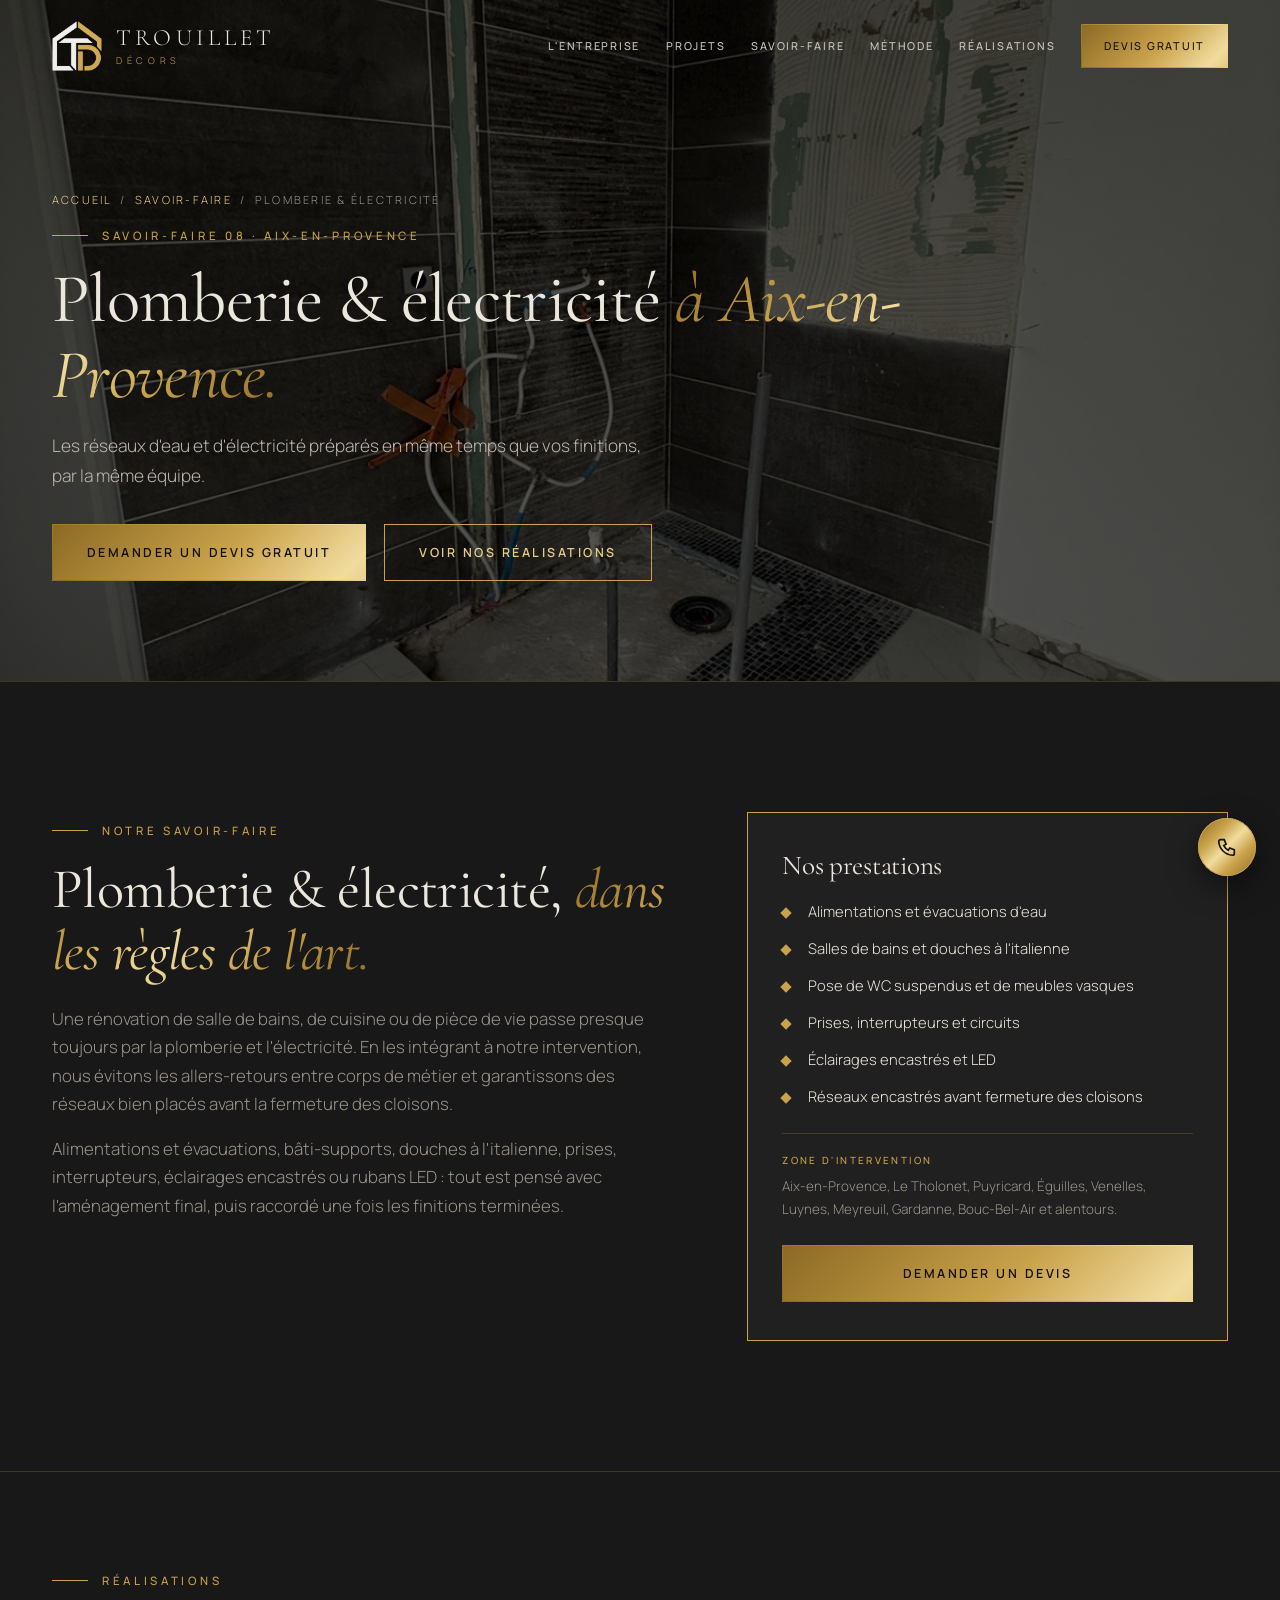
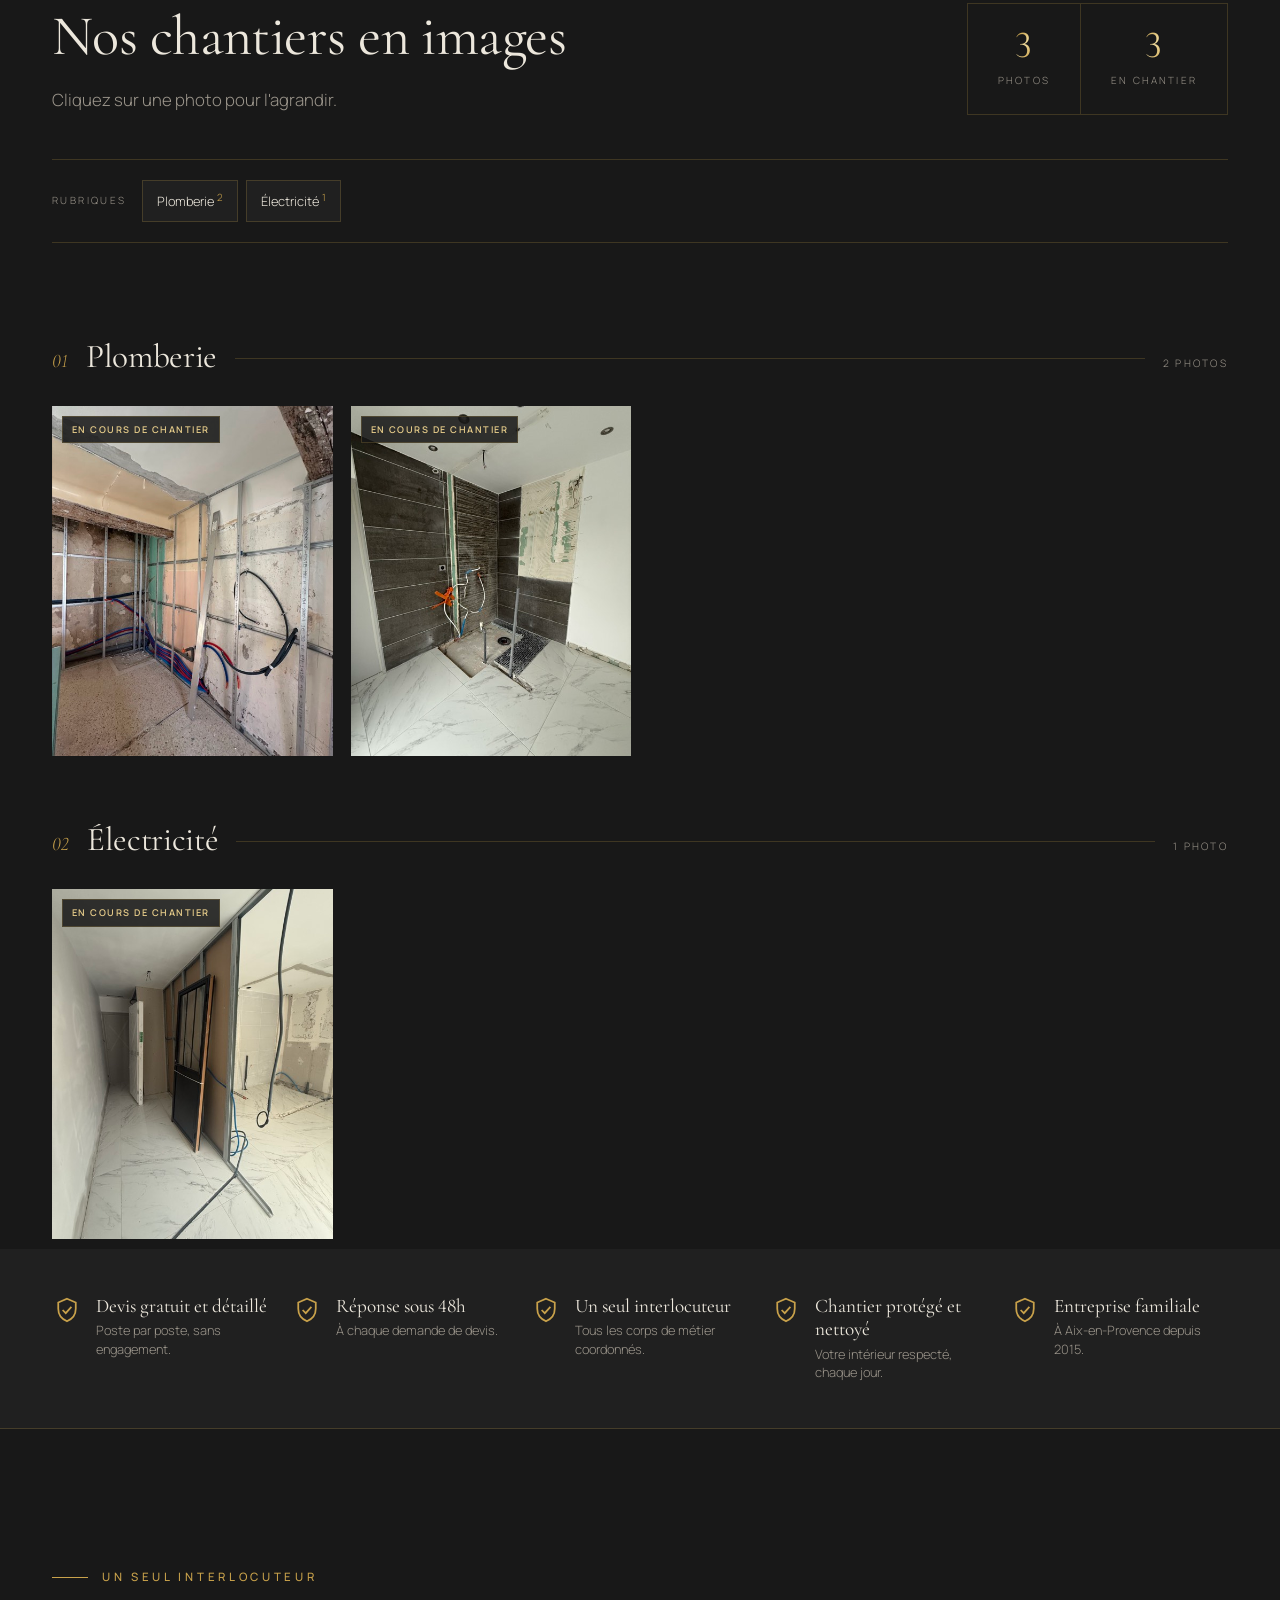
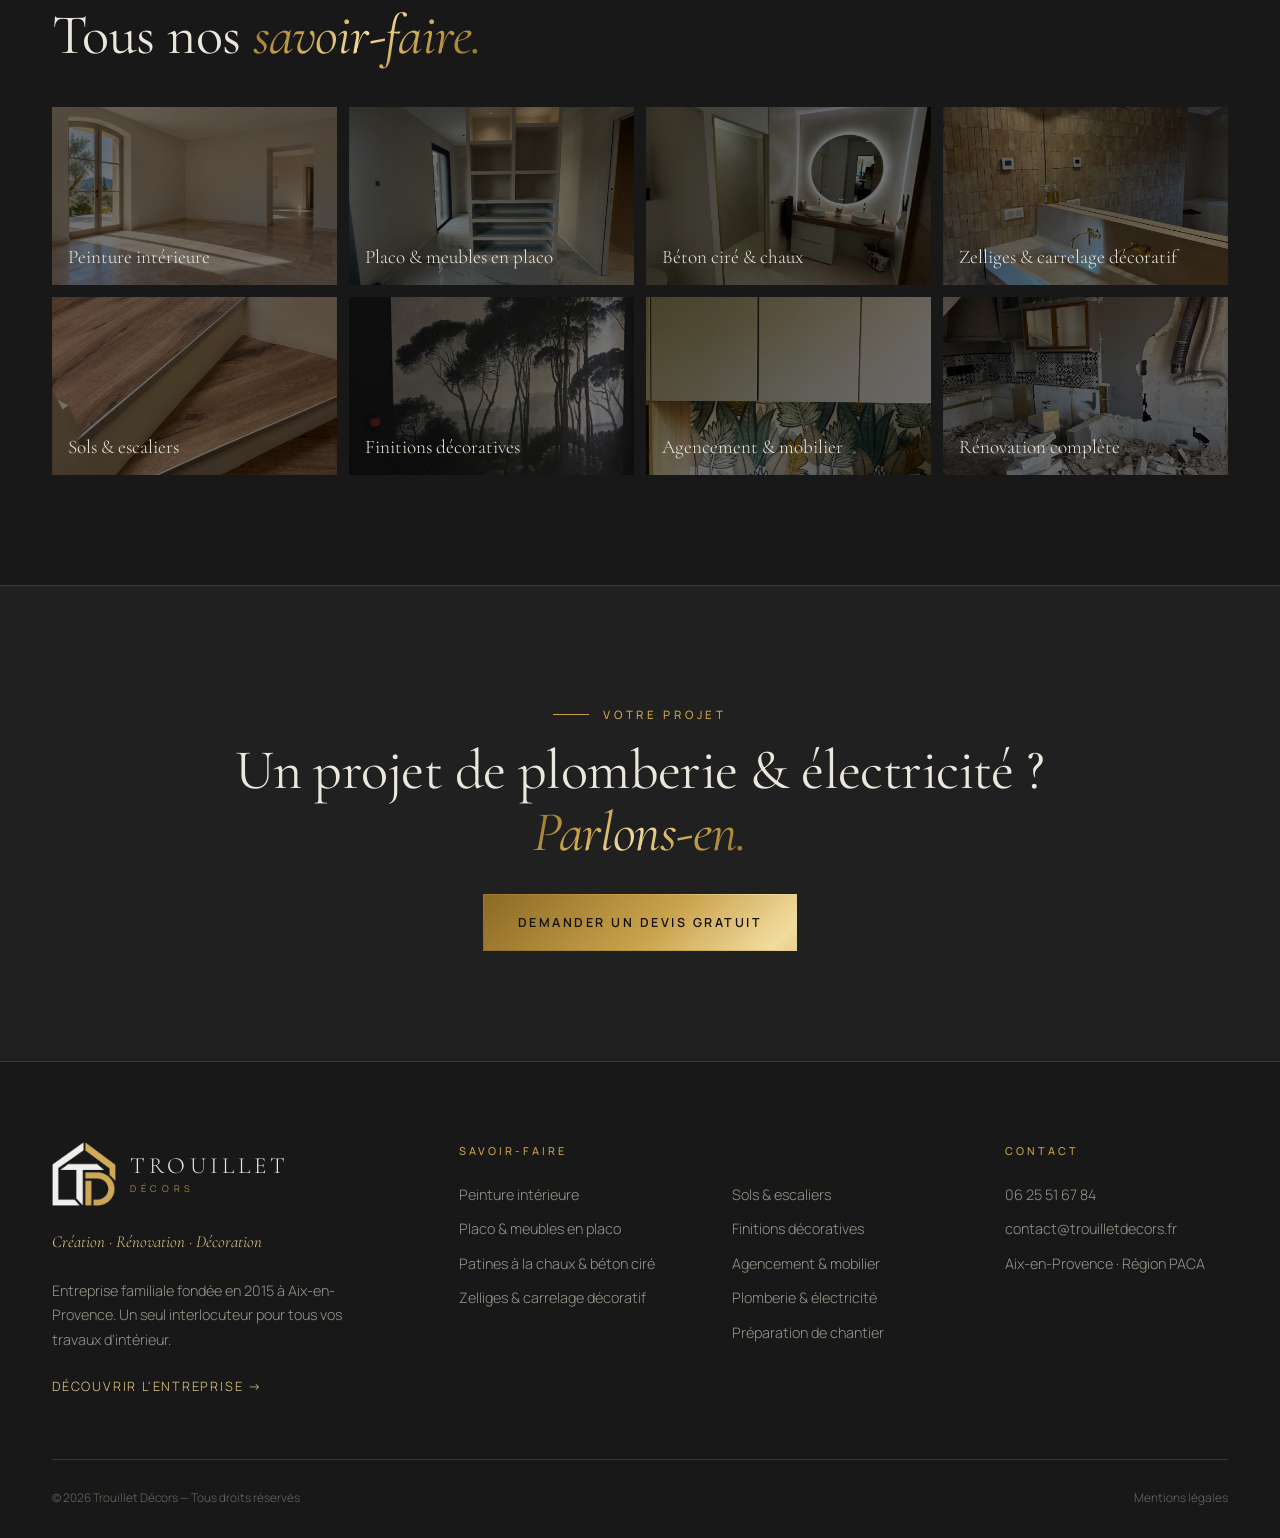
<file: plomberie-electricite-aix-en-provence.html>
<!doctype html>
<html lang="fr">
<head>
<meta charset="utf-8">
<script>document.documentElement.classList.add('js')</script>
<meta name="viewport" content="width=device-width, initial-scale=1, viewport-fit=cover">
<meta name="theme-color" content="#181818">
<title>Plomberie &amp; électricité pour vos rénovations à Aix-en-Provence — Trouillet Décors</title>
<meta name="description" content="Plomberie et électricité dans le cadre de vos travaux de rénovation à Aix-en-Provence : réseaux encastrés, salles de bains, raccordements et appareillages.">
<link rel="canonical" href="https://www.trouilletdecors.fr/plomberie-electricite-aix-en-provence.html">
<meta property="og:title" content="Plomberie &amp; électricité pour vos rénovations à Aix-en-Provence">
<meta property="og:description" content="Plomberie et électricité dans le cadre de vos travaux de rénovation à Aix-en-Provence : réseaux encastrés, salles de bains, raccordements et appareillages.">
<meta property="og:image" content="https://www.trouilletdecors.fr/images/plomberie/full/plomberie-02.jpg">
<script type="application/ld+json">[{"@context": "https://schema.org", "@type": "Service", "name": "Plomberie & électricité pour vos rénovations à Aix-en-Provence", "serviceType": "Plomberie & électricité", "description": "Plomberie et électricité dans le cadre de vos travaux de rénovation à Aix-en-Provence : réseaux encastrés, salles de bains, raccordements et appareillages.", "areaServed": [{"@type": "City", "name": "Aix-en-Provence"}, {"@type": "AdministrativeArea", "name": "Provence-Alpes-Côte d'Azur"}], "provider": {"@type": "HomeAndConstructionBusiness", "name": "Trouillet Décors", "telephone": "+33625516784", "email": "contact@trouilletdecors.fr", "url": "https://www.trouilletdecors.fr/", "address": {"@type": "PostalAddress", "addressLocality": "Aix-en-Provence", "postalCode": "13100", "addressCountry": "FR"}}, "url": "https://www.trouilletdecors.fr/plomberie-electricite-aix-en-provence.html"}, {"@context": "https://schema.org", "@type": "BreadcrumbList", "itemListElement": [{"@type": "ListItem", "position": 1, "name": "Accueil", "item": "https://www.trouilletdecors.fr/"}, {"@type": "ListItem", "position": 2, "name": "Savoir-faire", "item": "https://www.trouilletdecors.fr/realisations.html"}, {"@type": "ListItem", "position": 3, "name": "Plomberie & électricité", "item": "https://www.trouilletdecors.fr/plomberie-electricite-aix-en-provence.html"}]}]</script>
<link rel="preconnect" href="https://fonts.googleapis.com">
<link rel="preconnect" href="https://fonts.gstatic.com" crossorigin>
<link href="https://fonts.googleapis.com/css2?family=Cormorant+Garamond:ital,wght@0,400;0,500;0,600;1,400&family=Manrope:wght@300;400;500;600&display=swap" rel="stylesheet">
<link rel="icon" type="image/png" href="images/logo/favicon-64.png">
<link rel="apple-touch-icon" href="images/logo/apple-touch-icon.png">
<link rel="stylesheet" href="site.css?v=202610281154">
</head>
<body>
<div class="progress" aria-hidden="true"></div>

<header id="top">
  <div class="wrap nav">
    <a href="index.html" class="logo" aria-label="Trouillet Décors — accueil">
      <img class="logo-img" src="images/logo/logo-td-160.png" alt="" width="160" height="160">
      <span class="logo-txt">TROUILLET<small>DÉCORS</small></span>
    </a>
    <nav class="menu" id="menu">
      <a href="entreprise.html">L'entreprise</a>
      <a href="index.html#projets">Projets</a>
      <a href="index.html#savoir-faire">Savoir-faire</a>
      <a href="index.html#methode">Méthode</a>
      <a href="realisations.html">Réalisations</a>
      <a href="index.html#contact" class="btn btn-gold">Devis gratuit</a>
      <div class="menu-foot"><a href="tel:+33625516784">06 25 51 67 84</a><span>Aix-en-Provence & PACA</span></div>
    </nav>
    <nav class="quick" aria-label="Accès rapide"><a href="entreprise.html">L'entreprise</a><a href="realisations.html">Réalisations</a></nav>
    <button class="burger" id="burger" aria-label="Menu"><span></span><span></span><span></span></button>
  </div>
</header>

<section class="page-hero svc-hero" style="--img:url('images/plomberie/full/plomberie-02.jpg')">
  <div class="bg"></div>
  <div class="wrap">
    <nav class="crumb rv" aria-label="Fil d'Ariane"><a href="index.html">Accueil</a> &nbsp;/&nbsp; <a href="realisations.html">Savoir-faire</a> &nbsp;/&nbsp; Plomberie &amp; électricité</nav>
    <span class="eyebrow rv d1">Savoir-faire 08 · Aix-en-Provence</span>
    <h1 class="rv d1">Plomberie &amp; électricité <em class="gold">à Aix-en-Provence.</em></h1>
    <p class="rv d2">Les réseaux d&#x27;eau et d&#x27;électricité préparés en même temps que vos finitions, par la même équipe.</p>
    <div class="hero-ctas rv d3"><a href="index.html#contact" class="btn btn-gold">Demander un devis gratuit</a><a href="#galerie" class="btn btn-ghost">Voir nos réalisations</a></div>
  </div>
</section>

<section class="svc-intro">
  <div class="wrap">
    <div class="svc-grid">
      <div>
        <span class="eyebrow rv">Notre savoir-faire</span>
        <h2 class="rv d1">Plomberie &amp; électricité, <em class="gold">dans les règles de l'art.</em></h2>
        <p class="lead rv d2">Une rénovation de salle de bains, de cuisine ou de pièce de vie passe presque toujours par la plomberie et l&#x27;électricité. En les intégrant à notre intervention, nous évitons les allers-retours entre corps de métier et garantissons des réseaux bien placés avant la fermeture des cloisons.</p><p class="lead rv d2">Alimentations et évacuations, bâti-supports, douches à l&#x27;italienne, prises, interrupteurs, éclairages encastrés ou rubans LED : tout est pensé avec l&#x27;aménagement final, puis raccordé une fois les finitions terminées.</p>
      </div>
      <aside class="svc-box rv d2">
        <h3>Nos prestations</h3>
        <ul class="check"><li>Alimentations et évacuations d&#x27;eau</li><li>Salles de bains et douches à l&#x27;italienne</li><li>Pose de WC suspendus et de meubles vasques</li><li>Prises, interrupteurs et circuits</li><li>Éclairages encastrés et LED</li><li>Réseaux encastrés avant fermeture des cloisons</li></ul>
        <p class="svc-zone"><b>Zone d'intervention</b>Aix-en-Provence, Le Tholonet, Puyricard, Éguilles, Venelles, Luynes, Meyreuil, Gardanne, Bouc-Bel-Air et alentours.</p>
        <a href="index.html#contact" class="btn btn-gold">Demander un devis</a>
      </aside>
    </div>
  </div>
</section>

<div class="svc-gallery" id="galerie">
  <section class="cat-intro">
    <div class="wrap">
      <div class="cat-intro-grid">
        <div><span class="eyebrow">Réalisations</span><h2>Nos chantiers en images</h2><p class="lead">Cliquez sur une photo pour l'agrandir.</p></div>
        <ul class="cat-stats"><li><b class="gold">3</b><span>Photos</span></li><li><b class='gold'>3</b><span>En chantier</span></li></ul>
      </div>
      <div class="cat-tools"><div class='jump'><small>Rubriques</small><a href="#g0" data-jump="g0">Plomberie <sup>2</sup></a><a href="#g1" data-jump="g1">Électricité <sup>1</sup></a></div></div>
    </div>
  </section>
      <section class="sub" id="g0">
        <div class="wrap">
          <div class="sub-head"><span class="sub-n">01</span><h3>Plomberie</h3><span class="sub-count">2 photos</span></div>
          <div class="pgrid"><figure class="pc" data-full="images/plomberie/full/plomberie-01.jpg" data-stage="chantier" data-stage-label="En cours de chantier" style="--d:0"><div class="pc-img"><img src="images/plomberie/thumb/plomberie-01.jpg" alt="Réseaux d&#x27;eau et d&#x27;électricité encastrés dans l&#x27;ossature, avant fermeture des cloisons" width="525" height="700" loading="lazy"><span class="stage stage-chantier">En cours de chantier</span></div></figure><figure class="pc" data-full="images/plomberie/full/plomberie-02.jpg" data-stage="chantier" data-stage-label="En cours de chantier" style="--d:1"><div class="pc-img"><img src="images/plomberie/thumb/plomberie-02.jpg" alt="Salle de bains en cours : alimentations et évacuations en attente" width="700" height="525" loading="lazy"><span class="stage stage-chantier">En cours de chantier</span></div></figure></div>
        </div>
      </section>
      <section class="sub" id="g1">
        <div class="wrap">
          <div class="sub-head"><span class="sub-n">02</span><h3>Électricité</h3><span class="sub-count">1 photo</span></div>
          <div class="pgrid"><figure class="pc" data-full="images/plomberie/full/plomberie-03.jpg" data-stage="chantier" data-stage-label="En cours de chantier" style="--d:0"><div class="pc-img"><img src="images/plomberie/thumb/plomberie-03.jpg" alt="Gaines électriques et boîtiers en attente autour de la verrière" width="700" height="525" loading="lazy"><span class="stage stage-chantier">En cours de chantier</span></div></figure></div>
        </div>
      </section>
</div>

<section class="garanties" id="garanties" hidden></section>
<section class="svc-more">
  <div class="wrap">
    <span class="eyebrow rv">Un seul interlocuteur</span>
    <h2 class="rv d1">Tous nos <em class="gold">savoir-faire.</em></h2>
    <div class="svc-others rv d2"><a href="peinture-aix-en-provence.html" class="svc-other"><img src="images/peinture/thumb/peinture-05.jpg" alt="" loading="lazy"><span>Peinture intérieure</span></a><a href="placo-aix-en-provence.html" class="svc-other"><img src="images/placo/thumb/placo-14.jpg" alt="" loading="lazy"><span>Placo &amp; meubles en placo</span></a><a href="beton-cire-enduit-chaux-aix-en-provence.html" class="svc-other"><img src="images/patines/thumb/patines-04.jpg" alt="" loading="lazy"><span>Béton ciré &amp; chaux</span></a><a href="zelliges-carrelage-aix-en-provence.html" class="svc-other"><img src="images/zelliges/thumb/zelliges-07.jpg" alt="" loading="lazy"><span>Zelliges &amp; carrelage décoratif</span></a><a href="pose-sols-aix-en-provence.html" class="svc-other"><img src="images/sols/thumb/sols-05.jpg" alt="" loading="lazy"><span>Sols &amp; escaliers</span></a><a href="papier-peint-decoration-aix-en-provence.html" class="svc-other"><img src="images/finitions/thumb/finitions-40.jpg" alt="" loading="lazy"><span>Finitions décoratives</span></a><a href="agencement-sur-mesure-aix-en-provence.html" class="svc-other"><img src="images/agencement/thumb/agencement-01.jpg" alt="" loading="lazy"><span>Agencement &amp; mobilier</span></a><a href="renovation-interieure-aix-en-provence.html" class="svc-other"><img src="images/preparation/thumb/preparation-01.jpg" alt="" loading="lazy"><span>Rénovation complète</span></a></div>
  </div>
</section>

<section class="empty-cta">
  <div class="wrap">
    <span class="eyebrow rv">Votre projet</span>
    <h2 class="rv d1">Un projet de plomberie &amp; électricité ?<br><em class="gold">Parlons-en.</em></h2>
    <a href="index.html#contact" class="btn btn-gold rv d2">Demander un devis gratuit</a>
  </div>
</section>

<footer>
  <div class="wrap">
    <div class="foot">
      <div>
        <a href="index.html" class="logo"><img class="logo-img" src="images/logo/logo-td-160.png" alt="" width="160" height="160"><span class="logo-txt">TROUILLET<small>DÉCORS</small></span></a>
        <p class="foot-tag">Création · Rénovation · Décoration</p>
        <p>Entreprise familiale fondée en 2015 à Aix-en-Provence. Un seul interlocuteur pour tous vos travaux d'intérieur.</p>
        <p><a href="entreprise.html" class="foot-link">Découvrir l'entreprise &rarr;</a></p>
      </div>
      <div><h4>Savoir-faire</h4><ul><li><a href="peinture-aix-en-provence.html">Peinture intérieure</a></li><li><a href="placo-aix-en-provence.html">Placo & meubles en placo</a></li><li><a href="beton-cire-enduit-chaux-aix-en-provence.html">Patines à la chaux & béton ciré</a></li><li><a href="zelliges-carrelage-aix-en-provence.html">Zelliges & carrelage décoratif</a></li></ul></div>
      <div><h4>&nbsp;</h4><ul><li><a href="pose-sols-aix-en-provence.html">Sols & escaliers</a></li><li><a href="papier-peint-decoration-aix-en-provence.html">Finitions décoratives</a></li><li><a href="agencement-sur-mesure-aix-en-provence.html">Agencement & mobilier</a></li><li><a href="plomberie-electricite-aix-en-provence.html">Plomberie & électricité</a></li><li><a href="renovation-interieure-aix-en-provence.html">Préparation de chantier</a></li></ul></div>
      <div><h4>Contact</h4><ul><li><a href="tel:+33625516784">06 25 51 67 84</a></li><li><a href="mailto:contact@trouilletdecors.fr">contact@trouilletdecors.fr</a></li><li>Aix-en-Provence · Région PACA</li></ul></div>
    </div>
    <div class="legal"><span>© <span id="y"></span> Trouillet Décors — Tous droits réservés</span><span><a href="mentions-legales.html">Mentions légales</a></span></div>
  </div>
</footer>

<a href="tel:+33625516784" class="float-call" aria-label="Appeler"><svg viewBox="0 0 24 24" fill="none" stroke="currentColor" stroke-width="1.8"><path d="M5 4h4l2 5-2.5 1.5a11 11 0 005 5L15 13l5 2v4a2 2 0 01-2 2A16 16 0 013 6a2 2 0 012-2"/></svg></a>

<script src="confiance.js?v=202610281154"></script>
<script src="site.js?v=202610281154"></script>
</body>
</html>
</file>
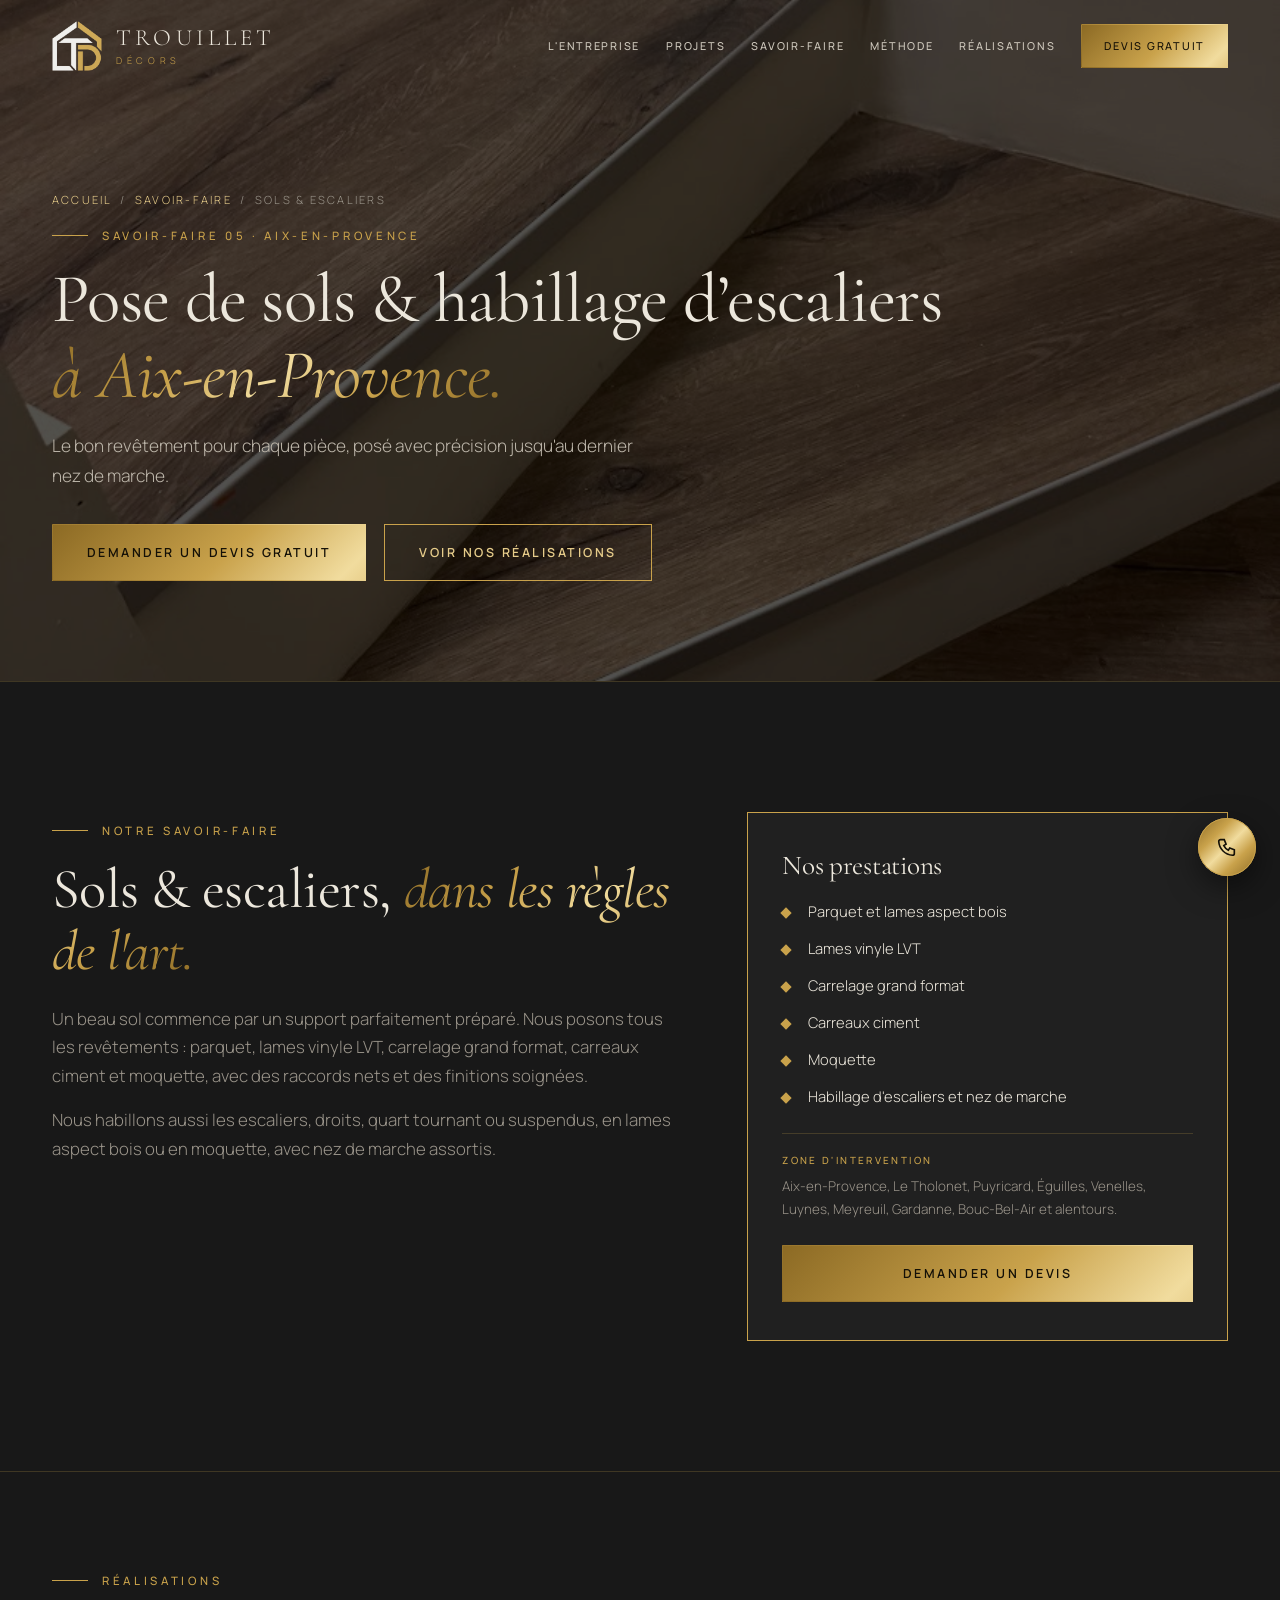
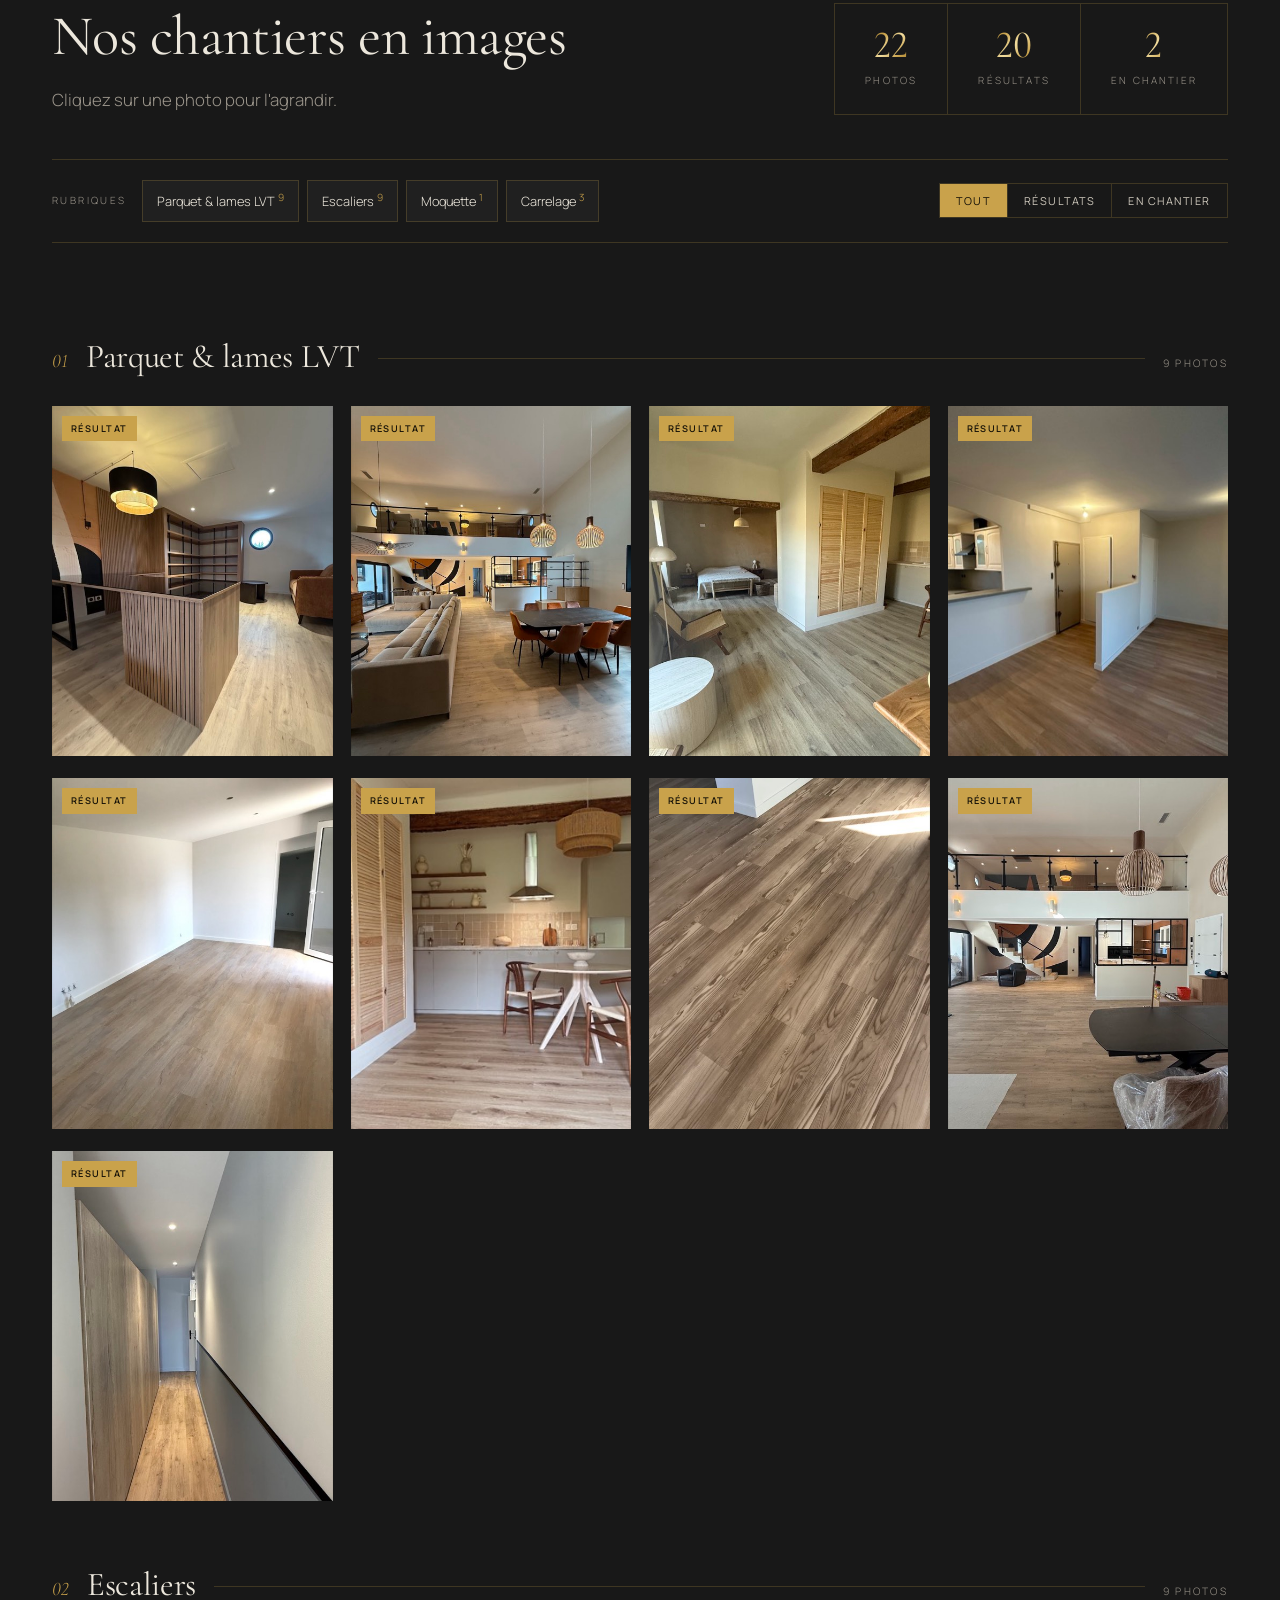
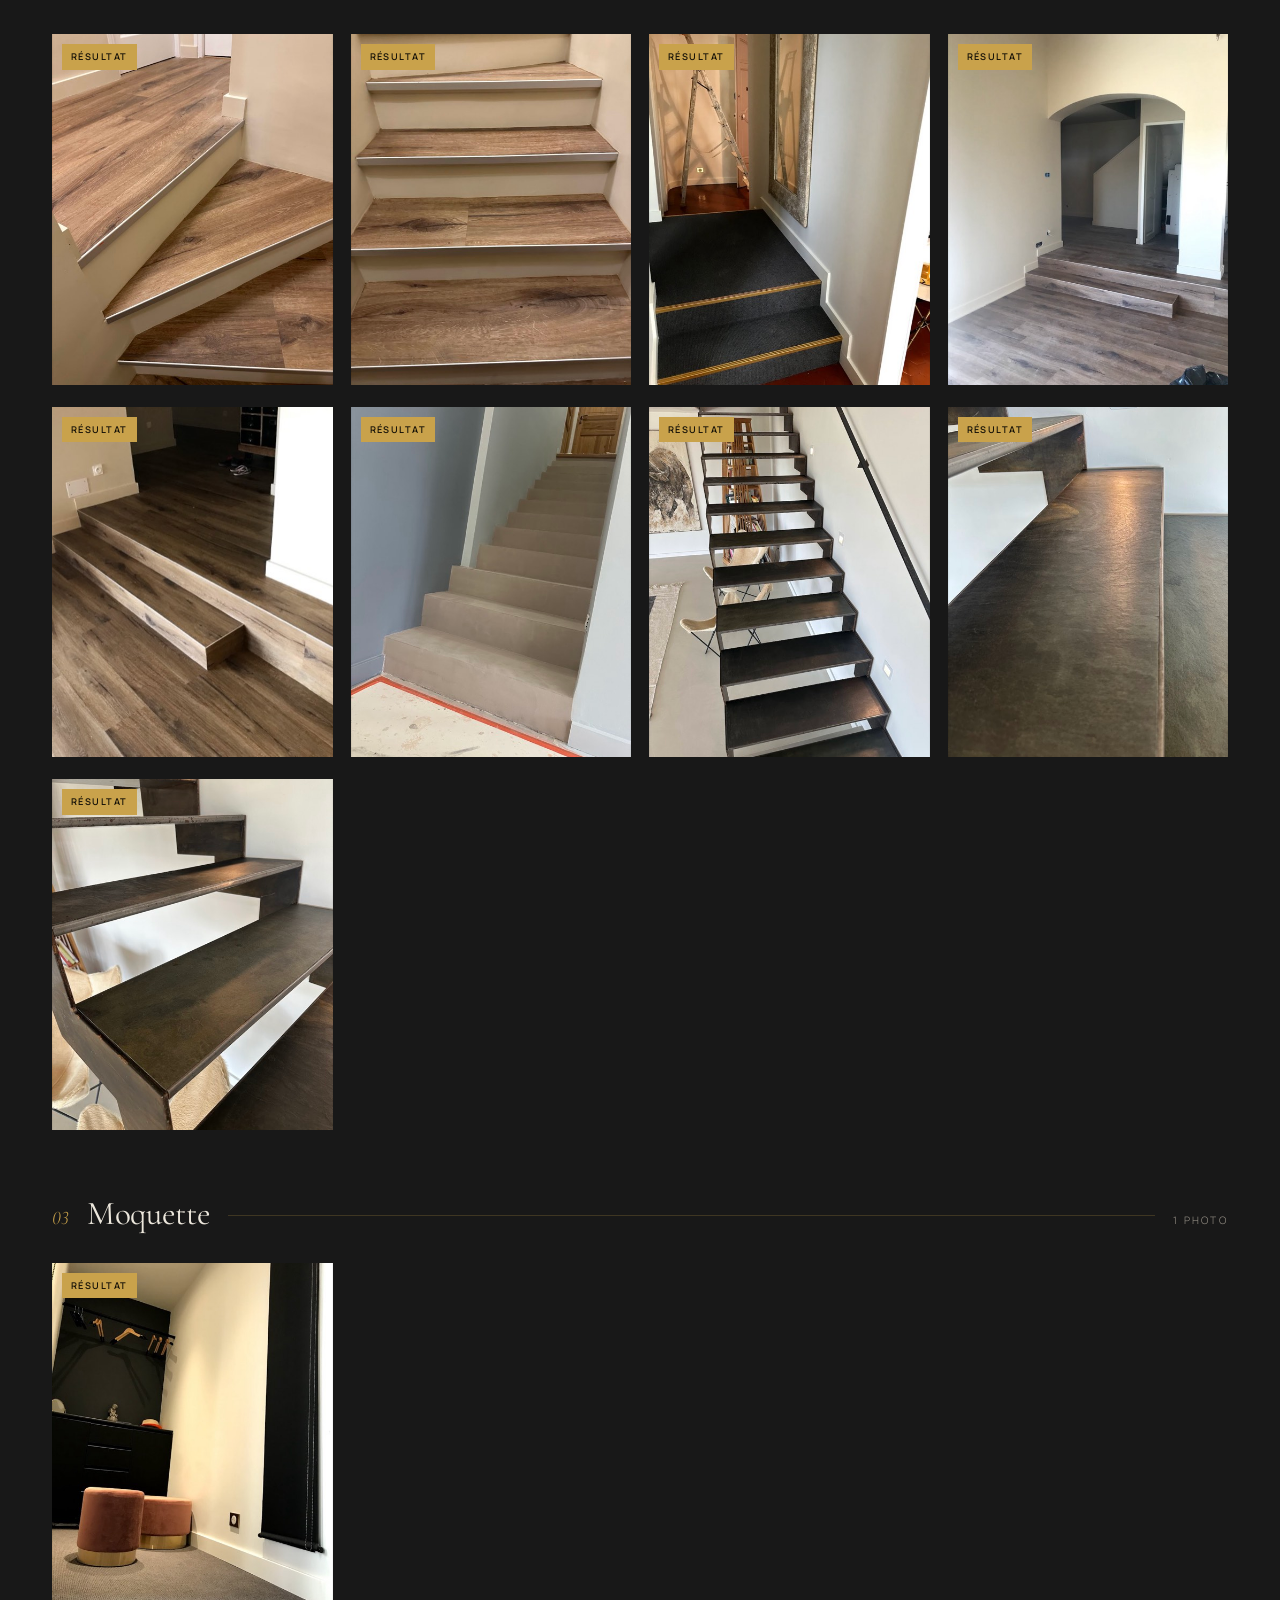
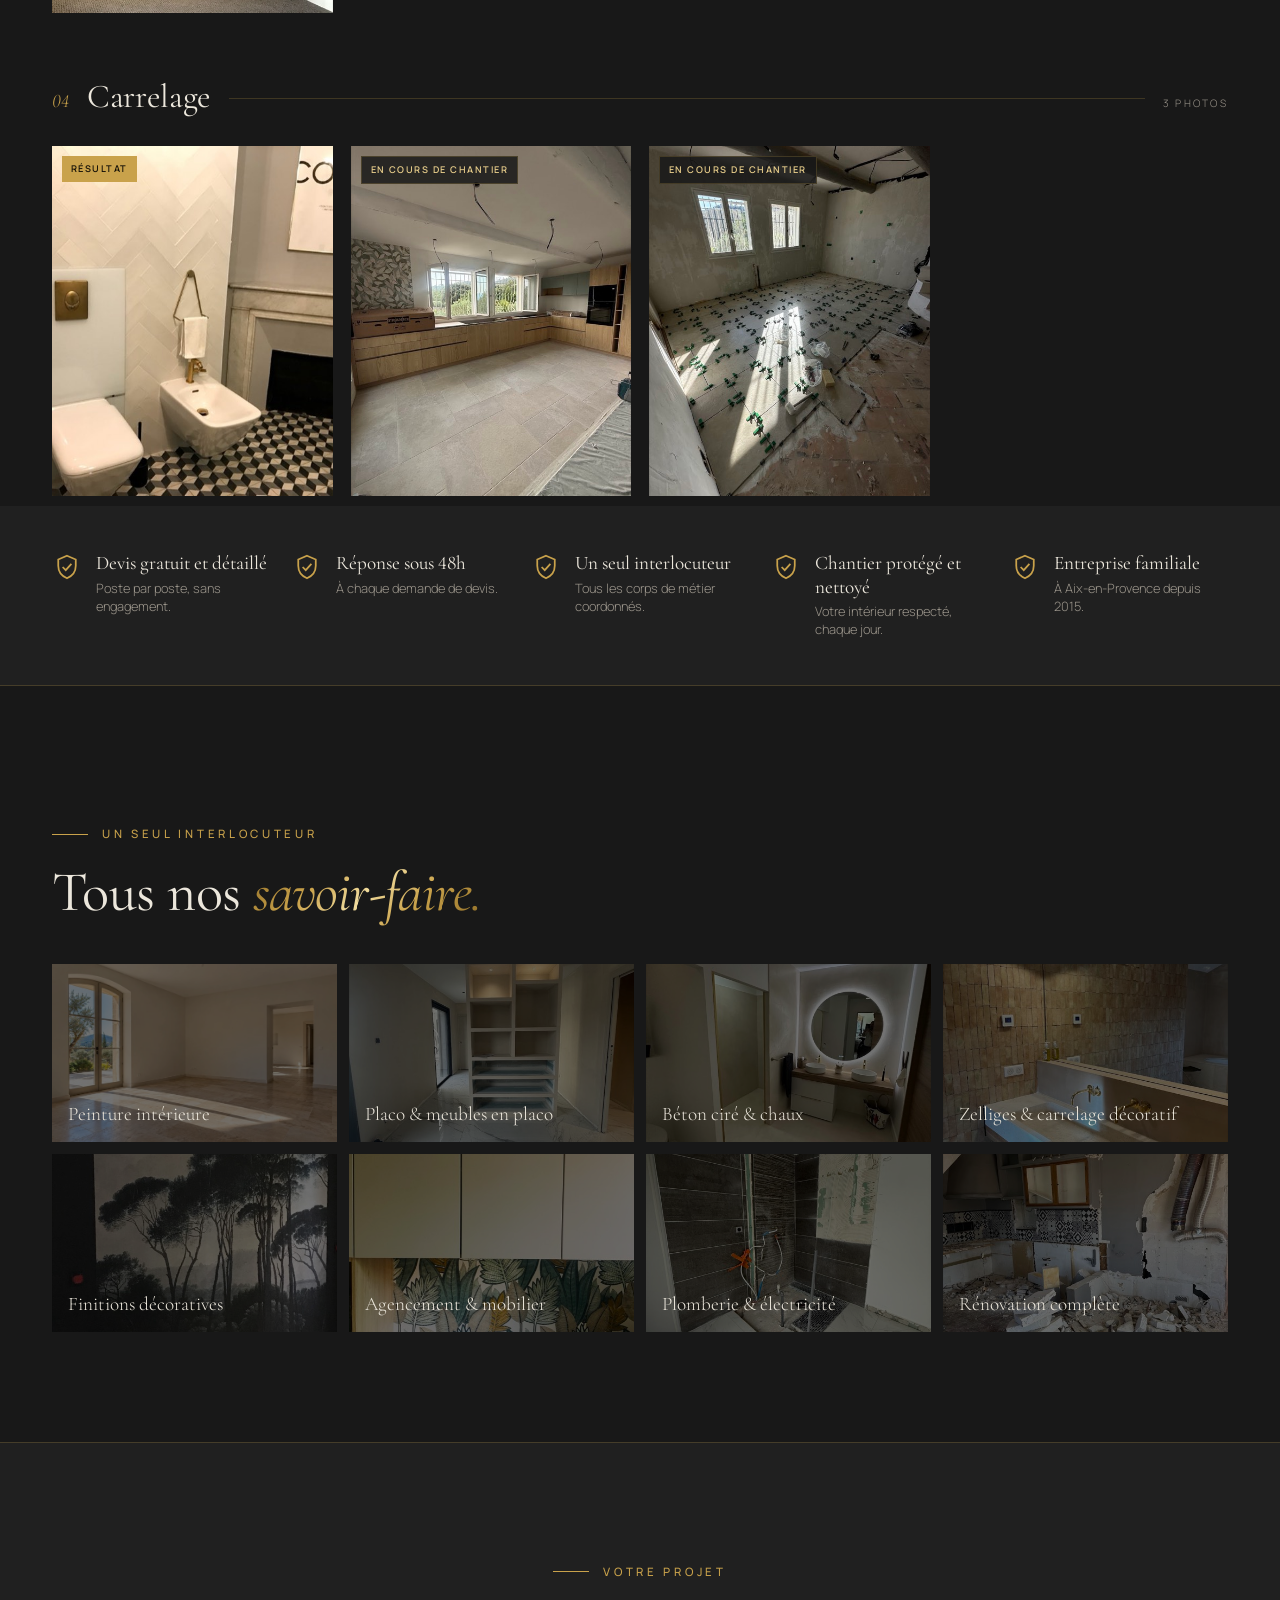
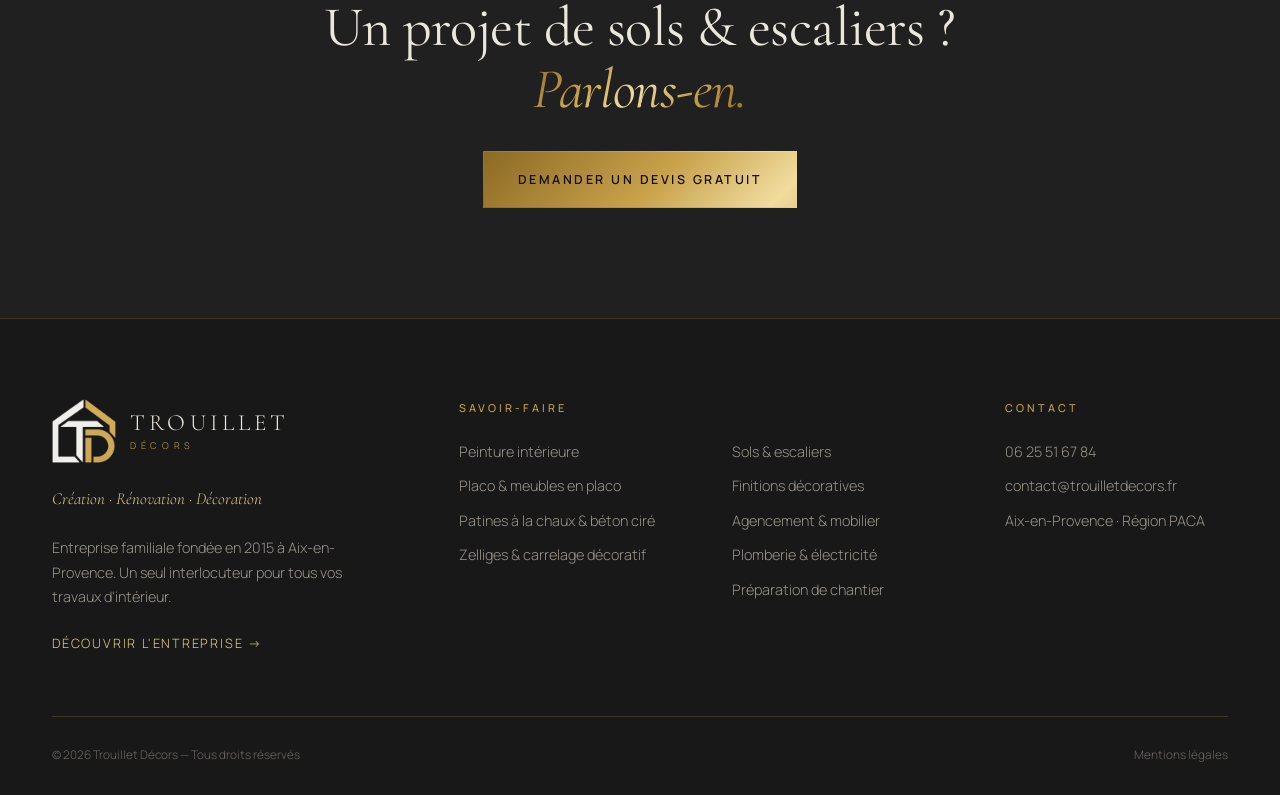
<file: pose-sols-aix-en-provence.html>
<!doctype html>
<html lang="fr">
<head>
<meta charset="utf-8">
<script>document.documentElement.classList.add('js')</script>
<meta name="viewport" content="width=device-width, initial-scale=1, viewport-fit=cover">
<meta name="theme-color" content="#181818">
<title>Pose de parquet, LVT, carrelage &amp; moquette à Aix-en-Provence — Trouillet Décors</title>
<meta name="description" content="Pose de parquet, lames LVT, carrelage grand format et moquette, habillage d&#x27;escaliers à Aix-en-Provence et dans toute la région PACA.">
<link rel="canonical" href="https://www.trouilletdecors.fr/pose-sols-aix-en-provence.html">
<meta property="og:title" content="Pose de parquet, LVT, carrelage &amp; moquette à Aix-en-Provence">
<meta property="og:description" content="Pose de parquet, lames LVT, carrelage grand format et moquette, habillage d&#x27;escaliers à Aix-en-Provence et dans toute la région PACA.">
<meta property="og:image" content="https://www.trouilletdecors.fr/images/sols/full/sols-05.jpg">
<script type="application/ld+json">[{"@context": "https://schema.org", "@type": "Service", "name": "Pose de parquet, LVT, carrelage & moquette à Aix-en-Provence", "serviceType": "Pose de sols & habillage d’escaliers", "description": "Pose de parquet, lames LVT, carrelage grand format et moquette, habillage d'escaliers à Aix-en-Provence et dans toute la région PACA.", "areaServed": [{"@type": "City", "name": "Aix-en-Provence"}, {"@type": "AdministrativeArea", "name": "Provence-Alpes-Côte d'Azur"}], "provider": {"@type": "HomeAndConstructionBusiness", "name": "Trouillet Décors", "telephone": "+33625516784", "email": "contact@trouilletdecors.fr", "url": "https://www.trouilletdecors.fr/", "address": {"@type": "PostalAddress", "addressLocality": "Aix-en-Provence", "postalCode": "13100", "addressCountry": "FR"}}, "url": "https://www.trouilletdecors.fr/pose-sols-aix-en-provence.html"}, {"@context": "https://schema.org", "@type": "BreadcrumbList", "itemListElement": [{"@type": "ListItem", "position": 1, "name": "Accueil", "item": "https://www.trouilletdecors.fr/"}, {"@type": "ListItem", "position": 2, "name": "Savoir-faire", "item": "https://www.trouilletdecors.fr/realisations.html"}, {"@type": "ListItem", "position": 3, "name": "Sols & escaliers", "item": "https://www.trouilletdecors.fr/pose-sols-aix-en-provence.html"}]}]</script>
<link rel="preconnect" href="https://fonts.googleapis.com">
<link rel="preconnect" href="https://fonts.gstatic.com" crossorigin>
<link href="https://fonts.googleapis.com/css2?family=Cormorant+Garamond:ital,wght@0,400;0,500;0,600;1,400&family=Manrope:wght@300;400;500;600&display=swap" rel="stylesheet">
<link rel="icon" type="image/png" href="images/logo/favicon-64.png">
<link rel="apple-touch-icon" href="images/logo/apple-touch-icon.png">
<link rel="stylesheet" href="site.css?v=202610281154">
</head>
<body>
<div class="progress" aria-hidden="true"></div>

<header id="top">
  <div class="wrap nav">
    <a href="index.html" class="logo" aria-label="Trouillet Décors — accueil">
      <img class="logo-img" src="images/logo/logo-td-160.png" alt="" width="160" height="160">
      <span class="logo-txt">TROUILLET<small>DÉCORS</small></span>
    </a>
    <nav class="menu" id="menu">
      <a href="entreprise.html">L'entreprise</a>
      <a href="index.html#projets">Projets</a>
      <a href="index.html#savoir-faire">Savoir-faire</a>
      <a href="index.html#methode">Méthode</a>
      <a href="realisations.html">Réalisations</a>
      <a href="index.html#contact" class="btn btn-gold">Devis gratuit</a>
      <div class="menu-foot"><a href="tel:+33625516784">06 25 51 67 84</a><span>Aix-en-Provence & PACA</span></div>
    </nav>
    <nav class="quick" aria-label="Accès rapide"><a href="entreprise.html">L'entreprise</a><a href="realisations.html">Réalisations</a></nav>
    <button class="burger" id="burger" aria-label="Menu"><span></span><span></span><span></span></button>
  </div>
</header>

<section class="page-hero svc-hero" style="--img:url('images/sols/full/sols-05.jpg')">
  <div class="bg"></div>
  <div class="wrap">
    <nav class="crumb rv" aria-label="Fil d'Ariane"><a href="index.html">Accueil</a> &nbsp;/&nbsp; <a href="realisations.html">Savoir-faire</a> &nbsp;/&nbsp; Sols &amp; escaliers</nav>
    <span class="eyebrow rv d1">Savoir-faire 05 · Aix-en-Provence</span>
    <h1 class="rv d1">Pose de sols &amp; habillage d’escaliers <em class="gold">à Aix-en-Provence.</em></h1>
    <p class="rv d2">Le bon revêtement pour chaque pièce, posé avec précision jusqu&#x27;au dernier nez de marche.</p>
    <div class="hero-ctas rv d3"><a href="index.html#contact" class="btn btn-gold">Demander un devis gratuit</a><a href="#galerie" class="btn btn-ghost">Voir nos réalisations</a></div>
  </div>
</section>

<section class="svc-intro">
  <div class="wrap">
    <div class="svc-grid">
      <div>
        <span class="eyebrow rv">Notre savoir-faire</span>
        <h2 class="rv d1">Sols &amp; escaliers, <em class="gold">dans les règles de l'art.</em></h2>
        <p class="lead rv d2">Un beau sol commence par un support parfaitement préparé. Nous posons tous les revêtements : parquet, lames vinyle LVT, carrelage grand format, carreaux ciment et moquette, avec des raccords nets et des finitions soignées.</p><p class="lead rv d2">Nous habillons aussi les escaliers, droits, quart tournant ou suspendus, en lames aspect bois ou en moquette, avec nez de marche assortis.</p>
      </div>
      <aside class="svc-box rv d2">
        <h3>Nos prestations</h3>
        <ul class="check"><li>Parquet et lames aspect bois</li><li>Lames vinyle LVT</li><li>Carrelage grand format</li><li>Carreaux ciment</li><li>Moquette</li><li>Habillage d&#x27;escaliers et nez de marche</li></ul>
        <p class="svc-zone"><b>Zone d'intervention</b>Aix-en-Provence, Le Tholonet, Puyricard, Éguilles, Venelles, Luynes, Meyreuil, Gardanne, Bouc-Bel-Air et alentours.</p>
        <a href="index.html#contact" class="btn btn-gold">Demander un devis</a>
      </aside>
    </div>
  </div>
</section>

<div class="svc-gallery" id="galerie">
  <section class="cat-intro">
    <div class="wrap">
      <div class="cat-intro-grid">
        <div><span class="eyebrow">Réalisations</span><h2>Nos chantiers en images</h2><p class="lead">Cliquez sur une photo pour l'agrandir.</p></div>
        <ul class="cat-stats"><li><b class="gold">22</b><span>Photos</span></li><li><b class='gold'>20</b><span>Résultats</span></li><li><b class='gold'>2</b><span>En chantier</span></li></ul>
      </div>
      <div class="cat-tools"><div class='jump'><small>Rubriques</small><a href="#g0" data-jump="g0">Parquet &amp; lames LVT <sup>9</sup></a><a href="#g1" data-jump="g1">Escaliers <sup>9</sup></a><a href="#g2" data-jump="g2">Moquette <sup>1</sup></a><a href="#g3" data-jump="g3">Carrelage <sup>3</sup></a></div><div class="stage-toggle" role="group" aria-label="Afficher"><button class="on" data-stage="">Tout</button><button data-stage="resultat">Résultats</button><button data-stage="chantier">En chantier</button></div></div>
    </div>
  </section>
      <section class="sub" id="g0">
        <div class="wrap">
          <div class="sub-head"><span class="sub-n">01</span><h3>Parquet &amp; lames LVT</h3><span class="sub-count">9 photos</span></div>
          <div class="pgrid"><figure class="pc" data-full="images/sols/full/sols-01.jpg" data-stage="resultat" data-stage-label="Résultat" style="--d:0"><div class="pc-img"><img src="images/sols/thumb/sols-01.jpg" alt="Lames aspect chêne clair dans une pièce de vie avec îlot cannelé" width="525" height="700" loading="lazy"><span class="stage stage-resultat">Résultat</span></div></figure><figure class="pc" data-full="images/sols/full/sols-02.jpg" data-stage="resultat" data-stage-label="Résultat" style="--d:1"><div class="pc-img"><img src="images/sols/thumb/sols-02.jpg" alt="Grand séjour sous mezzanine, sol continu en lames aspect bois" width="525" height="700" loading="lazy"><span class="stage stage-resultat">Résultat</span></div></figure><figure class="pc" data-full="images/sols/full/sols-03.jpg" data-stage="resultat" data-stage-label="Résultat" style="--d:2"><div class="pc-img"><img src="images/sols/thumb/sols-03.jpg" alt="Chambre sous poutres apparentes, lames aspect chêne grisé" width="525" height="700" loading="lazy"><span class="stage stage-resultat">Résultat</span></div></figure><figure class="pc" data-full="images/sols/full/sols-04.jpg" data-stage="resultat" data-stage-label="Résultat" style="--d:3"><div class="pc-img"><img src="images/sols/thumb/sols-04.jpg" alt="Séjour et cuisine ouverte, sol en lames aspect bois naturel" width="700" height="525" loading="lazy"><span class="stage stage-resultat">Résultat</span></div></figure><figure class="pc" data-full="images/sols/full/sols-11.jpg" data-stage="resultat" data-stage-label="Résultat" style="--d:4"><div class="pc-img"><img src="images/sols/thumb/sols-11.jpg" alt="Pièce lumineuse en lames aspect chêne, prête à être aménagée" width="525" height="700" loading="lazy"><span class="stage stage-resultat">Résultat</span></div></figure><figure class="pc" data-full="images/sols/full/sols-13.jpg" data-stage="resultat" data-stage-label="Résultat" style="--d:5"><div class="pc-img"><img src="images/sols/thumb/sols-13.jpg" alt="Cuisine et coin repas, sol en parquet clair" width="322" height="700" loading="lazy"><span class="stage stage-resultat">Résultat</span></div></figure><figure class="pc" data-full="images/sols/full/sols-16.jpg" data-stage="resultat" data-stage-label="Résultat" style="--d:6"><div class="pc-img"><img src="images/sols/thumb/sols-16.jpg" alt="Détail des lames vinyle (LVT) au veinage marqué" width="525" height="700" loading="lazy"><span class="stage stage-resultat">Résultat</span></div></figure><figure class="pc" data-full="images/sols/full/sols-18.jpg" data-stage="resultat" data-stage-label="Résultat" style="--d:7"><div class="pc-img"><img src="images/sols/thumb/sols-18.jpg" alt="Pièce de vie avec verrière d&#x27;atelier, sol en lames bois" width="525" height="700" loading="lazy"><span class="stage stage-resultat">Résultat</span></div></figure><figure class="pc" data-full="images/sols/full/sols-19.jpg" data-stage="resultat" data-stage-label="Résultat" style="--d:0"><div class="pc-img"><img src="images/sols/thumb/sols-19.jpg" alt="Couloir en lames aspect chêne, soubassement peint en gris" width="525" height="700" loading="lazy"><span class="stage stage-resultat">Résultat</span></div></figure></div>
        </div>
      </section>
      <section class="sub" id="g1">
        <div class="wrap">
          <div class="sub-head"><span class="sub-n">02</span><h3>Escaliers</h3><span class="sub-count">9 photos</span></div>
          <div class="pgrid"><figure class="pc" data-full="images/sols/full/sols-05.jpg" data-stage="resultat" data-stage-label="Résultat" style="--d:0"><div class="pc-img"><img src="images/sols/thumb/sols-05.jpg" alt="Escalier habillé de lames aspect chêne, nez de marche en aluminium" width="525" height="700" loading="lazy"><span class="stage stage-resultat">Résultat</span></div></figure><figure class="pc" data-full="images/sols/full/sols-06.jpg" data-stage="resultat" data-stage-label="Résultat" style="--d:1"><div class="pc-img"><img src="images/sols/thumb/sols-06.jpg" alt="Marches rhabillées en aspect chêne rustique" width="525" height="700" loading="lazy"><span class="stage stage-resultat">Résultat</span></div></figure><figure class="pc" data-full="images/sols/full/sols-07.jpg" data-stage="resultat" data-stage-label="Résultat" style="--d:2"><div class="pc-img"><img src="images/sols/thumb/sols-07.jpg" alt="Escalier en moquette anthracite, nez de marche dorés" width="525" height="700" loading="lazy"><span class="stage stage-resultat">Résultat</span></div></figure><figure class="pc" data-full="images/sols/full/sols-12.jpg" data-stage="resultat" data-stage-label="Résultat" style="--d:3"><div class="pc-img"><img src="images/sols/thumb/sols-12.jpg" alt="Emmarchement et sol en lames bois sous une arche" width="525" height="700" loading="lazy"><span class="stage stage-resultat">Résultat</span></div></figure><figure class="pc" data-full="images/sols/full/sols-14.jpg" data-stage="resultat" data-stage-label="Résultat" style="--d:4"><div class="pc-img"><img src="images/sols/thumb/sols-14.jpg" alt="Emmarchement habillé de lames aspect chêne foncé" width="700" height="525" loading="lazy"><span class="stage stage-resultat">Résultat</span></div></figure><figure class="pc" data-full="images/sols/full/sols-15.jpg" data-stage="resultat" data-stage-label="Résultat" style="--d:5"><div class="pc-img"><img src="images/sols/thumb/sols-15.jpg" alt="Escalier droit entièrement moquetté, ton grège" width="525" height="700" loading="lazy"><span class="stage stage-resultat">Résultat</span></div></figure><figure class="pc" data-full="images/sols/full/sols-20.jpg" data-stage="resultat" data-stage-label="Résultat" style="--d:6"><div class="pc-img"><img src="images/sols/thumb/sols-20.jpg" alt="Escalier suspendu aux marches habillées de bois foncé" width="525" height="700" loading="lazy"><span class="stage stage-resultat">Résultat</span></div></figure><figure class="pc" data-full="images/sols/full/sols-21.jpg" data-stage="resultat" data-stage-label="Résultat" style="--d:7"><div class="pc-img"><img src="images/sols/thumb/sols-21.jpg" alt="Détail d&#x27;une marche habillée, finition bois foncé" width="525" height="700" loading="lazy"><span class="stage stage-resultat">Résultat</span></div></figure><figure class="pc" data-full="images/sols/full/sols-22.jpg" data-stage="resultat" data-stage-label="Résultat" style="--d:0"><div class="pc-img"><img src="images/sols/thumb/sols-22.jpg" alt="Marches suspendues habillées, vue en perspective" width="525" height="700" loading="lazy"><span class="stage stage-resultat">Résultat</span></div></figure></div>
        </div>
      </section>
      <section class="sub" id="g2">
        <div class="wrap">
          <div class="sub-head"><span class="sub-n">03</span><h3>Moquette</h3><span class="sub-count">1 photo</span></div>
          <div class="pgrid"><figure class="pc" data-full="images/sols/full/sols-08.jpg" data-stage="resultat" data-stage-label="Résultat" style="--d:0"><div class="pc-img"><img src="images/sols/thumb/sols-08.jpg" alt="Entrée en moquette gris perle, poufs en velours" width="525" height="700" loading="lazy"><span class="stage stage-resultat">Résultat</span></div></figure></div>
        </div>
      </section>
      <section class="sub" id="g3">
        <div class="wrap">
          <div class="sub-head"><span class="sub-n">04</span><h3>Carrelage</h3><span class="sub-count">3 photos</span></div>
          <div class="pgrid"><figure class="pc" data-full="images/sols/full/sols-09.jpg" data-stage="resultat" data-stage-label="Résultat" style="--d:0"><div class="pc-img"><img src="images/sols/thumb/sols-09.jpg" alt="WC : faïence en chevrons et sol en carreaux ciment effet cube" width="700" height="525" loading="lazy"><span class="stage stage-resultat">Résultat</span></div></figure><figure class="pc" data-full="images/sols/full/sols-10.jpg" data-stage="chantier" data-stage-label="En cours de chantier" style="--d:1"><div class="pc-img"><img src="images/sols/thumb/sols-10.jpg" alt="Carrelage grand format effet pierre dans une cuisine en cours de finition" width="525" height="700" loading="lazy"><span class="stage stage-chantier">En cours de chantier</span></div></figure><figure class="pc" data-full="images/sols/full/sols-17.jpg" data-stage="chantier" data-stage-label="En cours de chantier" style="--d:2"><div class="pc-img"><img src="images/sols/thumb/sols-17.jpg" alt="Pose de carrelage grand format avec système de nivellement" width="525" height="700" loading="lazy"><span class="stage stage-chantier">En cours de chantier</span></div></figure></div>
        </div>
      </section>
</div>

<section class="garanties" id="garanties" hidden></section>
<section class="svc-more">
  <div class="wrap">
    <span class="eyebrow rv">Un seul interlocuteur</span>
    <h2 class="rv d1">Tous nos <em class="gold">savoir-faire.</em></h2>
    <div class="svc-others rv d2"><a href="peinture-aix-en-provence.html" class="svc-other"><img src="images/peinture/thumb/peinture-05.jpg" alt="" loading="lazy"><span>Peinture intérieure</span></a><a href="placo-aix-en-provence.html" class="svc-other"><img src="images/placo/thumb/placo-14.jpg" alt="" loading="lazy"><span>Placo &amp; meubles en placo</span></a><a href="beton-cire-enduit-chaux-aix-en-provence.html" class="svc-other"><img src="images/patines/thumb/patines-04.jpg" alt="" loading="lazy"><span>Béton ciré &amp; chaux</span></a><a href="zelliges-carrelage-aix-en-provence.html" class="svc-other"><img src="images/zelliges/thumb/zelliges-07.jpg" alt="" loading="lazy"><span>Zelliges &amp; carrelage décoratif</span></a><a href="papier-peint-decoration-aix-en-provence.html" class="svc-other"><img src="images/finitions/thumb/finitions-40.jpg" alt="" loading="lazy"><span>Finitions décoratives</span></a><a href="agencement-sur-mesure-aix-en-provence.html" class="svc-other"><img src="images/agencement/thumb/agencement-01.jpg" alt="" loading="lazy"><span>Agencement &amp; mobilier</span></a><a href="plomberie-electricite-aix-en-provence.html" class="svc-other"><img src="images/plomberie/thumb/plomberie-02.jpg" alt="" loading="lazy"><span>Plomberie &amp; électricité</span></a><a href="renovation-interieure-aix-en-provence.html" class="svc-other"><img src="images/preparation/thumb/preparation-01.jpg" alt="" loading="lazy"><span>Rénovation complète</span></a></div>
  </div>
</section>

<section class="empty-cta">
  <div class="wrap">
    <span class="eyebrow rv">Votre projet</span>
    <h2 class="rv d1">Un projet de sols &amp; escaliers ?<br><em class="gold">Parlons-en.</em></h2>
    <a href="index.html#contact" class="btn btn-gold rv d2">Demander un devis gratuit</a>
  </div>
</section>

<footer>
  <div class="wrap">
    <div class="foot">
      <div>
        <a href="index.html" class="logo"><img class="logo-img" src="images/logo/logo-td-160.png" alt="" width="160" height="160"><span class="logo-txt">TROUILLET<small>DÉCORS</small></span></a>
        <p class="foot-tag">Création · Rénovation · Décoration</p>
        <p>Entreprise familiale fondée en 2015 à Aix-en-Provence. Un seul interlocuteur pour tous vos travaux d'intérieur.</p>
        <p><a href="entreprise.html" class="foot-link">Découvrir l'entreprise &rarr;</a></p>
      </div>
      <div><h4>Savoir-faire</h4><ul><li><a href="peinture-aix-en-provence.html">Peinture intérieure</a></li><li><a href="placo-aix-en-provence.html">Placo & meubles en placo</a></li><li><a href="beton-cire-enduit-chaux-aix-en-provence.html">Patines à la chaux & béton ciré</a></li><li><a href="zelliges-carrelage-aix-en-provence.html">Zelliges & carrelage décoratif</a></li></ul></div>
      <div><h4>&nbsp;</h4><ul><li><a href="pose-sols-aix-en-provence.html">Sols & escaliers</a></li><li><a href="papier-peint-decoration-aix-en-provence.html">Finitions décoratives</a></li><li><a href="agencement-sur-mesure-aix-en-provence.html">Agencement & mobilier</a></li><li><a href="plomberie-electricite-aix-en-provence.html">Plomberie & électricité</a></li><li><a href="renovation-interieure-aix-en-provence.html">Préparation de chantier</a></li></ul></div>
      <div><h4>Contact</h4><ul><li><a href="tel:+33625516784">06 25 51 67 84</a></li><li><a href="mailto:contact@trouilletdecors.fr">contact@trouilletdecors.fr</a></li><li>Aix-en-Provence · Région PACA</li></ul></div>
    </div>
    <div class="legal"><span>© <span id="y"></span> Trouillet Décors — Tous droits réservés</span><span><a href="mentions-legales.html">Mentions légales</a></span></div>
  </div>
</footer>

<a href="tel:+33625516784" class="float-call" aria-label="Appeler"><svg viewBox="0 0 24 24" fill="none" stroke="currentColor" stroke-width="1.8"><path d="M5 4h4l2 5-2.5 1.5a11 11 0 005 5L15 13l5 2v4a2 2 0 01-2 2A16 16 0 013 6a2 2 0 012-2"/></svg></a>

<script src="confiance.js?v=202610281154"></script>
<script src="site.js?v=202610281154"></script>
</body>
</html>
</file>
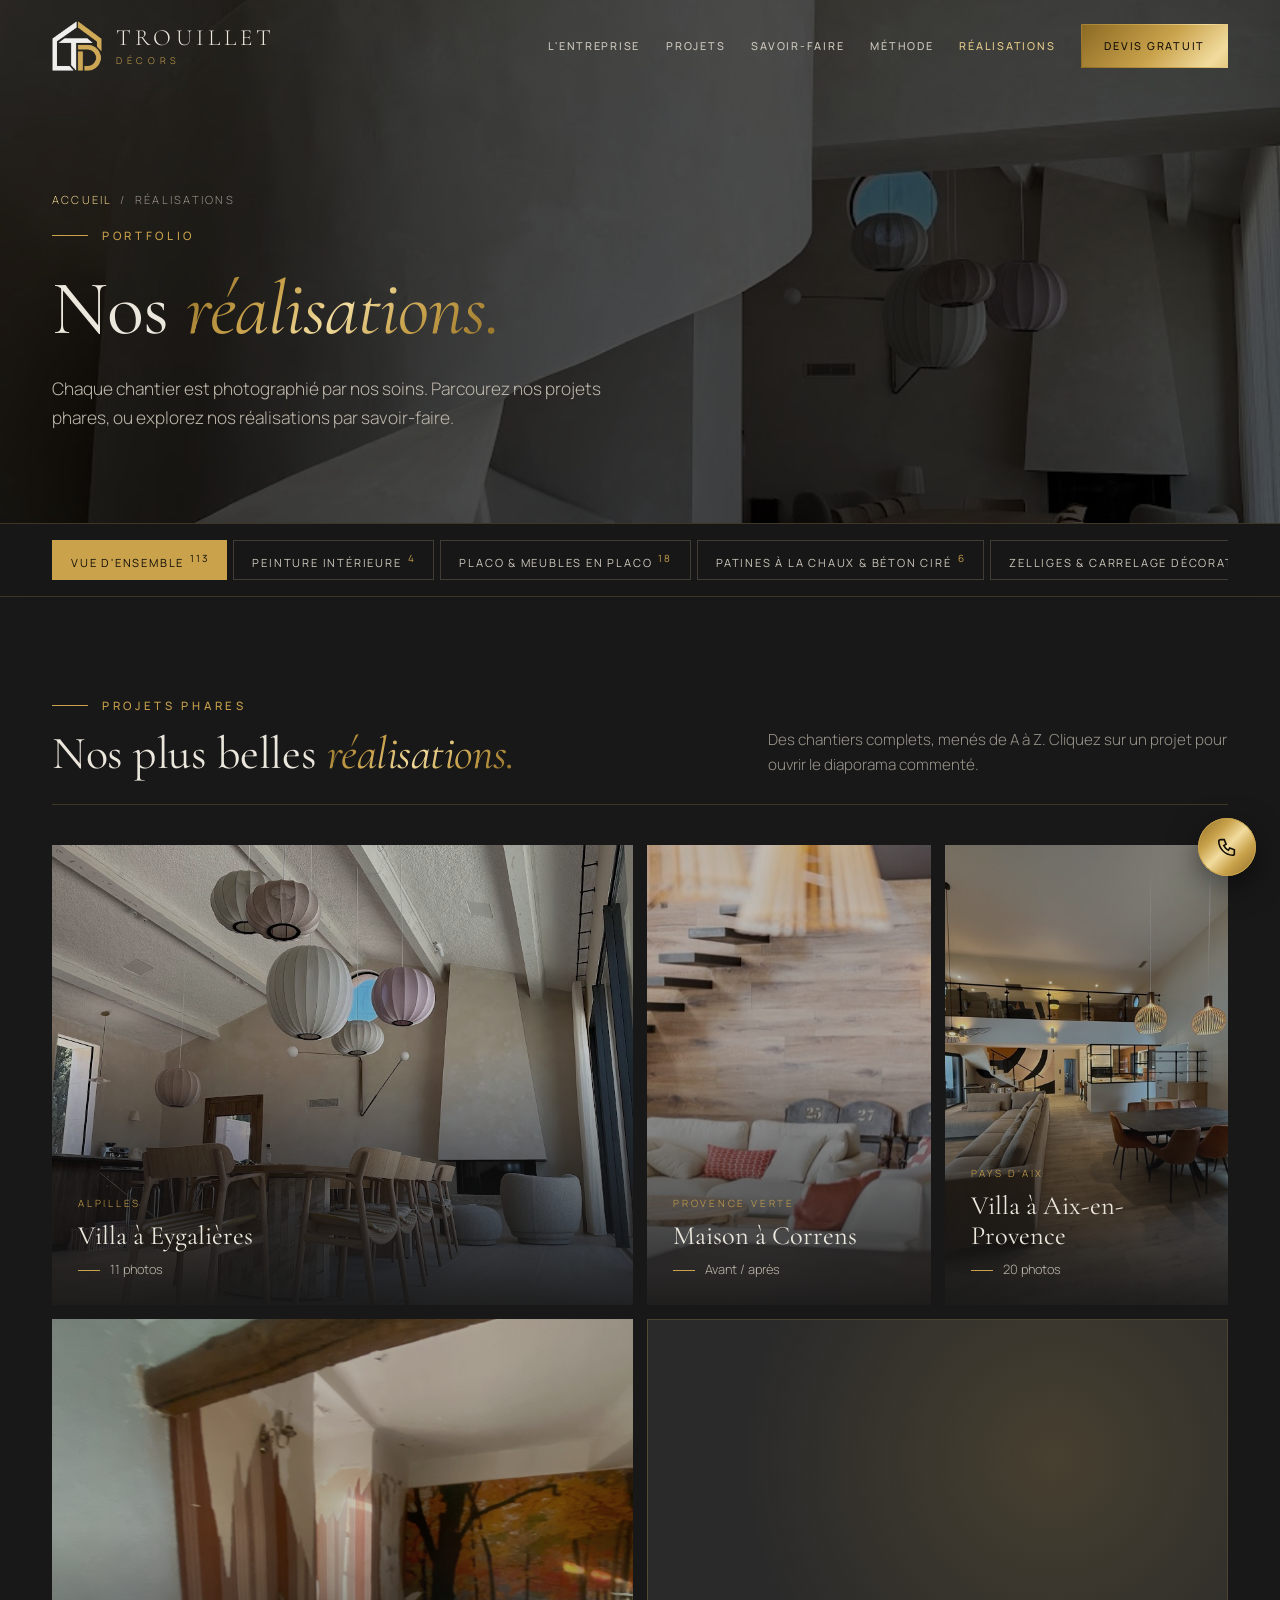
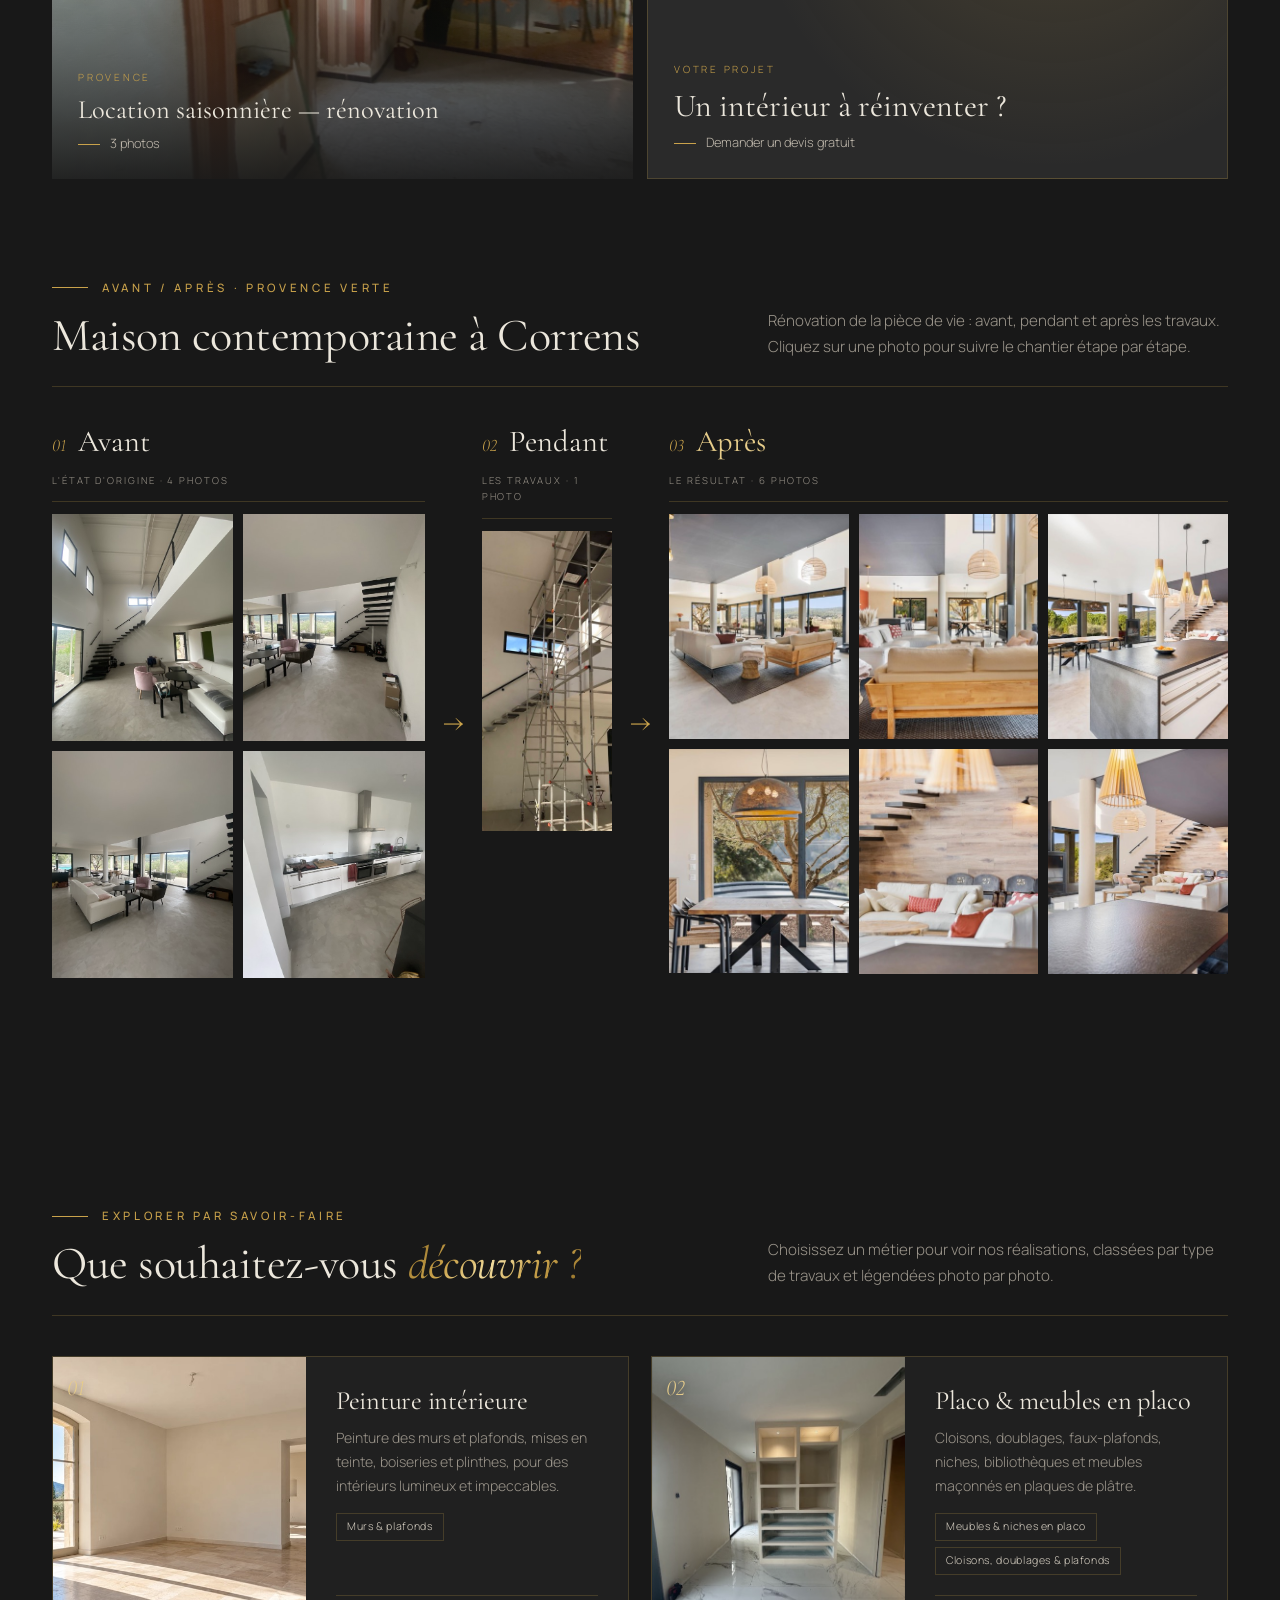
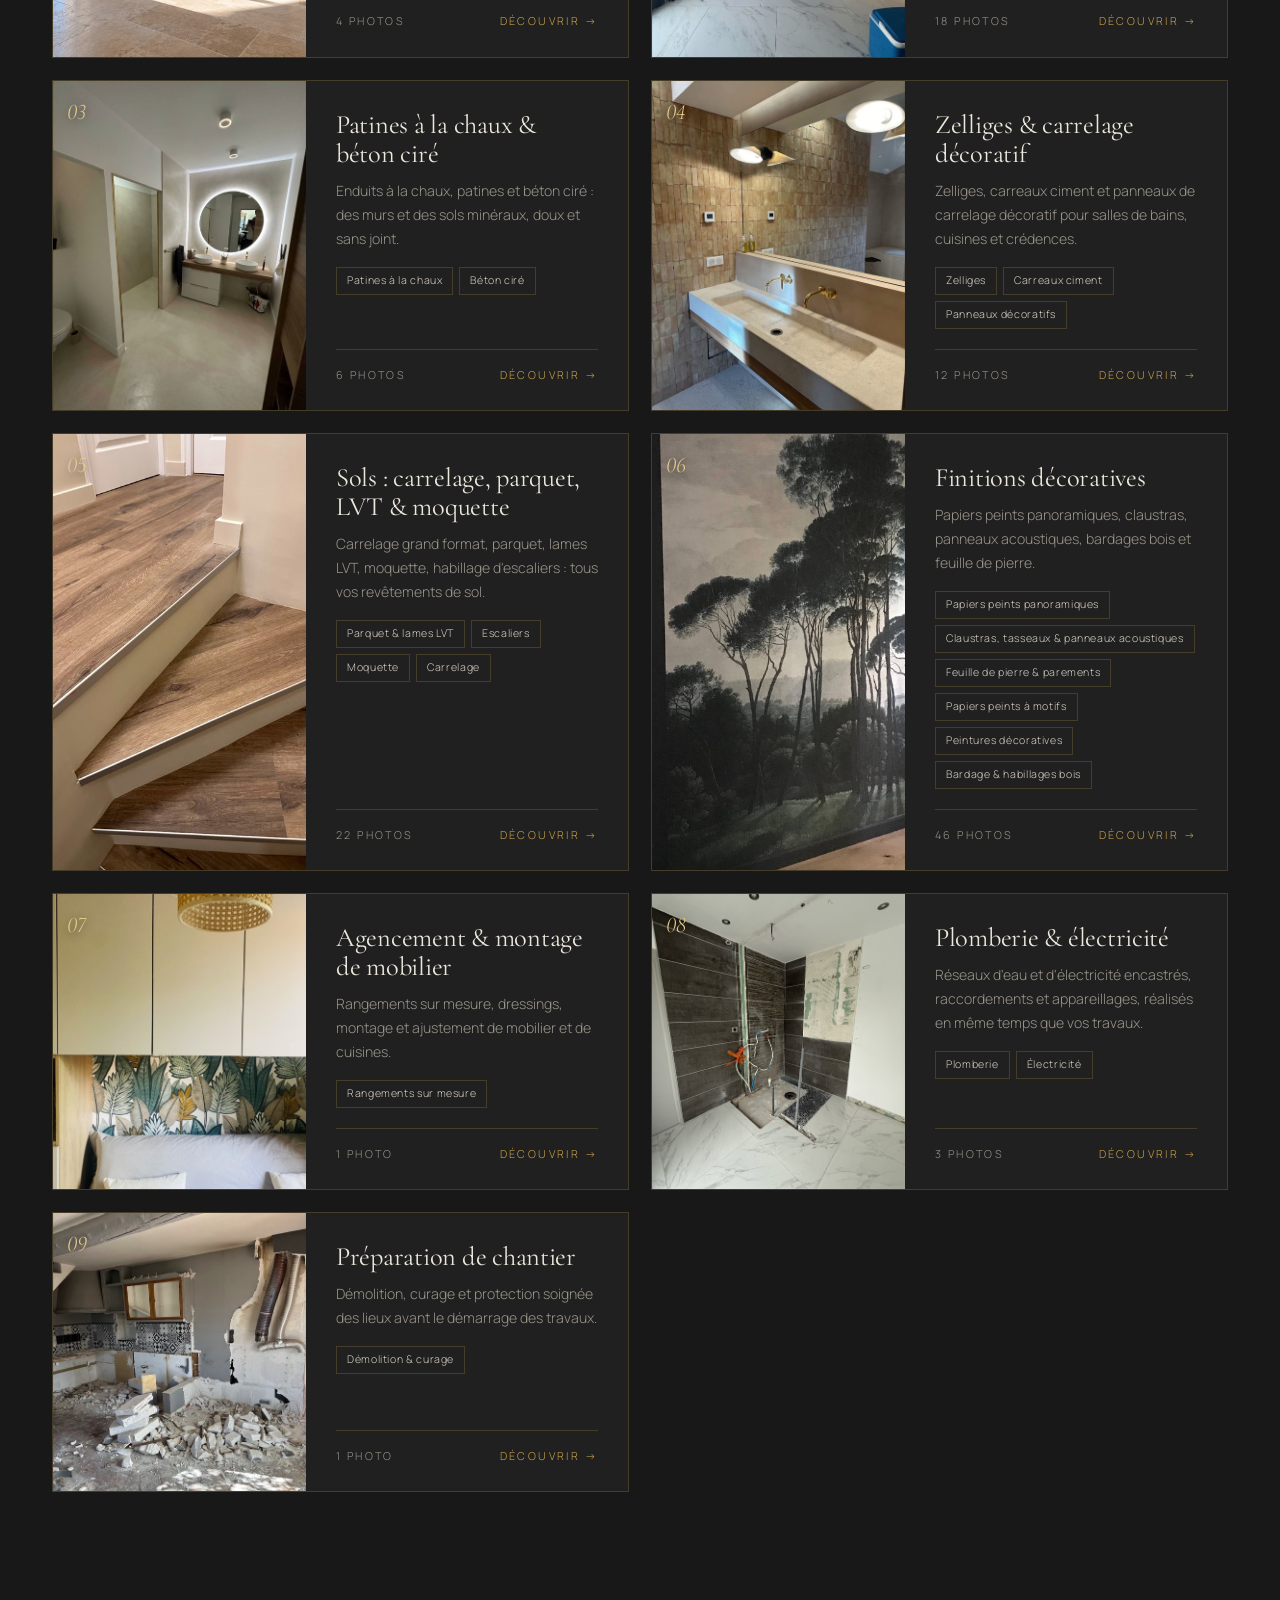
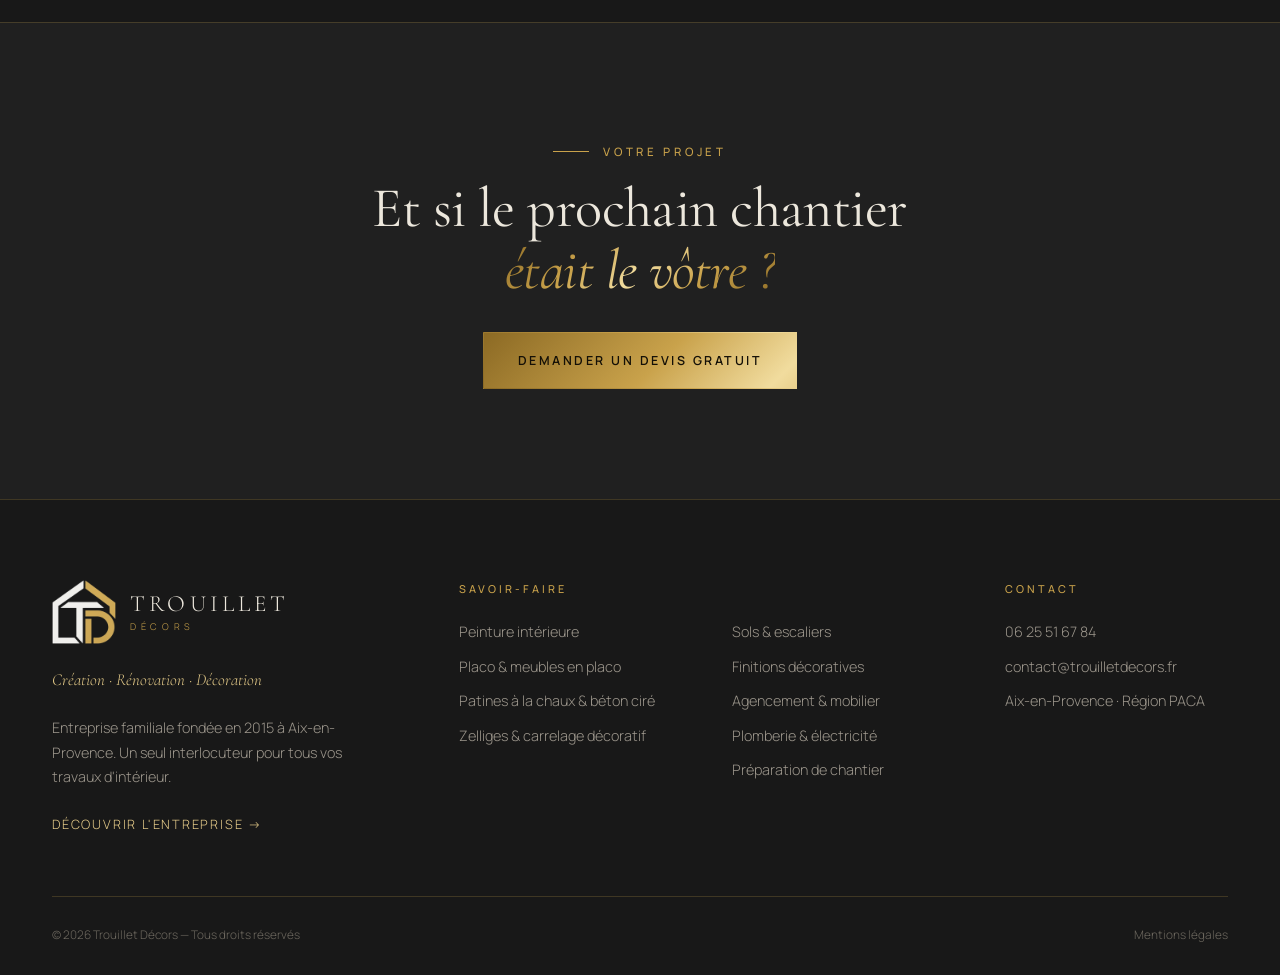
<file: realisations.html>
<!doctype html>
<html lang="fr">
<head>
<meta charset="utf-8">
<script>document.documentElement.classList.add('js')</script>
<meta name="viewport" content="width=device-width, initial-scale=1, viewport-fit=cover">
<meta name="theme-color" content="#181818">
<title>Réalisations — Trouillet Décors</title>
<meta name="description" content="Découvrez les réalisations de Trouillet Décors à Aix-en-Provence et en Provence : peinture, placo, patines à la chaux, béton ciré, zelliges, sols, finitions décoratives et agencement.">
<link rel="canonical" href="https://www.trouilletdecors.fr/realisations.html">
<meta property="og:type" content="website">
<meta property="og:site_name" content="Trouillet Décors">
<meta property="og:locale" content="fr_FR">
<meta property="og:url" content="https://www.trouilletdecors.fr/realisations.html">
<meta property="og:title" content="Réalisations — Trouillet Décors">
<meta property="og:description" content="Découvrez les réalisations de Trouillet Décors à Aix-en-Provence et en Provence : peinture, placo, patines à la chaux, béton ciré, zelliges, sols, finitions décoratives et agencement.">
<meta property="og:image" content="https://www.trouilletdecors.fr/images/eygalieres/full/eygalieres-09.jpg">
<link rel="preconnect" href="https://fonts.googleapis.com">
<link rel="preconnect" href="https://fonts.gstatic.com" crossorigin>
<link href="https://fonts.googleapis.com/css2?family=Cormorant+Garamond:ital,wght@0,400;0,500;0,600;1,400&family=Manrope:wght@300;400;500;600&display=swap" rel="stylesheet">
<link rel="icon" type="image/png" href="images/logo/favicon-64.png">
<link rel="apple-touch-icon" href="images/logo/apple-touch-icon.png">
<link rel="stylesheet" href="site.css?v=202610281154">
</head>
<body>
<div class="progress" aria-hidden="true"></div>

<header id="top">
  <div class="wrap nav">
    <a href="index.html" class="logo" aria-label="Trouillet Décors — accueil">
      <img class="logo-img" src="images/logo/logo-td-160.png" alt="" width="160" height="160">
      <span class="logo-txt">TROUILLET<small>DÉCORS</small></span>
    </a>
    <nav class="menu" id="menu">
      <a href="entreprise.html">L'entreprise</a>
      <a href="index.html#projets">Projets</a>
      <a href="index.html#savoir-faire">Savoir-faire</a>
      <a href="index.html#methode">Méthode</a>
      <a href="realisations.html" style="color:var(--gold-light)">Réalisations</a>
      <a href="index.html#contact" class="btn btn-gold">Devis gratuit</a>
      <div class="menu-foot"><a href="tel:+33625516784">06 25 51 67 84</a><span>Aix-en-Provence & PACA</span></div>
    </nav>
    <nav class="quick" aria-label="Accès rapide"><a href="entreprise.html">L'entreprise</a><a href="realisations.html" aria-current="page">Réalisations</a></nav>
    <button class="burger" id="burger" aria-label="Menu"><span></span><span></span><span></span></button>
  </div>
</header>

<section class="page-hero" style="--img:url('images/eygalieres/full/eygalieres-10.jpg')">
  <div class="bg"></div>
  <div class="wrap">
    <div class="crumb rv"><a href="index.html">Accueil</a> &nbsp;/&nbsp; Réalisations</div>
    <span class="eyebrow rv d1">Portfolio</span>
    <h1 class="rv d1">Nos <em class="gold">réalisations.</em></h1>
    <p class="rv d2">Chaque chantier est photographié par nos soins. Parcourez nos projets phares, ou explorez nos réalisations par savoir-faire.</p>
  </div>
</section>

<div class="filters-bar">
  <div class="wrap"><nav class="filters" id="filters" aria-label="Catégories"></nav></div>
</div>

<main id="portfolio">
  <!-- Vue d'ensemble -->
  <div id="view-all">
    <section class="cat-block" id="projets">
      <div class="wrap">
        <div class="cat-head">
          <div><span class="eyebrow">Projets phares</span><h2>Nos plus belles <em class="gold">réalisations.</em></h2></div>
          <p>Des chantiers complets, menés de A à Z. Cliquez sur un projet pour ouvrir le diaporama commenté.</p>
        </div>
        <div class="projects" style="margin-top:0">
        <a href="#projets" class="proj big" data-project="eygalieres"><img src="images/eygalieres/full/eygalieres-09.jpg" alt="Villa à Eygalières" loading="lazy"><div class="proj-txt"><small>Alpilles</small><b>Villa à Eygalières</b><span>11 photos</span></div></a>
        <a href="#projets" class="proj" data-project="correns"><img src="images/correns/thumb/correns-10.jpg" alt="Maison contemporaine à Correns" loading="lazy"><div class="proj-txt"><small>Provence Verte</small><b>Maison à Correns</b><span>Avant / après</span></div></a>
        <a href="#projets" class="proj" data-project="villa-saint-maximin"><img src="images/villa-saint-maximin/thumb/villa-saint-maximin-03.jpg" alt="Villa à Aix-en-Provence" loading="lazy"><div class="proj-txt"><small>Pays d'Aix</small><b>Villa à Aix-en-Provence</b><span>20 photos</span></div></a>
        <a href="#projets" class="proj big" data-project="airbnb-provence"><img src="images/airbnb-provence/full/airbnb-provence-02.jpg" alt="Rénovation d'une location saisonnière" loading="lazy" style="object-position:center 40%"><div class="proj-txt"><small>Provence</small><b>Location saisonnière — rénovation</b><span>3 photos</span></div></a>
        <a href="index.html#contact" class="proj big proj-cta"><div class="proj-txt"><small>Votre projet</small><b>Un intérieur à réinventer ?</b><span>Demander un devis gratuit</span></div></a>
      </div>
      </div>
    </section>
    <div id="avant-apres"></div>
    <section class="cat-block" id="savoir-faire">
      <div class="wrap">
        <div class="cat-head">
          <div><span class="eyebrow">Explorer par savoir-faire</span><h2>Que souhaitez-vous <em class="gold">découvrir ?</em></h2></div>
          <p>Choisissez un métier pour voir nos réalisations, classées par type de travaux et légendées photo par photo.</p>
        </div>
        <div class="overview" id="overview"></div>
      </div>
    </section>
  </div>
  <!-- Vue d'une catégorie -->
  <div id="view-cat" hidden></div>
</main>

<section class="empty-cta">
  <div class="wrap">
    <span class="eyebrow rv">Votre projet</span>
    <h2 class="rv d1">Et si le prochain chantier<br><em class="gold">était le vôtre ?</em></h2>
    <a href="index.html#contact" class="btn btn-gold rv d2">Demander un devis gratuit</a>
  </div>
</section>

<footer>
  <div class="wrap">
    <div class="foot">
      <div>
        <a href="index.html" class="logo"><img class="logo-img" src="images/logo/logo-td-160.png" alt="" width="160" height="160"><span class="logo-txt">TROUILLET<small>DÉCORS</small></span></a>
        <p class="foot-tag">Création · Rénovation · Décoration</p>
        <p>Entreprise familiale fondée en 2015 à Aix-en-Provence. Un seul interlocuteur pour tous vos travaux d'intérieur.</p>
        <p><a href="entreprise.html" class="foot-link">Découvrir l'entreprise &rarr;</a></p>
      </div>
      <div><h4>Savoir-faire</h4><ul><li><a href="peinture-aix-en-provence.html">Peinture intérieure</a></li><li><a href="placo-aix-en-provence.html">Placo & meubles en placo</a></li><li><a href="beton-cire-enduit-chaux-aix-en-provence.html">Patines à la chaux & béton ciré</a></li><li><a href="zelliges-carrelage-aix-en-provence.html">Zelliges & carrelage décoratif</a></li></ul></div>
      <div><h4>&nbsp;</h4><ul><li><a href="pose-sols-aix-en-provence.html">Sols & escaliers</a></li><li><a href="papier-peint-decoration-aix-en-provence.html">Finitions décoratives</a></li><li><a href="agencement-sur-mesure-aix-en-provence.html">Agencement & mobilier</a></li><li><a href="plomberie-electricite-aix-en-provence.html">Plomberie & électricité</a></li><li><a href="renovation-interieure-aix-en-provence.html">Préparation de chantier</a></li></ul></div>
      <div><h4>Contact</h4><ul><li><a href="tel:+33625516784">06 25 51 67 84</a></li><li><a href="mailto:contact@trouilletdecors.fr">contact@trouilletdecors.fr</a></li><li>Aix-en-Provence · Région PACA</li></ul></div>
    </div>
    <div class="legal"><span>© <span id="y"></span> Trouillet Décors — Tous droits réservés</span><span><a href="mentions-legales.html">Mentions légales</a></span></div>
  </div>
</footer>

<a href="tel:+33625516784" class="float-call" aria-label="Appeler"><svg viewBox="0 0 24 24" fill="none" stroke="currentColor" stroke-width="1.8"><path d="M5 4h4l2 5-2.5 1.5a11 11 0 005 5L15 13l5 2v4a2 2 0 01-2 2A16 16 0 013 6a2 2 0 012-2"/></svg></a>

<script src="photos.js?v=202610281154"></script>
<script src="confiance.js?v=202610281154"></script>
<script src="site.js?v=202610281154"></script>
<script src="pages.js?v=202610281154"></script>
<script src="realisations.js?v=202610281154"></script>
</body>
</html>
</file>
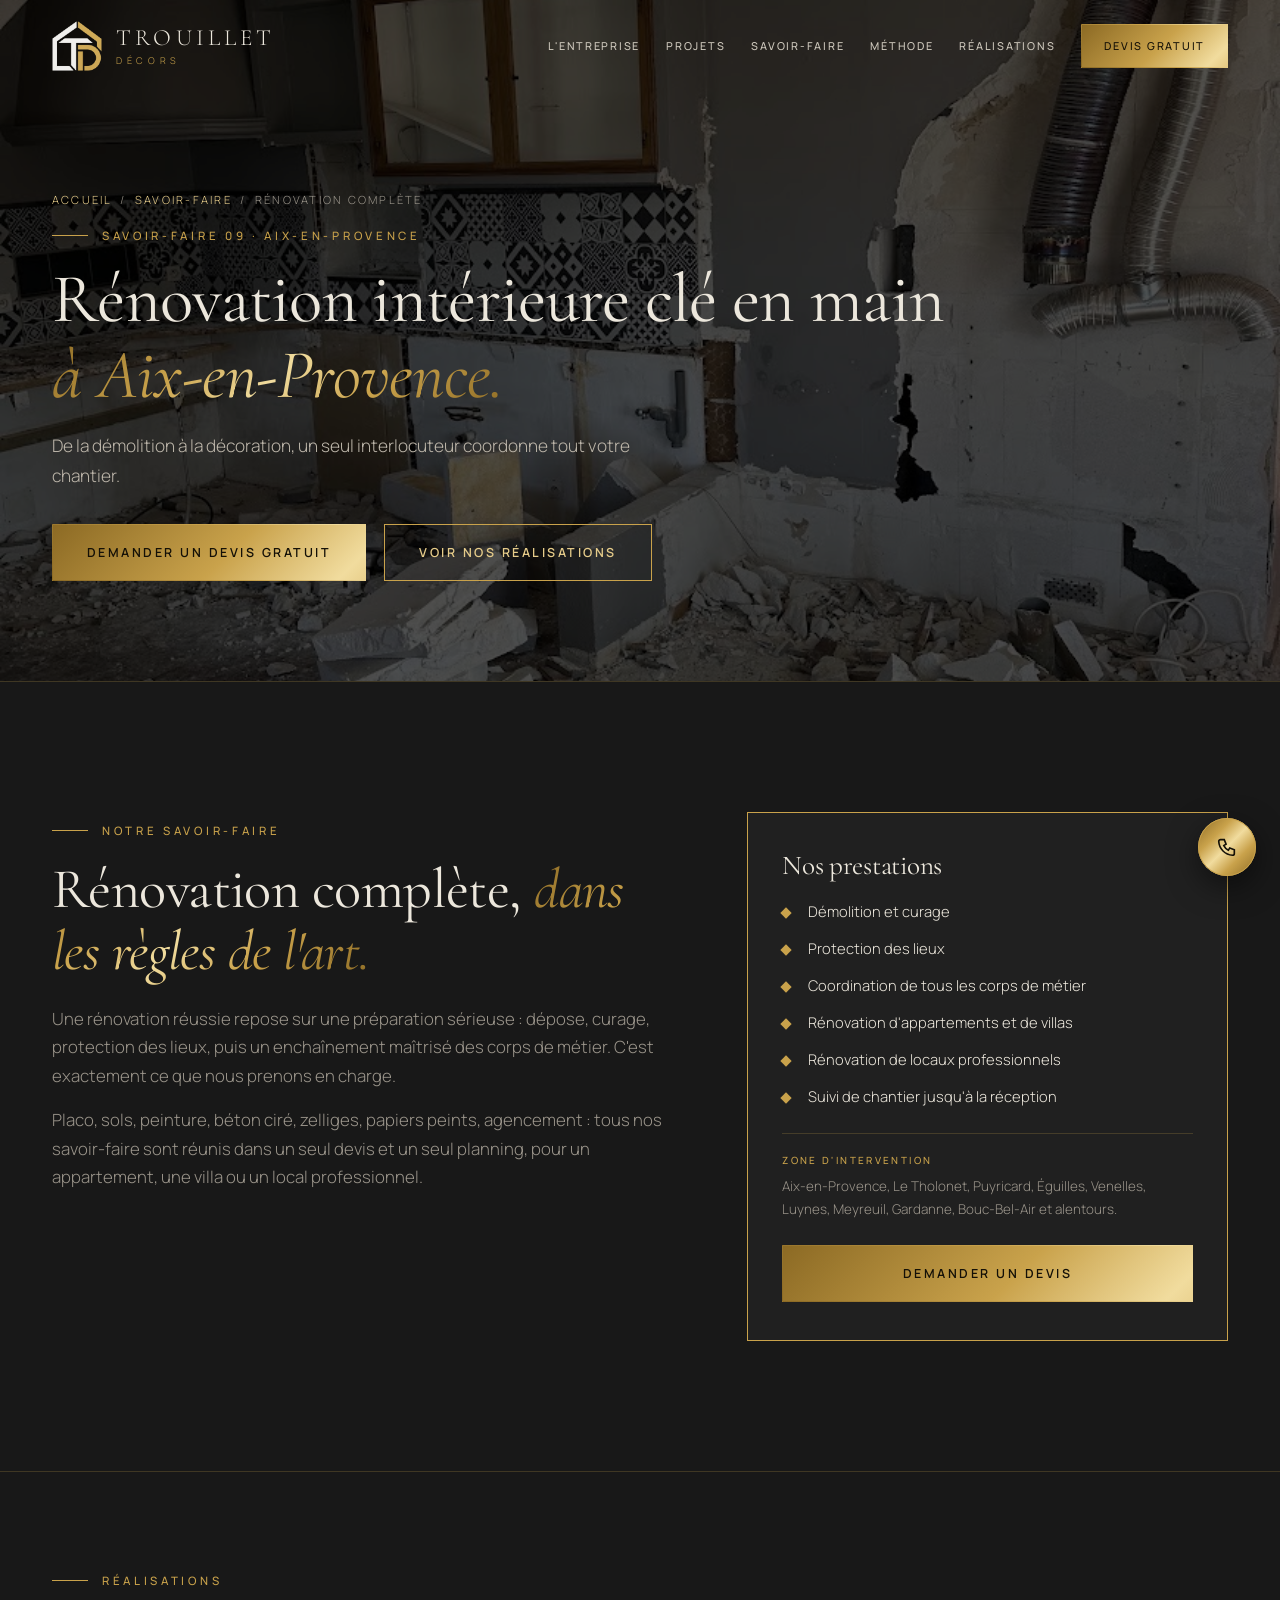
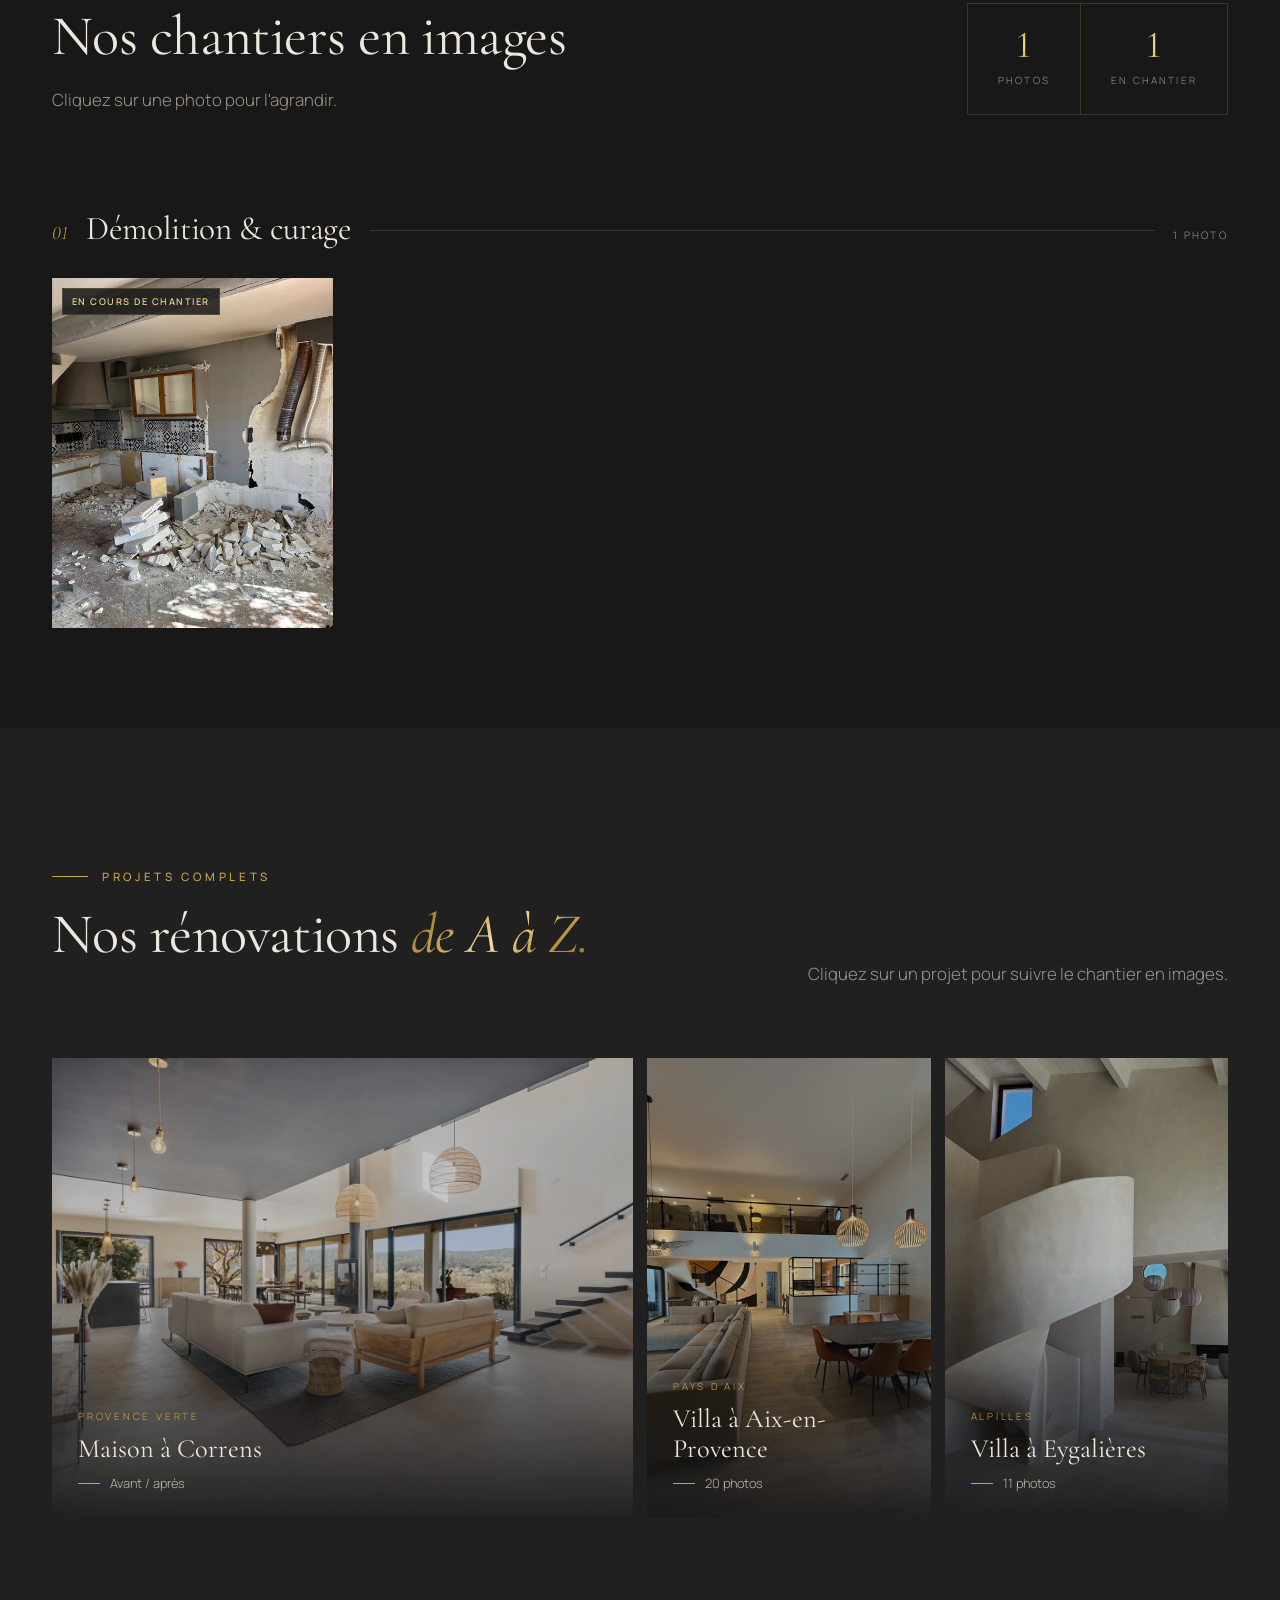
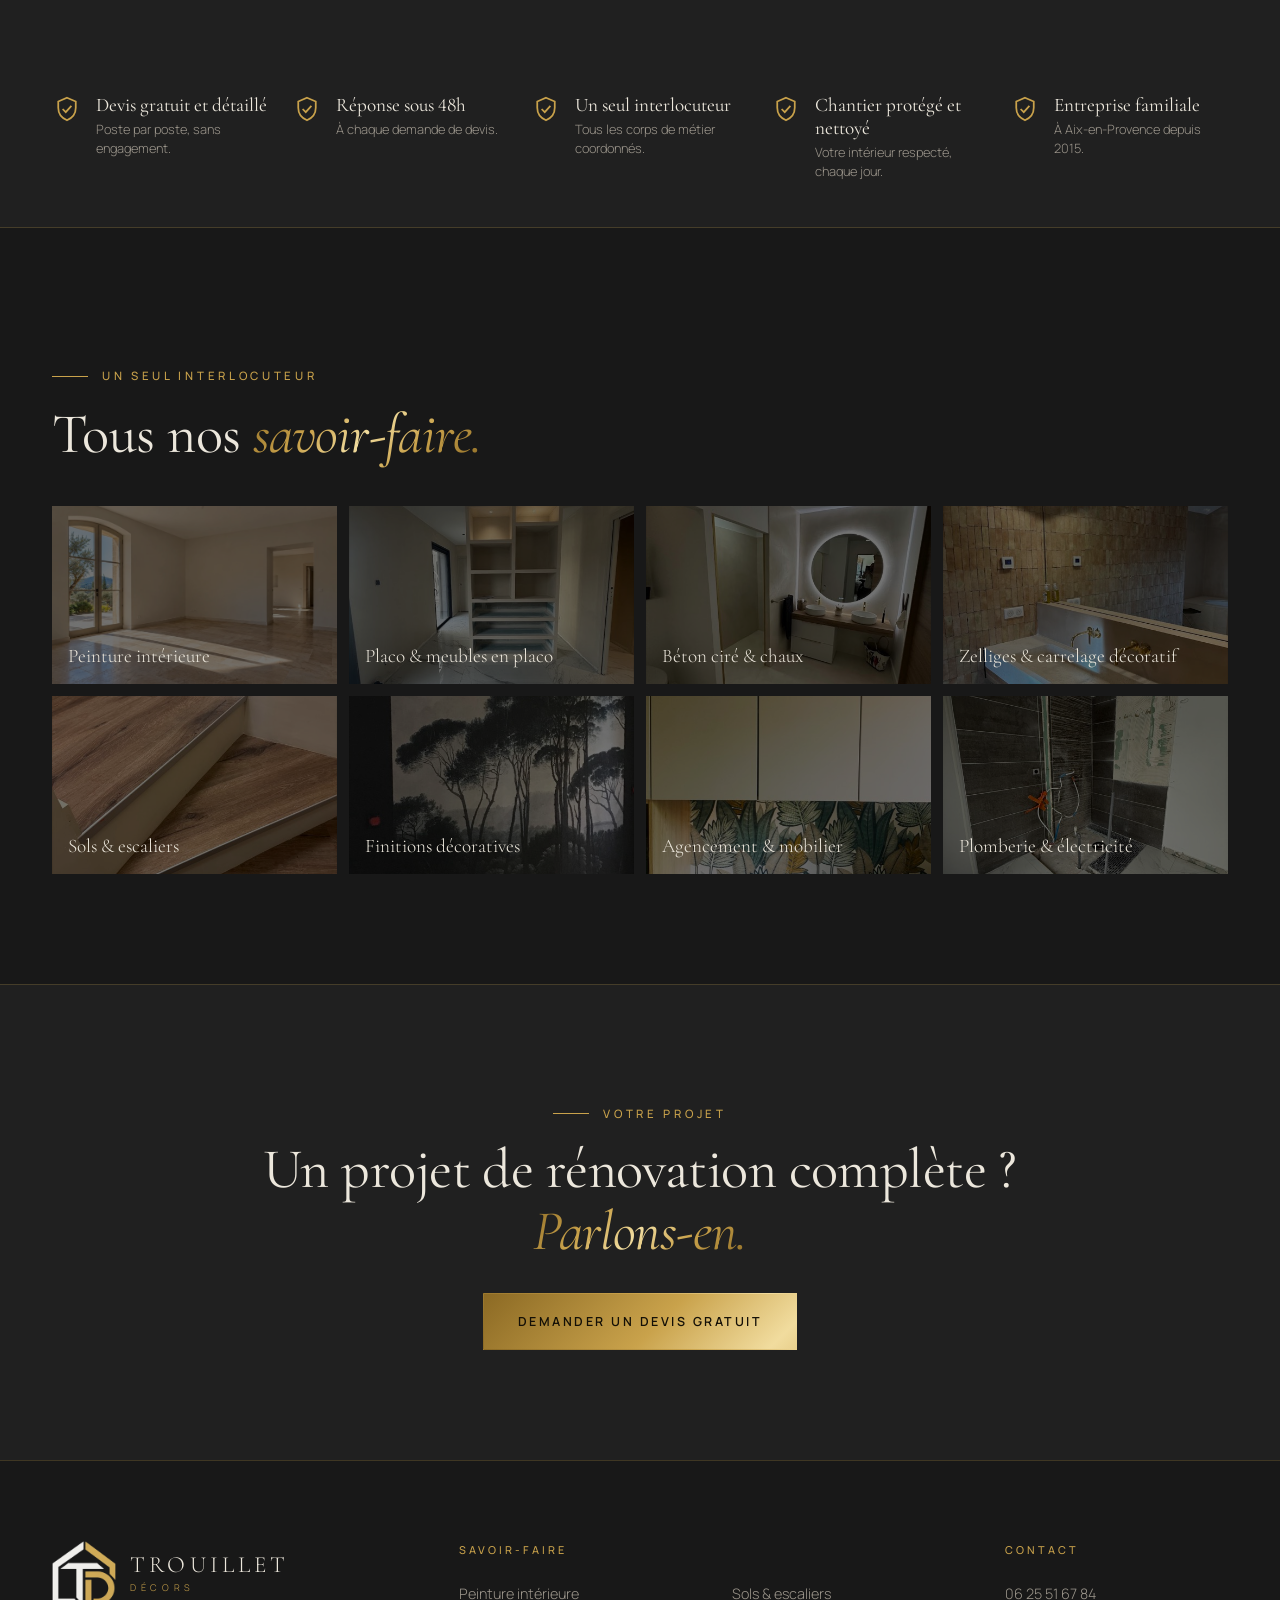
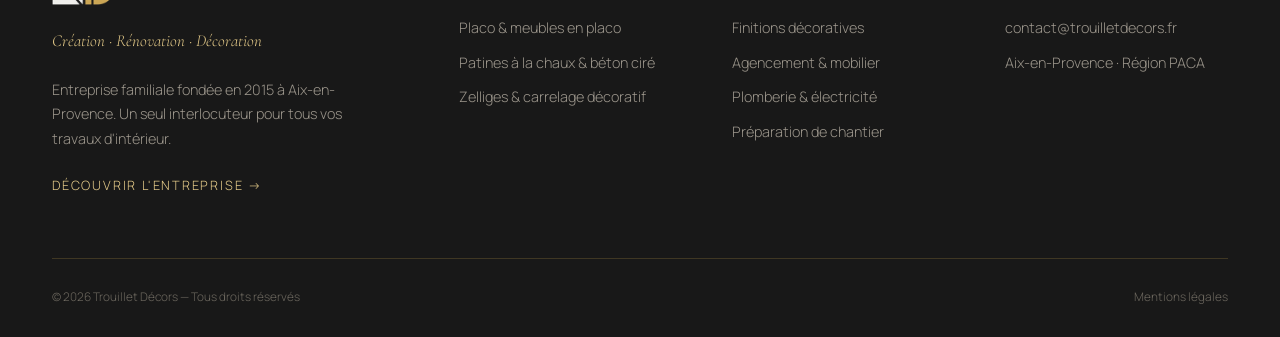
<file: renovation-interieure-aix-en-provence.html>
<!doctype html>
<html lang="fr">
<head>
<meta charset="utf-8">
<script>document.documentElement.classList.add('js')</script>
<meta name="viewport" content="width=device-width, initial-scale=1, viewport-fit=cover">
<meta name="theme-color" content="#181818">
<title>Rénovation intérieure clé en main à Aix-en-Provence — un seul interlocuteur — Trouillet Décors</title>
<meta name="description" content="Rénovation intérieure complète à Aix-en-Provence : démolition, préparation, placo, sols, peinture et décoration coordonnés par un seul interlocuteur.">
<link rel="canonical" href="https://www.trouilletdecors.fr/renovation-interieure-aix-en-provence.html">
<meta property="og:title" content="Rénovation intérieure clé en main à Aix-en-Provence — un seul interlocuteur">
<meta property="og:description" content="Rénovation intérieure complète à Aix-en-Provence : démolition, préparation, placo, sols, peinture et décoration coordonnés par un seul interlocuteur.">
<meta property="og:image" content="https://www.trouilletdecors.fr/images/preparation/full/preparation-01.jpg">
<script type="application/ld+json">[{"@context": "https://schema.org", "@type": "Service", "name": "Rénovation intérieure clé en main à Aix-en-Provence — un seul interlocuteur", "serviceType": "Rénovation intérieure clé en main", "description": "Rénovation intérieure complète à Aix-en-Provence : démolition, préparation, placo, sols, peinture et décoration coordonnés par un seul interlocuteur.", "areaServed": [{"@type": "City", "name": "Aix-en-Provence"}, {"@type": "AdministrativeArea", "name": "Provence-Alpes-Côte d'Azur"}], "provider": {"@type": "HomeAndConstructionBusiness", "name": "Trouillet Décors", "telephone": "+33625516784", "email": "contact@trouilletdecors.fr", "url": "https://www.trouilletdecors.fr/", "address": {"@type": "PostalAddress", "addressLocality": "Aix-en-Provence", "postalCode": "13100", "addressCountry": "FR"}}, "url": "https://www.trouilletdecors.fr/renovation-interieure-aix-en-provence.html"}, {"@context": "https://schema.org", "@type": "BreadcrumbList", "itemListElement": [{"@type": "ListItem", "position": 1, "name": "Accueil", "item": "https://www.trouilletdecors.fr/"}, {"@type": "ListItem", "position": 2, "name": "Savoir-faire", "item": "https://www.trouilletdecors.fr/realisations.html"}, {"@type": "ListItem", "position": 3, "name": "Rénovation complète", "item": "https://www.trouilletdecors.fr/renovation-interieure-aix-en-provence.html"}]}]</script>
<link rel="preconnect" href="https://fonts.googleapis.com">
<link rel="preconnect" href="https://fonts.gstatic.com" crossorigin>
<link href="https://fonts.googleapis.com/css2?family=Cormorant+Garamond:ital,wght@0,400;0,500;0,600;1,400&family=Manrope:wght@300;400;500;600&display=swap" rel="stylesheet">
<link rel="icon" type="image/png" href="images/logo/favicon-64.png">
<link rel="apple-touch-icon" href="images/logo/apple-touch-icon.png">
<link rel="stylesheet" href="site.css?v=202610281154">
</head>
<body>
<div class="progress" aria-hidden="true"></div>

<header id="top">
  <div class="wrap nav">
    <a href="index.html" class="logo" aria-label="Trouillet Décors — accueil">
      <img class="logo-img" src="images/logo/logo-td-160.png" alt="" width="160" height="160">
      <span class="logo-txt">TROUILLET<small>DÉCORS</small></span>
    </a>
    <nav class="menu" id="menu">
      <a href="entreprise.html">L'entreprise</a>
      <a href="index.html#projets">Projets</a>
      <a href="index.html#savoir-faire">Savoir-faire</a>
      <a href="index.html#methode">Méthode</a>
      <a href="realisations.html">Réalisations</a>
      <a href="index.html#contact" class="btn btn-gold">Devis gratuit</a>
      <div class="menu-foot"><a href="tel:+33625516784">06 25 51 67 84</a><span>Aix-en-Provence & PACA</span></div>
    </nav>
    <nav class="quick" aria-label="Accès rapide"><a href="entreprise.html">L'entreprise</a><a href="realisations.html">Réalisations</a></nav>
    <button class="burger" id="burger" aria-label="Menu"><span></span><span></span><span></span></button>
  </div>
</header>

<section class="page-hero svc-hero" style="--img:url('images/preparation/full/preparation-01.jpg')">
  <div class="bg"></div>
  <div class="wrap">
    <nav class="crumb rv" aria-label="Fil d'Ariane"><a href="index.html">Accueil</a> &nbsp;/&nbsp; <a href="realisations.html">Savoir-faire</a> &nbsp;/&nbsp; Rénovation complète</nav>
    <span class="eyebrow rv d1">Savoir-faire 09 · Aix-en-Provence</span>
    <h1 class="rv d1">Rénovation intérieure clé en main <em class="gold">à Aix-en-Provence.</em></h1>
    <p class="rv d2">De la démolition à la décoration, un seul interlocuteur coordonne tout votre chantier.</p>
    <div class="hero-ctas rv d3"><a href="index.html#contact" class="btn btn-gold">Demander un devis gratuit</a><a href="#galerie" class="btn btn-ghost">Voir nos réalisations</a></div>
  </div>
</section>

<section class="svc-intro">
  <div class="wrap">
    <div class="svc-grid">
      <div>
        <span class="eyebrow rv">Notre savoir-faire</span>
        <h2 class="rv d1">Rénovation complète, <em class="gold">dans les règles de l'art.</em></h2>
        <p class="lead rv d2">Une rénovation réussie repose sur une préparation sérieuse : dépose, curage, protection des lieux, puis un enchaînement maîtrisé des corps de métier. C&#x27;est exactement ce que nous prenons en charge.</p><p class="lead rv d2">Placo, sols, peinture, béton ciré, zelliges, papiers peints, agencement : tous nos savoir-faire sont réunis dans un seul devis et un seul planning, pour un appartement, une villa ou un local professionnel.</p>
      </div>
      <aside class="svc-box rv d2">
        <h3>Nos prestations</h3>
        <ul class="check"><li>Démolition et curage</li><li>Protection des lieux</li><li>Coordination de tous les corps de métier</li><li>Rénovation d&#x27;appartements et de villas</li><li>Rénovation de locaux professionnels</li><li>Suivi de chantier jusqu&#x27;à la réception</li></ul>
        <p class="svc-zone"><b>Zone d'intervention</b>Aix-en-Provence, Le Tholonet, Puyricard, Éguilles, Venelles, Luynes, Meyreuil, Gardanne, Bouc-Bel-Air et alentours.</p>
        <a href="index.html#contact" class="btn btn-gold">Demander un devis</a>
      </aside>
    </div>
  </div>
</section>

<div class="svc-gallery" id="galerie">
  <section class="cat-intro">
    <div class="wrap">
      <div class="cat-intro-grid">
        <div><span class="eyebrow">Réalisations</span><h2>Nos chantiers en images</h2><p class="lead">Cliquez sur une photo pour l'agrandir.</p></div>
        <ul class="cat-stats"><li><b class="gold">1</b><span>Photos</span></li><li><b class='gold'>1</b><span>En chantier</span></li></ul>
      </div>
      <div class="cat-tools" hidden></div>
    </div>
  </section>
      <section class="sub" id="g0">
        <div class="wrap">
          <div class="sub-head"><span class="sub-n">01</span><h3>Démolition &amp; curage</h3><span class="sub-count">1 photo</span></div>
          <div class="pgrid"><figure class="pc" data-full="images/preparation/full/preparation-01.jpg" data-stage="chantier" data-stage-label="En cours de chantier" style="--d:0"><div class="pc-img"><img src="images/preparation/thumb/preparation-01.jpg" alt="Curage d&#x27;une cuisine : dépose des meubles, du carrelage et des cloisons" width="525" height="700" loading="lazy"><span class="stage stage-chantier">En cours de chantier</span></div></figure></div>
        </div>
      </section>
</div>

<section class="svc-projects">
  <div class="wrap">
    <div class="sec-head"><div><span class="eyebrow rv">Projets complets</span><h2 class="rv d1">Nos rénovations <em class="gold">de A à Z.</em></h2></div>
    <p class="lead rv d2" style="max-width:420px">Cliquez sur un projet pour suivre le chantier en images.</p></div>
    <div class="projects" style="margin-top:0">
      <a href="realisations.html#projets" class="proj big" data-project="correns"><img src="images/correns/full/correns-06.jpg" alt="Maison à Correns après rénovation" loading="lazy"><div class="proj-txt"><small>Provence Verte</small><b>Maison à Correns</b><span>Avant / après</span></div></a>
      <a href="realisations.html#projets" class="proj" data-project="villa-saint-maximin"><img src="images/villa-saint-maximin/thumb/villa-saint-maximin-03.jpg" alt="Villa à Aix-en-Provence" loading="lazy"><div class="proj-txt"><small>Pays d'Aix</small><b>Villa à Aix-en-Provence</b><span>20 photos</span></div></a>
      <a href="realisations.html#projets" class="proj" data-project="eygalieres"><img src="images/eygalieres/thumb/eygalieres-10.jpg" alt="Villa à Eygalières" loading="lazy"><div class="proj-txt"><small>Alpilles</small><b>Villa à Eygalières</b><span>11 photos</span></div></a>
    </div>
  </div>
</section>
<section class="garanties" id="garanties" hidden></section>
<section class="svc-more">
  <div class="wrap">
    <span class="eyebrow rv">Un seul interlocuteur</span>
    <h2 class="rv d1">Tous nos <em class="gold">savoir-faire.</em></h2>
    <div class="svc-others rv d2"><a href="peinture-aix-en-provence.html" class="svc-other"><img src="images/peinture/thumb/peinture-05.jpg" alt="" loading="lazy"><span>Peinture intérieure</span></a><a href="placo-aix-en-provence.html" class="svc-other"><img src="images/placo/thumb/placo-14.jpg" alt="" loading="lazy"><span>Placo &amp; meubles en placo</span></a><a href="beton-cire-enduit-chaux-aix-en-provence.html" class="svc-other"><img src="images/patines/thumb/patines-04.jpg" alt="" loading="lazy"><span>Béton ciré &amp; chaux</span></a><a href="zelliges-carrelage-aix-en-provence.html" class="svc-other"><img src="images/zelliges/thumb/zelliges-07.jpg" alt="" loading="lazy"><span>Zelliges &amp; carrelage décoratif</span></a><a href="pose-sols-aix-en-provence.html" class="svc-other"><img src="images/sols/thumb/sols-05.jpg" alt="" loading="lazy"><span>Sols &amp; escaliers</span></a><a href="papier-peint-decoration-aix-en-provence.html" class="svc-other"><img src="images/finitions/thumb/finitions-40.jpg" alt="" loading="lazy"><span>Finitions décoratives</span></a><a href="agencement-sur-mesure-aix-en-provence.html" class="svc-other"><img src="images/agencement/thumb/agencement-01.jpg" alt="" loading="lazy"><span>Agencement &amp; mobilier</span></a><a href="plomberie-electricite-aix-en-provence.html" class="svc-other"><img src="images/plomberie/thumb/plomberie-02.jpg" alt="" loading="lazy"><span>Plomberie &amp; électricité</span></a></div>
  </div>
</section>

<section class="empty-cta">
  <div class="wrap">
    <span class="eyebrow rv">Votre projet</span>
    <h2 class="rv d1">Un projet de rénovation complète ?<br><em class="gold">Parlons-en.</em></h2>
    <a href="index.html#contact" class="btn btn-gold rv d2">Demander un devis gratuit</a>
  </div>
</section>

<footer>
  <div class="wrap">
    <div class="foot">
      <div>
        <a href="index.html" class="logo"><img class="logo-img" src="images/logo/logo-td-160.png" alt="" width="160" height="160"><span class="logo-txt">TROUILLET<small>DÉCORS</small></span></a>
        <p class="foot-tag">Création · Rénovation · Décoration</p>
        <p>Entreprise familiale fondée en 2015 à Aix-en-Provence. Un seul interlocuteur pour tous vos travaux d'intérieur.</p>
        <p><a href="entreprise.html" class="foot-link">Découvrir l'entreprise &rarr;</a></p>
      </div>
      <div><h4>Savoir-faire</h4><ul><li><a href="peinture-aix-en-provence.html">Peinture intérieure</a></li><li><a href="placo-aix-en-provence.html">Placo & meubles en placo</a></li><li><a href="beton-cire-enduit-chaux-aix-en-provence.html">Patines à la chaux & béton ciré</a></li><li><a href="zelliges-carrelage-aix-en-provence.html">Zelliges & carrelage décoratif</a></li></ul></div>
      <div><h4>&nbsp;</h4><ul><li><a href="pose-sols-aix-en-provence.html">Sols & escaliers</a></li><li><a href="papier-peint-decoration-aix-en-provence.html">Finitions décoratives</a></li><li><a href="agencement-sur-mesure-aix-en-provence.html">Agencement & mobilier</a></li><li><a href="plomberie-electricite-aix-en-provence.html">Plomberie & électricité</a></li><li><a href="renovation-interieure-aix-en-provence.html">Préparation de chantier</a></li></ul></div>
      <div><h4>Contact</h4><ul><li><a href="tel:+33625516784">06 25 51 67 84</a></li><li><a href="mailto:contact@trouilletdecors.fr">contact@trouilletdecors.fr</a></li><li>Aix-en-Provence · Région PACA</li></ul></div>
    </div>
    <div class="legal"><span>© <span id="y"></span> Trouillet Décors — Tous droits réservés</span><span><a href="mentions-legales.html">Mentions légales</a></span></div>
  </div>
</footer>

<a href="tel:+33625516784" class="float-call" aria-label="Appeler"><svg viewBox="0 0 24 24" fill="none" stroke="currentColor" stroke-width="1.8"><path d="M5 4h4l2 5-2.5 1.5a11 11 0 005 5L15 13l5 2v4a2 2 0 01-2 2A16 16 0 013 6a2 2 0 012-2"/></svg></a>

<script src="confiance.js?v=202610281154"></script>
<script src="photos.js?v=202610281154"></script>
<script src="site.js?v=202610281154"></script>
</body>
</html>
</file>
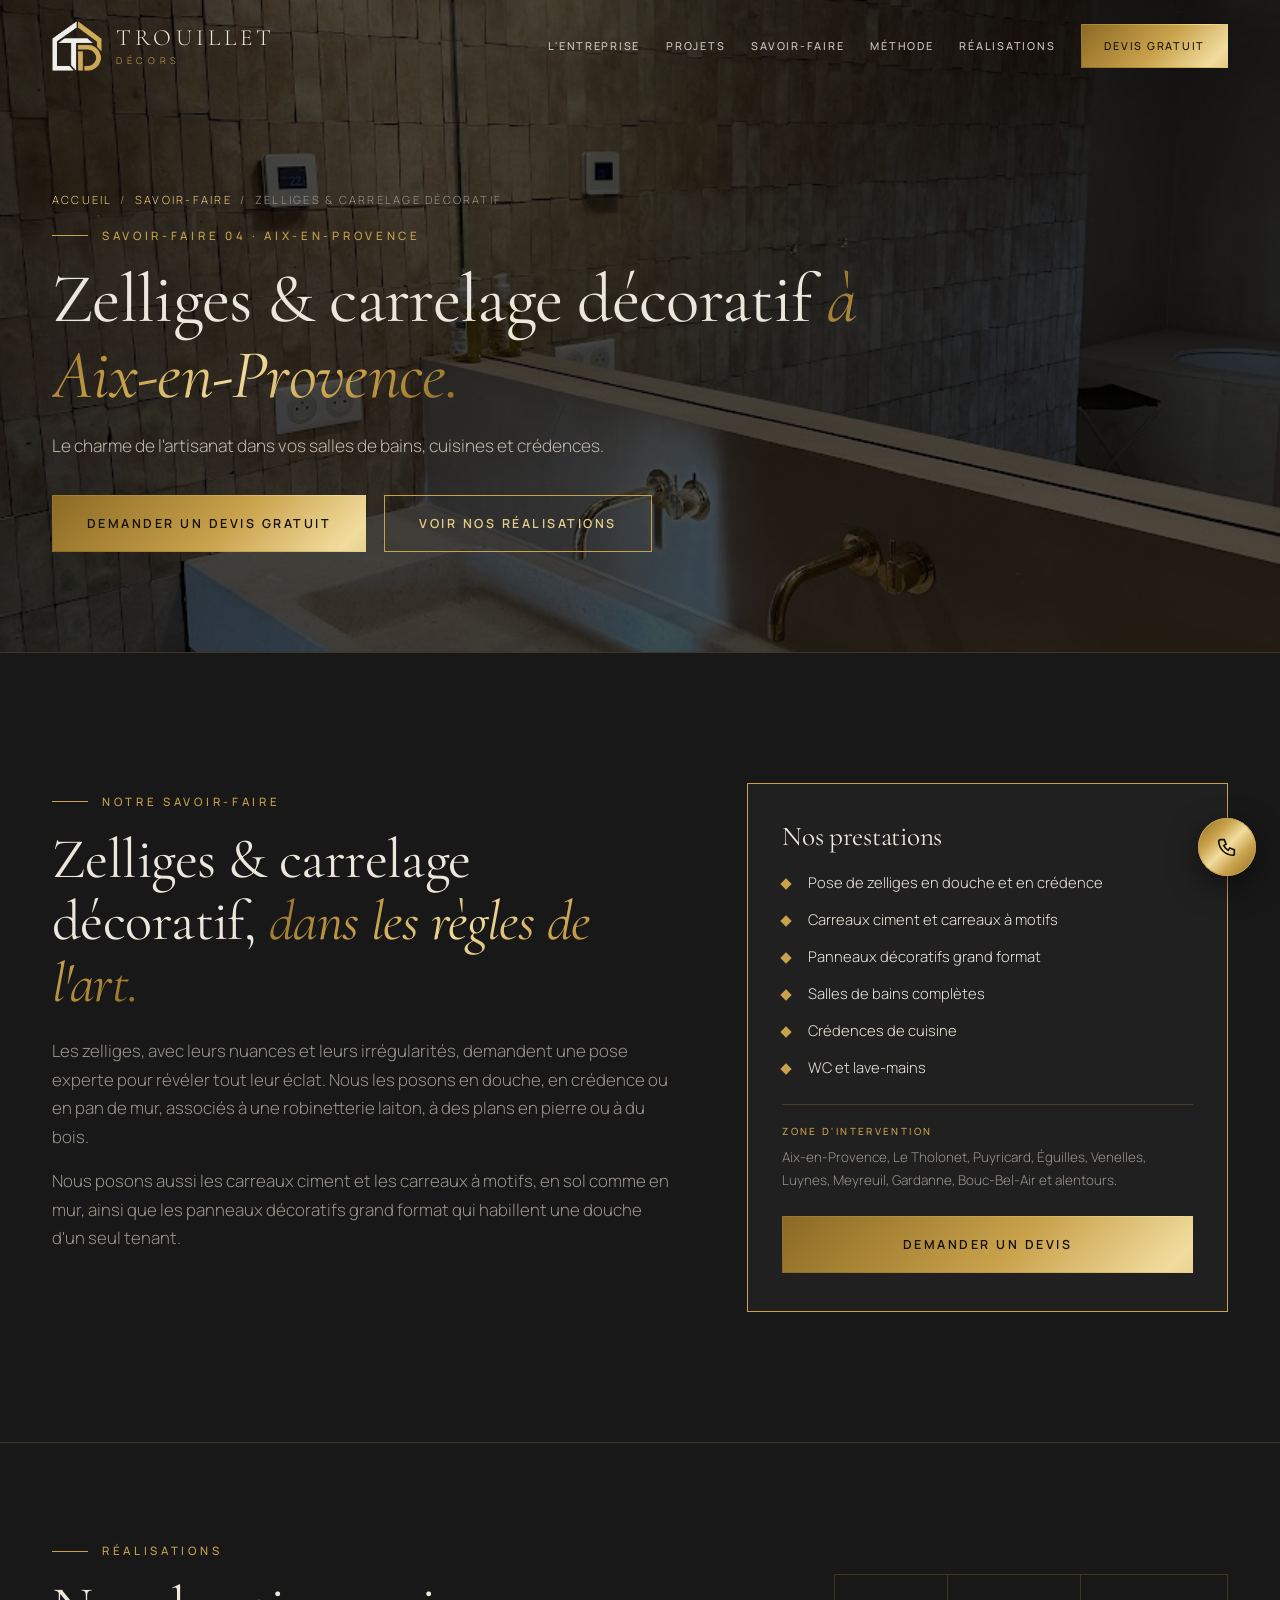
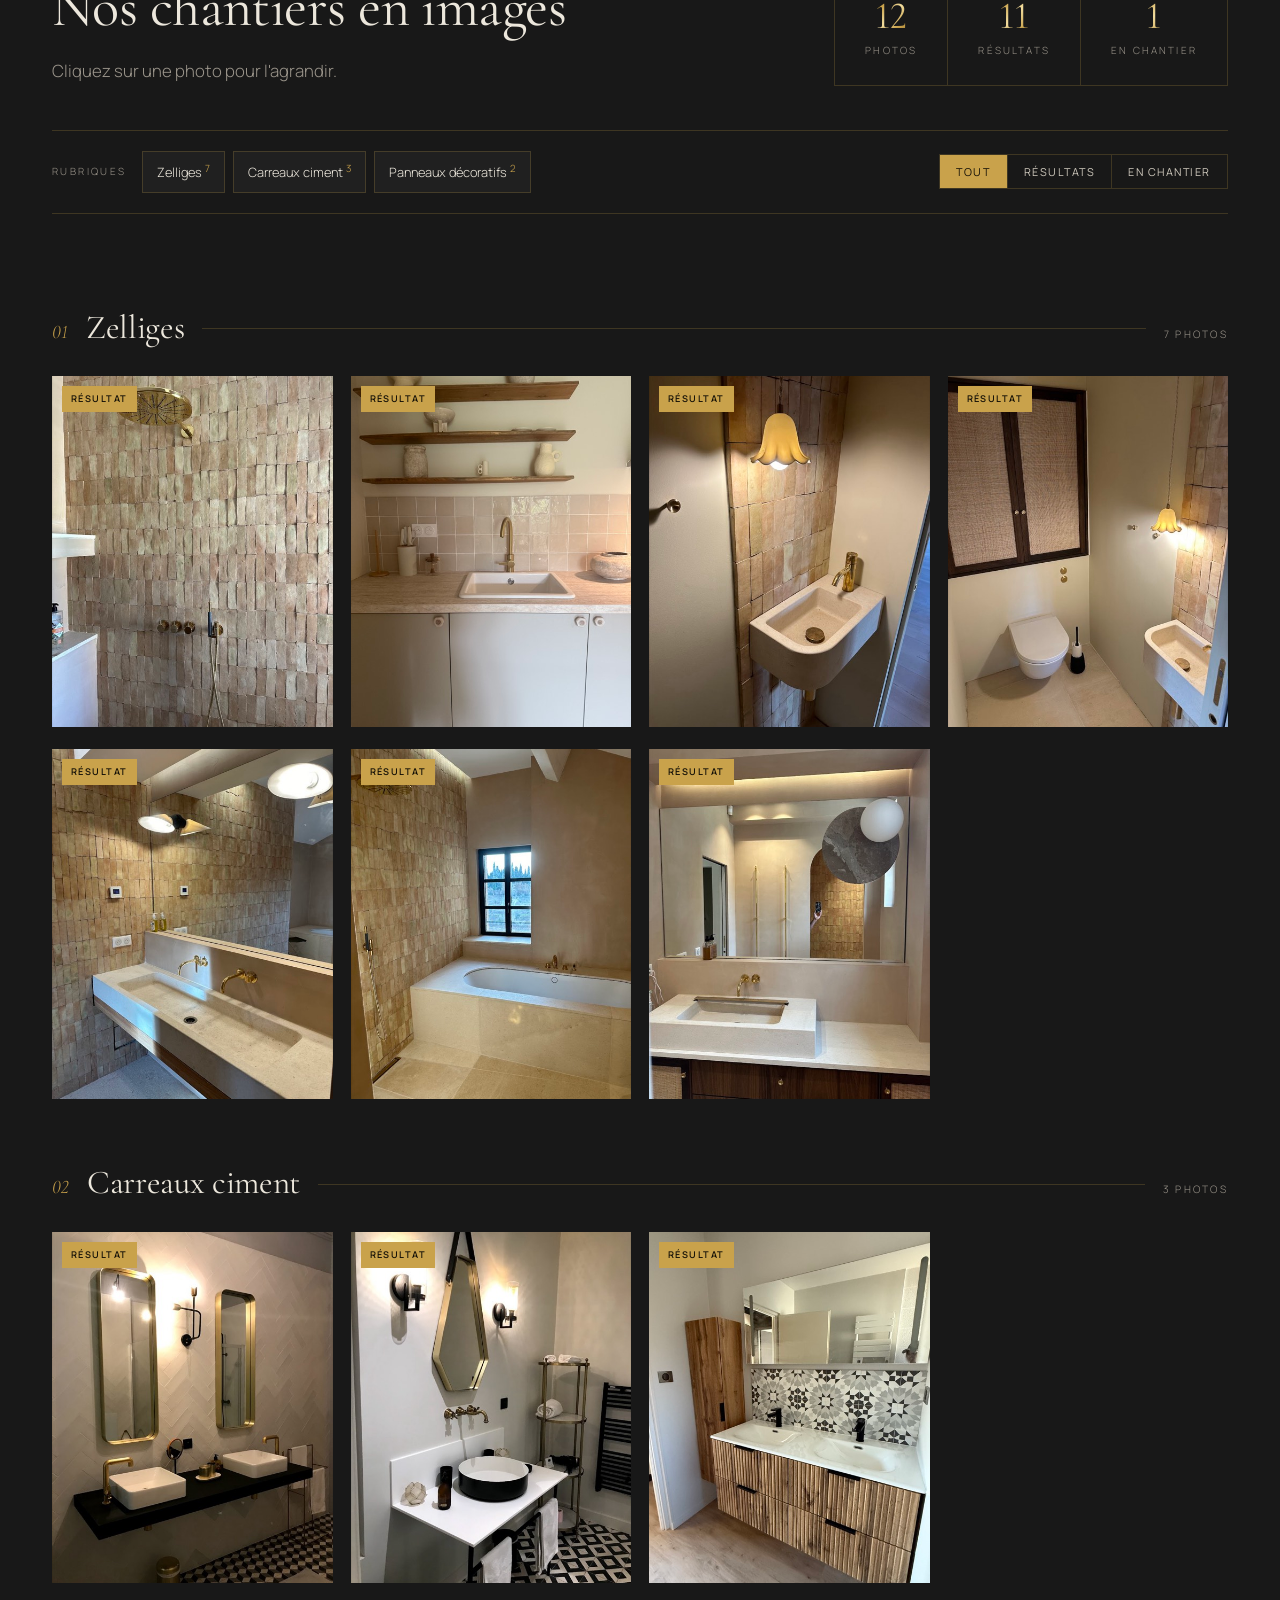
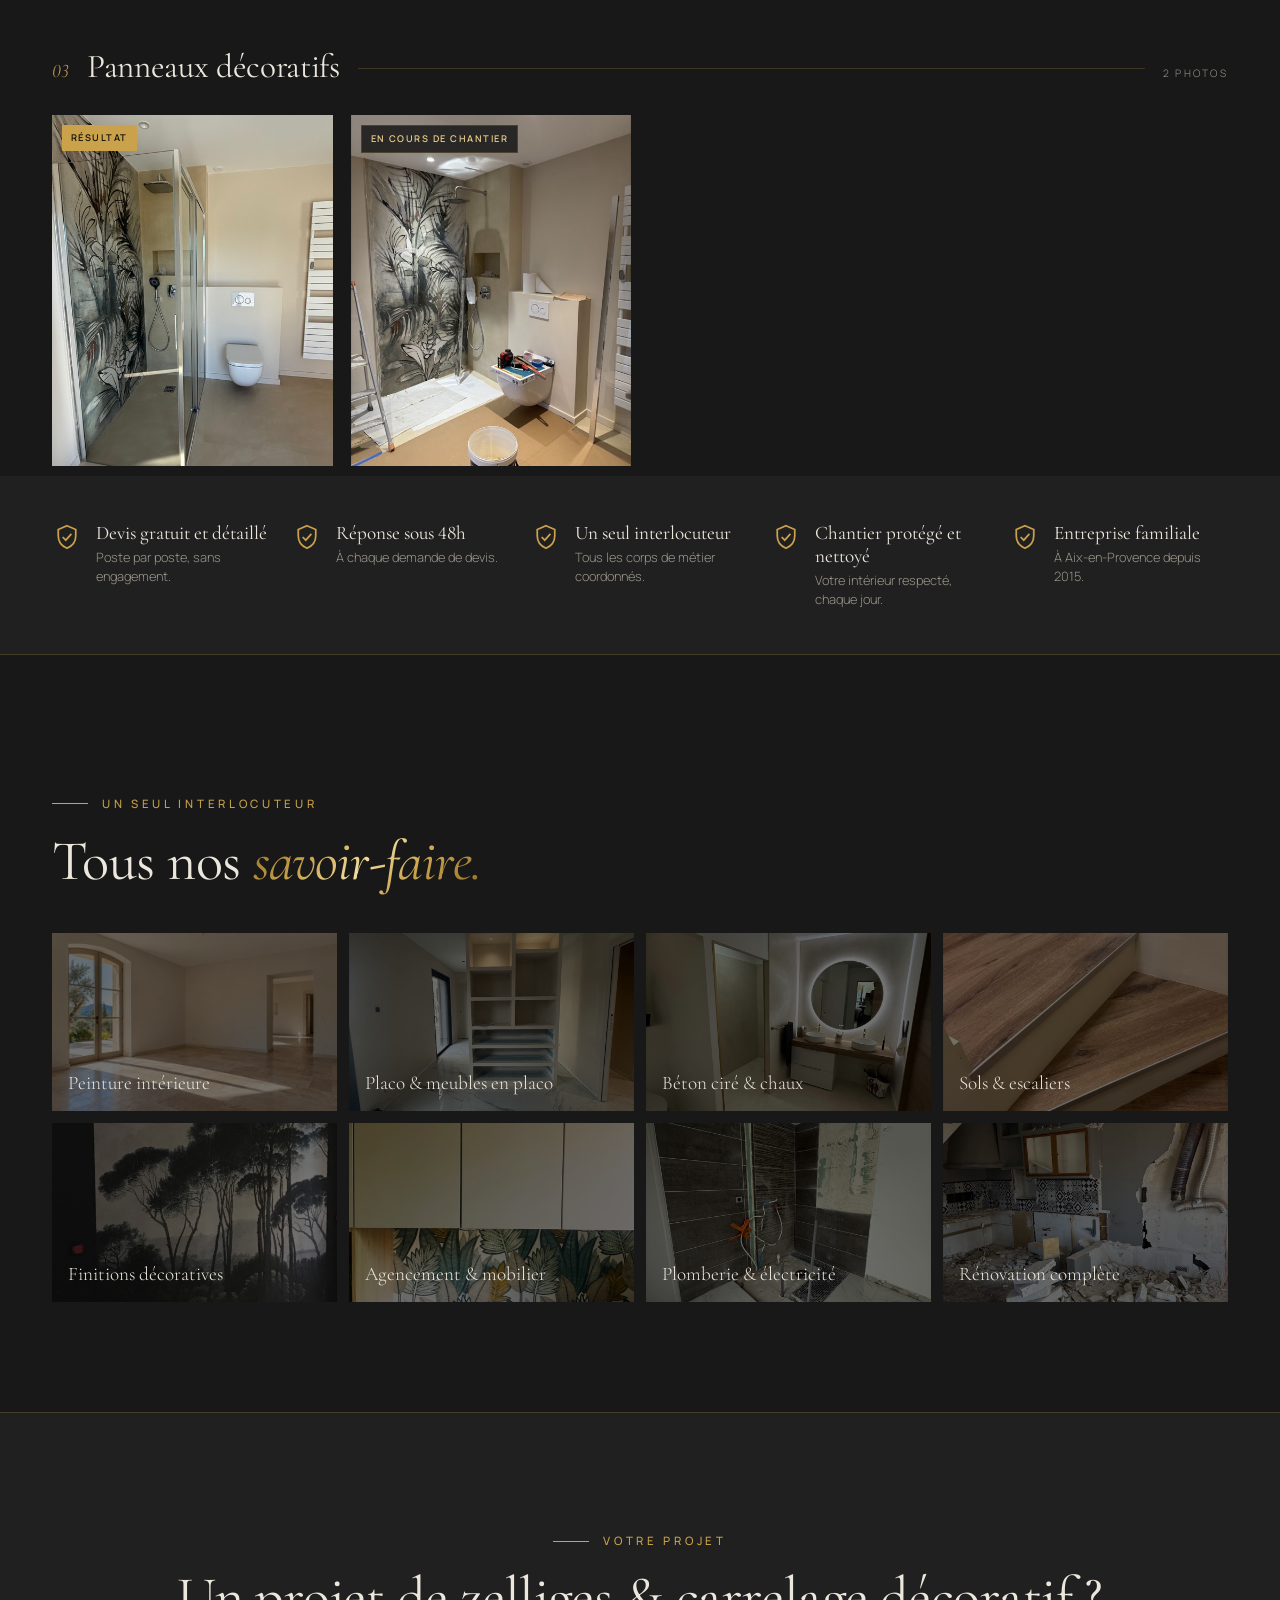
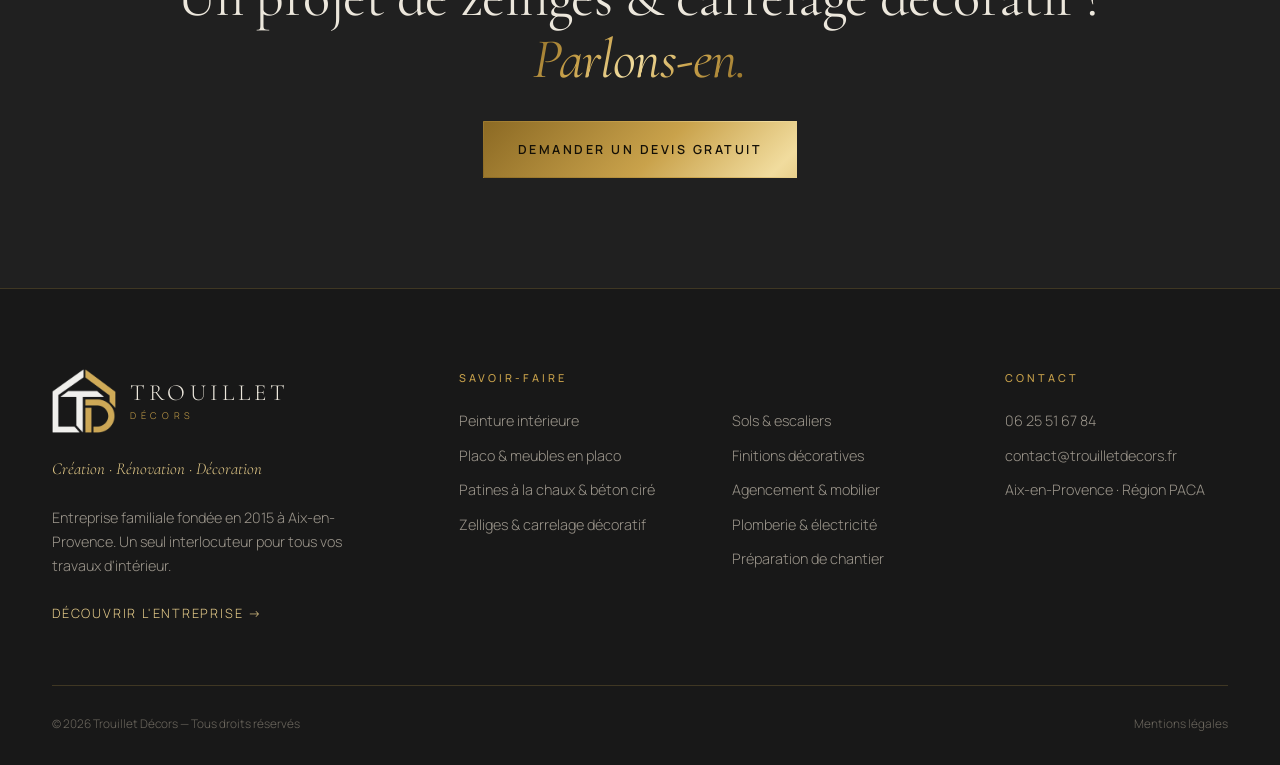
<file: zelliges-carrelage-aix-en-provence.html>
<!doctype html>
<html lang="fr">
<head>
<meta charset="utf-8">
<script>document.documentElement.classList.add('js')</script>
<meta name="viewport" content="width=device-width, initial-scale=1, viewport-fit=cover">
<meta name="theme-color" content="#181818">
<title>Pose de zelliges &amp; carreaux ciment à Aix-en-Provence — Trouillet Décors</title>
<meta name="description" content="Pose de zelliges, carreaux ciment et panneaux décoratifs pour salles de bains, douches, cuisines et crédences à Aix-en-Provence.">
<link rel="canonical" href="https://www.trouilletdecors.fr/zelliges-carrelage-aix-en-provence.html">
<meta property="og:title" content="Pose de zelliges &amp; carreaux ciment à Aix-en-Provence">
<meta property="og:description" content="Pose de zelliges, carreaux ciment et panneaux décoratifs pour salles de bains, douches, cuisines et crédences à Aix-en-Provence.">
<meta property="og:image" content="https://www.trouilletdecors.fr/images/zelliges/full/zelliges-07.jpg">
<script type="application/ld+json">[{"@context": "https://schema.org", "@type": "Service", "name": "Pose de zelliges & carreaux ciment à Aix-en-Provence", "serviceType": "Zelliges & carrelage décoratif", "description": "Pose de zelliges, carreaux ciment et panneaux décoratifs pour salles de bains, douches, cuisines et crédences à Aix-en-Provence.", "areaServed": [{"@type": "City", "name": "Aix-en-Provence"}, {"@type": "AdministrativeArea", "name": "Provence-Alpes-Côte d'Azur"}], "provider": {"@type": "HomeAndConstructionBusiness", "name": "Trouillet Décors", "telephone": "+33625516784", "email": "contact@trouilletdecors.fr", "url": "https://www.trouilletdecors.fr/", "address": {"@type": "PostalAddress", "addressLocality": "Aix-en-Provence", "postalCode": "13100", "addressCountry": "FR"}}, "url": "https://www.trouilletdecors.fr/zelliges-carrelage-aix-en-provence.html"}, {"@context": "https://schema.org", "@type": "BreadcrumbList", "itemListElement": [{"@type": "ListItem", "position": 1, "name": "Accueil", "item": "https://www.trouilletdecors.fr/"}, {"@type": "ListItem", "position": 2, "name": "Savoir-faire", "item": "https://www.trouilletdecors.fr/realisations.html"}, {"@type": "ListItem", "position": 3, "name": "Zelliges & carrelage décoratif", "item": "https://www.trouilletdecors.fr/zelliges-carrelage-aix-en-provence.html"}]}]</script>
<link rel="preconnect" href="https://fonts.googleapis.com">
<link rel="preconnect" href="https://fonts.gstatic.com" crossorigin>
<link href="https://fonts.googleapis.com/css2?family=Cormorant+Garamond:ital,wght@0,400;0,500;0,600;1,400&family=Manrope:wght@300;400;500;600&display=swap" rel="stylesheet">
<link rel="icon" type="image/png" href="images/logo/favicon-64.png">
<link rel="apple-touch-icon" href="images/logo/apple-touch-icon.png">
<link rel="stylesheet" href="site.css?v=202610281154">
</head>
<body>
<div class="progress" aria-hidden="true"></div>

<header id="top">
  <div class="wrap nav">
    <a href="index.html" class="logo" aria-label="Trouillet Décors — accueil">
      <img class="logo-img" src="images/logo/logo-td-160.png" alt="" width="160" height="160">
      <span class="logo-txt">TROUILLET<small>DÉCORS</small></span>
    </a>
    <nav class="menu" id="menu">
      <a href="entreprise.html">L'entreprise</a>
      <a href="index.html#projets">Projets</a>
      <a href="index.html#savoir-faire">Savoir-faire</a>
      <a href="index.html#methode">Méthode</a>
      <a href="realisations.html">Réalisations</a>
      <a href="index.html#contact" class="btn btn-gold">Devis gratuit</a>
      <div class="menu-foot"><a href="tel:+33625516784">06 25 51 67 84</a><span>Aix-en-Provence & PACA</span></div>
    </nav>
    <nav class="quick" aria-label="Accès rapide"><a href="entreprise.html">L'entreprise</a><a href="realisations.html">Réalisations</a></nav>
    <button class="burger" id="burger" aria-label="Menu"><span></span><span></span><span></span></button>
  </div>
</header>

<section class="page-hero svc-hero" style="--img:url('images/zelliges/full/zelliges-07.jpg')">
  <div class="bg"></div>
  <div class="wrap">
    <nav class="crumb rv" aria-label="Fil d'Ariane"><a href="index.html">Accueil</a> &nbsp;/&nbsp; <a href="realisations.html">Savoir-faire</a> &nbsp;/&nbsp; Zelliges &amp; carrelage décoratif</nav>
    <span class="eyebrow rv d1">Savoir-faire 04 · Aix-en-Provence</span>
    <h1 class="rv d1">Zelliges &amp; carrelage décoratif <em class="gold">à Aix-en-Provence.</em></h1>
    <p class="rv d2">Le charme de l&#x27;artisanat dans vos salles de bains, cuisines et crédences.</p>
    <div class="hero-ctas rv d3"><a href="index.html#contact" class="btn btn-gold">Demander un devis gratuit</a><a href="#galerie" class="btn btn-ghost">Voir nos réalisations</a></div>
  </div>
</section>

<section class="svc-intro">
  <div class="wrap">
    <div class="svc-grid">
      <div>
        <span class="eyebrow rv">Notre savoir-faire</span>
        <h2 class="rv d1">Zelliges &amp; carrelage décoratif, <em class="gold">dans les règles de l'art.</em></h2>
        <p class="lead rv d2">Les zelliges, avec leurs nuances et leurs irrégularités, demandent une pose experte pour révéler tout leur éclat. Nous les posons en douche, en crédence ou en pan de mur, associés à une robinetterie laiton, à des plans en pierre ou à du bois.</p><p class="lead rv d2">Nous posons aussi les carreaux ciment et les carreaux à motifs, en sol comme en mur, ainsi que les panneaux décoratifs grand format qui habillent une douche d&#x27;un seul tenant.</p>
      </div>
      <aside class="svc-box rv d2">
        <h3>Nos prestations</h3>
        <ul class="check"><li>Pose de zelliges en douche et en crédence</li><li>Carreaux ciment et carreaux à motifs</li><li>Panneaux décoratifs grand format</li><li>Salles de bains complètes</li><li>Crédences de cuisine</li><li>WC et lave-mains</li></ul>
        <p class="svc-zone"><b>Zone d'intervention</b>Aix-en-Provence, Le Tholonet, Puyricard, Éguilles, Venelles, Luynes, Meyreuil, Gardanne, Bouc-Bel-Air et alentours.</p>
        <a href="index.html#contact" class="btn btn-gold">Demander un devis</a>
      </aside>
    </div>
  </div>
</section>

<div class="svc-gallery" id="galerie">
  <section class="cat-intro">
    <div class="wrap">
      <div class="cat-intro-grid">
        <div><span class="eyebrow">Réalisations</span><h2>Nos chantiers en images</h2><p class="lead">Cliquez sur une photo pour l'agrandir.</p></div>
        <ul class="cat-stats"><li><b class="gold">12</b><span>Photos</span></li><li><b class='gold'>11</b><span>Résultats</span></li><li><b class='gold'>1</b><span>En chantier</span></li></ul>
      </div>
      <div class="cat-tools"><div class='jump'><small>Rubriques</small><a href="#g0" data-jump="g0">Zelliges <sup>7</sup></a><a href="#g1" data-jump="g1">Carreaux ciment <sup>3</sup></a><a href="#g2" data-jump="g2">Panneaux décoratifs <sup>2</sup></a></div><div class="stage-toggle" role="group" aria-label="Afficher"><button class="on" data-stage="">Tout</button><button data-stage="resultat">Résultats</button><button data-stage="chantier">En chantier</button></div></div>
    </div>
  </section>
      <section class="sub" id="g0">
        <div class="wrap">
          <div class="sub-head"><span class="sub-n">01</span><h3>Zelliges</h3><span class="sub-count">7 photos</span></div>
          <div class="pgrid"><figure class="pc" data-full="images/zelliges/full/zelliges-01.jpg" data-stage="resultat" data-stage-label="Résultat" style="--d:0"><div class="pc-img"><img src="images/zelliges/thumb/zelliges-01.jpg" alt="Douche à l&#x27;italienne en zelliges rosés, robinetterie en laiton brossé" width="525" height="700" loading="lazy"><span class="stage stage-resultat">Résultat</span></div></figure><figure class="pc" data-full="images/zelliges/full/zelliges-04.jpg" data-stage="resultat" data-stage-label="Résultat" style="--d:1"><div class="pc-img"><img src="images/zelliges/thumb/zelliges-04.jpg" alt="Crédence de cuisine en zelliges rosés, étagères en bois et robinet en laiton" width="700" height="525" loading="lazy"><span class="stage stage-resultat">Résultat</span></div></figure><figure class="pc" data-full="images/zelliges/full/zelliges-05.jpg" data-stage="resultat" data-stage-label="Résultat" style="--d:2"><div class="pc-img"><img src="images/zelliges/thumb/zelliges-05.jpg" alt="Lave-mains suspendu devant un mur de zelliges, applique en verre" width="525" height="700" loading="lazy"><span class="stage stage-resultat">Résultat</span></div></figure><figure class="pc" data-full="images/zelliges/full/zelliges-06.jpg" data-stage="resultat" data-stage-label="Résultat" style="--d:3"><div class="pc-img"><img src="images/zelliges/thumb/zelliges-06.jpg" alt="WC suspendu, pan de zelliges et placard aux portes cannées" width="525" height="700" loading="lazy"><span class="stage stage-resultat">Résultat</span></div></figure><figure class="pc" data-full="images/zelliges/full/zelliges-07.jpg" data-stage="resultat" data-stage-label="Résultat" style="--d:4"><div class="pc-img"><img src="images/zelliges/thumb/zelliges-07.jpg" alt="Plan vasque monolithe minéral face à un mur de zelliges ocre" width="525" height="700" loading="lazy"><span class="stage stage-resultat">Résultat</span></div></figure><figure class="pc" data-full="images/zelliges/full/zelliges-08.jpg" data-stage="resultat" data-stage-label="Résultat" style="--d:5"><div class="pc-img"><img src="images/zelliges/thumb/zelliges-08.jpg" alt="Baignoire habillée de pierre claire et pan de zelliges sous la fenêtre" width="525" height="700" loading="lazy"><span class="stage stage-resultat">Résultat</span></div></figure><figure class="pc" data-full="images/zelliges/full/zelliges-09.jpg" data-stage="resultat" data-stage-label="Résultat" style="--d:6"><div class="pc-img"><img src="images/zelliges/thumb/zelliges-09.jpg" alt="Vasque en pierre, miroir rétroéclairé et touche de zelliges" width="525" height="700" loading="lazy"><span class="stage stage-resultat">Résultat</span></div></figure></div>
        </div>
      </section>
      <section class="sub" id="g1">
        <div class="wrap">
          <div class="sub-head"><span class="sub-n">02</span><h3>Carreaux ciment</h3><span class="sub-count">3 photos</span></div>
          <div class="pgrid"><figure class="pc" data-full="images/zelliges/full/zelliges-02.jpg" data-stage="resultat" data-stage-label="Résultat" style="--d:0"><div class="pc-img"><img src="images/zelliges/thumb/zelliges-02.jpg" alt="Double vasque sur plan noir, miroirs laiton et carreaux ciment noir et blanc" width="525" height="700" loading="lazy"><span class="stage stage-resultat">Résultat</span></div></figure><figure class="pc" data-full="images/zelliges/full/zelliges-03.jpg" data-stage="resultat" data-stage-label="Résultat" style="--d:1"><div class="pc-img"><img src="images/zelliges/thumb/zelliges-03.jpg" alt="Vasque noire à poser, miroir hexagonal et sol en carreaux ciment géométriques" width="525" height="700" loading="lazy"><span class="stage stage-resultat">Résultat</span></div></figure><figure class="pc" data-full="images/zelliges/full/zelliges-11.jpg" data-stage="resultat" data-stage-label="Résultat" style="--d:2"><div class="pc-img"><img src="images/zelliges/thumb/zelliges-11.jpg" alt="Crédence en carreaux à motifs étoilés et meuble vasque en bois cannelé" width="700" height="525" loading="lazy"><span class="stage stage-resultat">Résultat</span></div></figure></div>
        </div>
      </section>
      <section class="sub" id="g2">
        <div class="wrap">
          <div class="sub-head"><span class="sub-n">03</span><h3>Panneaux décoratifs</h3><span class="sub-count">2 photos</span></div>
          <div class="pgrid"><figure class="pc" data-full="images/zelliges/full/zelliges-12.jpg" data-stage="resultat" data-stage-label="Résultat" style="--d:0"><div class="pc-img"><img src="images/zelliges/thumb/zelliges-12.jpg" alt="Douche vitrée sur fond de panneau décoratif végétal" width="700" height="525" loading="lazy"><span class="stage stage-resultat">Résultat</span></div></figure><figure class="pc" data-full="images/zelliges/full/zelliges-10.jpg" data-stage="chantier" data-stage-label="En cours de chantier" style="--d:1"><div class="pc-img"><img src="images/zelliges/thumb/zelliges-10.jpg" alt="Panneau décoratif végétal grand format en cours de pose dans la douche" width="525" height="700" loading="lazy"><span class="stage stage-chantier">En cours de chantier</span></div></figure></div>
        </div>
      </section>
</div>

<section class="garanties" id="garanties" hidden></section>
<section class="svc-more">
  <div class="wrap">
    <span class="eyebrow rv">Un seul interlocuteur</span>
    <h2 class="rv d1">Tous nos <em class="gold">savoir-faire.</em></h2>
    <div class="svc-others rv d2"><a href="peinture-aix-en-provence.html" class="svc-other"><img src="images/peinture/thumb/peinture-05.jpg" alt="" loading="lazy"><span>Peinture intérieure</span></a><a href="placo-aix-en-provence.html" class="svc-other"><img src="images/placo/thumb/placo-14.jpg" alt="" loading="lazy"><span>Placo &amp; meubles en placo</span></a><a href="beton-cire-enduit-chaux-aix-en-provence.html" class="svc-other"><img src="images/patines/thumb/patines-04.jpg" alt="" loading="lazy"><span>Béton ciré &amp; chaux</span></a><a href="pose-sols-aix-en-provence.html" class="svc-other"><img src="images/sols/thumb/sols-05.jpg" alt="" loading="lazy"><span>Sols &amp; escaliers</span></a><a href="papier-peint-decoration-aix-en-provence.html" class="svc-other"><img src="images/finitions/thumb/finitions-40.jpg" alt="" loading="lazy"><span>Finitions décoratives</span></a><a href="agencement-sur-mesure-aix-en-provence.html" class="svc-other"><img src="images/agencement/thumb/agencement-01.jpg" alt="" loading="lazy"><span>Agencement &amp; mobilier</span></a><a href="plomberie-electricite-aix-en-provence.html" class="svc-other"><img src="images/plomberie/thumb/plomberie-02.jpg" alt="" loading="lazy"><span>Plomberie &amp; électricité</span></a><a href="renovation-interieure-aix-en-provence.html" class="svc-other"><img src="images/preparation/thumb/preparation-01.jpg" alt="" loading="lazy"><span>Rénovation complète</span></a></div>
  </div>
</section>

<section class="empty-cta">
  <div class="wrap">
    <span class="eyebrow rv">Votre projet</span>
    <h2 class="rv d1">Un projet de zelliges &amp; carrelage décoratif ?<br><em class="gold">Parlons-en.</em></h2>
    <a href="index.html#contact" class="btn btn-gold rv d2">Demander un devis gratuit</a>
  </div>
</section>

<footer>
  <div class="wrap">
    <div class="foot">
      <div>
        <a href="index.html" class="logo"><img class="logo-img" src="images/logo/logo-td-160.png" alt="" width="160" height="160"><span class="logo-txt">TROUILLET<small>DÉCORS</small></span></a>
        <p class="foot-tag">Création · Rénovation · Décoration</p>
        <p>Entreprise familiale fondée en 2015 à Aix-en-Provence. Un seul interlocuteur pour tous vos travaux d'intérieur.</p>
        <p><a href="entreprise.html" class="foot-link">Découvrir l'entreprise &rarr;</a></p>
      </div>
      <div><h4>Savoir-faire</h4><ul><li><a href="peinture-aix-en-provence.html">Peinture intérieure</a></li><li><a href="placo-aix-en-provence.html">Placo & meubles en placo</a></li><li><a href="beton-cire-enduit-chaux-aix-en-provence.html">Patines à la chaux & béton ciré</a></li><li><a href="zelliges-carrelage-aix-en-provence.html">Zelliges & carrelage décoratif</a></li></ul></div>
      <div><h4>&nbsp;</h4><ul><li><a href="pose-sols-aix-en-provence.html">Sols & escaliers</a></li><li><a href="papier-peint-decoration-aix-en-provence.html">Finitions décoratives</a></li><li><a href="agencement-sur-mesure-aix-en-provence.html">Agencement & mobilier</a></li><li><a href="plomberie-electricite-aix-en-provence.html">Plomberie & électricité</a></li><li><a href="renovation-interieure-aix-en-provence.html">Préparation de chantier</a></li></ul></div>
      <div><h4>Contact</h4><ul><li><a href="tel:+33625516784">06 25 51 67 84</a></li><li><a href="mailto:contact@trouilletdecors.fr">contact@trouilletdecors.fr</a></li><li>Aix-en-Provence · Région PACA</li></ul></div>
    </div>
    <div class="legal"><span>© <span id="y"></span> Trouillet Décors — Tous droits réservés</span><span><a href="mentions-legales.html">Mentions légales</a></span></div>
  </div>
</footer>

<a href="tel:+33625516784" class="float-call" aria-label="Appeler"><svg viewBox="0 0 24 24" fill="none" stroke="currentColor" stroke-width="1.8"><path d="M5 4h4l2 5-2.5 1.5a11 11 0 005 5L15 13l5 2v4a2 2 0 01-2 2A16 16 0 013 6a2 2 0 012-2"/></svg></a>

<script src="confiance.js?v=202610281154"></script>
<script src="site.js?v=202610281154"></script>
</body>
</html>
</file>
<file: site.css>
:root{
  --black:#181818;
  --ink:#202020;
  --panel:#2a2a2a;
  --line:rgba(201,162,75,.22);
  --gold:#c9a24b;
  --gold-light:#e6cc8a;
  --gold-grad:linear-gradient(135deg,#8c6a24 0%,#c9a24b 30%,#f1dc9e 50%,#c9a24b 70%,#8c6a24 100%);
  --text:#ece7dc;
  --muted:#9a948a;
  --serif:'Cormorant Garamond',Georgia,serif;
  --sans:'Manrope',system-ui,sans-serif;
  --max:1240px;
}
*{box-sizing:border-box;margin:0;padding:0}
html{scroll-behavior:smooth}
body{background:var(--black);color:var(--text);font-family:var(--sans);font-weight:300;line-height:1.7;-webkit-font-smoothing:antialiased;overflow-x:hidden}
img{display:block;max-width:100%}
a{color:inherit;text-decoration:none}
.wrap{max-width:var(--max);margin:0 auto;padding:0 32px}
.gold{background:var(--gold-grad);-webkit-background-clip:text;background-clip:text;color:transparent}
.eyebrow{font-size:.72rem;letter-spacing:.32em;text-transform:uppercase;color:var(--gold);font-weight:500;display:inline-flex;align-items:center;gap:14px}
.eyebrow::before{content:"";width:36px;height:1px;background:var(--gold)}
h1,h2,h3{font-family:var(--serif);font-weight:400;line-height:1.1;letter-spacing:-.01em}
h2{font-size:clamp(2.2rem,4.4vw,3.6rem);margin:18px 0 22px}
h2 em,h1 em{font-style:italic}
p.lead{color:var(--muted);font-size:1.05rem;max-width:620px}
section{padding:130px 0;position:relative}

/* Buttons */
.btn{display:inline-flex;align-items:center;gap:12px;padding:17px 34px;font-size:.78rem;letter-spacing:.2em;text-transform:uppercase;font-weight:600;border:1px solid var(--gold);transition:.4s;cursor:pointer;font-family:var(--sans)}
.btn-gold{background:var(--gold-grad);background-size:200% 100%;color:#141007;border-color:transparent}
.btn-gold:hover{background-position:100% 0;box-shadow:0 10px 40px rgba(201,162,75,.25)}
.btn-ghost{color:var(--gold-light);background:transparent}
.btn-ghost:hover{background:rgba(201,162,75,.08)}
.btn svg{width:16px;height:16px}

/* Header */
header{position:fixed;inset:0 0 auto 0;z-index:50;transition:.4s;border-bottom:1px solid transparent}
header.scrolled{background:rgba(24,24,24,.92);backdrop-filter:blur(12px);border-color:var(--line)}
.nav{display:flex;align-items:center;justify-content:space-between;height:92px;transition:.4s}
header.scrolled .nav{height:74px}
.logo{display:flex;align-items:center;gap:14px}
.logo-mark{width:44px;height:44px;border:1px solid var(--gold);display:grid;place-items:center;font-family:var(--serif);font-size:1.5rem;position:relative}
.logo-mark::after{content:"";position:absolute;inset:4px;border:1px solid var(--line)}
.logo-txt{font-family:var(--serif);font-size:1.45rem;letter-spacing:.18em;line-height:1}
.logo-txt small{display:block;font-family:var(--sans);font-size:.58rem;letter-spacing:.5em;color:var(--gold);margin-top:6px}
.menu{display:flex;gap:38px;align-items:center}
.menu a{font-size:.74rem;letter-spacing:.2em;text-transform:uppercase;font-weight:500;color:#cfc9bd;position:relative;transition:.3s}
.menu a:not(.btn)::after{content:"";position:absolute;left:0;bottom:-6px;height:1px;width:0;background:var(--gold);transition:.35s}
.menu a:not(.btn):hover{color:var(--gold-light)}
.menu a:not(.btn):hover::after{width:100%}
.menu .btn{padding:12px 22px}
.burger{display:none;background:none;border:0;width:34px;height:24px;position:relative;cursor:pointer}
.burger span{position:absolute;left:0;right:0;height:1px;background:var(--gold);transition:.3s}
.burger span:nth-child(1){top:2px}.burger span:nth-child(2){top:11px}.burger span:nth-child(3){top:20px}
.burger.open span:nth-child(1){top:11px;transform:rotate(45deg)}
.burger.open span:nth-child(2){opacity:0}
.burger.open span:nth-child(3){top:11px;transform:rotate(-45deg)}

/* Hero */
.hero{min-height:100vh;display:flex;align-items:center;padding:140px 0 100px;overflow:hidden}
.hero-bg{position:absolute;inset:0;background:url('images/correns/full/correns-10.jpg') center/cover;transform:scale(1.08);animation:zoom 18s ease-out forwards}
@keyframes zoom{to{transform:scale(1)}}
.hero::before{content:"";position:absolute;inset:0;z-index:1;background:linear-gradient(90deg,rgba(24,24,24,.97) 0%,rgba(24,24,24,.85) 45%,rgba(24,24,24,.45) 100%),linear-gradient(0deg,var(--black) 0%,transparent 30%)}
.hero .wrap{position:relative;z-index:2;width:100%}
.hero h1{font-size:clamp(3rem,7vw,6.2rem);margin:28px 0 30px;max-width:900px}
.hero p{font-size:1.15rem;color:#bdb6aa;max-width:560px;margin-bottom:46px}
.hero-ctas{display:flex;gap:18px;flex-wrap:wrap}
.hero-side{position:absolute;right:32px;bottom:0;display:flex;flex-direction:column;gap:6px;text-align:right;font-size:.7rem;letter-spacing:.3em;text-transform:uppercase;color:var(--muted)}
.scroll-cue{position:absolute;left:50%;bottom:34px;z-index:2;width:1px;height:60px;background:linear-gradient(var(--gold),transparent);animation:cue 2.2s infinite}
@keyframes cue{0%{transform:scaleY(0);transform-origin:top}50%{transform:scaleY(1);transform-origin:top}51%{transform-origin:bottom}100%{transform:scaleY(0);transform-origin:bottom}}

/* Stats */
.stats{padding:0;margin-top:-1px;border-top:1px solid var(--line);border-bottom:1px solid var(--line);background:var(--ink)}
.stats .wrap{display:grid;grid-template-columns:repeat(4,1fr)}
.stat{padding:46px 20px;text-align:center;border-right:1px solid var(--line)}
.stat:last-child{border-right:0}
.stat b{display:block;font-family:var(--serif);font-weight:400;font-size:3rem;line-height:1}
.stat span{font-size:.7rem;letter-spacing:.24em;text-transform:uppercase;color:var(--muted);display:block;margin-top:12px}

/* Concept */
.concept .wrap{display:grid;grid-template-columns:1.05fr 1fr;gap:90px;align-items:center}
.concept-img{position:relative;aspect-ratio:4/5}
.concept-img img{width:100%;height:100%;object-fit:cover;filter:saturate(.85)}
.concept-img::before{content:"";position:absolute;inset:-22px 22px 22px -22px;border:1px solid var(--gold);z-index:-1}
.badge{position:absolute;right:-30px;bottom:50px;background:var(--black);border:1px solid var(--gold);padding:26px 30px;text-align:center}
.badge b{font-family:var(--serif);font-size:2.6rem;font-weight:400;display:block;line-height:1}
.badge span{font-size:.64rem;letter-spacing:.28em;text-transform:uppercase;color:var(--muted)}
.check{list-style:none;margin:34px 0 44px;display:grid;gap:18px}
.check li{display:flex;gap:18px;align-items:flex-start}
.check li::before{content:"";flex:0 0 8px;height:8px;margin-top:10px;transform:rotate(45deg);background:var(--gold)}
.check strong{font-weight:500;color:var(--text)}
.check span{color:var(--muted)}

/* Services */
.services{background:var(--ink)}
.sec-head{display:flex;justify-content:space-between;align-items:flex-end;gap:40px;margin-bottom:70px;flex-wrap:wrap}
.grid-s{display:grid;grid-template-columns:repeat(4,1fr);border-top:1px solid var(--line);border-left:1px solid var(--line)}
.card{padding:46px 34px 40px;border-right:1px solid var(--line);border-bottom:1px solid var(--line);position:relative;overflow:hidden;transition:.5s;min-height:330px;display:flex;flex-direction:column}
.card::before{content:"";position:absolute;inset:0;background:var(--bg) center/cover;opacity:0;transition:.6s;transform:scale(1.1)}
.card::after{content:"";position:absolute;inset:0;background:linear-gradient(0deg,rgba(24,24,24,.96),rgba(24,24,24,.7));opacity:0;transition:.6s}
.card>*{position:relative;z-index:1}
.card:hover::before{opacity:1;transform:scale(1)}
.card:hover::after{opacity:1}
.num{font-family:var(--serif);font-style:italic;color:var(--gold);font-size:1rem}
.ico{width:46px;height:46px;margin:26px 0 24px;color:var(--gold)}
.card h3{font-size:1.75rem;margin-bottom:14px}
.card p{color:var(--muted);font-size:.92rem}
.card .more{margin-top:auto;padding-top:24px;font-size:.68rem;letter-spacing:.24em;text-transform:uppercase;color:var(--gold);opacity:0;transform:translateY(10px);transition:.4s}
.card:hover .more{opacity:1;transform:none}

/* Clients */
.clients .wrap{display:grid;grid-template-columns:1fr 1fr;gap:2px;background:var(--line);border:1px solid var(--line)}
.client{background:var(--black);padding:70px 60px;position:relative;overflow:hidden}
.client .tag{font-family:var(--serif);font-size:6rem;line-height:1;position:absolute;right:30px;top:20px;color:rgba(201,162,75,.08);font-style:italic}
.client h3{font-size:2.4rem;margin:16px 0 18px}
.client p{color:var(--muted);margin-bottom:26px}
.client ul{list-style:none;display:grid;gap:12px}
.client li{padding-left:28px;position:relative;font-size:.95rem}
.client li::before{content:"";position:absolute;left:0;top:13px;width:14px;height:1px;background:var(--gold)}

/* Process */
.process{background:var(--ink)}
.steps{display:grid;grid-template-columns:repeat(4,1fr);gap:40px;margin-top:70px;position:relative}
.steps::before{content:"";position:absolute;top:36px;left:36px;right:36px;height:1px;background:var(--line)}
.step{position:relative}
.step .dot{width:72px;height:72px;border:1px solid var(--gold);border-radius:50%;display:grid;place-items:center;background:var(--ink);font-family:var(--serif);font-size:1.6rem;color:var(--gold-light);margin-bottom:30px}
.step h3{font-size:1.6rem;margin-bottom:12px}
.step p{color:var(--muted);font-size:.92rem}

/* Gallery */
.gallery-grid{display:grid;grid-template-columns:repeat(4,1fr);grid-auto-rows:260px;grid-auto-flow:dense;gap:14px;margin-top:70px}
.g{position:relative;overflow:hidden;cursor:pointer}
.g img{width:100%;height:100%;object-fit:cover;transition:1s cubic-bezier(.2,.7,.2,1);filter:saturate(.8) brightness(.85)}
.g:hover img{transform:scale(1.07);filter:saturate(1) brightness(.7)}
.g figcaption{position:absolute;left:24px;bottom:22px;right:24px;transform:translateY(12px);opacity:0;transition:.5s}
.g:hover figcaption{transform:none;opacity:1}
.g figcaption small{font-size:.64rem;letter-spacing:.26em;text-transform:uppercase;color:var(--gold)}
.g figcaption b{display:block;font-family:var(--serif);font-weight:400;font-size:1.5rem}
.g.tall{grid-row:span 2}.g.wide{grid-column:span 2}
.g::after{content:"";position:absolute;inset:12px;border:1px solid rgba(230,204,138,0);transition:.5s}
.g:hover::after{border-color:rgba(230,204,138,.5)}

/* Quote band */
.band{padding:120px 0;text-align:center;background:linear-gradient(rgba(24,24,24,.86),rgba(24,24,24,.86)),url('images/correns/full/correns-06.jpg') center/cover fixed;border-top:1px solid var(--line);border-bottom:1px solid var(--line)}
.band blockquote{font-family:var(--serif);font-size:clamp(1.9rem,3.6vw,3rem);font-style:italic;max-width:950px;margin:0 auto;line-height:1.3}
.band .sig{margin-top:30px;font-size:.72rem;letter-spacing:.3em;text-transform:uppercase;color:var(--gold)}

/* Zone */
.zone .wrap{display:grid;grid-template-columns:1fr 1fr;gap:90px;align-items:center}
.towns{display:flex;flex-wrap:wrap;gap:10px;margin-top:34px}
.towns span{border:1px solid var(--line);padding:9px 18px;font-size:.82rem;color:#cfc9bd;transition:.3s}
.towns span:hover{border-color:var(--gold);color:var(--gold-light)}
.towns span.main{border-color:var(--gold);color:var(--gold-light)}
.map{aspect-ratio:1;position:relative;display:grid;place-items:center}
.ring{position:absolute;border:1px solid var(--line);border-radius:50%}
.ring:nth-child(1){inset:0}.ring:nth-child(2){inset:16%}.ring:nth-child(3){inset:32%;border-color:rgba(201,162,75,.45)}
.pulse{width:18px;height:18px;background:var(--gold);border-radius:50%;position:relative;box-shadow:0 0 0 0 rgba(201,162,75,.6);animation:pulse 2.4s infinite}
@keyframes pulse{70%{box-shadow:0 0 0 40px rgba(201,162,75,0)}100%{box-shadow:0 0 0 0 rgba(201,162,75,0)}}
.map-label{position:absolute;top:calc(50% + 26px);font-family:var(--serif);font-size:1.6rem;text-align:center;line-height:1.2}
.map-label small{display:block;font-family:var(--sans);font-size:.62rem;letter-spacing:.3em;color:var(--gold);text-transform:uppercase}
.km{position:absolute;font-size:.62rem;letter-spacing:.2em;color:var(--muted);background:var(--black);padding:0 8px}

/* Contact */
.contact{background:var(--ink);border-top:1px solid var(--line)}
.contact .wrap{display:grid;grid-template-columns:1fr 1.15fr;gap:90px}
.coords{margin-top:40px;display:grid;gap:28px}
.coord{display:flex;gap:20px;align-items:flex-start}
.coord .ci{width:50px;height:50px;border:1px solid var(--line);display:grid;place-items:center;color:var(--gold);flex:0 0 50px}
.coord .ci svg{width:20px;height:20px}
.coord small{display:block;font-size:.66rem;letter-spacing:.26em;text-transform:uppercase;color:var(--muted)}
.coord b{font-weight:400;font-size:1.1rem}
form{background:var(--black);border:1px solid var(--line);padding:56px 50px;display:grid;grid-template-columns:1fr 1fr;gap:26px}
.field{display:flex;flex-direction:column;gap:8px}
.field.full{grid-column:1/-1}
label{font-size:.66rem;letter-spacing:.24em;text-transform:uppercase;color:var(--gold)}
input,select,textarea{background:transparent;border:0;border-bottom:1px solid #423d34;padding:12px 0;color:var(--text);font-family:var(--sans);font-size:1rem;font-weight:300;outline:none;transition:.3s;border-radius:0}
select option{background:var(--ink)}
input:focus,select:focus,textarea:focus{border-color:var(--gold)}
textarea{resize:vertical;min-height:110px}
.chips{display:flex;flex-wrap:wrap;gap:8px}
.chips input{position:absolute;opacity:0;width:1px;height:1px;pointer-events:none}
.chips input:focus-visible+label{outline:2px solid var(--gold);outline-offset:2px}
.chips label{border:1px solid #423d34;padding:8px 16px;cursor:pointer;color:#cfc9bd;font-size:.72rem;letter-spacing:.12em;transition:.3s}
.chips input:checked+label{border-color:var(--gold);color:#141007;background:var(--gold)}
form .btn{grid-column:1/-1;justify-content:center;margin-top:10px}
.form-note{grid-column:1/-1;font-size:.78rem;color:var(--muted);text-align:center}

/* Footer */
footer{padding:80px 0 30px;border-top:1px solid var(--line)}
.foot{display:grid;grid-template-columns:1.6fr 1fr 1fr 1fr;gap:50px;padding-bottom:60px}
.foot h4{font-size:.68rem;letter-spacing:.28em;text-transform:uppercase;color:var(--gold);font-weight:500;margin-bottom:22px}
.foot ul{list-style:none;display:grid;gap:10px}
.foot li,.foot li a{color:var(--muted);font-size:.9rem;transition:.3s}
.foot li a:hover{color:var(--gold-light)}
.foot p{color:var(--muted);font-size:.9rem;margin-top:22px;max-width:340px}
.legal{border-top:1px solid var(--line);padding-top:28px;display:flex;justify-content:space-between;font-size:.74rem;color:#6d685f;flex-wrap:wrap;gap:12px}

/* Floating call */
.float-call{position:fixed;right:24px;bottom:24px;z-index:40;width:58px;height:58px;border-radius:50%;background:var(--gold-grad);display:none;place-items:center;color:#141007;box-shadow:0 10px 30px rgba(0,0,0,.5)}
.float-call svg{width:22px;height:22px}

/* Reveal */
.js .rv{opacity:0;transform:translateY(40px);transition:1s cubic-bezier(.2,.7,.2,1)}
.js .rv.in{opacity:1;transform:none}
.d1{transition-delay:.1s}.d2{transition-delay:.2s}.d3{transition-delay:.3s}

/* Responsive */
@media (max-width:1080px){
  .grid-s{grid-template-columns:repeat(2,1fr)}
  .concept .wrap,.zone .wrap,.contact .wrap{grid-template-columns:1fr;gap:70px}
  .concept-img{max-width:520px}
  .steps{grid-template-columns:repeat(2,1fr);gap:50px}.steps::before{display:none}
  .gallery-grid{grid-template-columns:repeat(2,1fr)}
  .foot{grid-template-columns:1fr 1fr}
  .map{max-width:440px;width:100%;margin:0 auto}
}
@media (max-width:860px){
  .menu{position:fixed;inset:0;background:rgba(24,24,24,.98);flex-direction:column;justify-content:center;gap:34px;opacity:0;pointer-events:none;transition:.4s}
  .menu.open{opacity:1;pointer-events:auto}
  .menu a{font-size:1rem}
  .burger{display:block;z-index:60}
  .stats .wrap{grid-template-columns:repeat(2,1fr)}
  .stat:nth-child(2){border-right:0}.stat:nth-child(-n+2){border-bottom:1px solid var(--line)}
  .clients .wrap{grid-template-columns:1fr}
  .hero-side{display:none}
  .float-call{display:grid}
}
@media (max-width:600px){
  .wrap{padding:0 16px}
  section{padding:90px 0}
  .grid-s,.steps,.foot{grid-template-columns:1fr}
  .gallery-grid{grid-template-columns:1fr;grid-auto-rows:240px}
  .g.wide,.g.tall{grid-column:auto;grid-row:auto}
  .client{padding:50px 26px}
  form{grid-template-columns:1fr;padding:38px 22px}
  .badge{right:-6px;padding:18px 20px}
  .concept-img::before{inset:-12px 12px 12px -12px}
  .logo-txt{font-size:1.15rem}
  .band{background-attachment:scroll}
  .card .more{opacity:1;transform:none}
}

/* ---------- Projets phares ---------- */
.projects{display:grid;grid-template-columns:repeat(4,1fr);gap:14px;margin-top:70px}
.proj{position:relative;aspect-ratio:3/4;overflow:hidden;cursor:pointer;display:block;background:var(--panel)}
.proj img{width:100%;height:100%;object-fit:cover;transition:1.2s cubic-bezier(.2,.7,.2,1);filter:brightness(.78) saturate(.9)}
.proj:hover img{transform:scale(1.06);filter:brightness(.6) saturate(1)}
.proj::before{content:"";position:absolute;inset:0;z-index:1;background:linear-gradient(0deg,rgba(24,24,24,.92) 0%,rgba(24,24,24,0) 55%)}
.proj::after{content:"";position:absolute;inset:12px;z-index:1;border:1px solid rgba(230,204,138,0);transition:.5s}
.proj:hover::after{border-color:rgba(230,204,138,.55)}
.proj-txt{position:absolute;left:26px;right:26px;bottom:24px;z-index:2}
.proj-txt small{font-size:.62rem;letter-spacing:.28em;text-transform:uppercase;color:var(--gold)}
.proj-txt b{display:block;font-family:var(--serif);font-weight:400;font-size:1.65rem;line-height:1.15;margin:6px 0 8px}
.proj-txt span{font-size:.8rem;color:#bdb6aa;display:flex;align-items:center;gap:10px}
.proj-txt span::before{content:"";width:22px;height:1px;background:var(--gold)}
.proj.big{grid-column:span 2;aspect-ratio:auto}

/* ---------- Catégories (accueil) ---------- */
.cats{display:grid;grid-template-columns:repeat(4,1fr);gap:14px;margin-top:14px}
.cat{position:relative;aspect-ratio:4/3;overflow:hidden;display:block}
.cat img{width:100%;height:100%;object-fit:cover;filter:brightness(.55) saturate(.85);transition:1s cubic-bezier(.2,.7,.2,1)}
.cat:hover img{transform:scale(1.07);filter:brightness(.42)}
.cat div{position:absolute;inset:auto 20px 18px 20px}
.cat b{font-family:var(--serif);font-weight:400;font-size:1.3rem;line-height:1.2;display:block}
.cat small{font-size:.6rem;letter-spacing:.24em;text-transform:uppercase;color:var(--gold)}
.center{text-align:center;margin-top:60px}

/* ---------- Page réalisations ---------- */
.page-hero{padding:190px 0 90px;position:relative;overflow:hidden;border-bottom:1px solid var(--line)}
.page-hero .bg{position:absolute;inset:0;background:var(--img) center/cover;filter:brightness(.32) saturate(.8)}
.page-hero .wrap{position:relative}
.page-hero h1{font-size:clamp(2.8rem,6vw,5.2rem);margin:22px 0 22px}
.page-hero p{color:#bdb6aa;max-width:600px;font-size:1.08rem}
.crumb{font-size:.7rem;letter-spacing:.2em;text-transform:uppercase;color:var(--muted);margin-bottom:8px}
.crumb a{color:var(--gold-light)}
.filters-bar{position:sticky;top:74px;z-index:30;background:rgba(24,24,24,.94);backdrop-filter:blur(12px);border-bottom:1px solid var(--line)}
.filters{display:flex;gap:6px;overflow-x:auto;padding:16px 0;scrollbar-width:none}
.filters::-webkit-scrollbar{display:none}
.filters button{flex:0 0 auto;background:transparent;border:1px solid #423d34;color:#cfc9bd;padding:10px 18px;font-family:var(--sans);font-size:.7rem;letter-spacing:.16em;text-transform:uppercase;cursor:pointer;transition:.3s;white-space:nowrap}
.filters button sup{color:var(--gold);margin-left:6px;font-size:.62rem}
.filters button:hover{border-color:var(--gold);color:var(--gold-light)}
.filters button.on{background:var(--gold);border-color:var(--gold);color:#141007}
.filters button.on sup{color:#141007}
.cat-block{padding:90px 0 0;scroll-margin-top:150px}
.cat-block:last-child{padding-bottom:130px}
.cat-head{display:flex;justify-content:space-between;align-items:flex-end;gap:30px;flex-wrap:wrap;margin-bottom:40px;padding-bottom:26px;border-bottom:1px solid var(--line)}
.cat-head h2{font-size:clamp(2rem,3.6vw,3rem);margin:12px 0 0}
.cat-head p{color:var(--muted);max-width:460px;font-size:.95rem}
.masonry{columns:4 260px;column-gap:14px}
.ph{break-inside:avoid;margin-bottom:14px;position:relative;overflow:hidden;cursor:zoom-in;background:var(--panel)}
.ph img{width:100%;height:auto;transition:.9s cubic-bezier(.2,.7,.2,1);filter:saturate(.92)}
.ph:hover img{transform:scale(1.04);filter:saturate(1.05) brightness(.85)}
.ph::after{content:"";position:absolute;inset:10px;border:1px solid rgba(230,204,138,0);transition:.5s;pointer-events:none}
.ph:hover::after{border-color:rgba(230,204,138,.5)}
.see-more{display:flex;justify-content:center;margin-top:30px}
.empty-cta{background:var(--ink);border-top:1px solid var(--line);text-align:center;padding:110px 0}
.empty-cta h2{margin:16px 0 30px}

/* ---------- Visionneuse ---------- */
.lb{position:fixed;inset:0;z-index:100;background:rgba(16,16,16,.97);display:flex;align-items:center;justify-content:center;opacity:0;pointer-events:none;transition:.35s}
.lb.open{opacity:1;pointer-events:auto}
.lb-stage{width:100%;height:100%;display:flex;align-items:center;justify-content:center;padding:80px 90px 50px}
.lb-stage img{max-width:100%;max-height:100%;object-fit:contain;opacity:0;transform:scale(.98);transition:.4s}
.lb-stage img.ready{opacity:1;transform:none}
.lb-top{position:absolute;top:0;left:0;right:0;display:flex;align-items:center;gap:24px;padding:22px 30px;z-index:2}
.lb-title{font-family:var(--serif);font-size:1.4rem}
.lb-count{font-size:.7rem;letter-spacing:.24em;color:var(--gold)}
.lb-close{margin-left:auto;background:none;border:1px solid var(--line);color:var(--gold-light);width:46px;height:46px;font-size:1.6rem;cursor:pointer;transition:.3s}
.lb-close:hover{border-color:var(--gold)}
.lb-nav{position:absolute;top:50%;transform:translateY(-50%);z-index:2;background:rgba(24,24,24,.6);border:1px solid var(--line);color:var(--gold-light);width:54px;height:54px;font-size:2rem;line-height:1;cursor:pointer;transition:.3s}
.lb-nav:hover{border-color:var(--gold);background:rgba(201,162,75,.12)}
.lb-prev{left:22px}.lb-next{right:22px}

@media (max-width:1080px){
  .projects{grid-template-columns:repeat(2,1fr)}
  .proj.big{grid-column:span 2;aspect-ratio:16/10}
  .cats{grid-template-columns:repeat(2,1fr)}
}
@media (max-width:600px){
  .projects{grid-template-columns:1fr}
  .proj.big{grid-column:auto;aspect-ratio:3/4}
  .cats{grid-template-columns:1fr 1fr;gap:8px}
  .cat b{font-size:1.05rem}
  .cat div{inset:auto 12px 10px 12px}
  .masonry{columns:2 140px;column-gap:8px}.ph{margin-bottom:8px}
  .lb-stage{padding:70px 0 70px}
  .lb-nav{top:auto;bottom:12px;transform:none;width:48px;height:48px}
  .lb-top{padding:14px 16px}.lb-title{font-size:1.1rem}
  .page-hero{padding:150px 0 70px}
  .filters-bar{top:74px}
}
.proj-cta{background:radial-gradient(circle at 70% 30%,rgba(201,162,75,.18),transparent 60%),var(--panel);border:1px solid var(--line);min-height:260px}
.proj-cta::before{display:none}
.proj-cta .proj-txt b{font-size:2rem}
[hidden]{display:none!important}
.projects{grid-auto-rows:460px}
.proj,.proj.big{aspect-ratio:auto}
@media (max-width:1080px){.projects{grid-auto-rows:400px}}
@media (max-width:600px){.projects{grid-auto-rows:380px}.proj-cta{min-height:0}}

/* ---------- Réalisations : vue d'ensemble ---------- */
.overview{display:grid;grid-template-columns:repeat(2,1fr);gap:22px}
.ov{display:grid;grid-template-columns:44% 1fr;background:var(--ink);border:1px solid var(--line);transition:.4s;min-height:300px}
.ov:hover{border-color:var(--gold);transform:translateY(-3px);box-shadow:0 20px 50px rgba(0,0,0,.35)}
.ov-img{position:relative;overflow:hidden}
.ov-img img{width:100%;height:100%;object-fit:cover;transition:1s cubic-bezier(.2,.7,.2,1);filter:saturate(.9)}
.ov:hover .ov-img img{transform:scale(1.06)}
.ov-n{position:absolute;left:14px;top:12px;font-family:var(--serif);font-style:italic;font-size:1.4rem;color:var(--gold-light);text-shadow:0 2px 10px rgba(0,0,0,.6)}
.ov-body{padding:30px 30px 26px;display:flex;flex-direction:column}
.ov-body h3{font-size:1.65rem;margin-bottom:10px}
.ov-body p{color:var(--muted);font-size:.88rem;margin-bottom:16px}
.ov-tags{display:flex;flex-wrap:wrap;gap:6px;margin-bottom:20px}
.ov-tags span{font-size:.66rem;letter-spacing:.06em;border:1px solid var(--line);color:#d6cfc2;padding:4px 10px}
.ov-foot{margin-top:auto;display:flex;justify-content:space-between;align-items:center;font-size:.68rem;letter-spacing:.22em;text-transform:uppercase;color:var(--muted);border-top:1px solid var(--line);padding-top:16px}
.ov-go{color:var(--gold)}

/* ---------- Réalisations : vue catégorie ---------- */
.cat-intro{padding:80px 0 40px}
.cat-intro-grid{display:grid;grid-template-columns:1fr auto;gap:60px;align-items:end}
.cat-intro h2{margin:16px 0 18px}
.cat-stats{list-style:none;display:flex;border:1px solid var(--line)}
.cat-stats li{padding:22px 30px;text-align:center;border-right:1px solid var(--line)}
.cat-stats li:last-child{border-right:0}
.cat-stats b{font-family:var(--serif);font-weight:400;font-size:2.4rem;line-height:1;display:block}
.cat-stats span{font-size:.62rem;letter-spacing:.22em;text-transform:uppercase;color:var(--muted)}
.cat-tools{display:flex;justify-content:space-between;align-items:center;gap:20px;flex-wrap:wrap;margin-top:44px;padding:20px 0;border-top:1px solid var(--line);border-bottom:1px solid var(--line)}
.jump{display:flex;flex-wrap:wrap;gap:8px;align-items:center}
.jump small{font-size:.62rem;letter-spacing:.24em;text-transform:uppercase;color:var(--muted);margin-right:8px}
.jump a{font-size:.8rem;padding:8px 14px;background:var(--ink);border:1px solid var(--line);transition:.3s}
.jump a:hover{border-color:var(--gold);color:var(--gold-light)}
.jump sup{color:var(--gold);font-size:.62rem}
.stage-toggle{display:flex;border:1px solid var(--line)}
.stage-toggle button{background:none;border:0;color:#cfc9bd;padding:9px 16px;font-family:var(--sans);font-size:.68rem;letter-spacing:.14em;text-transform:uppercase;cursor:pointer;transition:.3s}
.stage-toggle button+button{border-left:1px solid var(--line)}
.stage-toggle button.on{background:var(--gold);color:#141007}
.sub{padding:56px 0 10px}
.sub-head{display:flex;align-items:baseline;gap:18px;margin-bottom:28px}
.sub-n{font-family:var(--serif);font-style:italic;color:var(--gold);font-size:1.2rem}
.sub-head h3{font-size:clamp(1.6rem,2.6vw,2.2rem)}
.sub-head::after{content:"";flex:1;height:1px;background:var(--line);align-self:center}
.sub-count{order:3;font-size:.64rem;letter-spacing:.22em;text-transform:uppercase;color:var(--muted)}
.pgrid{display:grid;grid-template-columns:repeat(4,1fr);gap:22px 18px}
.pc{cursor:zoom-in}
.pc-img{position:relative;aspect-ratio:4/5;overflow:hidden;background:var(--panel)}
.pc-img img{width:100%;height:100%;object-fit:cover;transition:.9s cubic-bezier(.2,.7,.2,1)}
.pc:hover .pc-img img{transform:scale(1.05)}
.pc-img::after{content:"";position:absolute;inset:10px;border:1px solid rgba(230,204,138,0);transition:.5s}
.pc:hover .pc-img::after{border-color:rgba(230,204,138,.55)}
.stage{position:absolute;left:10px;top:10px;font-size:.58rem;letter-spacing:.16em;text-transform:uppercase;padding:5px 9px;font-weight:600}
.stage-resultat{background:var(--gold);color:#141007}
.stage-chantier{background:rgba(24,24,24,.85);color:var(--gold-light);border:1px solid var(--line)}
.pc figcaption{font-size:.9rem;line-height:1.45;color:#d6cfc2;margin-top:12px;padding-left:14px;border-left:1px solid var(--gold)}
.cat-nav{margin-top:90px;border-top:1px solid var(--line);border-bottom:1px solid var(--line);background:var(--ink)}
.cat-nav .wrap{display:grid;grid-template-columns:1fr auto 1fr;align-items:center;gap:20px;padding-top:34px;padding-bottom:34px}
.cat-nav a small{display:block;font-size:.62rem;letter-spacing:.22em;text-transform:uppercase;color:var(--gold)}
.cat-nav a b{font-family:var(--serif);font-weight:400;font-size:1.4rem}
.cat-nav a:hover b{color:var(--gold-light)}
.cat-nav .r{text-align:right}
.cat-nav-all{border:1px solid var(--gold);color:var(--gold-light);padding:12px 20px;font-size:.68rem;letter-spacing:.2em;text-transform:uppercase}

/* Légende visionneuse */
.lb-cap{position:absolute;left:50%;bottom:18px;transform:translateX(-50%);z-index:2;text-align:center;max-width:min(720px,90vw);background:rgba(24,24,24,.85);border:1px solid var(--line);padding:12px 22px}
.lb-cap p{font-family:var(--serif);font-size:1.25rem;line-height:1.3}
.lb-stage-tag{font-size:.6rem;letter-spacing:.22em;text-transform:uppercase;color:var(--gold)}
.lb-stage{padding-bottom:110px}

@media (max-width:1080px){
  .overview{grid-template-columns:1fr}
  .pgrid{grid-template-columns:repeat(3,1fr)}
  .cat-intro-grid{grid-template-columns:1fr;gap:30px}
}
@media (max-width:600px){
  .ov{grid-template-columns:1fr}
  .ov-img{aspect-ratio:16/10}
  .ov-body{padding:24px 20px}
  .pgrid{grid-template-columns:1fr 1fr;gap:18px 10px}
  .pc figcaption{font-size:.8rem;padding-left:10px}
  .stage{font-size:.5rem;padding:4px 6px;left:6px;top:6px}
  .cat-stats li{padding:16px 18px;flex:1}
  .cat-stats b{font-size:1.9rem}
  .cat-intro{padding:56px 0 20px}
  .cat-nav .wrap{grid-template-columns:1fr 1fr}
  .cat-nav-all{grid-column:1/-1;grid-row:2;text-align:center}
  .cat-nav a b{font-size:1.1rem}
  .lb-cap{bottom:70px;padding:10px 14px}.lb-cap p{font-size:1rem}
  .lb-stage{padding:70px 0 150px}
}
.ov-img img{position:absolute;inset:0}
.ov{min-height:280px}

/* =========================================================
   HÉRO — Villa à Eygalières au premier plan
   ========================================================= */
.hero::before{display:none}
.hero-media{position:absolute;top:0;right:0;bottom:0;width:48%;z-index:0}
.hero-main{width:100%;height:100%;object-fit:cover;object-position:center 40%;animation:zoomIn 14s ease-out both}
@keyframes zoomIn{from{transform:scale(1.08)}to{transform:scale(1)}}
.hero-media{overflow:visible}
.hero-media::before{content:"";position:absolute;inset:0;z-index:1;pointer-events:none;
  background:linear-gradient(90deg,var(--black) 0%,rgba(24,24,24,.55) 18%,rgba(24,24,24,0) 45%),linear-gradient(0deg,rgba(24,24,24,.6) 0%,rgba(24,24,24,0) 30%)}
.hero-inset{position:absolute;left:-110px;bottom:12%;width:clamp(150px,13vw,210px);aspect-ratio:3/4;z-index:2;background:var(--black);border:1px solid var(--gold);padding:7px;box-shadow:0 30px 60px rgba(0,0,0,.45)}
.hero-inset img{width:100%;height:100%;object-fit:cover}
.hero-tag{position:absolute;right:32px;bottom:44px;z-index:2;display:block;background:rgba(24,24,24,.82);backdrop-filter:blur(8px);border:1px solid var(--line);padding:14px 20px;font-family:var(--serif);font-size:1.25rem;line-height:1.25;transition:.3s}
.hero-tag:hover{border-color:var(--gold)}
.hero-tag small{display:block;font-family:var(--sans);font-size:.58rem;letter-spacing:.28em;text-transform:uppercase;color:var(--gold)}
.hero-tag span{display:block;font-family:var(--sans);font-size:.66rem;letter-spacing:.16em;text-transform:uppercase;color:var(--muted);margin-top:4px}
.hero-content{position:relative;z-index:2}
.hero-content h1{font-size:clamp(2.8rem,5vw,4.6rem);max-width:640px}
.hero-content p{max-width:500px}
.hero .scroll-cue{left:26%}

/* Projets remontés */
.projets-home{padding-top:110px}
.projets-home .sec-head{margin-bottom:0}
.cats-title{font-size:clamp(1.5rem,2.4vw,2rem);margin:70px 0 22px;display:flex;align-items:center;gap:20px}
.cats-title::after{content:"";flex:1;height:1px;background:var(--line)}
.projets-home .cats{margin-top:0}

/* Menu : pied (mobile uniquement) */
.menu-foot{display:none}

/* =========================================================
   TABLETTE / MOBILE
   ========================================================= */
@media (max-width:1080px){
  .hero-media{width:52%}
  .hero-inset{display:none}
}
@media (max-width:860px){
  /* En-tête */
  .nav,header.scrolled .nav{height:64px}
  .logo{gap:11px}
  .logo-mark{width:38px;height:38px;font-size:1.3rem}
  .logo-txt{font-size:1.12rem;letter-spacing:.16em}
  .logo-txt small{font-size:.5rem;margin-top:5px}
  /* Menu plein écran */
  .menu{align-items:stretch;justify-content:flex-start;gap:0;padding:100px 24px calc(30px + env(safe-area-inset-bottom));counter-reset:m;overflow-y:auto}
  .menu>a:not(.btn){font-family:var(--serif);font-size:2.1rem;letter-spacing:0;text-transform:none;font-weight:400;color:var(--text);padding:14px 0;border-bottom:1px solid var(--line);display:flex;align-items:baseline;gap:16px;counter-increment:m}
  .menu>a:not(.btn)::before{content:"0" counter(m);font-family:var(--sans);font-size:.7rem;letter-spacing:.2em;color:var(--gold)}
  .menu a:not(.btn)::after{display:none}
  .menu .btn{margin-top:30px;justify-content:center;padding:18px;font-size:.78rem}
  .menu-foot{display:flex;flex-direction:column;gap:6px;margin-top:auto;padding-top:30px;text-align:center}
  .menu-foot a{font-family:var(--serif);font-size:1.6rem;color:var(--gold-light)}
  .menu-foot span{font-size:.66rem;letter-spacing:.24em;text-transform:uppercase;color:var(--muted)}
  .menu.open a{animation:menuIn .5s both}
  @keyframes menuIn{from{opacity:0;transform:translateY(14px)}to{opacity:1;transform:none}}

  /* Héro plein écran, photo d'Eygalières en fond */
  .hero{min-height:100vh;min-height:100svh;align-items:flex-end;padding:96px 0 calc(40px + env(safe-area-inset-bottom))}
  .hero-media{inset:0;width:100%}
  .hero-media::before{background:linear-gradient(180deg,rgba(24,24,24,.6) 0%,rgba(24,24,24,.05) 22%,rgba(24,24,24,.25) 42%,rgba(24,24,24,.9) 68%,var(--black) 100%)}
  .hero-main{object-position:center 30%}
  .hero-tag{top:80px;bottom:auto;right:16px;padding:9px 14px;font-size:1rem}
  .hero-tag span{font-size:.56rem}
  .hero-content h1{font-size:clamp(2.35rem,10.6vw,3.6rem);margin:16px 0 16px;line-height:1.05}
  .hero-content p{font-size:.97rem;line-height:1.6;color:#d3ccbf;margin-bottom:28px}
  .hero-ctas{flex-direction:column;gap:10px}
  .hero-ctas .btn{justify-content:center;width:100%;padding:17px 20px}
  .hero .scroll-cue{display:none}

  .float-call{right:16px;bottom:calc(16px + env(safe-area-inset-bottom));width:54px;height:54px}
  .filters-bar{top:64px}
}

@media (max-width:600px){
  body{font-size:15px}
  section{padding:76px 0}
  .wrap{padding:0 18px}
  h2{font-size:clamp(2rem,8.8vw,2.6rem);margin:14px 0 16px}
  .eyebrow{font-size:.62rem;letter-spacing:.26em;gap:10px}
  .eyebrow::before{width:24px}
  p.lead{font-size:.97rem}
  .sec-head{margin-bottom:34px;gap:6px}
  .btn{padding:16px 24px;font-size:.72rem}
  .center .btn{width:100%;justify-content:center}

  /* Chiffres */
  .stat{padding:26px 10px}
  .stat b{font-size:2.3rem}
  .stat span{font-size:.58rem;letter-spacing:.18em;margin-top:8px}

  /* Projets : carrousel à faire glisser */
  .projets-home{padding-top:70px}
  .projets-home .projects{display:flex;overflow-x:auto;scroll-snap-type:x mandatory;gap:12px;margin:30px -18px 0;padding:0 18px 4px;scrollbar-width:none;-webkit-overflow-scrolling:touch}
  .projets-home .projects::-webkit-scrollbar{display:none}
  .projets-home .proj,.projets-home .proj.big{flex:0 0 82%;height:min(118vw,470px);scroll-snap-align:center;grid-column:auto}
  .projets-home .proj.rv{opacity:1;transform:none}
  .swipe-hint{display:flex}
  .proj-txt{left:20px;right:20px;bottom:20px}
  .proj-txt b{font-size:1.5rem}
  .cats-title{margin:50px 0 16px;font-size:1.45rem}
  .cats{grid-template-columns:1fr 1fr;gap:10px}
  .cat{aspect-ratio:1/1}
  .cat b{font-size:1.05rem}
  .cat small{font-size:.52rem}

  /* L'esprit */
  .concept .wrap{gap:56px}
  .concept-img{aspect-ratio:4/5;margin:0 6px 0 14px}
  .check{margin:26px 0 32px;gap:14px}
  .check li{font-size:.94rem}

  /* Savoir-faire : liste lisible photo + texte */
  .grid-s{border:0;gap:12px}
  .card{display:grid;grid-template-columns:108px 1fr;column-gap:16px;align-content:start;min-height:0;padding:16px 16px 18px;border:1px solid var(--line);background:var(--black)}
  .card>*{grid-column:2}
  .card::before{inset:16px auto 16px 16px;width:108px;opacity:1;transform:none}
  .card::after{display:none}
  .card .ico{display:none}
  .card .num{font-size:.85rem;line-height:1}
  .card h3{font-size:1.35rem;margin:6px 0 6px;line-height:1.15}
  .card p{font-size:.84rem;line-height:1.55}
  .card .more{opacity:1;transform:none;padding-top:10px;font-size:.6rem;letter-spacing:.16em}

  /* Particuliers / pros */
  .client{padding:44px 22px}
  .client h3{font-size:2rem}
  .client .tag{font-size:4rem;right:16px;top:12px}

  /* Méthode : frise verticale */
  .steps{grid-template-columns:1fr;gap:26px;margin-top:40px}
  .steps::before{display:block;left:27px;right:auto;top:10px;bottom:10px;width:1px;height:auto}
  .step{display:grid;grid-template-columns:56px 1fr;column-gap:18px}
  .step .dot{width:56px;height:56px;font-size:1.25rem;margin:0;grid-row:span 2}
  .step h3{font-size:1.45rem;margin:6px 0 4px}
  .step p{font-size:.9rem}

  /* Citation */
  .band{padding:80px 0}
  .band blockquote{font-size:1.55rem}

  /* Zone */
  .zone .wrap{gap:50px}
  .towns{gap:7px}
  .towns span{padding:7px 12px;font-size:.76rem}
  .map{max-width:290px}
  .map-label{font-size:1.3rem}

  /* Contact */
  .contact .wrap{gap:46px}
  .coords{gap:18px;margin-top:30px}
  .coord .ci{width:44px;height:44px;flex-basis:44px}
  .coord b{font-size:1rem;word-break:break-word}
  form{padding:30px 18px;gap:22px}
  input,select,textarea{font-size:16px}
  .chips label{padding:10px 14px;font-size:.7rem}

  /* Pied de page */
  footer{padding:60px 0 calc(90px + env(safe-area-inset-bottom))}
  .foot{grid-template-columns:1fr 1fr;gap:36px 20px;padding-bottom:40px}
  .foot>div:first-child,.foot>div:last-child{grid-column:1/-1}
  .foot>div:nth-child(3) h4{display:none}
  .foot>div:nth-child(3){padding-top:0}
  .legal{flex-direction:column;text-align:center;align-items:center}

  /* Page réalisations */
  .page-hero{padding:120px 0 50px}
  .page-hero h1{font-size:clamp(2.6rem,11vw,3.4rem);margin:14px 0 14px}
  .page-hero p{font-size:.97rem}
  .filters{padding:12px 0}
  .filters button{padding:9px 14px;font-size:.64rem}
  .cat-block{padding-top:64px}
  .cat-head{margin-bottom:28px;padding-bottom:20px}
  .overview{gap:14px}
  .ov-body h3{font-size:1.5rem}
  .cat-tools{margin-top:28px;flex-direction:column;align-items:stretch}
  .jump{flex-wrap:nowrap;overflow-x:auto;margin:0 -18px;padding:0 18px;scrollbar-width:none}
  .jump::-webkit-scrollbar{display:none}
  .jump a{flex:0 0 auto}
  .jump small{display:none}
  .stage-toggle button{flex:1;padding:11px 6px}
  .sub{padding-top:44px}
  .sub-head{margin-bottom:18px;gap:12px}
  .sub-head h3{font-size:1.45rem}
  .cat-nav{margin-top:60px}
}

/* Écrans tactiles : pas d'effets de survol « collants » */
@media (hover:none){
  .g:hover img,.proj:hover img,.cat:hover img,.pc:hover .pc-img img,.ov:hover .ov-img img{transform:none}
  .ov:hover{transform:none;box-shadow:none}
  .card:hover::before{transform:none}
}
@media (prefers-reduced-motion:reduce){
  *{animation:none!important;transition:none!important}
  .rv{opacity:1;transform:none}
}
.swipe-hint{display:none;align-items:center;gap:10px;margin-top:14px;font-size:.6rem;letter-spacing:.22em;text-transform:uppercase;color:var(--muted)}
.swipe-hint span{width:34px;height:1px;background:var(--gold);position:relative;overflow:hidden}
@media (max-width:600px){.swipe-hint{display:flex}}
/* Le flou de l'en-tête est porté par un pseudo-élément : sinon il confinerait le menu plein écran */
header.scrolled{background:transparent;backdrop-filter:none}
header::before{content:"";position:absolute;inset:0;z-index:-1;background:rgba(24,24,24,.92);-webkit-backdrop-filter:blur(12px);backdrop-filter:blur(12px);opacity:0;transition:opacity .4s}
header.scrolled::before{opacity:1}
@media (max-width:600px){.foot>div:nth-child(3){padding-top:42px}}

.menu .btn-gold,.menu .btn-gold:hover{color:#141007}
@media (max-width:860px){
  .menu{background:var(--black)}
  .menu-foot a{border:0;padding:0}
}
/* Héro bureau : fondu propre de la photo vers le fond + lisibilité du menu */
@media (min-width:861px){
  .hero-main{-webkit-mask-image:linear-gradient(90deg,transparent 0,#000 38%);mask-image:linear-gradient(90deg,transparent 0,#000 38%)}
  .hero-media::before{background:linear-gradient(180deg,rgba(24,24,24,.7) 0%,rgba(24,24,24,0) 18%),linear-gradient(0deg,rgba(24,24,24,.55) 0%,rgba(24,24,24,0) 28%)}
  .hero-inset{left:-70px;bottom:7%;width:clamp(140px,11vw,180px)}
}
@media (max-width:600px){
  .cat-tools{flex-wrap:nowrap}
  .jump{min-width:0;width:calc(100% + 36px)}
  .stage-toggle{width:100%}
}
@media (max-width:600px){
  .cat-stats span{letter-spacing:.12em;white-space:nowrap;font-size:.56rem}
  .sub-count{white-space:nowrap}
}

/* Formulaire : anti-spam, consentement, statut */
.hp{position:absolute!important;left:-9999px!important;width:1px;height:1px;opacity:0}
.consent{flex-direction:row!important;align-items:flex-start;gap:12px;text-transform:none;letter-spacing:0;color:var(--muted);font-size:.8rem;line-height:1.5;cursor:pointer}
.consent input{width:18px;height:18px;flex:0 0 18px;margin-top:2px;accent-color:var(--gold);padding:0;border:0}
.consent a{color:var(--gold-light);text-decoration:underline}
.form-status{grid-column:1/-1;padding:14px 18px;font-size:.9rem;border:1px solid var(--line)}
.form-status.ok{border-color:var(--gold);color:var(--gold-light);background:rgba(201,162,75,.08)}
.form-status.err{border-color:#a65a4a;color:#e6b3a6}
.form-status a{text-decoration:underline}
button[disabled]{opacity:.6;cursor:wait}

/* Mentions légales */
.legal-hero{padding:170px 0 60px}
.legal-hero h1{margin-top:18px}
.legal-page{padding:70px 0 120px}
.legal-page .wrap{max-width:860px}
.legal-page section{padding:34px 0;border-bottom:1px solid var(--line)}
.legal-page section:last-child{border-bottom:0}
.legal-page h2{font-size:clamp(1.6rem,3vw,2.1rem);margin:0 0 16px}
.legal-page p{color:#cfc9bd;margin-bottom:14px;font-size:.96rem}
.legal-page a{color:var(--gold-light);text-decoration:underline;text-underline-offset:3px}
.legal-page strong{color:var(--text);font-weight:500}
.todo{background:rgba(201,162,75,.14);border:1px dashed var(--gold);color:var(--gold-light);padding:0 6px;font-size:.88em}
@media (max-width:600px){.legal-hero{padding:120px 0 40px}.legal-page{padding:40px 0 80px}.legal-page section{padding:26px 0}}

/* Logo */
.logo-img{height:50px;width:auto;display:block;transition:.4s}
header.scrolled .logo-img{height:42px}
footer .logo-img{height:64px}
@media (max-width:860px){.logo-img,header.scrolled .logo-img{height:40px}}

/* =========================================================
   CORRECTIFS
   ========================================================= */
/* Chiffres « alignés » : sinon le 1 de Cormorant ressemble à un I */
.stat b,.badge b,.cat-stats b,.step .dot,.sub-n,.num,.ov-n{font-variant-numeric:lining-nums;font-feature-settings:"lnum" 1}
/* Ancres : ne pas passer sous l'en-tête fixe */
section[id],[id^="g"]{scroll-margin-top:70px}
/* Menu bureau compact pour les écrans moyens, burger en dessous de 1100px */
@media (min-width:1101px) and (max-width:1280px){
  .menu{gap:26px}
  .menu a{font-size:.68rem;letter-spacing:.16em}
}
.menu a{white-space:nowrap}
@media (max-width:1100px){
  .burger{display:block;z-index:60}
  .menu{position:fixed;inset:0;background:var(--black);flex-direction:column;align-items:stretch;justify-content:flex-start;gap:0;
    padding:100px max(24px,calc((100vw - 560px)/2)) calc(30px + env(safe-area-inset-bottom));opacity:0;pointer-events:none;transition:opacity .4s;counter-reset:m;overflow-y:auto}
  .menu.open{opacity:1;pointer-events:auto}
  .menu>a:not(.btn){font-family:var(--serif);font-size:2.1rem;letter-spacing:0;text-transform:none;font-weight:400;color:var(--text);padding:14px 0;border-bottom:1px solid var(--line);display:flex;align-items:baseline;gap:16px;counter-increment:m}
  .menu>a:not(.btn)::before{content:"0" counter(m);font-family:var(--sans);font-size:.7rem;letter-spacing:.2em;color:var(--gold)}
  .menu>a:not(.btn)::after{display:none}
  .menu .btn{margin-top:30px;justify-content:center;padding:18px;font-size:.78rem}
  .menu-foot{display:flex;flex-direction:column;gap:6px;margin-top:auto;padding-top:30px;text-align:center}
  .menu-foot a{font-family:var(--serif);font-size:1.6rem;color:var(--gold-light)}
  .menu-foot span{font-size:.66rem;letter-spacing:.24em;text-transform:uppercase;color:var(--muted)}
  .menu.open>*{animation:menuIn .55s cubic-bezier(.2,.7,.2,1) both}
  .menu.open>*:nth-child(2){animation-delay:.05s}.menu.open>*:nth-child(3){animation-delay:.1s}
  .menu.open>*:nth-child(4){animation-delay:.15s}.menu.open>*:nth-child(5){animation-delay:.2s}
  .menu.open>*:nth-child(6){animation-delay:.25s}.menu.open>*:nth-child(7){animation-delay:.3s}
}
@keyframes menuIn{from{opacity:0;transform:translateY(18px)}to{opacity:1;transform:none}}
/* Tablette : boutons du héro côte à côte */
@media (min-width:601px) and (max-width:860px){
  .hero-ctas{flex-direction:row}
  .hero-ctas .btn{width:auto}
}
/* iOS / tactile : fond fixe saccadé -> défilement normal */
@media (hover:none),(max-width:1024px){.band{background-attachment:scroll}}
/* Champs : liste déroulante homogène et remplissage auto sans fond jaune */
select{-webkit-appearance:none;appearance:none;padding-right:28px;cursor:pointer;
  background:url("data:image/svg+xml,%3Csvg xmlns='http://www.w3.org/2000/svg' width='12' height='8' fill='none' stroke='%23c9a24b' stroke-width='1.5'%3E%3Cpath d='M1 1l5 5 5-5'/%3E%3C/svg%3E") no-repeat right 4px center}
input:-webkit-autofill,textarea:-webkit-autofill,select:-webkit-autofill{-webkit-text-fill-color:var(--text);-webkit-box-shadow:0 0 0 1000px var(--black) inset;caret-color:var(--text)}
.legal-page a,.coord b a,.foot li a{overflow-wrap:anywhere}
/* Survol des cartes savoir-faire (page réalisations) conservé malgré l'animation d'apparition */
.js .ov.rv.in:hover{transform:translateY(-4px)}
:focus-visible{outline:2px solid var(--gold);outline-offset:3px}

/* =========================================================
   ANIMATIONS
   ========================================================= */
/* Barre de progression de lecture */
.progress{position:fixed;top:0;left:0;right:0;height:2px;z-index:70;background:var(--gold-grad);transform-origin:0 50%;transform:scaleX(0);pointer-events:none}

/* Intro : logo qui se dessine puis rideau qui s'ouvre */
.intro{display:none}
.js .intro{display:flex;position:fixed;inset:0;z-index:200;background:var(--black);align-items:center;justify-content:center;flex-direction:column;gap:22px;transition:transform .9s cubic-bezier(.7,0,.2,1),visibility 0s .9s}
.intro img{width:84px;height:auto;animation:introLogo 1s cubic-bezier(.2,.7,.2,1) both}
.intro span{width:120px;height:1px;background:var(--gold);transform-origin:left;animation:introLine .9s .25s cubic-bezier(.7,0,.2,1) both}
.intro.done{transform:translateY(-100%);visibility:hidden}
.intro.skip{display:none}
@keyframes introLogo{from{opacity:0;transform:scale(.85) translateY(10px)}to{opacity:1;transform:none}}
@keyframes introLine{from{transform:scaleX(0)}to{transform:scaleX(1)}}

/* Titre du héro : lignes qui montent */
.hero-title .ln{display:block;overflow:hidden;padding-bottom:.1em;margin-bottom:-.1em}
.hero-title .ln>span{display:inline-block}
.js .hero-title .ln>span{transform:translateY(110%)}
.js .hero-title.go .ln>span{animation:lineUp 1.1s cubic-bezier(.2,.8,.2,1) forwards}
.js .hero-title.go .ln:nth-child(2)>span{animation-delay:.14s}
@keyframes lineUp{to{transform:none}}
/* Reflet doré qui balaie le texte */
.shimmer{background-size:250% 100%;animation:shimmer 7s ease-in-out 1.6s infinite}
@keyframes shimmer{0%,100%{background-position:0% 0}50%{background-position:100% 0}}

/* Trait doré des sur-titres qui se dessine */
.js .eyebrow.rv::before,.js .rv .eyebrow::before{width:0;transition:width .9s .35s cubic-bezier(.2,.7,.2,1)}
.js .eyebrow.rv.in::before,.js .rv.in .eyebrow::before{width:36px}
@media (max-width:600px){.js .eyebrow.rv.in::before,.js .rv.in .eyebrow::before{width:24px}}

/* Photos qui se dévoilent en rideau */
.js .wipe{clip-path:inset(0 0 100% 0);transition:clip-path 1.3s cubic-bezier(.7,0,.2,1)}
.js .wipe.in{clip-path:inset(0 0 0 0)}
.js .wipe img{transform:scale(1.15);transition:transform 1.8s cubic-bezier(.2,.7,.2,1)}
.js .wipe.in img{transform:none}
@media (max-width:600px){.js .projets-home .proj.wipe{clip-path:none}.js .projets-home .proj.wipe img{transform:none}}

/* Méthode : la frise se trace, les pastilles apparaissent */
.js .steps::before{transform:scaleX(0);transform-origin:left;transition:transform 1.6s cubic-bezier(.7,0,.2,1)}
.js .steps.in::before{transform:none}
.js .step.rv .dot{transform:scale(.6);opacity:0;transition:transform .8s cubic-bezier(.3,1.5,.5,1),opacity .5s}
.js .step.rv.in .dot{transform:none;opacity:1}
@media (max-width:600px){.js .steps::before{transform:scaleY(0);transform-origin:top}.js .steps.in::before{transform:none}}

/* Boutons dorés : reflet au survol */
.btn{position:relative;overflow:hidden}
.btn-gold::after{content:"";position:absolute;top:0;bottom:0;left:-75%;width:50%;background:linear-gradient(100deg,transparent,rgba(255,255,255,.45),transparent);transform:skewX(-20deg);transition:left .8s}
.btn-gold:hover::after{left:130%}
.btn svg{transition:transform .35s}
.btn:hover svg{transform:translateX(4px)}

/* Bouton d'appel : onde douce */
.float-call::before{content:"";position:absolute;inset:0;border-radius:50%;border:1px solid var(--gold);animation:ring 2.8s ease-out infinite}
@keyframes ring{0%{transform:scale(1);opacity:.8}100%{transform:scale(1.7);opacity:0}}

/* Héro : léger mouvement de la photo au défilement */
.hero-media{will-change:transform}

/* Page réalisations : photos qui arrivent en cascade */
.js .pc{animation:fadeUp .7s cubic-bezier(.2,.7,.2,1) both;animation-delay:calc(var(--d,0) * 60ms)}
.js .ov-tags span{transition:.3s}
.ov:hover .ov-tags span{border-color:rgba(201,162,75,.5)}
@keyframes fadeUp{from{opacity:0;transform:translateY(24px)}to{opacity:1;transform:none}}
/* Visionneuse : ouverture zoomée */
.lb .lb-stage img{transition:opacity .45s,transform .6s cubic-bezier(.2,.7,.2,1)}
.lb.open .lb-top,.lb.open .lb-cap{animation:fadeIn .6s .15s both}
@keyframes fadeIn{from{opacity:0}to{opacity:1}}

/* Mouvement réduit : tout est affiché immédiatement */
@media (prefers-reduced-motion:reduce){
  .js .rv,.js .wipe,.js .wipe img,.js .hero-title .ln>span,.js .step.rv .dot,.js .steps::before{opacity:1;transform:none;clip-path:none}
  .js .intro{display:none}
  .progress{display:none}
}
.js .rv.wipe{opacity:1;transform:none}
.js img.wipe{transform:scale(1.12);transition:clip-path 1.3s cubic-bezier(.7,0,.2,1),transform 1.8s cubic-bezier(.2,.7,.2,1)}
.js img.wipe.in{transform:none}
.js .rv-line.in::before{transform:none}
/* Chiffres alignés partout (numéros de téléphone, compteurs…) */
body{font-variant-numeric:lining-nums;font-feature-settings:"lnum" 1}

/* Fenêtre « Appelez-nous » (ordinateur) */
.call-pop{position:fixed;right:24px;bottom:96px;z-index:45;background:var(--ink);border:1px solid var(--gold);padding:18px 20px;min-width:240px;box-shadow:0 20px 50px rgba(0,0,0,.5);opacity:0;transform:translateY(10px);pointer-events:none;transition:.3s}
.call-pop.open{opacity:1;transform:none;pointer-events:auto}
.call-pop small{display:block;font-size:.6rem;letter-spacing:.24em;text-transform:uppercase;color:var(--gold)}
.call-pop b{display:block;font-family:var(--serif);font-weight:400;font-size:1.8rem;margin:4px 0 12px}
.call-pop-actions{display:flex;gap:8px}
.call-pop-actions>*{flex:1;text-align:center;font-family:var(--sans);font-size:.62rem;letter-spacing:.14em;text-transform:uppercase;padding:10px 8px;border:1px solid var(--line);background:none;color:var(--text);cursor:pointer;transition:.3s}
.call-pop-actions>*:hover{border-color:var(--gold);color:var(--gold-light)}
.call-pop-actions .cp-copy{background:var(--gold);color:#141007;border-color:var(--gold)}
.call-pop-actions .cp-copy:hover{color:#141007}
/* Bouton d'appel visible aussi sur ordinateur */
.float-call{display:grid}

/* =========================================================
   PAGE L'ENTREPRISE
   ========================================================= */
.about-hero{padding:190px 0 100px}
.about-hero h1{margin:16px 0 20px}
.about-story .story-grid{display:grid;grid-template-columns:1fr 1.1fr;gap:80px;align-items:center}
.about-story .lead+.lead{margin-top:16px}

/* Emplacements photo (en attendant les photos de l'équipe) */
.team-photo{position:relative;overflow:hidden;background:var(--ink);border:1px solid var(--line)}
.team-photo.ph-main{aspect-ratio:4/5}
.team-photo.ph-main::before{content:"";position:absolute;inset:-1px;pointer-events:none}
.team-photo.ph-wide{aspect-ratio:21/9}
.team-photo>img{width:100%;height:100%;object-fit:cover}
.ph-empty{position:absolute;inset:0;display:flex;flex-direction:column;align-items:center;justify-content:center;gap:16px;
  background:radial-gradient(circle at 50% 40%,rgba(201,162,75,.12),transparent 65%)}
.ph-empty img{width:70px;opacity:.55}
.ph-empty span{font-size:.62rem;letter-spacing:.26em;text-transform:uppercase;color:var(--muted)}
.story-grid>div:first-child{position:relative}
.story-grid>div:first-child::after{content:"";position:absolute;inset:22px -22px -22px 22px;border:1px solid var(--gold);z-index:-1}

/* Frise */
.timeline{list-style:none;display:grid;grid-template-columns:repeat(3,1fr);gap:40px;margin-top:110px;position:relative;padding-top:34px}
.timeline::before{content:"";position:absolute;top:0;left:0;right:0;height:1px;background:var(--line)}
.timeline li{position:relative}
.timeline li::before{content:"";position:absolute;top:-39px;left:0;width:10px;height:10px;transform:rotate(45deg);background:var(--gold)}
.timeline b{font-family:var(--serif);font-weight:400;font-size:2.3rem;line-height:1;display:block}
.timeline h3{font-size:1.5rem;margin:12px 0 8px}
.timeline p{color:var(--muted);font-size:.93rem}

/* Équipe */
.about-team{background:var(--ink)}
.team-wide{margin-bottom:22px}
.team{display:grid;grid-template-columns:repeat(3,1fr);gap:22px}
.member{background:var(--black);border:1px solid var(--line);padding:38px 32px 34px;position:relative;transition:.4s}
.member:hover{border-color:var(--gold)}
.mono{position:absolute;right:26px;top:18px;font-family:var(--serif);font-style:italic;font-size:4.6rem;line-height:1;color:rgba(201,162,75,.16)}
.member small{font-size:.62rem;letter-spacing:.24em;text-transform:uppercase;color:var(--gold)}
.member h3{font-size:2.2rem;margin:10px 0 2px}
.member .role{font-family:var(--serif);font-style:italic;font-size:1.2rem;color:var(--gold-light);margin-bottom:16px}
.member p:last-child{color:var(--muted);font-size:.92rem}

/* Encart 3D */
.about-3d{padding:110px 0 0}
.d3-box{display:flex;align-items:center;justify-content:space-between;gap:50px;padding:56px 60px;border:1px solid var(--gold);
  background:radial-gradient(circle at 85% 50%,rgba(201,162,75,.14),transparent 55%),var(--ink)}
.d3-box h2{margin:14px 0 14px}
.d3-box .btn{flex:0 0 auto}

/* Engagements */
.values{display:grid;grid-template-columns:repeat(4,1fr);gap:0;margin-top:60px;border-top:1px solid var(--line);border-left:1px solid var(--line)}
.value{padding:36px 30px;border-right:1px solid var(--line);border-bottom:1px solid var(--line)}
.value h3{font-size:1.5rem;margin:12px 0 10px}
.value p{color:var(--muted);font-size:.9rem}

/* Accueil : liens ajoutés */
.concept-ctas{display:flex;align-items:center;gap:28px;flex-wrap:wrap}
.link-arrow{font-size:.72rem;letter-spacing:.2em;text-transform:uppercase;color:var(--gold-light);border-bottom:1px solid var(--line);padding-bottom:4px;transition:.3s}
.link-arrow:hover{border-color:var(--gold)}
.foot-tag{font-family:var(--serif);font-style:italic;color:var(--gold-light)!important;font-size:1.05rem!important}
.foot-link{color:var(--gold-light);font-size:.8rem;letter-spacing:.14em;text-transform:uppercase}
.intro em{font-style:normal;font-size:.62rem;letter-spacing:.32em;text-transform:uppercase;color:var(--muted);animation:fadeIn .8s .5s both}
.menu a[aria-current="page"]{color:var(--gold-light)}

@media (max-width:1080px){
  .about-story .story-grid{grid-template-columns:1fr;gap:60px}
  .story-grid>div:first-child{max-width:480px}
  .team{grid-template-columns:1fr}
  .values{grid-template-columns:1fr 1fr}
  .d3-box{flex-direction:column;align-items:flex-start;padding:44px 36px}
}
@media (max-width:600px){
  .about-hero{padding:130px 0 60px}
  .story-grid>div:first-child{margin-right:12px}
  .story-grid>div:first-child::after{inset:12px -12px -12px 12px}
  .timeline{grid-template-columns:1fr;gap:34px;margin-top:70px;padding:0 0 0 30px}
  .timeline::before{top:6px;bottom:6px;left:4px;right:auto;width:1px;height:auto}
  .timeline li::before{top:10px;left:-30px}
  .timeline b{font-size:1.9rem}
  .team-photo.ph-wide{aspect-ratio:4/3}
  .member{padding:30px 22px 26px}
  .member h3{font-size:1.9rem}
  .about-3d{padding-top:76px}
  .d3-box{padding:34px 22px;gap:26px}
  .d3-box .btn{width:100%;justify-content:center}
  .values{grid-template-columns:1fr}
  .value{padding:28px 22px}
  .concept-ctas{gap:18px}
}

/* Raccourcis « L'entreprise / Réalisations » à côté du burger */
.quick{display:none}
@media (min-width:601px) and (max-width:1100px){
  .quick{display:flex;gap:22px;margin-left:auto;margin-right:26px}
  .quick a{font-size:.68rem;letter-spacing:.18em;text-transform:uppercase;font-weight:500;color:#e6dfd2;padding:6px 0;border-bottom:1px solid transparent;transition:.3s}
  .quick a:hover,.quick a[aria-current="page"]{color:var(--gold-light);border-color:var(--gold)}
}
.menu a[aria-current="page"]::after{width:100%}

/* Accueil : aperçu de l'entreprise */
.about-teaser{background:var(--ink);border-top:1px solid var(--line);border-bottom:1px solid var(--line)}
.teaser-grid{display:grid;grid-template-columns:1.1fr 1fr;gap:80px;align-items:center}
.teaser-grid .lead{margin-bottom:34px}
.teaser-team{display:grid;gap:14px}
.tt{position:relative;display:flex;align-items:baseline;gap:18px;padding:26px 28px;background:var(--black);border:1px solid var(--line);transition:.4s;overflow:hidden}
.tt:hover{border-color:var(--gold);transform:translateX(6px)}
.tt .mono{position:static;font-size:2.6rem;color:var(--gold);opacity:.8;width:36px}
.tt b{font-family:var(--serif);font-weight:400;font-size:1.8rem;line-height:1}
.tt small{margin-left:auto;font-size:.62rem;letter-spacing:.2em;text-transform:uppercase;color:var(--muted);text-align:right}
.js .tt.rv.in:hover{transform:translateX(6px)}
@media (max-width:1080px){.teaser-grid{grid-template-columns:1fr;gap:44px}}
@media (max-width:600px){
  .tt{padding:20px 18px;gap:14px;flex-wrap:wrap}
  .tt .mono{font-size:2rem;width:28px}
  .tt b{font-size:1.5rem}
  .tt small{margin-left:0;width:100%;text-align:left;padding-left:42px;margin-top:-4px}
  .teaser-grid .btn{width:100%;justify-content:center}
}

/* Projet avant / pendant / après */
.ba-steps{display:grid;grid-template-columns:4fr auto 1.4fr auto 6fr;gap:18px;align-items:start}
.ba-arrow{align-self:center;font-family:var(--serif);font-size:2rem;color:var(--gold);padding-top:40px}
.ba-label{display:flex;align-items:baseline;gap:12px;flex-wrap:wrap;margin-bottom:16px;padding-bottom:12px;border-bottom:1px solid var(--line)}
.ba-n{font-family:var(--serif);font-style:italic;color:var(--gold);font-size:1.1rem}
.ba-label b{font-family:var(--serif);font-weight:400;font-size:1.9rem;line-height:1}
.ba-label small{font-size:.6rem;letter-spacing:.2em;text-transform:uppercase;color:var(--muted);width:100%}
.ba-photos{display:grid;gap:10px}
.ba-avant .ba-photos{grid-template-columns:1fr 1fr}
.ba-resultat .ba-photos{grid-template-columns:1fr 1fr 1fr}
.ba-ph{cursor:zoom-in}
.ba-ph img{width:100%;aspect-ratio:4/5;object-fit:cover;transition:.8s cubic-bezier(.2,.7,.2,1)}
.ba-chantier .ba-ph img{aspect-ratio:auto;height:100%;min-height:300px}
.ba-avant .ba-ph img{filter:saturate(.75)}
.ba-ph{overflow:hidden;position:relative}
.ba-ph:hover img{transform:scale(1.05)}
.ba-ph figcaption{font-size:.74rem;color:var(--muted);margin-top:8px;line-height:1.4}
.ba-resultat .ba-label b{color:var(--gold-light)}
@media (max-width:1080px){
  .ba-steps{grid-template-columns:1fr}
  .ba-arrow{transform:rotate(90deg);padding:0;justify-self:center}
  .ba-chantier .ba-ph img{aspect-ratio:16/10;min-height:0}
  .ba-chantier .ba-photos{max-width:420px}
}
@media (max-width:600px){
  .ba-resultat .ba-photos{grid-template-columns:1fr 1fr}
  .ba-label b{font-size:1.6rem}
}

/* =========================================================
   PAGES SAVOIR-FAIRE
   ========================================================= */
.svc-hero{padding:190px 0 100px}
.svc-hero h1{font-size:clamp(2.6rem,5.4vw,4.6rem);margin:16px 0 18px;max-width:900px}
.svc-hero p{margin-bottom:34px}
.crumb a:hover{color:var(--gold)}
.svc-grid{display:grid;grid-template-columns:1.3fr 1fr;gap:70px;align-items:start}
.svc-grid .lead+.lead{margin-top:16px}
.svc-box{background:var(--ink);border:1px solid var(--gold);padding:38px 34px;position:sticky;top:100px}
.svc-box h3{font-size:1.7rem;margin-bottom:6px}
.svc-box .check{margin:18px 0 24px;gap:12px}
.svc-box .check li{font-size:.92rem}
.svc-zone{font-size:.84rem;color:var(--muted);margin-bottom:24px;border-top:1px solid var(--line);padding-top:18px}
.svc-zone b{display:block;font-size:.62rem;letter-spacing:.24em;text-transform:uppercase;color:var(--gold);font-weight:500;margin-bottom:6px}
.svc-box .btn{width:100%;justify-content:center}
.svc-gallery{border-top:1px solid var(--line)}
.svc-gallery .cat-intro{padding-top:90px}
.svc-projects{background:var(--ink);margin-top:90px}
.svc-more{padding-bottom:110px}
.svc-others{display:grid;grid-template-columns:repeat(4,1fr);gap:12px;margin-top:40px}
.svc-other{position:relative;aspect-ratio:16/10;overflow:hidden;display:flex;align-items:flex-end;padding:16px}
.svc-other img{position:absolute;inset:0;width:100%;height:100%;object-fit:cover;filter:brightness(.45);transition:.8s}
.svc-other:hover img{transform:scale(1.06);filter:brightness(.35)}
.svc-other span{position:relative;font-family:var(--serif);font-size:1.2rem;line-height:1.2}
.svc-other::after{content:"";position:absolute;inset:8px;border:1px solid rgba(230,204,138,0);transition:.4s}
.svc-other:hover::after{border-color:rgba(230,204,138,.5)}
@media (max-width:1080px){
  .svc-grid{grid-template-columns:1fr;gap:44px}
  .svc-box{position:static}
  .svc-others{grid-template-columns:repeat(2,1fr)}
}
@media (max-width:600px){
  .svc-hero{padding:130px 0 60px}
  .svc-hero h1{font-size:clamp(2.1rem,9.4vw,3rem)}
  .svc-box{padding:28px 20px}
  .svc-gallery .cat-intro{padding-top:60px}
  .svc-others{gap:8px}
  .svc-other span{font-size:1rem}
}

/* Garanties */
.garanties{padding:46px 0;background:var(--ink);border-bottom:1px solid var(--line)}
.gar-row{display:grid;grid-template-columns:repeat(5,1fr);gap:22px}
.gar{display:flex;gap:14px;align-items:flex-start}
.gar svg{width:30px;height:30px;color:var(--gold);flex:0 0 30px}
.gar b{display:block;font-family:var(--serif);font-weight:400;font-size:1.2rem;line-height:1.2}
.gar span{font-size:.8rem;color:var(--muted);line-height:1.45}
.labels{display:flex;flex-wrap:wrap;gap:30px;align-items:center;justify-content:center;margin-top:34px;padding-top:28px;border-top:1px solid var(--line)}
.labels img{height:56px;width:auto;filter:grayscale(1) brightness(1.6);opacity:.85;transition:.3s}
.labels img:hover{filter:none;opacity:1}
.svc-more{border-top:0}

/* Avis */
.avis{background:var(--ink);border-top:1px solid var(--line)}
.avis-note{display:flex;align-items:center;gap:16px;border:1px solid var(--line);padding:16px 22px}
.avis-note>b{font-family:var(--serif);font-weight:400;font-size:3rem;line-height:1}
.avis-note small{display:block;font-size:.62rem;letter-spacing:.2em;text-transform:uppercase;color:var(--muted);margin-top:4px}
.stars{display:inline-flex;gap:3px;color:var(--gold)}
.stars svg{width:16px;height:16px}
.avis-grid{display:grid;grid-template-columns:repeat(3,1fr);gap:18px;margin-bottom:40px}
.avis-card{background:var(--black);border:1px solid var(--line);padding:30px 28px;display:flex;flex-direction:column;gap:16px}
.avis-card blockquote{font-family:var(--serif);font-style:italic;font-size:1.2rem;line-height:1.45;color:#e6dfd2}
.avis-card figcaption{margin-top:auto;border-top:1px solid var(--line);padding-top:14px;font-size:.84rem}
.avis-card figcaption b{display:block;font-weight:500}
.avis-card figcaption span{color:var(--gold-light);font-size:.78rem}
.avis-card figcaption small{display:block;color:var(--muted);font-size:.72rem}
.avis-cta{display:flex;align-items:center;justify-content:space-between;gap:30px;padding:34px 38px;border:1px solid var(--gold);
  background:radial-gradient(circle at 90% 50%,rgba(201,162,75,.12),transparent 55%),var(--black)}
.avis-cta p{font-family:var(--serif);font-size:1.45rem;line-height:1.35;max-width:620px}
.avis-btns{display:flex;gap:12px;flex-wrap:wrap;flex:0 0 auto}
@media (max-width:1080px){
  .gar-row{grid-template-columns:repeat(3,1fr);row-gap:26px}
  .avis-grid{grid-template-columns:1fr 1fr}
  .avis-cta{flex-direction:column;align-items:flex-start}
}
@media (max-width:600px){
  .garanties{padding:34px 0}
  .gar-row{grid-template-columns:1fr 1fr;gap:20px 14px}
  .gar svg{width:24px;height:24px;flex-basis:24px}
  .gar b{font-size:1.05rem}
  .avis-grid{grid-template-columns:1fr}
  .avis-cta{padding:26px 20px}
  .avis-cta p{font-size:1.2rem}
  .avis-btns,.avis-btns .btn{width:100%;justify-content:center}
}
.gar span{display:block;line-height:1.45;margin-top:3px}
@media (max-width:600px){
  .gar-row{grid-template-columns:1fr;gap:16px}
  .gar{align-items:center}
  .gar b{font-size:1.1rem}
}

/* Sous-titres des photos retirés : seule l'étiquette d'étape reste */
.pc figcaption,.ba-ph figcaption,.lb-cap p{display:none}
.lb-cap{padding:8px 18px}
.lb-stage-tag{font-size:.66rem}
.stage-illustration{background:rgba(24,24,24,.85);color:var(--muted);border:1px dashed var(--line)}
.ba-label{margin-bottom:12px}
/* 9 savoir-faire : grilles en 3 colonnes */
@media (min-width:1081px){
  .grid-s{grid-template-columns:repeat(3,1fr)}
  .projets-home .cats{grid-template-columns:repeat(3,1fr)}
  .projets-home .cat{aspect-ratio:16/9}
}
@media (min-width:601px) and (max-width:1080px){.projets-home .cats{grid-template-columns:repeat(3,1fr)}}
@media (max-width:600px){.projets-home .cat:last-child:nth-child(odd){grid-column:1/-1;aspect-ratio:2/1}}
/* Histoire sans photo : texte en pleine largeur */
.story-grid.story-solo{grid-template-columns:1fr;max-width:860px}
.story-grid.story-solo>div:first-child::after{display:none}
</file>
